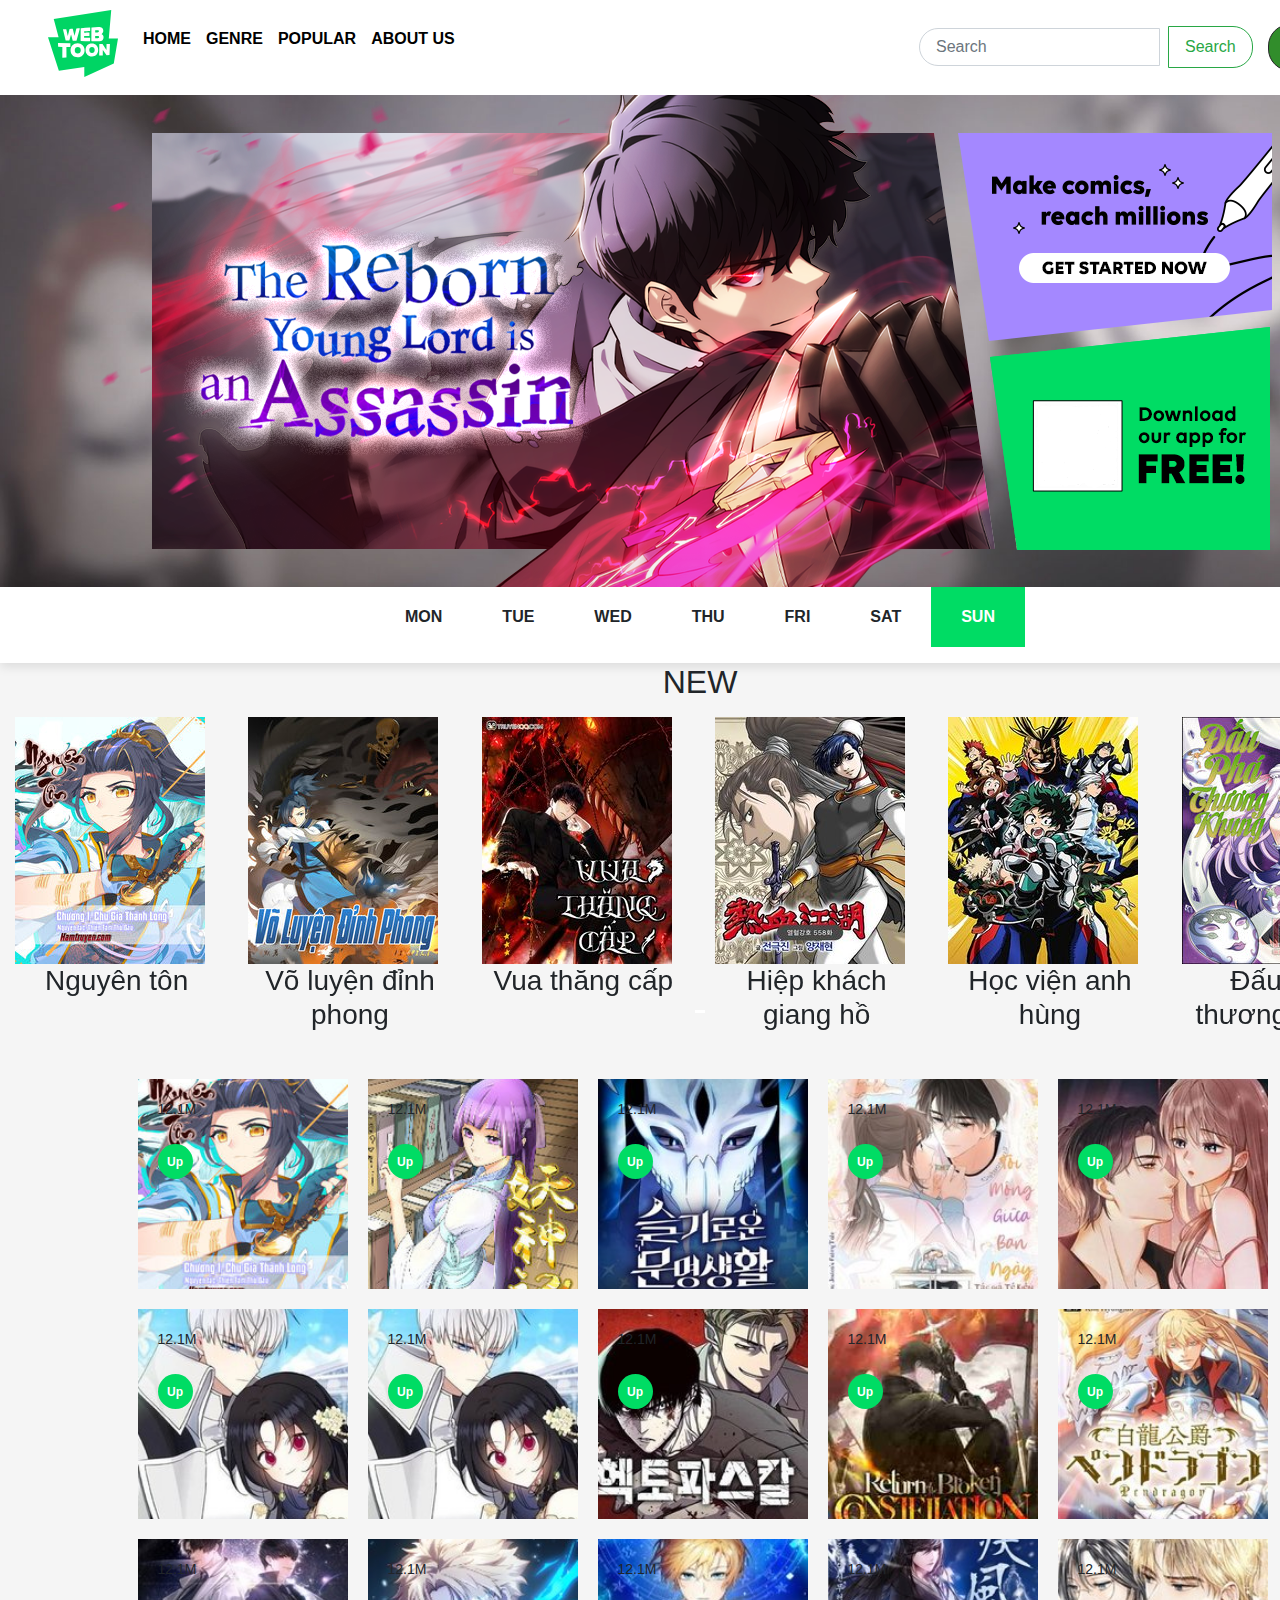
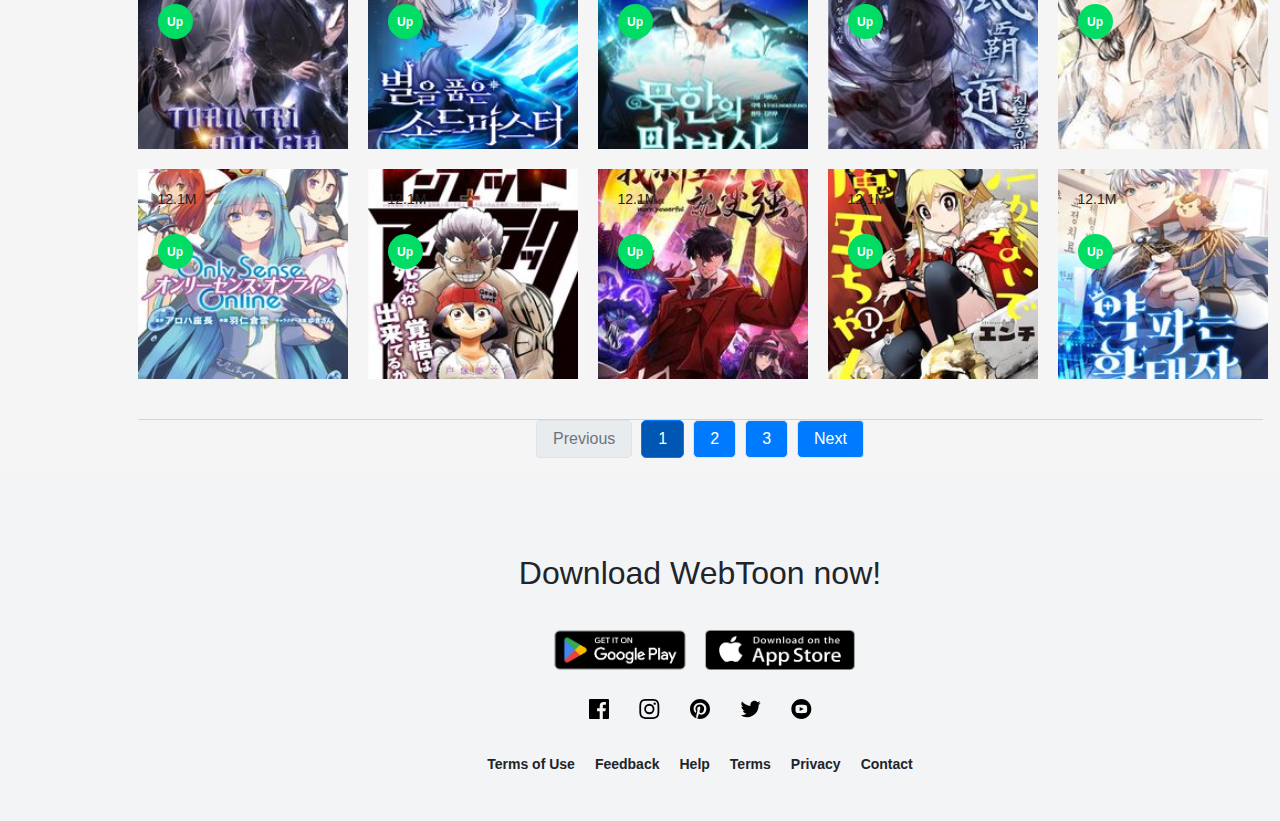
<file: index.html>
<!DOCTYPE html>
<html lang="en">
<head>
    <meta charset="UTF-8">
    <meta name="viewport" content="width=device-width, initial-scale=1.0">
    <link rel="stylesheet" href="https://cdn.jsdelivr.net/npm/bootstrap@4.6.2/dist/css/bootstrap.min.css">
    <script src="https://cdn.jsdelivr.net/npm/jquery@3.7.1/dist/jquery.slim.min.js"></script>
    <script src="https://cdn.jsdelivr.net/npm/popper.js@1.16.1/dist/umd/popper.min.js"></script>
    <script src="https://cdn.jsdelivr.net/npm/bootstrap@4.6.2/dist/js/bootstrap.bundle.min.js"></script>
    <link rel="stylesheet" href="style.css">
    <title>WebToon</title>
    <style>
        .pagination {
            display: flex;
            justify-content: center;
            padding: 0;
            list-style: none;
        }
        .page-item {
            margin: 0 5px;
        }
        .page-link {
            display: block;
            padding: 8px 16px;
            text-decoration: none;
            background-color: #007bff;
            color: white;
            border-radius: 5px;
            transition: background-color 0.3s;
        }
        .page-link:hover {
            background-color: #0056b3;
        }
        .page-item.disabled .page-link {
            background-color: #e9ecef;
            color: #6c757d;
            pointer-events: none;
        }
        .page-item.active .page-link {
            background-color: #0056b3;
            color: white;
            pointer-events: none;
        }
    </style>
</head>
<body>
   <section class="desktop">
        <header>
            <nav class="header-menu">
                <div class="header-menu__left">
                    <h1 class="header-logo"><img src="./images/logo.svg" alt="logo"></h1>
                    <ul class="header-list">
                        <li><a href="original.html">HOME</a></li>
                        <li><a href="genre.html">GENRE</a></li>
                        <li><a href="popular.html">POPULAR</a></li>
                        <li><a href="https://webtoon1.my.canva.site/">ABOUT US</a></li>
                    </ul>
                </div>
                <div class="header-menu__right">
                    <form class="form-inline my-2 my-lg-0">
                        <input class="form-control mr-sm-2" type="search" placeholder="Search" aria-label="Search">
                        <button class="btn btn-outline-success my-2 my-sm-0" type="submit">Search</button>
                    </form>
                   <a href="login.html" class="header-login">Login</a>
                </div>
            </nav>
            <div class="banner">
                <img src="./images/banner.png" alt="banner" class="banner-img">
                <div class="banner-section">
                    <img src="./images/banner-sec-1.png" alt="banner-sec-1" class="banner-sec-1">
                    <img src="./images/banner-sec-2.png" alt="banner-sec-2" class="banner-sec-2">
                </div>
            </div>
        </header>
    <div class="week">
            <ul class="week-list">
                <li>MON</li>
                <li>TUE</li>
                <li>WED</li>
                <li>THU</li>
                <li>FRI</li>
                <li>SAT</li>
                <li class="week-active">SUN</li>
            </ul>
    </div>

    <div style="" class="homepage_suggest">
        <h2>
            <p class="text_list_hot" style="text-align:center; " >
                <i class="fa fa-star" ></i> NEW
            </p>
        </h2>
        <div id="demo" class="carousel slide" data-ride="carousel">

            <!-- Indicators -->
            <ul class="carousel-indicators">
              <li data-target="#demo" data-slide-to="0" class="active" style="color: #d4d4d4 height:; width:1%;"></li>
            </ul>
            
            <!-- The slideshow -->
            <div class="carousel-inner">

                <div class="container-fluid">   
                    <div class="carousel-item active">

                    <div class="row">
                        <div class="col-sm-2 ">
                            <img src="./images/nguyenton.jpg" >
                            <h3 style="text-align:center;">Nguyên tôn</h3>
                        </div>
                        <div class="col-sm-2">
                            <img src="./images/voluyendinhphong.jpg">
                            <h3 style="text-align:center;">Võ luyện đỉnh phong</h3>
                        </div>
                        <div class="col-sm-2">
                            <img src="./images/vuathangcap.jpg">
                            <h3 style="text-align:center;">Vua thăng cấp</h3>
                        </div>
                        <div class="col-sm-2">
                            <img src="./images/hiepkhachgiangho.jpg">
                            <h3 style="text-align:center;">Hiệp khách giang hồ</h3>
                        </div>
                        <div class="col-sm-2">
                            <img src="./images/hocvienanhhung.jpg">
                            <h3 style="text-align:center;">Học viện anh hùng</h3>
                        </div>
                        <div class="col-sm-2">
                            <img src="./images/dauphathuongkhung.jpg">
                            <h3 style="text-align:center;">Đấu phá thương khung</h3>
                        </div>
                        </div>
                    </div>

                    <div class="carousel-item">
                        <div class="row">
                            <div class="col-sm-2">
                                <img src="./images/remonster.jpg">
                                <h3 style="text-align:center;">Re:Monster</h3>
                            </div>
                
                            <div class="col-sm-2">
                                <img src="./images/tenla.jpg">
                                <h3 style="text-align:center;">Murabito Desu Ga Nani Ka?</h3>
                            </div>
                            <div class="col-sm-2">
                                <img src="./images/phongyeuvandao.jpg">
                                <h3 style="text-align:center;">Hiệp khách giang hồ</h3>
                            </div>
                            <div class="col-sm-2">
                                <img src="./images/makechuyen2.jpg">
                                <h3 style="text-align:center;">Ma kể chuyện 2</h3>
                            </div>
                            <div class="col-sm-2">
                                <img src="./images/congnuongsu.jpg">
                                <h3 style="text-align:center;">Công nương sư</h3>
                            </div>
                            <div class="col-sm-2">
                                <img src="./images/anhhungtrolai.jpg">
                                <h3 style="text-align:center;">Anh hùng trở lại</h3>
                            </div>
                        </div>
                    </div>

                    <div class="carousel-item">
                        <div class="row">
                            <div class="col-sm-2">
                                <img src="./images/thanhkiembaothu.jpg">
                                <h3 style="text-align:center;">Thanh kiếm báo thù</h3>
                            </div>
                            <div class="col-sm-2">
                                <img src="./images/chieu-hon-gia-sieu-pham.jpg">
                                <h3 style="text-align:center;">Chiêu hồn giả siêu phàm</h3>
                            </div>
                            <div class="col-sm-2">
                                <img src="./images/mao-hiem-gia-cuoi-cung.jpg">
                                <h3 style="text-align:center;">Mạo hiểm giả cuối cùng</h3>
                            </div>
                            <div class="col-sm-2">
                                <img src="./images/yeu-than-ky.jpg">
                                <h3 style="text-align:center;">Yêu thần ký</h3>
                            </div>
                            <div class="col-sm-2">
                                <img src="./images/toi-da-roi-khoi-to-doi-anh-hung.jpg">
                                <h3 style="text-align:center;">Tôi đã rời khỏi tổ đội anh hùng</h3>
                            </div>
                            <div class="col-sm-2">
                                <img src="./images/bi-mat-cua-co-vo-gyaru.jpg">
                                <h3 style="text-align:center;">Bí mật của cô vợ Gyaru</h3>
                            </div>
                        </div>
                    </div>
                </div>
            </div>
  
            <!-- Left and right controls -->
            <a class="carousel-control-prev" href="#demo" data-slide="prev">
              <span class="carousel-control-prev-icon"></span>
            </a>
            <a class="carousel-control-next" href="#demo" data-slide="next">
              <span class="carousel-control-next-icon"></span>
            </a>
          </div>
    </div>
        <main class="main-content">
           
            <div class="top" class="sto">
                <div class="top-item item item-1">
                    <div class="section-head">
                        
                        <p>12.1M</p>
                        <p class="scan">Up</p>
                    </div>
                    <div class="section-content">
                        <div class="content-head">
                            <h3>Nguyên Tôn</h3>
                            <p>Thiên Tằm Thổ Đậu</p>
                        </div>
                        <p class="content">
                            Truyện tranh Nguyên Tôn được cập nhật nhanh và đầy đủ nhất tại TruyenQQ. Bạn đọc đừng quên để lại bình luận và chia sẻ, ủng hộ TruyenQQ ra các chương mới nhất của truyện Nguyên Tôn.
                        </p>
                    </div>
                </div>
                <div class="top-item item item-2">
                    <div class="section-head">
                        
                        <p>12.1M</p>
                        <p class="scan">Up</p>
                    </div>
                    <div class="section-content">
                        <div class="content-head">
                            <h3>Yêu thần ký</h3>
                            <p>Phát Tiêu Đích Oa Ngưu                            </p>
                        </div>
                        <p class="content">
                            Yêu Thần Vừa Xuất, Ai Dám Tranh Phong                            
                        </p>
                    </div>
                </div>
                <div class="top-item item item-3">
                    <div class="section-head">
                        <p>12.1M</p>
                        <p class="scan">Up</p>
                    </div>
                    <div class="section-content">
                        <div class="content-head">
                            <h3>Nền văn minh Nebula</h3>
                            <p>Wirae1</p>
                        </div>
                        <p class="content">
                            Choi Seong-woon, đạt thứ hạng cao nhất trong trò chơi “Lost World”, hoàn thành xuất sắc mọi thành tích của trò chơi.
                    </div>
                </div>
                <div class="top-item item item-4">
                    <div class="section-head">
                        <p>12.1M</p>
                        <p class="scan">Up</p>
                    </div>
                    <div class="section-content">
                        <div class="content-head">
                            <h3>Mơ về em                           </h3>
                            <p>Tê Kiến                            </p>
                        </div>
                        <p class="content">
                            Cuộc chiến tranh đoạt học bổng diễn ra hừng hực khí thế, ở trước cửa phòng làm việc của thầy chủ nhiệm, Lâm Ngữ Kinh cùng Thẩm Quyện oan gia ngõ hẹp.
                        </p>
                    </div>
                </div>
                <div class="top-item item item-5">
                    <div class="section-head">
                        <p>12.1M</p>
                        <p class="scan">Up</p>
                    </div>
                    <div class="section-content">
                        <div class="content-head">
                            <h3>TỶ PHÚ CHỈ YÊU NGƯỜI VỢ THẾ THÂN CỦA MÌNH</h3>
                            <p>đang cập nhật</p>
                        </div>
                        <p class="content">
                            Ban ngày cô là một nữ giúp việc xấu xí, ban đêm cô cởi bỏ lớp ngụy trang để lộ lộ ra vẻ đẹp, và vào vai cô vợ thế thân cho tỷ phú.
                        </p>
                    </div>
                </div>
                <div class="top-item item item-6">
                    <div class="section-head">
                        <p>12.1M</p>
                        <p class="scan">Up</p>
                    </div>
                    <div class="section-content">
                        <div class="content-head">
                            <h3>Trở Thành Con Gái Nhà Tài Phiệt                            </h3>
                            <p>đang cập nhật</p>
                        </div>
                        <p class="content">
                            Truyện tranh Trở Thành Con Gái Nhà Tài Phiệt được cập nhật nhanh và đầy đủ nhất tại TruyenQQ.
                    </div>
                </div>
                <div class="top-item item item-7">
                    <div class="section-head">
                        <p>12.1M</p>
                        <p class="scan">Up</p>
                    </div>
                    <div class="section-content">
                        <div class="content-head">
                            <h3>Huyền Thoại Tái Xuất   </h3>
                            <p>đang cập nhật</p>
                        </div>
                        <p class="content">
                            Truyện tranh Huyền Thoại Tái Xuất được cập nhật nhanh và đầy đủ nhất tại TruyenQQ.
                    </div>
                </div>
                <div class="top-item item item-8">
                    <div class="section-head">
                        <p>12.1M</p>
                        <p class="scan">Up</p>
                    </div>
                    <div class="section-content">
                        <div class="content-head">
                            <h3>Tàn Tinh Tái Thế
                            </h3>
                            <p>đang cập nhật </p>
                        </div>
                        <p class="content">
                            Hành trình từ một phàm nhân và trở thành thực thể sáng ngang với các vị thần, "Twilight of gods" -  Hoàng hôn của chư thần.
                        </p>
                    </div>
                </div>
                <div class="top-item item item-9">
                    <div class="section-head">
                        <p>12.1M</p>
                        <p class="scan">Up</p>
                    </div>
                    <div class="section-content">
                        <div class="content-head">
                            <h3>Người Chơi Thiết Thụ
                            </h3>
                            <p>đang câph nhật</p>
                        </div>
                        <p class="content">
                            Truyện tranh Người Chơi Thiết Thụ được cập nhật nhanh và đầy đủ nhất tại TruyenQQ. 
                        </p>
                    </div>
                </div>
                <div class="top-item item item-10">
                    <div class="section-head">
                        <p>12.1M</p>
                        <p class="scan">Up</p>
                    </div>
                    <div class="section-content">
                        <div class="content-head">
                            <h3>Công Tước Bạch Long
                            </h3>
                            <p>đang cập nhật</p>
                        </div>
                        <p class="content">
                            Sinh ra là người kế vị của một gia đình quý tộc hạng thấp, Raven Varte bị gán cho tội danh âm mưu nổi dậy chống lại hoàng gia. 
                    </div>
                </div>
                <div class="top-item item item-11">
                    <div class="section-head">
                        <p>12.1M</p>
                        <p class="scan">Up</p>
                    </div>
                    <div class="section-content">
                        <div class="content-head">
                            <h3>Toàn Trí Độc Giả
                            </h3>
                            <p>đang cập nhật</p>
                        </div>
                        <p class="content">
                            Chỉ mình tôi mới biết được kết cục của thế giới này.

                        </p>
                    </div>
                </div>
                <div class="top-item item item-12">
                    <div class="section-head">
                        <p>12.1M</p>
                        <p class="scan">Up</p>
                    </div>
                    <div class="section-content">
                        <div class="content-head">
                            <h3>Tinh Tú Kiếm Sĩ
                            </h3>
                            <p>đang cập nhật</p>
                        </div>
                        <p class="content">                           
                        Truyện tranh Tinh Tú Kiếm Sĩ được cập nhật nhanh và đầy đủ nhất tại TruyenQQ. 
                        </p>
                    </div>
                </div>
                <div class="top-item item item-13">
                    <div class="section-head">
                        <p>12.1M</p>
                        <p class="scan">Up</p>
                    </div>
                    <div class="section-content">
                        <div class="content-head">
                            <h3>Đại Pháp Sư Toàn Năng
                            </h3>
                            <p>đang cập nhật</p>
                        </div>
                        <p class="content">
                            Giấc mơ về sự vô tận của con người giống như một vụ nổ siêu tân tinh lan rộng với tốc độ ánh sáng!

                        </p>
                    </div>
                </div>
                <div class="top-item item item-14">
                    <div class="section-head">
                        <p>12.1M</p>
                        <p class="scan">Up</p>
                    </div>
                    <div class="section-content">
                        <div class="content-head">
                            <h3>Thiên Phong Phách Đạo
                            </h3>
                            <p>đang cập nhật</p>
                        </div>
                        <p class="content">                            
                        Truyện tranh Thiên Phong Phách Đạo được cập nhật nhanh và đầy đủ nhất tại TruyenQQ.
                        </p>
                    </div>
                </div>
                <div class="top-item item item-15">
                    <div class="section-head">
                        <p>12.1M</p>
                        <p class="scan">Up</p>
                    </div>
                    <div class="section-content">
                        <div class="content-head">
                            <h3>Lilien Của Turin
                            </h3>
                            <p>đang cập nhật</p>
                        </div>
                        <p class="content">
                            Câu chuyện tình yêu chữa lành nói không với drama cùng nam chính đẳng cấp mỹ nam
                            “Không sao mà.
                        </p>
                    </div>
                </div>
                <div class="top-item item item-16">
                    <div class="section-head">
                        <p>12.1M</p>
                        <p class="scan">Up</p>
                    </div>
                    <div class="section-content">
                        <div class="content-head">
                            <h3>oso</h3>
                            <p>đang cập nhật</p>
                        </div>
                        <p class="content">
                            Sử dụng hệ thống "Sense", những người chơi sẽ tạo ra các nhân vật độc nhất của họ trong VRMMORPG "Only Sense Online". 
                        </p>
                    </div>
                </div>
                <div class="top-item item item-17">
                    <div class="section-head">
                        <p>12.1M</p>
                        <p class="scan">Up</p>
                    </div>
                    <div class="section-content">
                        <div class="content-head">
                            <h3>Undead Unluck
                            </h3>
                            <p>đang cập nhật</p>
                        </div>
                        <p class="content">
                            Một cô gái có khả năng khiến cho những ai tiếp xúc với cô gặp xui xẻo, tùy theo mức độ tiếp xúc và thời gian mà vận xui lớn hay nhỏ.
                        </p>
                    </div>
                </div>
                <div class="top-item item item-18">
                    <div class="section-head">
                        <p>12.1M</p>
                        <p class="scan">Up</p>
                    </div>
                    <div class="section-content">
                        <div class="content-head">
                            <h3>Càng Đánh Càng Mạnh
                            </h3>
                            <p>đang cập nhật</p>
                        </div>
                        <p class="content">Trong thế giới tương lai, dị thú xâm chiếm trái đất, nhân loại rơi vào nguy cơ bị diệt chủng. 
                        </p>
                    </div>
                </div>
                <div class="top-item item item-19">
                    <div class="section-head">
                        <p>12.1M</p>
                        <p class="scan">Up</p>
                    </div>
                    <div class="section-content">
                        <div class="content-head">
                            <h3>Don't Cry Maou-Chan
                            </h3>
                            <p>đang cập nhật</p>
                        </div>
                        <p class="content">
                            
Truyện tranh Don't Cry Maou-Chan được cập nhật nhanh và đầy đủ nhất tại TruyenQQ. 
                        </p>
                    </div>
                </div>
                <div class="top-item item item-20">
                    <div class="section-head">
                        <p>12.1M</p>
                        <p class="scan">Up</p>
                    </div>
                    <div class="section-content">
                        <div class="content-head">
                            <h3>Hoàng Tử Bán Thuốc
                            </h3>
                            <p>đang cập nhật</p>
                        </div>
                        <p class="content">
                            Truyện cùng tác giả bộ "Bậc Thầy Thiết Kế Điền Trang"
                        </p>
                    </div>
                </div>
            </div>
            <ul class="pagination">
                <li class="page-item disabled"><a class="page-link" href="#" tabindex="-1">Previous</a></li>
                <li class="page-item active"><a class="page-link" href="original.html">1</a></li>
                <li class="page-item"><a class="page-link" href="page2.html">2</a></li>
                <li class="page-item"><a class="page-link" href="page3.html">3</a></li>
                <li class="page-item"><a class="page-link" href="page2.html">Next</a></li>
            </ul>
            
            <script>
                document.addEventListener('DOMContentLoaded', function() {
                    const url = window.location.pathname;
                    const currentPage = url.substring(url.lastIndexOf('/') + 1);
            
                    const prevLink = document.querySelector('.page-item.disabled .page-link');
                    const nextLink = document.querySelector('.pagination .page-item:last-child .page-link');
            
                    switch(currentPage) {
                        case 'original.html':
                            prevLink.parentElement.classList.add('disabled');
                            nextLink.href = '/page2.html';
                            break;
                        case 'page2.html':
                            document.querySelector('.pagination .page-item:nth-child(1) .page-link').href = '/original.html';
                            nextLink.href = '/page3.html';
                            break;
                        case 'page3.html':
                            document.querySelector('.pagination .page-item:nth-child(1) .page-link').href = '/page2.html';
                            nextLink.parentElement.classList.add('disabled');
                            break;
                        default:
                            prevLink.href = '#';
                            nextLink.href = '#';
                    }
            
                    document.querySelectorAll('.page-item').forEach(item => {
                        if (item.querySelector('.page-link').getAttribute('href').includes(currentPage)) {
                            item.classList.add('active');
                        }
                    });
                });
            </script>
        </main>
        
        <footer class="footer">
            <div class="footer-app">
                <h2>Download WebToon now!</h2>
                <div class="app-flex">
                    <img src="./images/gg-play.png" alt="google-play">
                    <img src="./images/appstore.png" alt="app-store">
                </div>
            </div>
            <div class="footer-icon">
                <svg xmlns="http://www.w3.org/2000/svg" width="20" height="20">
                    <path fill="#FFF"
                        d="M18.896 0H1.104C.494 0 0 .494 0 1.104v17.793C0 19.506.494 20 1.104 20h9.58v-7.745H8.076V9.237h2.606V7.01c0-2.583 1.578-3.99 3.883-3.99 1.104 0 2.052.082 2.329.119v2.7h-1.598c-1.254 0-1.496.597-1.496 1.47v1.928h2.989l-.39 3.018h-2.6V20h5.098c.608 0 1.102-.494 1.102-1.104V1.104C20 .494 19.506 0 18.896 0z" />
                </svg>
                <svg xmlns="http://www.w3.org/2000/svg" width="21" height="20">
                    <path fill="#FFF"
                        d="M10.333 1.802c2.67 0 2.987.01 4.042.059 2.71.123 3.976 1.409 4.1 4.099.048 1.054.057 1.37.057 4.04 0 2.672-.01 2.988-.058 4.042-.124 2.687-1.386 3.975-4.099 4.099-1.055.048-1.37.058-4.042.058-2.67 0-2.986-.01-4.04-.058-2.717-.124-3.976-1.416-4.1-4.1-.048-1.054-.058-1.37-.058-4.041 0-2.67.01-2.986.058-4.04.124-2.69 1.387-3.977 4.1-4.1 1.054-.048 1.37-.058 4.04-.058zm0-1.802C7.618 0 7.278.012 6.211.06 2.579.227.56 2.242.394 5.877.345 6.944.334 7.284.334 10s.011 3.057.06 4.123c.166 3.632 2.181 5.65 5.816 5.817 1.068.048 1.408.06 4.123.06 2.716 0 3.057-.012 4.124-.06 3.628-.167 5.651-2.182 5.816-5.817.049-1.066.06-1.407.06-4.123s-.011-3.056-.06-4.122C20.11 2.249 18.093.228 14.458.06 13.39.01 13.049 0 10.333 0zm0 4.865a5.135 5.135 0 100 10.27 5.135 5.135 0 000-10.27zm0 8.468a3.333 3.333 0 110-6.666 3.333 3.333 0 010 6.666zm5.339-9.87a1.2 1.2 0 10-.001 2.4 1.2 1.2 0 000-2.4z" />
                </svg>
                <svg xmlns="http://www.w3.org/2000/svg" width="20" height="20">
                    <path fill="#FFF"
                        d="M10 0C4.478 0 0 4.477 0 10c0 4.237 2.636 7.855 6.356 9.312-.088-.791-.167-2.005.035-2.868.182-.78 1.172-4.97 1.172-4.97s-.299-.6-.299-1.486c0-1.39.806-2.428 1.81-2.428.852 0 1.264.64 1.264 1.408 0 .858-.545 2.14-.828 3.33-.236.995.5 1.807 1.48 1.807 1.778 0 3.144-1.874 3.144-4.58 0-2.393-1.72-4.068-4.177-4.068-2.845 0-4.515 2.135-4.515 4.34 0 .859.331 1.781.745 2.281a.3.3 0 01.069.288l-.278 1.133c-.044.183-.145.223-.335.134-1.249-.581-2.03-2.407-2.03-3.874 0-3.154 2.292-6.052 6.608-6.052 3.469 0 6.165 2.473 6.165 5.776 0 3.447-2.173 6.22-5.19 6.22-1.013 0-1.965-.525-2.291-1.148l-.623 2.378c-.226.869-.835 1.958-1.244 2.621.937.29 1.931.446 2.962.446 5.522 0 10-4.477 10-10S15.522 0 10 0z" />
                </svg>
                <svg xmlns="http://www.w3.org/2000/svg" width="21" height="18">
                    <path fill="#FFF"
                        d="M20.667 2.797a8.192 8.192 0 01-2.357.646 4.11 4.11 0 001.804-2.27 8.22 8.22 0 01-2.606.996A4.096 4.096 0 0014.513.873c-2.649 0-4.595 2.472-3.997 5.038a11.648 11.648 0 01-8.457-4.287 4.109 4.109 0 001.27 5.478A4.086 4.086 0 011.47 6.59c-.045 1.901 1.317 3.68 3.29 4.075a4.113 4.113 0 01-1.853.07 4.106 4.106 0 003.834 2.85 8.25 8.25 0 01-6.075 1.7 11.616 11.616 0 006.29 1.843c7.618 0 11.922-6.434 11.662-12.205a8.354 8.354 0 002.048-2.124z" />
                </svg>
                <svg xmlns="http://www.w3.org/2000/svg" width="21" height="20">
                    <path fill="#FFF"
                        d="M10.333 0c-5.522 0-10 4.478-10 10 0 5.523 4.478 10 10 10 5.523 0 10-4.477 10-10 0-5.522-4.477-10-10-10zm3.701 14.077c-1.752.12-5.653.12-7.402 0C4.735 13.947 4.514 13.018 4.5 10c.014-3.024.237-3.947 2.132-4.077 1.749-.12 5.651-.12 7.402 0 1.898.13 2.118 1.059 2.133 4.077-.015 3.024-.238 3.947-2.133 4.077zM8.667 8.048l4.097 1.949-4.097 1.955V8.048z" />
                </svg>
            </div>
            <ul class="footer-list">
                <li>Terms of Use</li>
                <li>Feedback</li>
                <li>Help</li>
                <li>Terms</li>
                <li>Privacy</li>
                <li>Contact</li>
            </ul>
        </footer>
   </section>
</body>
</html>
</file>
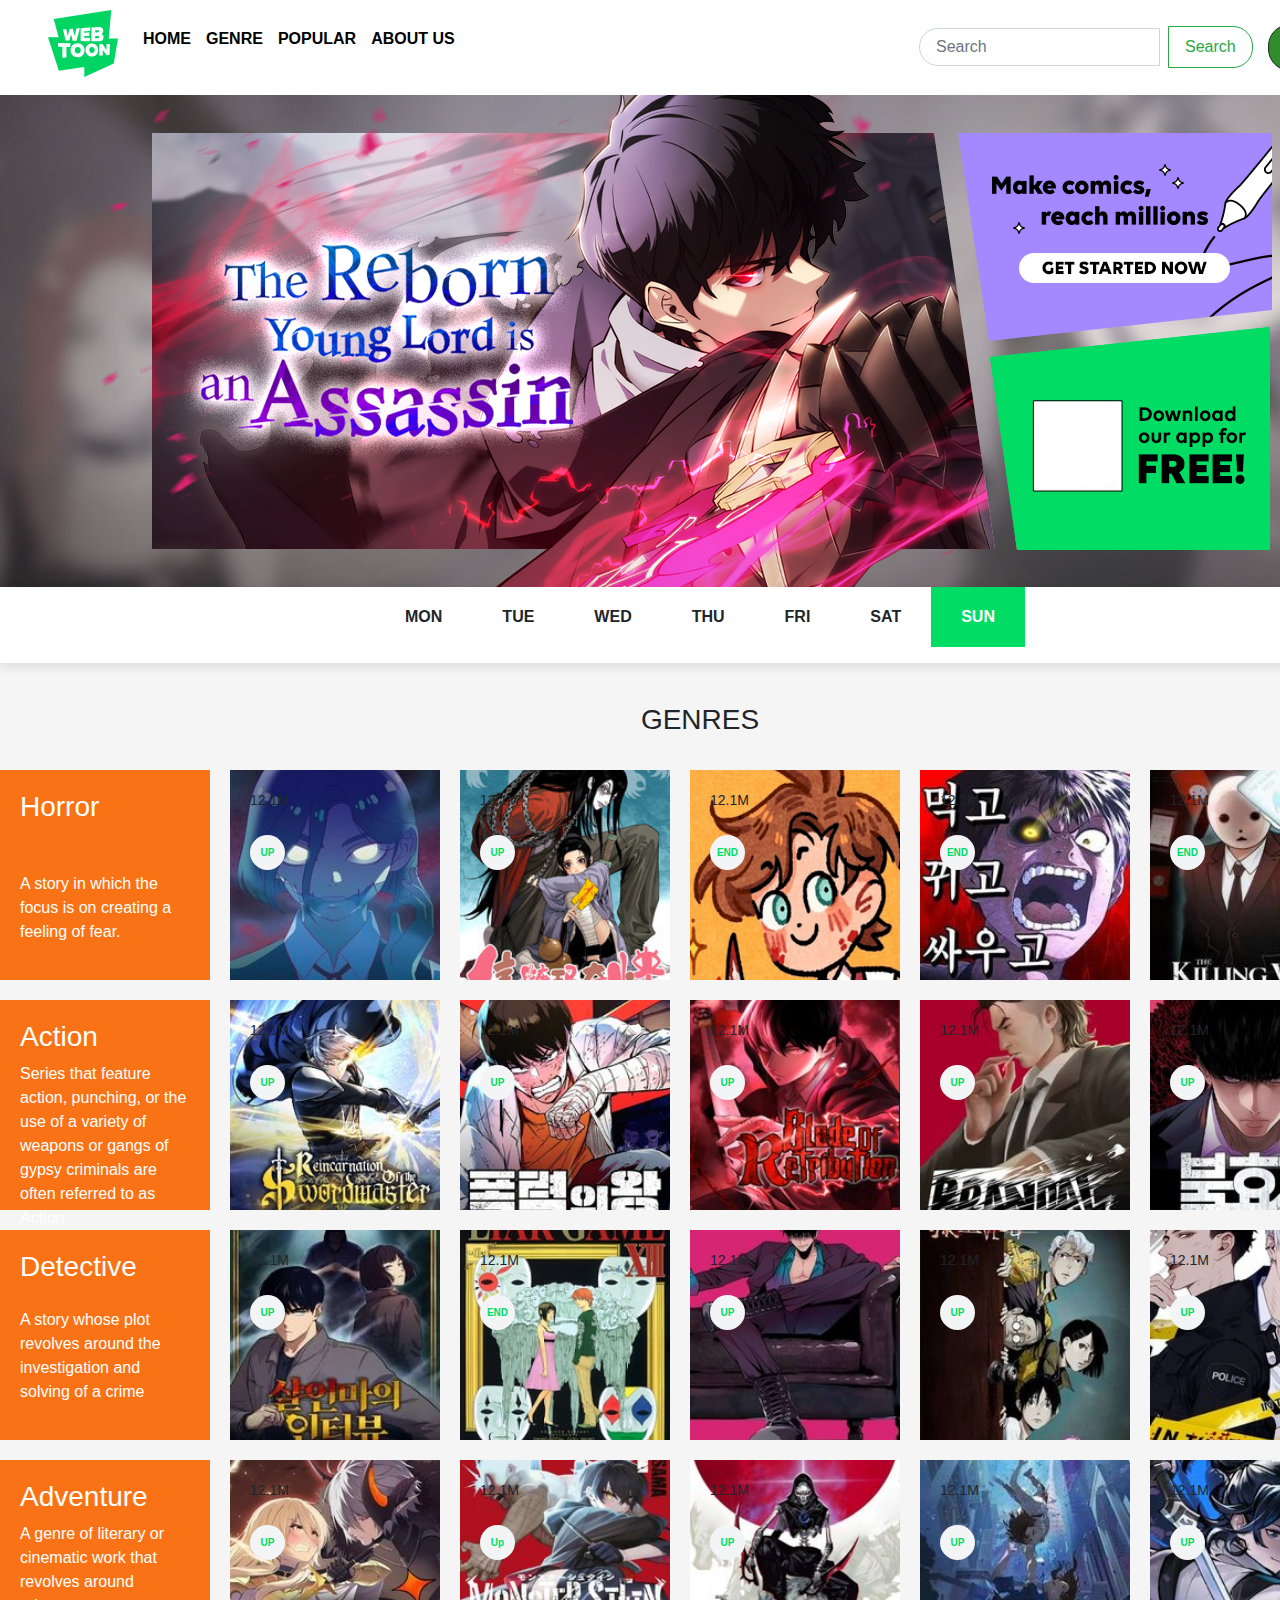
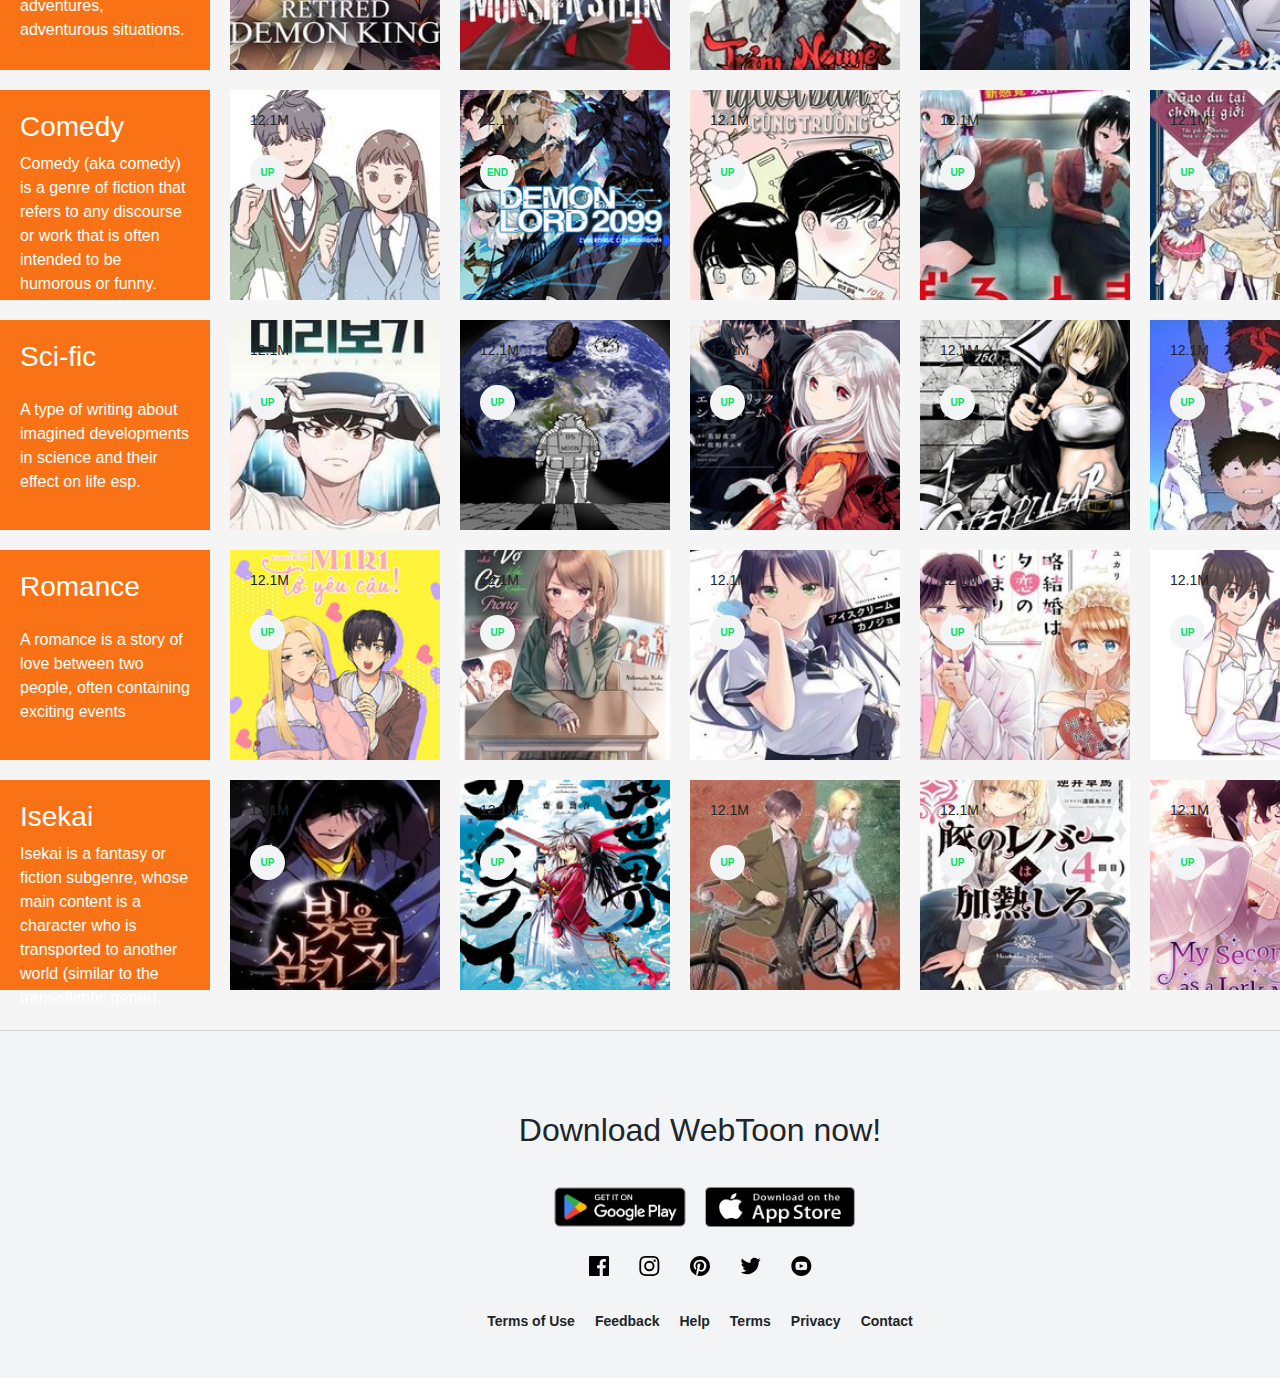
<file: genre.html>
<!DOCTYPE html>
<html lang="en">
<head>
    <meta charset="UTF-8">
    <meta name="viewport" content="width=device-width, initial-scale=1.0">
    <link rel="stylesheet" href="https://cdn.jsdelivr.net/npm/bootstrap@4.6.2/dist/css/bootstrap.min.css">
    <script src="https://cdn.jsdelivr.net/npm/jquery@3.7.1/dist/jquery.slim.min.js"></script>
    <script src="https://cdn.jsdelivr.net/npm/popper.js@1.16.1/dist/umd/popper.min.js"></script>
    <script src="https://cdn.jsdelivr.net/npm/bootstrap@4.6.2/dist/js/bootstrap.bundle.min.js"></script>
    <link rel="stylesheet" href="style.css">
    <title>WebToon</title>
</head>
<body>
   <section class="desktop">
    <header>
        <nav class="header-menu">
            <div class="header-menu__left">
                <h1 class="header-logo"><img src="./images/logo.svg" alt="logo"></h1>
                <ul class="header-list">
                    <li><a href="original.html">HOME</a></li>
                    <li><a href="genre.html">GENRE</a></li>
                    <li><a href="popular.html">POPULAR</a></li>
                    <li><a href="https://webtoon1.my.canva.site/">ABOUT US</a></li>
                </ul>
            </div>
            <div class="header-menu__right">
                <form class="form-inline my-2 my-lg-0">
                    <input class="form-control mr-sm-2" type="search" placeholder="Search" aria-label="Search">
                    <button class="btn btn-outline-success my-2 my-sm-0" type="submit">Search</button>
                </form>
               <a href="login.html" class="header-login">Login</a>
            </div>
        </nav>
        <div class="banner">
            <img src="./images/banner.png" alt="banner" class="banner-img">
            <div class="banner-section">
                <img src="./images/banner-sec-1.png" alt="banner-sec-1" class="banner-sec-1">
                <img src="./images/banner-sec-2.png" alt="banner-sec-2" class="banner-sec-2">
            </div>
        </div>
    </header>
    <div class="week">
        <ul class="week-list">
            <li>MON</li>
            <li>TUE</li>
            <li>WED</li>
            <li>THU</li>
            <li>FRI</li>
            <li>SAT</li>
            <li class="week-active">SUN</li>
        </ul>
    </div>
        <div>
            <div class="genres">
                <h2 class="headline">Genres</h2>
                <!-- horor -->
                <div class="genres-list">
                    <div class="genres-head item  horror">
                        <h3>Horror</h3>
                        <p> A story in which the focus is on creating a feeling of fear.</p>
                    </div>
                    <div class="genres-item item item-1">
                        <div class="section-head">
                            <p>12.1M</p>
                            <p class="scan">UP</p>
                        </div>
                        <div class="section-content">
                            <div class="content-head">
                                <h3>Ma Kể Chuyện 2
                                </h3>
                                <p>đang cập nhật</p>
                            </div>
                            <p class="content">Bạn nghĩ những câu chuyện ma quỷ là đáng sợ lắm rồi sao? Thử lắng nghe những câu chuyện được kể bởi những hồn ma xem.


                            </p>
                        </div>
                    </div>
                    <div class="genres-item item item-2">
                        <div class="section-head">
                            <p>12.1M</p>
                            <p class="scan">UP</p>
                        </div>
                        <div class="section-content">
                            <div class="content-head">
                                <h3>Caramal Kỳ Quái
                                </h3>
                                <p>đang cập nhật</p>
                            </div>
                            <p class="content">
                                Truyện tranh Caramal Kỳ Quái được cập nhật nhanh và đầy đủ nhất tại TruyenQQ. 
                            </p>
                        </div>
                    </div>
                    <div class="genres-item item item-3">
                        <div class="section-head">
                            <p>12.1M</p>
                            <p class="scan">END</p>
                        </div>
                        <div class="section-content">
                            <div class="content-head">
                                <h3>Killy Valentino
                                </h3>
                                <p>đang cập nhật</p>
                            </div>
                            <p class="content">
                                Những mẩu chuyện nhỏ về một chú búp bê vui vẻ, lấy giết chóc làm trò tiêu khiển cho thần linh. Cậu còn có một người bạn là Ma cà rồng, luôn mang lại niềm vui cho mọi người. Tên của cậu là Killy!
                            </p>
                        </div>
                    </div>
                    <div class="genres-item item item-4">
                        <div class="section-head">
                            <p>12.1M</p>
                            <p class="scan">END</p>
                        </div>
                        <div class="section-content">
                            <div class="content-head">
                                <h3>Thực Quỷ
                                </h3>
                                <p>đang cập nhật</p>
                            </div>
                            <p class="content">
                                Meok Gwi-Sa' là một Thợ săn quái vật để bảo vệ thế giới loài người. Sau khi thả quỷ địa ngục, anh ta mất đi sức mạnh của mình.
                            </p>
                        </div>
                    </div>
                    <div class="genres-item item item-5">
                        <div class="section-head">
                            <p>12.1M</p>
                            <p class="scan">END</p>
                        </div>
                        <div class="section-content">
                            <div class="content-head">
                                <h3>Lá Phiếu Tử Hình
                                </h3>
                                <p>đang cập nhật</p>
                            </div>
                            <p class="content">
                                Truyện tranh Lá Phiếu Tử Hình được cập nhật nhanh và đầy đủ nhất tại TruyenQQ. 
                            </p>
                        </div>
                    </div>
                </div>
                <!-- action -->
                <div class="genres-list">
                    <div class="genres-head item action">
                        <h3>Action</h3>
                        <p> Series that feature action, punching, or the use of a variety of weapons or gangs of gypsy criminals are often referred to as Action.</p>
                    </div>
                    <div class="genres-item item item-6">
                        <div class="section-head">
                            <p>12.1M</p>
                            <p class="scan">UP</p>
                        </div>
                        <div class="section-content">
                            <div class="content-head">
                                <h3>Kiếm Thánh Trọng Sinh
                                </h3>
                                <p>đang cập nhật</p>
                            </div>
                            <p class="content">
                                Truyện tranh Kiếm Thánh Trọng Sinh được cập nhật nhanh và đầy đủ nhất tại TruyenQQ.
                            </p>
                        </div>
                    </div>
                    <div class="genres-item item item-7">
                        <div class="section-head">
                            <p>12.1M</p>
                            <p class="scan">UP</p>
                        </div>
                        <div class="section-content">
                            <div class="content-head">
                                <h3>Bạo Lực Vương
                                </h3>
                                <p>đang cập nhật</p>
                            </div>
                            <p class="content">
                                Truyện tranh Bạo Lực Vương được cập nhật nhanh và đầy đủ nhất tại TruyenQQ.
                            </p>
                        </div>
                    </div>
                    <div class="genres-item item item-8">
                        <div class="section-head">
                            <p>12.1M</p>
                            <p class="scan">UP</p>
                        </div>
                        <div class="section-content">
                            <div class="content-head">
                                <h3>Thanh Kiếm Báo Thù
                                </h3>
                                <p>đang cập nhật</p>
                            </div>
                            <p class="content">
                                anh ta nhận được tin rằng em gái của anh ta, Shiyeon, đã tự tử. Trong đám tang, Shiho nhận ra có gì đó không ổn. Không phải tự tử, cô ấy bị giết.
                            </p>
                        </div>
                    </div>
                    <div class="genres-item item item-9">
                        <div class="section-head">
                            <p>12.1M</p>
                            <p class="scan">UP</p>
                        </div>
                        <div class="section-content">
                            <div class="content-head">
                                <h3>Brandal
                                </h3>
                                <p>đang cập nhật</p>
                            </div>
                            <p class="content">Vì người thương bị bậc thầy Silat giết hại, KOLOMENJENG quay trở lại thế giới Silat để tìm ra tên bạo chúa đã đoạt mạng người anh ta thầm mến.


                            </p>
                        </div>
                    </div>
                    <div class="genres-item item item-10">
                        <div class="section-head">
                            <p>12.1M</p>
                            <p class="scan">UP</p>
                        </div>
                        <div class="section-content">
                            <div class="content-head">
                                <h3>Đứa Con Báo Thù
                                </h3>
                                <p>đang cập nhật</p>
                            </div>
                            <p class="content">
                                Kang Pildu, một công tố viên tâm thần máu lạnh nhận được tin mẹ mình qua đời. Anh phát hiện ra rằng “Tập đoàn Seonhwa” do cha anh và các anh trai lãnh đạo có liên quan đến cái chết của cô. 
                            </p>
                        </div>
                    </div>
                </div>
                <!-- detective -->
                <div class="genres-list"> 
                    <div class="genres-head item detective">
                        <h3>Detective</h3>
                        <p> A story whose plot revolves around the investigation and solving of a crime</p>
                    </div>
                    <div class="genres-item item item-11">
                        <div class="section-head">
                            <p>12.1M</p>
                            <p class="scan">UP</p>
                        </div>
                        <div class="section-content">
                            <div class="content-head">
                                <h3>Phỏng Vấn Sát Nhân
                                </h3>
                                <p>đang cập nhật</p>
                            </div>
                            <p class="content">
                                Hajun mồ côi cha mẹ và sống với bà ngoại. Sau khi biết được sự thật về cái chết của cha mẹ mình.
                            </p>
                        </div>
                    </div>
                    <div class="genres-item item item-12">
                        <div class="section-head">
                            <p>12.1M</p>
                            <p class="scan">END</p>
                        </div>
                        <div class="section-content">
                            <div class="content-head">
                                <h3>Liar Game
                                </h3>
                                <p>đang cập nhật</p>
                            </div>
                            <p class="content">
                                Câu chuyện về Liar Game bắt đầu khi 1 tấm thiệp được gửi đến cho Kanzaki Nao, một cô gái thuộc dạng... ngây thơ cụ. 
                            </p>
                        </div>
                    </div>
                    <div class="genres-item item item-13">
                        <div class="section-head">
                            <p>12.1M</p>
                            <p class="scan">UP</p>
                        </div>
                        <div class="section-content">
                            <div class="content-head">
                                <h3>Cuồng Thám
                                </h3>
                                <p>đang cập nhật</p>
                            </div>
                            <p class="content">
                                Triệu Ngọc cứ tưởng rằng mũi thuốc độc trên chiếc ghế tử hình kia đã chấm dứt sinh mạng của hắn, nào ngờ, mở mắt ra đã thấy mình sống lại trong một hình hài khác ở một thế giới khác.
                            </p>
                        </div>
                    </div>
                    <div class="genres-item item item-14">
                        <div class="section-head">
                            <p>12.1M</p>
                            <p class="scan">UP</p>
                        </div>
                        <div class="section-content">
                            <div class="content-head">
                                <h3>Trinh Thám Vlog
                                </h3>
                                <p>đang cập nhật</p>
                            </div>
                            <p class="content">
                                Dung Tiểu Cường là nhiếp ảnh gia của một nhóm Vlog chuyên quay các sự kiện kì bí. Nhóm này vô danh và tạo mánh lới quảng cáo thông qua gian lận.
                            </p>
                        </div>
                    </div>
                    <div class="genres-item item item-15">
                        <div class="section-head">
                            <p>12.1M</p>
                            <p class="scan">UP</p>
                        </div>
                        <div class="section-content">
                            <div class="content-head">
                                <h3>Trong Bóng Tối
                                </h3>
                                <p>đang cập nhật</p>
                            </div>
                            <p class="content"> Rốt cục tôi là ai? Cái chết chỉ là một khởi đầu mới. Trở về cảnh cục sau khi kết thúc nhiệm vụ nằm vùng, một kí ức khác trong người Tạ Lam Sơn dần dần thức tỉnh
                            </p>
                        </div>
                    </div>
                </div>
                <!-- adventure -->
                <div class="genres-list">
                    <div class="genres-head item adventure">
                        <h3>Adventure</h3>
                        <p>A genre of literary or cinematic work that revolves around adventures, adventurous situations.</p>
                    </div>
                    <div class="genres-item item item-16">
                        <div class="section-head">
                            <p>12.1M</p>
                            <p class="scan">UP</p>
                        </div>
                        <div class="section-content">
                            <div class="content-head">
                                <h3>Quỷ Vương Về Hưu
                                </h3>
                                <p>đang cập nhật</p>
                            </div>
                            <p class="content">
                                Khi Quỷ vương bị anh hùng thách thức, nói rằng hắn không biết gì về tình yêu, hắn ta thâm nhập vào học viện anh hùng của loài ngươi.
                            </p>
                        </div>
                    </div>
                    <div class="genres-item item item-17">
                        <div class="section-head">
                            <p>12.1M</p>
                            <p class="scan">Up</p>
                        </div>
                        <div class="section-content">
                            <div class="content-head">
                                <h3>Monster Stein
                                </h3>
                                <p>đang cập nhật</p>
                            </div>
                            <p class="content">Vài thập kỷ trước, loài người đã gây chiến với những sinh vật trong truyền thuyết như người sói và phù thủy, và đang trên bờ vực diệt vong.
                            </p>
                        </div>
                    </div>
                    <div class="genres-item item item-18">
                        <div class="section-head">
                            <p>12.1M</p>
                            <p class="scan">UP</p>
                        </div>
                        <div class="section-content">
                            <div class="content-head">
                                <h3>Trảm Nguyệt
                                </h3>
                                <p>đang cập nhật</p>
                            </div>
                            <p class="content">
                                Sau khi hóa thành BOSS của thế giới này, ta ẩn mình trong những người chơi để tìm kiếm những bí mật của thế giới.
                            </p>
                        </div>
                    </div>
                    <div class="genres-item item item-19">
                        <div class="section-head">
                            <p>12.1M</p>
                            <p class="scan">UP</p>
                        </div>
                        <div class="section-content">
                            <div class="content-head">
                                <h3>Hoạt Hải
                                </h3>
                                <p>đang cập nhật</p>
                            </div>
                            <p class="content">
                                Truyện tranh Hoạt Hải được cập nhật nhanh và đầy đủ nhất tại TruyenQQ. 
                            </p>
                        </div>
                    </div>
                    <div class="genres-item item item-20">
                        <div class="section-head">
                            <p>12.1M</p>
                            <p class="scan">UP</p>
                        </div>
                        <div class="section-content">
                            <div class="content-head">
                                <h3>Nhất Niệm Tiêu Dao
                                </h3>
                                <p>đang cập nhật</p>
                            </div>
                            <p class="content">
                                Trần Tiêu bị bệnh sau đó xuyên đến thế giới tu chân.
                            </p>
                        </div>
                    </div>
                </div>
                <!-- comedy -->
                <div class="genres-list">
                    <div class="genres-head item comedy">
                        <h3>Comedy</h3>
                        <p>Comedy (aka comedy) is a genre of fiction that refers to any discourse or work that is often intended to be humorous or funny.</p>
                    </div>
                    <div class="genres-item item item-21">
                        <div class="section-head">
                            <p>12.1M</p>
                            <p class="scan">UP</p>
                        </div>
                        <div class="section-content">
                            <div class="content-head">
                                <h3>Khi Ngày Đó Đến
                                </h3>
                                <p>Omyo
                                </p>
                            </div>
                            <p class="content">
                                Norang và Paran được cả trường biết như là một cặp đôi hoàn hảo – thực tế thì cả hai đã chia tay nhau.
                            </p>
                        </div>
                    </div>
                    <div class="genres-item item item-22">
                        <div class="section-head">
                            <p>12.1M</p>
                            <p class="scan">END</p>
                        </div>
                        <div class="section-content">
                            <div class="content-head">
                                <h3>Maou 2099
                                </h3>
                                <p>đang cập nhật</p>
                            </div>
                            <p class="content">Năm 2099 tại thành phố Shinjuku, Ma Vương huyền thoại Veltol đã trở lại thành phố tương lai đã phát triển thịnh vượng.
                            </p>
                        </div>
                    </div>
                    <div class="genres-item item item-23">
                        <div class="section-head">
                            <p>12.1M</p>
                            <p class="scan">UP</p>
                        </div>
                        <div class="section-content">
                            <div class="content-head">
                                <h3>Người Bạn Cùng Trường
                                </h3>
                                <p>đang cập nhật</p>
                            </div>
                            <p class="content">
                                Một câu chuyện đẹp về mối tình đầu ở tuổi thanh xuân. Yoo Han vô tình bị thu hút bởi cô bạn cùng lớp - Geo Ul, một cô gái luôn nghiêm túc trong học tập.
                            </p>
                        </div>
                    </div>
                    <div class="genres-item item item-24">
                        <div class="section-head">
                            <p>12.1M</p>
                            <p class="scan">UP</p>
                        </div>
                        <div class="section-content">
                            <div class="content-head">
                                <h3>Oboro Và Machi
                                </h3>
                                <p>đang cập nhật</p>
                            </div>
                            <p class="content">
                                Chuyển trường từ tỉnh Miyagi đến cuộc sống nhộn nhịp, xô bồ tại một trường trung học ở Tokyo.
                            </p>
                        </div>
                    </div>
                    <div class="genres-item item item-25">
                        <div class="section-head">
                            <p>12.1M</p>
                            <p class="scan">UP</p>
                        </div>
                        <div class="section-content">
                            <div class="content-head">
                                <h3>Ngao Du Tại Chốn Dị Giới
                                </h3>
                                <p>đang cập nhật</p>
                            </div>
                            <p class="content">
                                Sora, một cậu bé người Nhật được triệu hồi đến một thế giới khác, đã có được kỹ năng "Đi bộ". 
                            </p>
                        </div>
                    </div>
                </div>
                <!-- sci-fi -->
                <div class="genres-list">
                    <div class="genres-head item sci-fic">
                        <h3>Sci-fic</h3>
                        <p>A type of writing about imagined developments in science and their effect on life esp.</p>
                    </div>
                    <div class="genres-item item item-26">
                        <div class="section-head">
                            <p>12.1M</p>
                            <p class="scan">UP</p>
                        </div>
                        <div class="section-content">
                            <div class="content-head">
                                <h3>Nhìn Trước Tương Lai
                                </h3>
                                <p>đang cập nhật</p>
                            </div>
                            <p class="content">Cậu sinh viên nhút nhát Cheon Seon-woo có được khả năng nhìn thấy tương lai. Nếu không thể tránh khỏi số phận thì đành đối mặt với nó!


                            </p>
                        </div>
                    </div>
                    <div class="genres-item item item-27">
                        <div class="section-head">
                            <p>12.1M</p>
                            <p class="scan">UP</p>
                        </div>
                        <div class="section-content">
                            <div class="content-head">
                                <h3>Mắc Kẹt Trên Mặt Trăng
                                </h3>
                                <p>đang cập nhật</p>
                            </div>
                            <p class="content">Sau khi một tiểu hành tinh phá hủy Trái Đất, Moon Yoo vô tình trở thành người cuối cùng còn tồn tại, hoặc ít nhất là anh nghĩ vậy.
                            </p>
                        </div>
                    </div>
                    <div class="genres-item item item-28">
                        <div class="section-head">
                            <p>12.1M</p>
                            <p class="scan">UP</p>
                        </div>
                        <div class="section-content">
                            <div class="content-head">
                                <h3>Hội Chứng Thiên Thần
                                </h3>
                                <p>đang cập nhật</p>
                            </div>
                            <p class="content">
                                Sinh nhật thứ 12, Angele mắc một căn bệnh kì lạ chết người, khiến cho cơ thể bị bao phủ bởi lông vũ. 
                            </p>
                        </div>
                    </div>
                    <div class="genres-item item item-29">
                        <div class="section-head">
                            <p>12.1M</p>
                            <p class="scan">UP</p>
                        </div>
                        <div class="section-content">
                            <div class="content-head">
                                <h3>Caterpillar
                                </h3>
                                <p>đang cập nhật</p>
                            </div>
                            <p class="content">Câu chuyện diễn ra trước những sự kiện trong “Arachnid” khoảng 1 năm. Nhân vật chính là Caterpillar – Sâu Bướm, một sát thủ của Tổ Chức.


                            </p>
                        </div>
                    </div>
                    <div class="genres-item item item-30">
                        <div class="section-head">
                            <p>12.1M</p>
                            <p class="scan">UP</p>
                        </div>
                        <div class="section-content">
                            <div class="content-head">
                                <h3>Player
                                </h3>
                                <p>dang cập nhật</p>
                            </div>
                            <p class="content">
                                Truyện tranh Player được cập nhật nhanh và đầy đủ nhất tại TruyenQQ
                            </p>
                        </div>
                    </div>
                </div>
                <!-- romance -->
                <div class="genres-list">
                    <div class="genres-head item romance">
                        <h3>Romance</h3>
                        <p>A romance is a story of love between two people, often containing exciting events</p>
                    </div>
                    <div class="genres-item item item-31">
                        <div class="section-head">
                            <p>12.1M</p>
                            <p class="scan">UP</p>
                        </div>
                        <div class="section-content">
                            <div class="content-head">
                                <h3>Miki, Tớ Yêu Cậu!
                                </h3>
                                <p>Obata Tsunechika
                                </p>
                            </div>
                            <p class="content">
                                Kousaka là một chàng trai trầm tính, rụt rè, cậu sẽ rất vui nếu bạn bè trong lớp không để tâm đến cậu ấy.
                            </p>
                        </div>
                    </div>
                    <div class="genres-item item item-32">
                        <div class="section-head">
                            <p>12.1M</p>
                            <p class="scan">UP</p>
                        </div>
                        <div class="section-content">
                            <div class="content-head">
                                <h3>Có Nhỏ Vợ Cũ Hồi Xuân Trong Lớp Tôi
                                </h3>
                                <p>đang cập nhật</p>
                            </div>
                            <p class="content">Gặp lại người vợ cũ đã chia tay, để rồi yêu lại một lần nữa.


                            </p>
                        </div>
                    </div>
                    <div class="genres-item item item-33">
                        <div class="section-head">
                            <p>12.1M</p>
                            <p class="scan">UP</p>
                        </div>
                        <div class="section-content">
                            <div class="content-head">
                                <h3>Ice Cream Kanojo
                                </h3>
                                <p>dang cập nhật</p>
                            </div>
                            <p class="content">
                                “Kanta Date chỉ có một khuyết điểm duy nhất là chiều cao khiêm tốn, ngoài ra anh ấy là một học sinh trung học bình thường như bao người khác.
                            </p>
                        </div>
                    </div>
                    <div class="genres-item item item-34">
                        <div class="section-head">
                            <p>12.1M</p>
                            <p class="scan">UP</p>
                        </div>
                        <div class="section-content">
                            <div class="content-head">
                                <h3>Cuộc Hôn Nhân Vụ Lợi Của...hai Otaku?
                                </h3>
                                <p>đang cập nhật</p>
                            </div>
                            <p class="content">
                                "Đây chỉ là cuộc hôn nhân vì lợi ích đôi bên thôi, tôi không can dự chuyện của cô, cô liên can gì đến tôi, cứ vậy mà sống là được".
                            </p>
                        </div>
                    </div>
                    <div class="genres-item item item-35">
                        <div class="section-head">
                            <p>12.1M</p>
                            <p class="scan">UP</p>
                        </div>
                        <div class="section-content">
                            <div class="content-head">
                                <h3>Con Gái Của Mafia
                                </h3>
                                <p>đang cập nhật</p>
                            </div>
                            <p class="content">Câu chuyện kể về một chàng trai bình thường tên Mekh, cuộc đời sắp thay đổi vào thời điểm anh vô tình đụng phải cô gái khét tiếng và dễ bị hiểu lầm tên Saran.


                            </p>
                        </div>
                    </div>
                </div>
                <!-- isekai -->
                <div class="genres-list">
                    <div class="genres-head item isekai">
                        <h3>Isekai</h3>
                        <p>Isekai is a fantasy or fiction subgenre, whose main content is a character who is transported to another world (similar to the transatlantic genre).</p>
                    </div>
                    <div class="genres-item item item-36">
                        <div class="section-head">
                            <p>12.1M</p>
                            <p class="scan">UP</p>
                        </div>
                        <div class="section-content">
                            <div class="content-head">
                                <h3>Kẻ Nuốt Chửng Ánh Sáng
                                </h3>
                                <p>đang cập nhật</p>
                            </div>
                            <p class="content">Để trả thù những kẻ đã phản bội mình, ta quyết tâm trở thành sứ giả của Chúa.


                            </p>
                        </div>
                    </div>
                    <div class="genres-item item item-37">
                        <div class="section-head">
                            <p>12.1M</p>
                            <p class="scan">UP</p>
                        </div>
                        <div class="section-content">
                            <div class="content-head">
                                <h3>Isekai Samurai
                                    </h3>
                                <p>Saitou Keigo
                                </p>
                            </div>
                            <p class="content">
                                Kiếm sĩ mạnh nhất thời Chiến Quốc, được chuyển đến một thế giới khác
                            </p>
                        </div>
                    </div>
                    <div class="genres-item item item-38">
                        <div class="section-head">
                            <p>12.1M</p>
                            <p class="scan">UP</p>
                        </div>
                        <div class="section-content">
                            <div class="content-head">
                                <h3>Trùng Sinh Trở Lại 1983 Làm Phú Hào
                                </h3>
                                <p>đang cập nhật</p>
                            </div>
                            <p class="content">
                                Đưa ra thị trường tổng giám đốc tuần tại phong ngoài ý muốn trùng sinh đến năm 1983.
                            </p>
                        </div>
                    </div>
                    <div class="genres-item item item-39">
                        <div class="section-head">
                            <p>12.1M</p>
                            <p class="scan">UP</p>
                        </div>
                        <div class="section-content">
                            <div class="content-head">
                                <h3>Chuyển Sinh Thành Lợn Ở Thế Giới Khác
                                </h3>
                                <p>Takuma Sakai
                                </p>
                            </div>
                            <p class="content">Một thanh niên chết vì ăn gan lợn sống và chuyển sinh thành lợn ở thế giới khác

                            </p>
                        </div>
                    </div>
                    <div class="genres-item item item-40">
                        <div class="section-head">
                            <p>12.1M</p>
                            <p class="scan">UP</p>
                        </div>
                        <div class="section-content">
                            <div class="content-head">
                                <h3>Kiếp Thứ Hai Đầy Rắc Rối
                                </h3>
                                <p>đang cập nhật</p>
                            </div>
                            <p class="content">
                                Kozue, một người phụ nữ đã lãng phí cả cuộc đời mình cho những kẻ tồi tệ, cô tái sinh sang một thế giới khác với thân phận là Công chúa Christa.
                            </p>
                        </div>
                    </div>
                </div>
    
                </div>
            </div>
        </div>
        <footer class="footer">
            <div class="footer-app">
                <h2>Download WebToon now!</h2>
                <div class="app-flex">
                    <img src="./images/gg-play.png" alt="google-play">
                    <img src="./images/appstore.png" alt="app-store">
                </div>
            </div>
            <div class="footer-icon">
                <svg xmlns="http://www.w3.org/2000/svg" width="20" height="20">
                    <path fill="#FFF"
                        d="M18.896 0H1.104C.494 0 0 .494 0 1.104v17.793C0 19.506.494 20 1.104 20h9.58v-7.745H8.076V9.237h2.606V7.01c0-2.583 1.578-3.99 3.883-3.99 1.104 0 2.052.082 2.329.119v2.7h-1.598c-1.254 0-1.496.597-1.496 1.47v1.928h2.989l-.39 3.018h-2.6V20h5.098c.608 0 1.102-.494 1.102-1.104V1.104C20 .494 19.506 0 18.896 0z" />
                </svg>
                <svg xmlns="http://www.w3.org/2000/svg" width="21" height="20">
                    <path fill="#FFF"
                        d="M10.333 1.802c2.67 0 2.987.01 4.042.059 2.71.123 3.976 1.409 4.1 4.099.048 1.054.057 1.37.057 4.04 0 2.672-.01 2.988-.058 4.042-.124 2.687-1.386 3.975-4.099 4.099-1.055.048-1.37.058-4.042.058-2.67 0-2.986-.01-4.04-.058-2.717-.124-3.976-1.416-4.1-4.1-.048-1.054-.058-1.37-.058-4.041 0-2.67.01-2.986.058-4.04.124-2.69 1.387-3.977 4.1-4.1 1.054-.048 1.37-.058 4.04-.058zm0-1.802C7.618 0 7.278.012 6.211.06 2.579.227.56 2.242.394 5.877.345 6.944.334 7.284.334 10s.011 3.057.06 4.123c.166 3.632 2.181 5.65 5.816 5.817 1.068.048 1.408.06 4.123.06 2.716 0 3.057-.012 4.124-.06 3.628-.167 5.651-2.182 5.816-5.817.049-1.066.06-1.407.06-4.123s-.011-3.056-.06-4.122C20.11 2.249 18.093.228 14.458.06 13.39.01 13.049 0 10.333 0zm0 4.865a5.135 5.135 0 100 10.27 5.135 5.135 0 000-10.27zm0 8.468a3.333 3.333 0 110-6.666 3.333 3.333 0 010 6.666zm5.339-9.87a1.2 1.2 0 10-.001 2.4 1.2 1.2 0 000-2.4z" />
                </svg>
                <svg xmlns="http://www.w3.org/2000/svg" width="20" height="20">
                    <path fill="#FFF"
                        d="M10 0C4.478 0 0 4.477 0 10c0 4.237 2.636 7.855 6.356 9.312-.088-.791-.167-2.005.035-2.868.182-.78 1.172-4.97 1.172-4.97s-.299-.6-.299-1.486c0-1.39.806-2.428 1.81-2.428.852 0 1.264.64 1.264 1.408 0 .858-.545 2.14-.828 3.33-.236.995.5 1.807 1.48 1.807 1.778 0 3.144-1.874 3.144-4.58 0-2.393-1.72-4.068-4.177-4.068-2.845 0-4.515 2.135-4.515 4.34 0 .859.331 1.781.745 2.281a.3.3 0 01.069.288l-.278 1.133c-.044.183-.145.223-.335.134-1.249-.581-2.03-2.407-2.03-3.874 0-3.154 2.292-6.052 6.608-6.052 3.469 0 6.165 2.473 6.165 5.776 0 3.447-2.173 6.22-5.19 6.22-1.013 0-1.965-.525-2.291-1.148l-.623 2.378c-.226.869-.835 1.958-1.244 2.621.937.29 1.931.446 2.962.446 5.522 0 10-4.477 10-10S15.522 0 10 0z" />
                </svg>
                <svg xmlns="http://www.w3.org/2000/svg" width="21" height="18">
                    <path fill="#FFF"
                        d="M20.667 2.797a8.192 8.192 0 01-2.357.646 4.11 4.11 0 001.804-2.27 8.22 8.22 0 01-2.606.996A4.096 4.096 0 0014.513.873c-2.649 0-4.595 2.472-3.997 5.038a11.648 11.648 0 01-8.457-4.287 4.109 4.109 0 001.27 5.478A4.086 4.086 0 011.47 6.59c-.045 1.901 1.317 3.68 3.29 4.075a4.113 4.113 0 01-1.853.07 4.106 4.106 0 003.834 2.85 8.25 8.25 0 01-6.075 1.7 11.616 11.616 0 006.29 1.843c7.618 0 11.922-6.434 11.662-12.205a8.354 8.354 0 002.048-2.124z" />
                </svg>
                <svg xmlns="http://www.w3.org/2000/svg" width="21" height="20">
                    <path fill="#FFF"
                        d="M10.333 0c-5.522 0-10 4.478-10 10 0 5.523 4.478 10 10 10 5.523 0 10-4.477 10-10 0-5.522-4.477-10-10-10zm3.701 14.077c-1.752.12-5.653.12-7.402 0C4.735 13.947 4.514 13.018 4.5 10c.014-3.024.237-3.947 2.132-4.077 1.749-.12 5.651-.12 7.402 0 1.898.13 2.118 1.059 2.133 4.077-.015 3.024-.238 3.947-2.133 4.077zM8.667 8.048l4.097 1.949-4.097 1.955V8.048z" />
                </svg>
            </div>
            <ul class="footer-list">
                <li>Terms of Use</li>
                <li>Feedback</li>
                <li>Help</li>
                <li>Terms</li>
                <li>Privacy</li>
                <li>Contact</li>
            </ul>
        </footer>
   </section> 
</body>
</html>
</file>
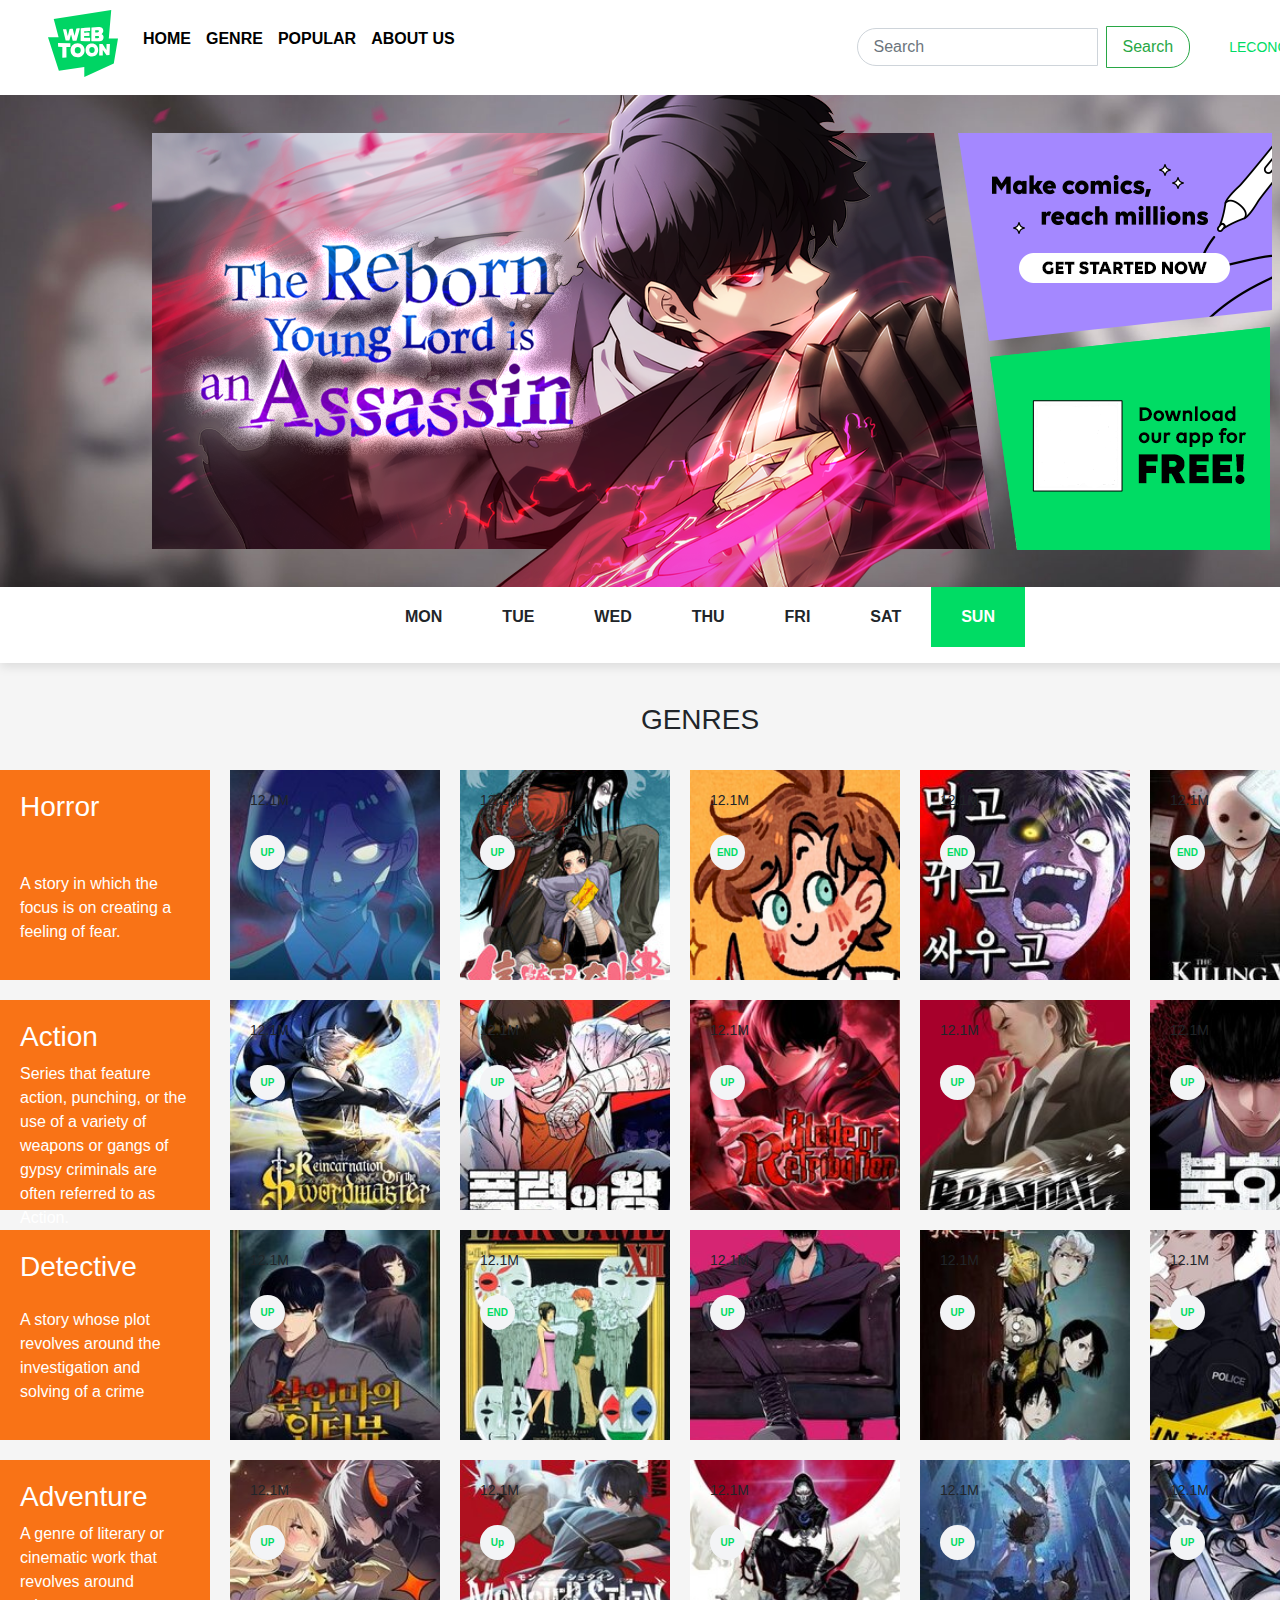
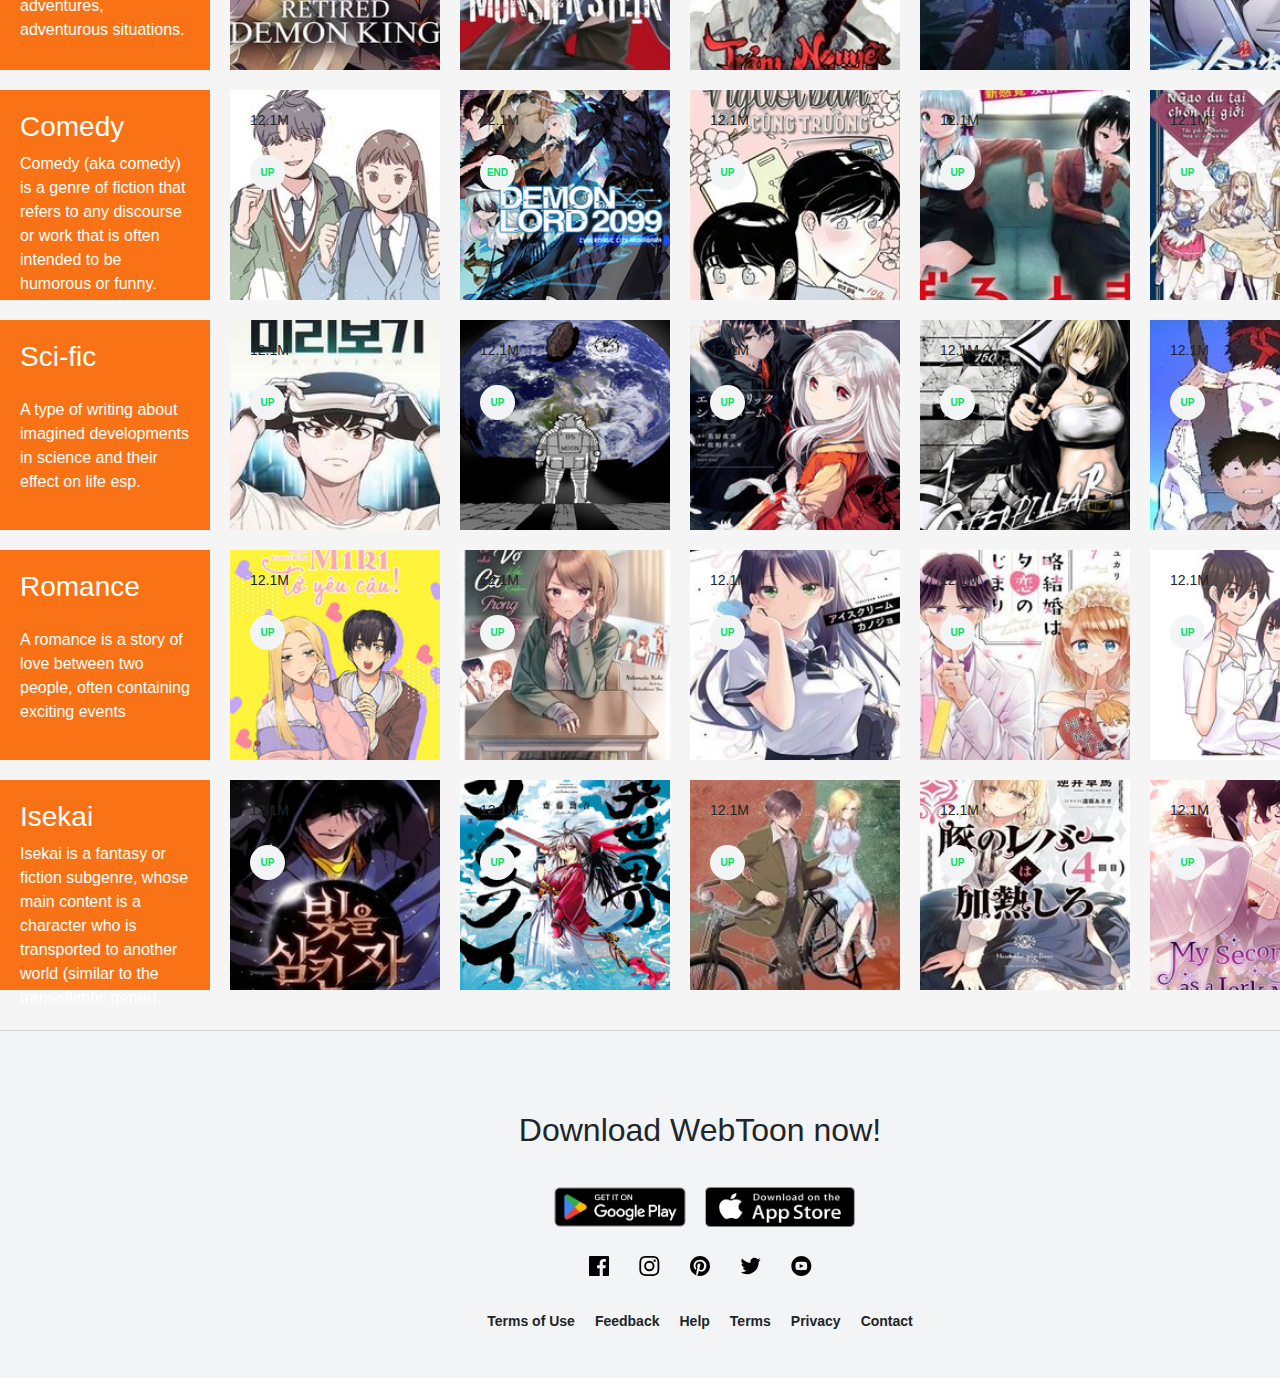
<file: genre1.html>
<!DOCTYPE html>
<html lang="en">
<head>
    <meta charset="UTF-8">
    <meta name="viewport" content="width=device-width, initial-scale=1.0">
    <link rel="stylesheet" href="https://cdn.jsdelivr.net/npm/bootstrap@4.6.2/dist/css/bootstrap.min.css">
    <script src="https://cdn.jsdelivr.net/npm/jquery@3.7.1/dist/jquery.slim.min.js"></script>
    <script src="https://cdn.jsdelivr.net/npm/popper.js@1.16.1/dist/umd/popper.min.js"></script>
    <script src="https://cdn.jsdelivr.net/npm/bootstrap@4.6.2/dist/js/bootstrap.bundle.min.js"></script>
    <link rel="stylesheet" href="style2.css">
    <title>WebToon</title>
</head>
<body>
   <section class="desktop">
    <header>
        <nav class="header-menu">
            <div class="header-menu__left">
                <h1 class="header-logo"><img src="./images/logo.svg" alt="logo"></h1>
                <ul class="header-list">
                    <li><a href="original1.html">HOME</a></li>
                    <li><a href="genre1.html">GENRE</a></li>
                    <li><a href="popular1.html">POPULAR</a></li>
                    <li><a href="https://webtoon1.my.canva.site/">ABOUT US</a></li>
                </ul>
            </div>
            <div class="header-menu__right">
                <form class="form-inline my-2 my-lg-0">
                    <input class="form-control mr-sm-2" type="search" placeholder="Search" aria-label="Search">
                    <button class="btn btn-outline-success my-2 my-sm-0" type="submit">Search</button>
                </form>
                <a href="#" class="header-login">lecongnhan</a>
            </div>
        </nav>
        <div class="banner">
            <img src="./images/banner.png" alt="banner" class="banner-img">
            <div class="banner-section">
                <img src="./images/banner-sec-1.png" alt="banner-sec-1" class="banner-sec-1">
                <img src="./images/banner-sec-2.png" alt="banner-sec-2" class="banner-sec-2">
            </div>
        </div>
    </header>
    <div class="week">
        <ul class="week-list">
            <li>MON</li>
            <li>TUE</li>
            <li>WED</li>
            <li>THU</li>
            <li>FRI</li>
            <li>SAT</li>
            <li class="week-active">SUN</li>
        </ul>
    </div>
        <div>
            <div class="genres">
                <h2 class="headline">Genres</h2>
                <!-- horor -->
                <div class="genres-list">
                    <div class="genres-head item  horror">
                        <h3>Horror</h3>
                        <p> A story in which the focus is on creating a feeling of fear.</p>
                    </div>
                    <div class="genres-item item item-1">
                        <div class="section-head">
                            <p>12.1M</p>
                            <p class="scan">UP</p>
                        </div>
                        <div class="section-content">
                            <div class="content-head">
                                <h3>Ma Kể Chuyện 2
                                </h3>
                                <p>đang cập nhật</p>
                            </div>
                            <p class="content">Bạn nghĩ những câu chuyện ma quỷ là đáng sợ lắm rồi sao? Thử lắng nghe những câu chuyện được kể bởi những hồn ma xem.


                            </p>
                        </div>
                    </div>
                    <div class="genres-item item item-2">
                        <div class="section-head">
                            <p>12.1M</p>
                            <p class="scan">UP</p>
                        </div>
                        <div class="section-content">
                            <div class="content-head">
                                <h3>Caramal Kỳ Quái
                                </h3>
                                <p>đang cập nhật</p>
                            </div>
                            <p class="content">
                                Truyện tranh Caramal Kỳ Quái được cập nhật nhanh và đầy đủ nhất tại TruyenQQ. 
                            </p>
                        </div>
                    </div>
                    <div class="genres-item item item-3">
                        <div class="section-head">
                            <p>12.1M</p>
                            <p class="scan">END</p>
                        </div>
                        <div class="section-content">
                            <div class="content-head">
                                <h3>Killy Valentino
                                </h3>
                                <p>đang cập nhật</p>
                            </div>
                            <p class="content">
                                Những mẩu chuyện nhỏ về một chú búp bê vui vẻ, lấy giết chóc làm trò tiêu khiển cho thần linh. Cậu còn có một người bạn là Ma cà rồng, luôn mang lại niềm vui cho mọi người. Tên của cậu là Killy!
                            </p>
                        </div>
                    </div>
                    <div class="genres-item item item-4">
                        <div class="section-head">
                            <p>12.1M</p>
                            <p class="scan">END</p>
                        </div>
                        <div class="section-content">
                            <div class="content-head">
                                <h3>Thực Quỷ
                                </h3>
                                <p>đang cập nhật</p>
                            </div>
                            <p class="content">
                                Meok Gwi-Sa' là một Thợ săn quái vật để bảo vệ thế giới loài người. Sau khi thả quỷ địa ngục, anh ta mất đi sức mạnh của mình.
                            </p>
                        </div>
                    </div>
                    <div class="genres-item item item-5">
                        <div class="section-head">
                            <p>12.1M</p>
                            <p class="scan">END</p>
                        </div>
                        <div class="section-content">
                            <div class="content-head">
                                <h3>Lá Phiếu Tử Hình
                                </h3>
                                <p>đang cập nhật</p>
                            </div>
                            <p class="content">
                                Truyện tranh Lá Phiếu Tử Hình được cập nhật nhanh và đầy đủ nhất tại TruyenQQ. 
                            </p>
                        </div>
                    </div>
                </div>
                <!-- action -->
                <div class="genres-list">
                    <div class="genres-head item action">
                        <h3>Action</h3>
                        <p> Series that feature action, punching, or the use of a variety of weapons or gangs of gypsy criminals are often referred to as Action.</p>
                    </div>
                    <div class="genres-item item item-6">
                        <div class="section-head">
                            <p>12.1M</p>
                            <p class="scan">UP</p>
                        </div>
                        <div class="section-content">
                            <div class="content-head">
                                <h3>Kiếm Thánh Trọng Sinh
                                </h3>
                                <p>đang cập nhật</p>
                            </div>
                            <p class="content">
                                Truyện tranh Kiếm Thánh Trọng Sinh được cập nhật nhanh và đầy đủ nhất tại TruyenQQ.
                            </p>
                        </div>
                    </div>
                    <div class="genres-item item item-7">
                        <div class="section-head">
                            <p>12.1M</p>
                            <p class="scan">UP</p>
                        </div>
                        <div class="section-content">
                            <div class="content-head">
                                <h3>Bạo Lực Vương
                                </h3>
                                <p>đang cập nhật</p>
                            </div>
                            <p class="content">
                                Truyện tranh Bạo Lực Vương được cập nhật nhanh và đầy đủ nhất tại TruyenQQ.
                            </p>
                        </div>
                    </div>
                    <div class="genres-item item item-8">
                        <div class="section-head">
                            <p>12.1M</p>
                            <p class="scan">UP</p>
                        </div>
                        <div class="section-content">
                            <div class="content-head">
                                <h3>Thanh Kiếm Báo Thù
                                </h3>
                                <p>đang cập nhật</p>
                            </div>
                            <p class="content">
                                anh ta nhận được tin rằng em gái của anh ta, Shiyeon, đã tự tử. Trong đám tang, Shiho nhận ra có gì đó không ổn. Không phải tự tử, cô ấy bị giết.
                            </p>
                        </div>
                    </div>
                    <div class="genres-item item item-9">
                        <div class="section-head">
                            <p>12.1M</p>
                            <p class="scan">UP</p>
                        </div>
                        <div class="section-content">
                            <div class="content-head">
                                <h3>Brandal
                                </h3>
                                <p>đang cập nhật</p>
                            </div>
                            <p class="content">Vì người thương bị bậc thầy Silat giết hại, KOLOMENJENG quay trở lại thế giới Silat để tìm ra tên bạo chúa đã đoạt mạng người anh ta thầm mến.


                            </p>
                        </div>
                    </div>
                    <div class="genres-item item item-10">
                        <div class="section-head">
                            <p>12.1M</p>
                            <p class="scan">UP</p>
                        </div>
                        <div class="section-content">
                            <div class="content-head">
                                <h3>Đứa Con Báo Thù
                                </h3>
                                <p>đang cập nhật</p>
                            </div>
                            <p class="content">
                                Kang Pildu, một công tố viên tâm thần máu lạnh nhận được tin mẹ mình qua đời. Anh phát hiện ra rằng “Tập đoàn Seonhwa” do cha anh và các anh trai lãnh đạo có liên quan đến cái chết của cô. 
                            </p>
                        </div>
                    </div>
                </div>
                <!-- detective -->
                <div class="genres-list"> 
                    <div class="genres-head item detective">
                        <h3>Detective</h3>
                        <p> A story whose plot revolves around the investigation and solving of a crime</p>
                    </div>
                    <div class="genres-item item item-11">
                        <div class="section-head">
                            <p>12.1M</p>
                            <p class="scan">UP</p>
                        </div>
                        <div class="section-content">
                            <div class="content-head">
                                <h3>Phỏng Vấn Sát Nhân
                                </h3>
                                <p>đang cập nhật</p>
                            </div>
                            <p class="content">
                                Hajun mồ côi cha mẹ và sống với bà ngoại. Sau khi biết được sự thật về cái chết của cha mẹ mình.
                            </p>
                        </div>
                    </div>
                    <div class="genres-item item item-12">
                        <div class="section-head">
                            <p>12.1M</p>
                            <p class="scan">END</p>
                        </div>
                        <div class="section-content">
                            <div class="content-head">
                                <h3>Liar Game
                                </h3>
                                <p>đang cập nhật</p>
                            </div>
                            <p class="content">
                                Câu chuyện về Liar Game bắt đầu khi 1 tấm thiệp được gửi đến cho Kanzaki Nao, một cô gái thuộc dạng... ngây thơ cụ. 
                            </p>
                        </div>
                    </div>
                    <div class="genres-item item item-13">
                        <div class="section-head">
                            <p>12.1M</p>
                            <p class="scan">UP</p>
                        </div>
                        <div class="section-content">
                            <div class="content-head">
                                <h3>Cuồng Thám
                                </h3>
                                <p>đang cập nhật</p>
                            </div>
                            <p class="content">
                                Triệu Ngọc cứ tưởng rằng mũi thuốc độc trên chiếc ghế tử hình kia đã chấm dứt sinh mạng của hắn, nào ngờ, mở mắt ra đã thấy mình sống lại trong một hình hài khác ở một thế giới khác.
                            </p>
                        </div>
                    </div>
                    <div class="genres-item item item-14">
                        <div class="section-head">
                            <p>12.1M</p>
                            <p class="scan">UP</p>
                        </div>
                        <div class="section-content">
                            <div class="content-head">
                                <h3>Trinh Thám Vlog
                                </h3>
                                <p>đang cập nhật</p>
                            </div>
                            <p class="content">
                                Dung Tiểu Cường là nhiếp ảnh gia của một nhóm Vlog chuyên quay các sự kiện kì bí. Nhóm này vô danh và tạo mánh lới quảng cáo thông qua gian lận.
                            </p>
                        </div>
                    </div>
                    <div class="genres-item item item-15">
                        <div class="section-head">
                            <p>12.1M</p>
                            <p class="scan">UP</p>
                        </div>
                        <div class="section-content">
                            <div class="content-head">
                                <h3>Trong Bóng Tối
                                </h3>
                                <p>đang cập nhật</p>
                            </div>
                            <p class="content"> Rốt cục tôi là ai? Cái chết chỉ là một khởi đầu mới. Trở về cảnh cục sau khi kết thúc nhiệm vụ nằm vùng, một kí ức khác trong người Tạ Lam Sơn dần dần thức tỉnh
                            </p>
                        </div>
                    </div>
                </div>
                <!-- adventure -->
                <div class="genres-list">
                    <div class="genres-head item adventure">
                        <h3>Adventure</h3>
                        <p>A genre of literary or cinematic work that revolves around adventures, adventurous situations.</p>
                    </div>
                    <div class="genres-item item item-16">
                        <div class="section-head">
                            <p>12.1M</p>
                            <p class="scan">UP</p>
                        </div>
                        <div class="section-content">
                            <div class="content-head">
                                <h3>Quỷ Vương Về Hưu
                                </h3>
                                <p>đang cập nhật</p>
                            </div>
                            <p class="content">
                                Khi Quỷ vương bị anh hùng thách thức, nói rằng hắn không biết gì về tình yêu, hắn ta thâm nhập vào học viện anh hùng của loài ngươi.
                            </p>
                        </div>
                    </div>
                    <div class="genres-item item item-17">
                        <div class="section-head">
                            <p>12.1M</p>
                            <p class="scan">Up</p>
                        </div>
                        <div class="section-content">
                            <div class="content-head">
                                <h3>Monster Stein
                                </h3>
                                <p>đang cập nhật</p>
                            </div>
                            <p class="content">Vài thập kỷ trước, loài người đã gây chiến với những sinh vật trong truyền thuyết như người sói và phù thủy, và đang trên bờ vực diệt vong.
                            </p>
                        </div>
                    </div>
                    <div class="genres-item item item-18">
                        <div class="section-head">
                            <p>12.1M</p>
                            <p class="scan">UP</p>
                        </div>
                        <div class="section-content">
                            <div class="content-head">
                                <h3>Trảm Nguyệt
                                </h3>
                                <p>đang cập nhật</p>
                            </div>
                            <p class="content">
                                Sau khi hóa thành BOSS của thế giới này, ta ẩn mình trong những người chơi để tìm kiếm những bí mật của thế giới.
                            </p>
                        </div>
                    </div>
                    <div class="genres-item item item-19">
                        <div class="section-head">
                            <p>12.1M</p>
                            <p class="scan">UP</p>
                        </div>
                        <div class="section-content">
                            <div class="content-head">
                                <h3>Hoạt Hải
                                </h3>
                                <p>đang cập nhật</p>
                            </div>
                            <p class="content">
                                Truyện tranh Hoạt Hải được cập nhật nhanh và đầy đủ nhất tại TruyenQQ. 
                            </p>
                        </div>
                    </div>
                    <div class="genres-item item item-20">
                        <div class="section-head">
                            <p>12.1M</p>
                            <p class="scan">UP</p>
                        </div>
                        <div class="section-content">
                            <div class="content-head">
                                <h3>Nhất Niệm Tiêu Dao
                                </h3>
                                <p>đang cập nhật</p>
                            </div>
                            <p class="content">
                                Trần Tiêu bị bệnh sau đó xuyên đến thế giới tu chân.
                            </p>
                        </div>
                    </div>
                </div>
                <!-- comedy -->
                <div class="genres-list">
                    <div class="genres-head item comedy">
                        <h3>Comedy</h3>
                        <p>Comedy (aka comedy) is a genre of fiction that refers to any discourse or work that is often intended to be humorous or funny.</p>
                    </div>
                    <div class="genres-item item item-21">
                        <div class="section-head">
                            <p>12.1M</p>
                            <p class="scan">UP</p>
                        </div>
                        <div class="section-content">
                            <div class="content-head">
                                <h3>Khi Ngày Đó Đến
                                </h3>
                                <p>Omyo
                                </p>
                            </div>
                            <p class="content">
                                Norang và Paran được cả trường biết như là một cặp đôi hoàn hảo – thực tế thì cả hai đã chia tay nhau.
                            </p>
                        </div>
                    </div>
                    <div class="genres-item item item-22">
                        <div class="section-head">
                            <p>12.1M</p>
                            <p class="scan">END</p>
                        </div>
                        <div class="section-content">
                            <div class="content-head">
                                <h3>Maou 2099
                                </h3>
                                <p>đang cập nhật</p>
                            </div>
                            <p class="content">Năm 2099 tại thành phố Shinjuku, Ma Vương huyền thoại Veltol đã trở lại thành phố tương lai đã phát triển thịnh vượng.
                            </p>
                        </div>
                    </div>
                    <div class="genres-item item item-23">
                        <div class="section-head">
                            <p>12.1M</p>
                            <p class="scan">UP</p>
                        </div>
                        <div class="section-content">
                            <div class="content-head">
                                <h3>Người Bạn Cùng Trường
                                </h3>
                                <p>đang cập nhật</p>
                            </div>
                            <p class="content">
                                Một câu chuyện đẹp về mối tình đầu ở tuổi thanh xuân. Yoo Han vô tình bị thu hút bởi cô bạn cùng lớp - Geo Ul, một cô gái luôn nghiêm túc trong học tập.
                            </p>
                        </div>
                    </div>
                    <div class="genres-item item item-24">
                        <div class="section-head">
                            <p>12.1M</p>
                            <p class="scan">UP</p>
                        </div>
                        <div class="section-content">
                            <div class="content-head">
                                <h3>Oboro Và Machi
                                </h3>
                                <p>đang cập nhật</p>
                            </div>
                            <p class="content">
                                Chuyển trường từ tỉnh Miyagi đến cuộc sống nhộn nhịp, xô bồ tại một trường trung học ở Tokyo.
                            </p>
                        </div>
                    </div>
                    <div class="genres-item item item-25">
                        <div class="section-head">
                            <p>12.1M</p>
                            <p class="scan">UP</p>
                        </div>
                        <div class="section-content">
                            <div class="content-head">
                                <h3>Ngao Du Tại Chốn Dị Giới
                                </h3>
                                <p>đang cập nhật</p>
                            </div>
                            <p class="content">
                                Sora, một cậu bé người Nhật được triệu hồi đến một thế giới khác, đã có được kỹ năng "Đi bộ". 
                            </p>
                        </div>
                    </div>
                </div>
                <!-- sci-fi -->
                <div class="genres-list">
                    <div class="genres-head item sci-fic">
                        <h3>Sci-fic</h3>
                        <p>A type of writing about imagined developments in science and their effect on life esp.</p>
                    </div>
                    <div class="genres-item item item-26">
                        <div class="section-head">
                            <p>12.1M</p>
                            <p class="scan">UP</p>
                        </div>
                        <div class="section-content">
                            <div class="content-head">
                                <h3>Nhìn Trước Tương Lai
                                </h3>
                                <p>đang cập nhật</p>
                            </div>
                            <p class="content">Cậu sinh viên nhút nhát Cheon Seon-woo có được khả năng nhìn thấy tương lai. Nếu không thể tránh khỏi số phận thì đành đối mặt với nó!


                            </p>
                        </div>
                    </div>
                    <div class="genres-item item item-27">
                        <div class="section-head">
                            <p>12.1M</p>
                            <p class="scan">UP</p>
                        </div>
                        <div class="section-content">
                            <div class="content-head">
                                <h3>Mắc Kẹt Trên Mặt Trăng
                                </h3>
                                <p>đang cập nhật</p>
                            </div>
                            <p class="content">Sau khi một tiểu hành tinh phá hủy Trái Đất, Moon Yoo vô tình trở thành người cuối cùng còn tồn tại, hoặc ít nhất là anh nghĩ vậy.
                            </p>
                        </div>
                    </div>
                    <div class="genres-item item item-28">
                        <div class="section-head">
                            <p>12.1M</p>
                            <p class="scan">UP</p>
                        </div>
                        <div class="section-content">
                            <div class="content-head">
                                <h3>Hội Chứng Thiên Thần
                                </h3>
                                <p>đang cập nhật</p>
                            </div>
                            <p class="content">
                                Sinh nhật thứ 12, Angele mắc một căn bệnh kì lạ chết người, khiến cho cơ thể bị bao phủ bởi lông vũ. 
                            </p>
                        </div>
                    </div>
                    <div class="genres-item item item-29">
                        <div class="section-head">
                            <p>12.1M</p>
                            <p class="scan">UP</p>
                        </div>
                        <div class="section-content">
                            <div class="content-head">
                                <h3>Caterpillar
                                </h3>
                                <p>đang cập nhật</p>
                            </div>
                            <p class="content">Câu chuyện diễn ra trước những sự kiện trong “Arachnid” khoảng 1 năm. Nhân vật chính là Caterpillar – Sâu Bướm, một sát thủ của Tổ Chức.


                            </p>
                        </div>
                    </div>
                    <div class="genres-item item item-30">
                        <div class="section-head">
                            <p>12.1M</p>
                            <p class="scan">UP</p>
                        </div>
                        <div class="section-content">
                            <div class="content-head">
                                <h3>Player
                                </h3>
                                <p>dang cập nhật</p>
                            </div>
                            <p class="content">
                                Truyện tranh Player được cập nhật nhanh và đầy đủ nhất tại TruyenQQ
                            </p>
                        </div>
                    </div>
                </div>
                <!-- romance -->
                <div class="genres-list">
                    <div class="genres-head item romance">
                        <h3>Romance</h3>
                        <p>A romance is a story of love between two people, often containing exciting events</p>
                    </div>
                    <div class="genres-item item item-31">
                        <div class="section-head">
                            <p>12.1M</p>
                            <p class="scan">UP</p>
                        </div>
                        <div class="section-content">
                            <div class="content-head">
                                <h3>Miki, Tớ Yêu Cậu!
                                </h3>
                                <p>Obata Tsunechika
                                </p>
                            </div>
                            <p class="content">
                                Kousaka là một chàng trai trầm tính, rụt rè, cậu sẽ rất vui nếu bạn bè trong lớp không để tâm đến cậu ấy.
                            </p>
                        </div>
                    </div>
                    <div class="genres-item item item-32">
                        <div class="section-head">
                            <p>12.1M</p>
                            <p class="scan">UP</p>
                        </div>
                        <div class="section-content">
                            <div class="content-head">
                                <h3>Có Nhỏ Vợ Cũ Hồi Xuân Trong Lớp Tôi
                                </h3>
                                <p>đang cập nhật</p>
                            </div>
                            <p class="content">Gặp lại người vợ cũ đã chia tay, để rồi yêu lại một lần nữa.


                            </p>
                        </div>
                    </div>
                    <div class="genres-item item item-33">
                        <div class="section-head">
                            <p>12.1M</p>
                            <p class="scan">UP</p>
                        </div>
                        <div class="section-content">
                            <div class="content-head">
                                <h3>Ice Cream Kanojo
                                </h3>
                                <p>dang cập nhật</p>
                            </div>
                            <p class="content">
                                “Kanta Date chỉ có một khuyết điểm duy nhất là chiều cao khiêm tốn, ngoài ra anh ấy là một học sinh trung học bình thường như bao người khác.
                            </p>
                        </div>
                    </div>
                    <div class="genres-item item item-34">
                        <div class="section-head">
                            <p>12.1M</p>
                            <p class="scan">UP</p>
                        </div>
                        <div class="section-content">
                            <div class="content-head">
                                <h3>Cuộc Hôn Nhân Vụ Lợi Của...hai Otaku?
                                </h3>
                                <p>đang cập nhật</p>
                            </div>
                            <p class="content">
                                "Đây chỉ là cuộc hôn nhân vì lợi ích đôi bên thôi, tôi không can dự chuyện của cô, cô liên can gì đến tôi, cứ vậy mà sống là được".
                            </p>
                        </div>
                    </div>
                    <div class="genres-item item item-35">
                        <div class="section-head">
                            <p>12.1M</p>
                            <p class="scan">UP</p>
                        </div>
                        <div class="section-content">
                            <div class="content-head">
                                <h3>Con Gái Của Mafia
                                </h3>
                                <p>đang cập nhật</p>
                            </div>
                            <p class="content">Câu chuyện kể về một chàng trai bình thường tên Mekh, cuộc đời sắp thay đổi vào thời điểm anh vô tình đụng phải cô gái khét tiếng và dễ bị hiểu lầm tên Saran.


                            </p>
                        </div>
                    </div>
                </div>
                <!-- isekai -->
                <div class="genres-list">
                    <div class="genres-head item isekai">
                        <h3>Isekai</h3>
                        <p>Isekai is a fantasy or fiction subgenre, whose main content is a character who is transported to another world (similar to the transatlantic genre).</p>
                    </div>
                    <div class="genres-item item item-36">
                        <div class="section-head">
                            <p>12.1M</p>
                            <p class="scan">UP</p>
                        </div>
                        <div class="section-content">
                            <div class="content-head">
                                <h3>Kẻ Nuốt Chửng Ánh Sáng
                                </h3>
                                <p>đang cập nhật</p>
                            </div>
                            <p class="content">Để trả thù những kẻ đã phản bội mình, ta quyết tâm trở thành sứ giả của Chúa.


                            </p>
                        </div>
                    </div>
                    <div class="genres-item item item-37">
                        <div class="section-head">
                            <p>12.1M</p>
                            <p class="scan">UP</p>
                        </div>
                        <div class="section-content">
                            <div class="content-head">
                                <h3>Isekai Samurai
                                    </h3>
                                <p>Saitou Keigo
                                </p>
                            </div>
                            <p class="content">
                                Kiếm sĩ mạnh nhất thời Chiến Quốc, được chuyển đến một thế giới khác
                            </p>
                        </div>
                    </div>
                    <div class="genres-item item item-38">
                        <div class="section-head">
                            <p>12.1M</p>
                            <p class="scan">UP</p>
                        </div>
                        <div class="section-content">
                            <div class="content-head">
                                <h3>Trùng Sinh Trở Lại 1983 Làm Phú Hào
                                </h3>
                                <p>đang cập nhật</p>
                            </div>
                            <p class="content">
                                Đưa ra thị trường tổng giám đốc tuần tại phong ngoài ý muốn trùng sinh đến năm 1983.
                            </p>
                        </div>
                    </div>
                    <div class="genres-item item item-39">
                        <div class="section-head">
                            <p>12.1M</p>
                            <p class="scan">UP</p>
                        </div>
                        <div class="section-content">
                            <div class="content-head">
                                <h3>Chuyển Sinh Thành Lợn Ở Thế Giới Khác
                                </h3>
                                <p>Takuma Sakai
                                </p>
                            </div>
                            <p class="content">Một thanh niên chết vì ăn gan lợn sống và chuyển sinh thành lợn ở thế giới khác

                            </p>
                        </div>
                    </div>
                    <div class="genres-item item item-40">
                        <div class="section-head">
                            <p>12.1M</p>
                            <p class="scan">UP</p>
                        </div>
                        <div class="section-content">
                            <div class="content-head">
                                <h3>Kiếp Thứ Hai Đầy Rắc Rối
                                </h3>
                                <p>đang cập nhật</p>
                            </div>
                            <p class="content">
                                Kozue, một người phụ nữ đã lãng phí cả cuộc đời mình cho những kẻ tồi tệ, cô tái sinh sang một thế giới khác với thân phận là Công chúa Christa.
                            </p>
                        </div>
                    </div>
                </div>
    
                </div>
            </div>
        </div>
        <footer class="footer">
            <div class="footer-app">
                <h2>Download WebToon now!</h2>
                <div class="app-flex">
                    <img src="./images/gg-play.png" alt="google-play">
                    <img src="./images/appstore.png" alt="app-store">
                </div>
            </div>
            <div class="footer-icon">
                <svg xmlns="http://www.w3.org/2000/svg" width="20" height="20">
                    <path fill="#FFF"
                        d="M18.896 0H1.104C.494 0 0 .494 0 1.104v17.793C0 19.506.494 20 1.104 20h9.58v-7.745H8.076V9.237h2.606V7.01c0-2.583 1.578-3.99 3.883-3.99 1.104 0 2.052.082 2.329.119v2.7h-1.598c-1.254 0-1.496.597-1.496 1.47v1.928h2.989l-.39 3.018h-2.6V20h5.098c.608 0 1.102-.494 1.102-1.104V1.104C20 .494 19.506 0 18.896 0z" />
                </svg>
                <svg xmlns="http://www.w3.org/2000/svg" width="21" height="20">
                    <path fill="#FFF"
                        d="M10.333 1.802c2.67 0 2.987.01 4.042.059 2.71.123 3.976 1.409 4.1 4.099.048 1.054.057 1.37.057 4.04 0 2.672-.01 2.988-.058 4.042-.124 2.687-1.386 3.975-4.099 4.099-1.055.048-1.37.058-4.042.058-2.67 0-2.986-.01-4.04-.058-2.717-.124-3.976-1.416-4.1-4.1-.048-1.054-.058-1.37-.058-4.041 0-2.67.01-2.986.058-4.04.124-2.69 1.387-3.977 4.1-4.1 1.054-.048 1.37-.058 4.04-.058zm0-1.802C7.618 0 7.278.012 6.211.06 2.579.227.56 2.242.394 5.877.345 6.944.334 7.284.334 10s.011 3.057.06 4.123c.166 3.632 2.181 5.65 5.816 5.817 1.068.048 1.408.06 4.123.06 2.716 0 3.057-.012 4.124-.06 3.628-.167 5.651-2.182 5.816-5.817.049-1.066.06-1.407.06-4.123s-.011-3.056-.06-4.122C20.11 2.249 18.093.228 14.458.06 13.39.01 13.049 0 10.333 0zm0 4.865a5.135 5.135 0 100 10.27 5.135 5.135 0 000-10.27zm0 8.468a3.333 3.333 0 110-6.666 3.333 3.333 0 010 6.666zm5.339-9.87a1.2 1.2 0 10-.001 2.4 1.2 1.2 0 000-2.4z" />
                </svg>
                <svg xmlns="http://www.w3.org/2000/svg" width="20" height="20">
                    <path fill="#FFF"
                        d="M10 0C4.478 0 0 4.477 0 10c0 4.237 2.636 7.855 6.356 9.312-.088-.791-.167-2.005.035-2.868.182-.78 1.172-4.97 1.172-4.97s-.299-.6-.299-1.486c0-1.39.806-2.428 1.81-2.428.852 0 1.264.64 1.264 1.408 0 .858-.545 2.14-.828 3.33-.236.995.5 1.807 1.48 1.807 1.778 0 3.144-1.874 3.144-4.58 0-2.393-1.72-4.068-4.177-4.068-2.845 0-4.515 2.135-4.515 4.34 0 .859.331 1.781.745 2.281a.3.3 0 01.069.288l-.278 1.133c-.044.183-.145.223-.335.134-1.249-.581-2.03-2.407-2.03-3.874 0-3.154 2.292-6.052 6.608-6.052 3.469 0 6.165 2.473 6.165 5.776 0 3.447-2.173 6.22-5.19 6.22-1.013 0-1.965-.525-2.291-1.148l-.623 2.378c-.226.869-.835 1.958-1.244 2.621.937.29 1.931.446 2.962.446 5.522 0 10-4.477 10-10S15.522 0 10 0z" />
                </svg>
                <svg xmlns="http://www.w3.org/2000/svg" width="21" height="18">
                    <path fill="#FFF"
                        d="M20.667 2.797a8.192 8.192 0 01-2.357.646 4.11 4.11 0 001.804-2.27 8.22 8.22 0 01-2.606.996A4.096 4.096 0 0014.513.873c-2.649 0-4.595 2.472-3.997 5.038a11.648 11.648 0 01-8.457-4.287 4.109 4.109 0 001.27 5.478A4.086 4.086 0 011.47 6.59c-.045 1.901 1.317 3.68 3.29 4.075a4.113 4.113 0 01-1.853.07 4.106 4.106 0 003.834 2.85 8.25 8.25 0 01-6.075 1.7 11.616 11.616 0 006.29 1.843c7.618 0 11.922-6.434 11.662-12.205a8.354 8.354 0 002.048-2.124z" />
                </svg>
                <svg xmlns="http://www.w3.org/2000/svg" width="21" height="20">
                    <path fill="#FFF"
                        d="M10.333 0c-5.522 0-10 4.478-10 10 0 5.523 4.478 10 10 10 5.523 0 10-4.477 10-10 0-5.522-4.477-10-10-10zm3.701 14.077c-1.752.12-5.653.12-7.402 0C4.735 13.947 4.514 13.018 4.5 10c.014-3.024.237-3.947 2.132-4.077 1.749-.12 5.651-.12 7.402 0 1.898.13 2.118 1.059 2.133 4.077-.015 3.024-.238 3.947-2.133 4.077zM8.667 8.048l4.097 1.949-4.097 1.955V8.048z" />
                </svg>
            </div>
            <ul class="footer-list">
                <li>Terms of Use</li>
                <li>Feedback</li>
                <li>Help</li>
                <li>Terms</li>
                <li>Privacy</li>
                <li>Contact</li>
            </ul>
        </footer>
   </section> 
</body>
</html>
</file>
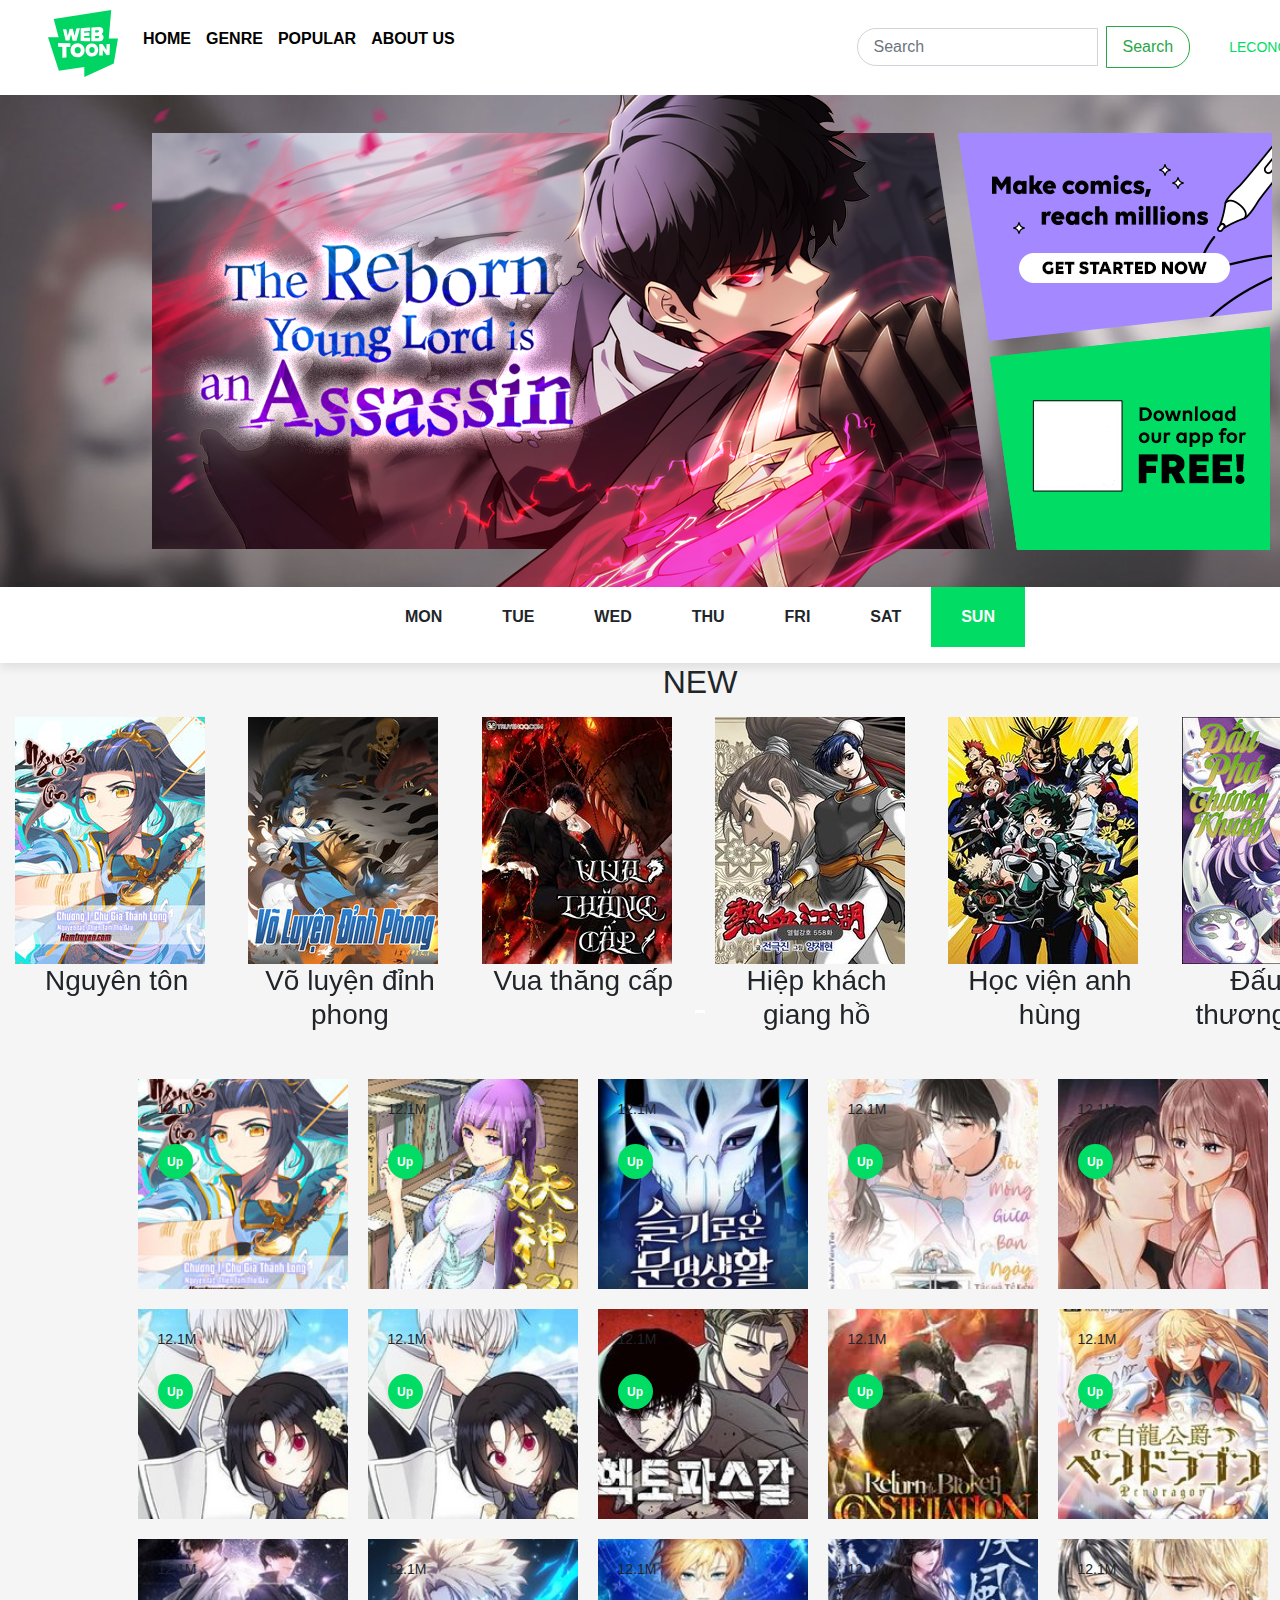
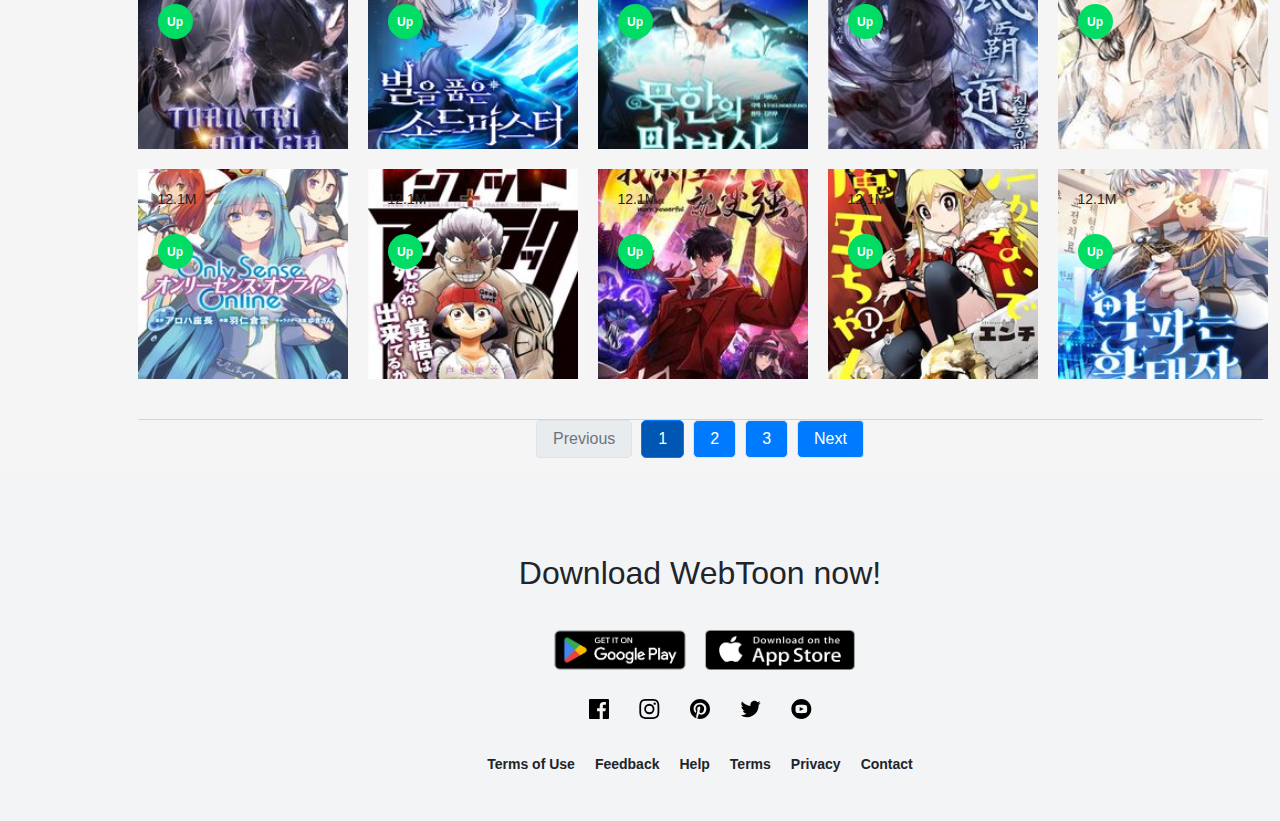
<file: index1.html>
<!DOCTYPE html>
<html lang="en">
<head>
    <meta charset="UTF-8">
    <meta name="viewport" content="width=device-width, initial-scale=1.0">
    <link rel="stylesheet" href="https://cdn.jsdelivr.net/npm/bootstrap@4.6.2/dist/css/bootstrap.min.css">
    <script src="https://cdn.jsdelivr.net/npm/jquery@3.7.1/dist/jquery.slim.min.js"></script>
    <script src="https://cdn.jsdelivr.net/npm/popper.js@1.16.1/dist/umd/popper.min.js"></script>
    <script src="https://cdn.jsdelivr.net/npm/bootstrap@4.6.2/dist/js/bootstrap.bundle.min.js"></script>
    <link rel="stylesheet" href="style2.css">
    <title>WebToon</title>
    <style>
        .pagination {
            display: flex;
            justify-content: center;
            padding: 0;
            list-style: none;
        }
        .page-item {
            margin: 0 5px;
        }
        .page-link {
            display: block;
            padding: 8px 16px;
            text-decoration: none;
            background-color: #007bff;
            color: white;
            border-radius: 5px;
            transition: background-color 0.3s;
        }
        .page-link:hover {
            background-color: #0056b3;
        }
        .page-item.disabled .page-link {
            background-color: #e9ecef;
            color: #6c757d;
            pointer-events: none;
        }
        .page-item.active .page-link {
            background-color: #0056b3;
            color: white;
            pointer-events: none;
        }
    </style>
</head>
<body>
   <section class="desktop">
        <header>
            <nav class="header-menu">
                <div class="header-menu__left">
                    <h1 class="header-logo"><img src="./images/logo.svg" alt="logo"></h1>
                    <ul class="header-list">
                        <li><a href="original1.html">HOME</a></li>
                        <li><a href="genre1.html">GENRE</a></li>
                        <li><a href="popular1.html">POPULAR</a></li>
                        <li><a href="https://webtoon1.my.canva.site/">ABOUT US</a></li>
                    </ul>
                </div>
                <div class="header-menu__right">
                    <form class="form-inline my-2 my-lg-0">
                        <input class="form-control mr-sm-2" type="search" placeholder="Search" aria-label="Search">
                        <button class="btn btn-outline-success my-2 my-sm-0" type="submit">Search</button>
                    </form>
                    <a href="#" class="header-login">lecongnhan</a>
                </div>
            </nav>
            <div class="banner">
                <img src="./images/banner.png" alt="banner" class="banner-img">
                <div class="banner-section">
                    <img src="./images/banner-sec-1.png" alt="banner-sec-1" class="banner-sec-1">
                    <img src="./images/banner-sec-2.png" alt="banner-sec-2" class="banner-sec-2">
                </div>
            </div>
        </header>
    <div class="week">
            <ul class="week-list">
                <li>MON</li>
                <li>TUE</li>
                <li>WED</li>
                <li>THU</li>
                <li>FRI</li>
                <li>SAT</li>
                <li class="week-active">SUN</li>
            </ul>
    </div>

    <div style="" class="homepage_suggest">
        <h2>
            <p class="text_list_hot" style="text-align:center; " >
                <i class="fa fa-star" ></i> NEW
            </p>
        </h2>
        <div id="demo" class="carousel slide" data-ride="carousel">

            <!-- Indicators -->
            <ul class="carousel-indicators">
              <li data-target="#demo" data-slide-to="0" class="active" style="color: #d4d4d4 height:; width:1%;"></li>
            </ul>
            
            <!-- The slideshow -->
            <div class="carousel-inner">

                <div class="container-fluid">   
                    <div class="carousel-item active">

                    <div class="row">
                        <div class="col-sm-2 ">
                            <img src="./images/nguyenton.jpg" >
                            <h3 style="text-align:center;">Nguyên tôn</h3>
                        </div>
                        <div class="col-sm-2">
                            <img src="./images/voluyendinhphong.jpg">
                            <h3 style="text-align:center;">Võ luyện đỉnh phong</h3>
                        </div>
                        <div class="col-sm-2">
                            <img src="./images/vuathangcap.jpg">
                            <h3 style="text-align:center;">Vua thăng cấp</h3>
                        </div>
                        <div class="col-sm-2">
                            <img src="./images/hiepkhachgiangho.jpg">
                            <h3 style="text-align:center;">Hiệp khách giang hồ</h3>
                        </div>
                        <div class="col-sm-2">
                            <img src="./images/hocvienanhhung.jpg">
                            <h3 style="text-align:center;">Học viện anh hùng</h3>
                        </div>
                        <div class="col-sm-2">
                            <img src="./images/dauphathuongkhung.jpg">
                            <h3 style="text-align:center;">Đấu phá thương khung</h3>
                        </div>
                        </div>
                    </div>

                    <div class="carousel-item">
                        <div class="row">
                            <div class="col-sm-2">
                                <img src="./images/remonster.jpg">
                                <h3 style="text-align:center;">Re:Monster</h3>
                            </div>
                
                            <div class="col-sm-2">
                                <img src="./images/tenla.jpg">
                                <h3 style="text-align:center;">Murabito Desu Ga Nani Ka?</h3>
                            </div>
                            <div class="col-sm-2">
                                <img src="./images/phongyeuvandao.jpg">
                                <h3 style="text-align:center;">Hiệp khách giang hồ</h3>
                            </div>
                            <div class="col-sm-2">
                                <img src="./images/makechuyen2.jpg">
                                <h3 style="text-align:center;">Ma kể chuyện 2</h3>
                            </div>
                            <div class="col-sm-2">
                                <img src="./images/congnuongsu.jpg">
                                <h3 style="text-align:center;">Công nương sư</h3>
                            </div>
                            <div class="col-sm-2">
                                <img src="./images/anhhungtrolai.jpg">
                                <h3 style="text-align:center;">Anh hùng trở lại</h3>
                            </div>
                        </div>
                    </div>

                    <div class="carousel-item">
                        <div class="row">
                            <div class="col-sm-2">
                                <img src="./images/thanhkiembaothu.jpg">
                                <h3 style="text-align:center;">Thanh kiếm báo thù</h3>
                            </div>
                            <div class="col-sm-2">
                                <img src="./images/chieu-hon-gia-sieu-pham.jpg">
                                <h3 style="text-align:center;">Chiêu hồn giả siêu phàm</h3>
                            </div>
                            <div class="col-sm-2">
                                <img src="./images/mao-hiem-gia-cuoi-cung.jpg">
                                <h3 style="text-align:center;">Mạo hiểm giả cuối cùng</h3>
                            </div>
                            <div class="col-sm-2">
                                <img src="./images/yeu-than-ky.jpg">
                                <h3 style="text-align:center;">Yêu thần ký</h3>
                            </div>
                            <div class="col-sm-2">
                                <img src="./images/toi-da-roi-khoi-to-doi-anh-hung.jpg">
                                <h3 style="text-align:center;">Tôi đã rời khỏi tổ đội anh hùng</h3>
                            </div>
                            <div class="col-sm-2">
                                <img src="./images/bi-mat-cua-co-vo-gyaru.jpg">
                                <h3 style="text-align:center;">Bí mật của cô vợ Gyaru</h3>
                            </div>
                        </div>
                    </div>
                </div>
            </div>
  
            <!-- Left and right controls -->
            <a class="carousel-control-prev" href="#demo" data-slide="prev">
              <span class="carousel-control-prev-icon"></span>
            </a>
            <a class="carousel-control-next" href="#demo" data-slide="next">
              <span class="carousel-control-next-icon"></span>
            </a>
          </div>
    </div>
        <main class="main-content">
           
            <div class="top" class="sto">
                <div class="top-item item item-1">
                    <div class="section-head">
                        
                        <p>12.1M</p>
                        <p class="scan">Up</p>
                    </div>
                    <div class="section-content">
                        <div class="content-head">
                            <h3>Nguyên Tôn</h3>
                            <p>Thiên Tằm Thổ Đậu</p>
                        </div>
                        <p class="content">
                            Truyện tranh Nguyên Tôn được cập nhật nhanh và đầy đủ nhất tại TruyenQQ. Bạn đọc đừng quên để lại bình luận và chia sẻ, ủng hộ TruyenQQ ra các chương mới nhất của truyện Nguyên Tôn.
                        </p>
                    </div>
                </div>
                <div class="top-item item item-2">
                    <div class="section-head">
                        
                        <p>12.1M</p>
                        <p class="scan">Up</p>
                    </div>
                    <div class="section-content">
                        <div class="content-head">
                            <h3>Yêu thần ký</h3>
                            <p>Phát Tiêu Đích Oa Ngưu                            </p>
                        </div>
                        <p class="content">
                            Yêu Thần Vừa Xuất, Ai Dám Tranh Phong                            
                        </p>
                    </div>
                </div>
                <div class="top-item item item-3">
                    <div class="section-head">
                        <p>12.1M</p>
                        <p class="scan">Up</p>
                    </div>
                    <div class="section-content">
                        <div class="content-head">
                            <h3>Nền văn minh Nebula</h3>
                            <p>Wirae1</p>
                        </div>
                        <p class="content">
                            Choi Seong-woon, đạt thứ hạng cao nhất trong trò chơi “Lost World”, hoàn thành xuất sắc mọi thành tích của trò chơi.
                    </div>
                </div>
                <div class="top-item item item-4">
                    <div class="section-head">
                        <p>12.1M</p>
                        <p class="scan">Up</p>
                    </div>
                    <div class="section-content">
                        <div class="content-head">
                            <h3>Mơ về em                           </h3>
                            <p>Tê Kiến                            </p>
                        </div>
                        <p class="content">
                            Cuộc chiến tranh đoạt học bổng diễn ra hừng hực khí thế, ở trước cửa phòng làm việc của thầy chủ nhiệm, Lâm Ngữ Kinh cùng Thẩm Quyện oan gia ngõ hẹp.
                        </p>
                    </div>
                </div>
                <div class="top-item item item-5">
                    <div class="section-head">
                        <p>12.1M</p>
                        <p class="scan">Up</p>
                    </div>
                    <div class="section-content">
                        <div class="content-head">
                            <h3>TỶ PHÚ CHỈ YÊU NGƯỜI VỢ THẾ THÂN CỦA MÌNH</h3>
                            <p>đang cập nhật</p>
                        </div>
                        <p class="content">
                            Ban ngày cô là một nữ giúp việc xấu xí, ban đêm cô cởi bỏ lớp ngụy trang để lộ lộ ra vẻ đẹp, và vào vai cô vợ thế thân cho tỷ phú.
                        </p>
                    </div>
                </div>
                <div class="top-item item item-6">
                    <div class="section-head">
                        <p>12.1M</p>
                        <p class="scan">Up</p>
                    </div>
                    <div class="section-content">
                        <div class="content-head">
                            <h3>Trở Thành Con Gái Nhà Tài Phiệt                            </h3>
                            <p>đang cập nhật</p>
                        </div>
                        <p class="content">
                            Truyện tranh Trở Thành Con Gái Nhà Tài Phiệt được cập nhật nhanh và đầy đủ nhất tại TruyenQQ.
                    </div>
                </div>
                <div class="top-item item item-7">
                    <div class="section-head">
                        <p>12.1M</p>
                        <p class="scan">Up</p>
                    </div>
                    <div class="section-content">
                        <div class="content-head">
                            <h3>Huyền Thoại Tái Xuất   </h3>
                            <p>đang cập nhật</p>
                        </div>
                        <p class="content">
                            Truyện tranh Huyền Thoại Tái Xuất được cập nhật nhanh và đầy đủ nhất tại TruyenQQ.
                    </div>
                </div>
                <div class="top-item item item-8">
                    <div class="section-head">
                        <p>12.1M</p>
                        <p class="scan">Up</p>
                    </div>
                    <div class="section-content">
                        <div class="content-head">
                            <h3>Tàn Tinh Tái Thế
                            </h3>
                            <p>đang cập nhật </p>
                        </div>
                        <p class="content">
                            Hành trình từ một phàm nhân và trở thành thực thể sáng ngang với các vị thần, "Twilight of gods" -  Hoàng hôn của chư thần.
                        </p>
                    </div>
                </div>
                <div class="top-item item item-9">
                    <div class="section-head">
                        <p>12.1M</p>
                        <p class="scan">Up</p>
                    </div>
                    <div class="section-content">
                        <div class="content-head">
                            <h3>Người Chơi Thiết Thụ
                            </h3>
                            <p>đang câph nhật</p>
                        </div>
                        <p class="content">
                            Truyện tranh Người Chơi Thiết Thụ được cập nhật nhanh và đầy đủ nhất tại TruyenQQ. 
                        </p>
                    </div>
                </div>
                <div class="top-item item item-10">
                    <div class="section-head">
                        <p>12.1M</p>
                        <p class="scan">Up</p>
                    </div>
                    <div class="section-content">
                        <div class="content-head">
                            <h3>Công Tước Bạch Long
                            </h3>
                            <p>đang cập nhật</p>
                        </div>
                        <p class="content">
                            Sinh ra là người kế vị của một gia đình quý tộc hạng thấp, Raven Varte bị gán cho tội danh âm mưu nổi dậy chống lại hoàng gia. 
                    </div>
                </div>
                <div class="top-item item item-11">
                    <div class="section-head">
                        <p>12.1M</p>
                        <p class="scan">Up</p>
                    </div>
                    <div class="section-content">
                        <div class="content-head">
                            <h3>Toàn Trí Độc Giả
                            </h3>
                            <p>đang cập nhật</p>
                        </div>
                        <p class="content">
                            Chỉ mình tôi mới biết được kết cục của thế giới này.

                        </p>
                    </div>
                </div>
                <div class="top-item item item-12">
                    <div class="section-head">
                        <p>12.1M</p>
                        <p class="scan">Up</p>
                    </div>
                    <div class="section-content">
                        <div class="content-head">
                            <h3>Tinh Tú Kiếm Sĩ
                            </h3>
                            <p>đang cập nhật</p>
                        </div>
                        <p class="content">                           
                        Truyện tranh Tinh Tú Kiếm Sĩ được cập nhật nhanh và đầy đủ nhất tại TruyenQQ. 
                        </p>
                    </div>
                </div>
                <div class="top-item item item-13">
                    <div class="section-head">
                        <p>12.1M</p>
                        <p class="scan">Up</p>
                    </div>
                    <div class="section-content">
                        <div class="content-head">
                            <h3>Đại Pháp Sư Toàn Năng
                            </h3>
                            <p>đang cập nhật</p>
                        </div>
                        <p class="content">
                            Giấc mơ về sự vô tận của con người giống như một vụ nổ siêu tân tinh lan rộng với tốc độ ánh sáng!

                        </p>
                    </div>
                </div>
                <div class="top-item item item-14">
                    <div class="section-head">
                        <p>12.1M</p>
                        <p class="scan">Up</p>
                    </div>
                    <div class="section-content">
                        <div class="content-head">
                            <h3>Thiên Phong Phách Đạo
                            </h3>
                            <p>đang cập nhật</p>
                        </div>
                        <p class="content">                            
                        Truyện tranh Thiên Phong Phách Đạo được cập nhật nhanh và đầy đủ nhất tại TruyenQQ.
                        </p>
                    </div>
                </div>
                <div class="top-item item item-15">
                    <div class="section-head">
                        <p>12.1M</p>
                        <p class="scan">Up</p>
                    </div>
                    <div class="section-content">
                        <div class="content-head">
                            <h3>Lilien Của Turin
                            </h3>
                            <p>đang cập nhật</p>
                        </div>
                        <p class="content">
                            Câu chuyện tình yêu chữa lành nói không với drama cùng nam chính đẳng cấp mỹ nam
                            “Không sao mà.
                        </p>
                    </div>
                </div>
                <div class="top-item item item-16">
                    <div class="section-head">
                        <p>12.1M</p>
                        <p class="scan">Up</p>
                    </div>
                    <div class="section-content">
                        <div class="content-head">
                            <h3>oso</h3>
                            <p>đang cập nhật</p>
                        </div>
                        <p class="content">
                            Sử dụng hệ thống "Sense", những người chơi sẽ tạo ra các nhân vật độc nhất của họ trong VRMMORPG "Only Sense Online". 
                        </p>
                    </div>
                </div>
                <div class="top-item item item-17">
                    <div class="section-head">
                        <p>12.1M</p>
                        <p class="scan">Up</p>
                    </div>
                    <div class="section-content">
                        <div class="content-head">
                            <h3>Undead Unluck
                            </h3>
                            <p>đang cập nhật</p>
                        </div>
                        <p class="content">
                            Một cô gái có khả năng khiến cho những ai tiếp xúc với cô gặp xui xẻo, tùy theo mức độ tiếp xúc và thời gian mà vận xui lớn hay nhỏ.
                        </p>
                    </div>
                </div>
                <div class="top-item item item-18">
                    <div class="section-head">
                        <p>12.1M</p>
                        <p class="scan">Up</p>
                    </div>
                    <div class="section-content">
                        <div class="content-head">
                            <h3>Càng Đánh Càng Mạnh
                            </h3>
                            <p>đang cập nhật</p>
                        </div>
                        <p class="content">Trong thế giới tương lai, dị thú xâm chiếm trái đất, nhân loại rơi vào nguy cơ bị diệt chủng. 
                        </p>
                    </div>
                </div>
                <div class="top-item item item-19">
                    <div class="section-head">
                        <p>12.1M</p>
                        <p class="scan">Up</p>
                    </div>
                    <div class="section-content">
                        <div class="content-head">
                            <h3>Don't Cry Maou-Chan
                            </h3>
                            <p>đang cập nhật</p>
                        </div>
                        <p class="content">
                            
Truyện tranh Don't Cry Maou-Chan được cập nhật nhanh và đầy đủ nhất tại TruyenQQ. 
                        </p>
                    </div>
                </div>
                <div class="top-item item item-20">
                    <div class="section-head">
                        <p>12.1M</p>
                        <p class="scan">Up</p>
                    </div>
                    <div class="section-content">
                        <div class="content-head">
                            <h3>Hoàng Tử Bán Thuốc
                            </h3>
                            <p>đang cập nhật</p>
                        </div>
                        <p class="content">
                            Truyện cùng tác giả bộ "Bậc Thầy Thiết Kế Điền Trang"
                        </p>
                    </div>
                </div>
            </div>
            <ul class="pagination">
                <li class="page-item disabled"><a class="page-link" href="#" tabindex="-1">Previous</a></li>
                <li class="page-item active"><a class="page-link" href="original1.html">1</a></li>
                <li class="page-item"><a class="page-link" href="page2(1).html">2</a></li>
                <li class="page-item"><a class="page-link" href="page3(1).html">3</a></li>
                <li class="page-item"><a class="page-link" href="page2(1).html">Next</a></li>
            </ul>
            
            <script>
                document.addEventListener('DOMContentLoaded', function() {
                    const url = window.location.pathname;
                    const currentPage = url.substring(url.lastIndexOf('/') + 1);
            
                    const prevLink = document.querySelector('.page-item.disabled .page-link');
                    const nextLink = document.querySelector('.pagination .page-item:last-child .page-link');
            
                    switch(currentPage) {
                        case 'original1.html':
                            prevLink.parentElement.classList.add('disabled');
                            nextLink.href = '/page2(1).html';
                            break;
                        case 'page2(1).html':
                            document.querySelector('.pagination .page-item:nth-child(1) .page-link').href = '/original1.html';
                            nextLink.href = '/page3(1).html';
                            break;
                        case 'page3(1).html':
                            document.querySelector('.pagination .page-item:nth-child(1) .page-link').href = '/page2(1).html';
                            nextLink.parentElement.classList.add('disabled');
                            break;
                        default:
                            prevLink.href = '#';
                            nextLink.href = '#';
                    }
            
                    document.querySelectorAll('.page-item').forEach(item => {
                        if (item.querySelector('.page-link').getAttribute('href').includes(currentPage)) {
                            item.classList.add('active');
                        }
                    });
                });
            </script>
        </main>
        
        <footer class="footer">
            <div class="footer-app">
                <h2>Download WebToon now!</h2>
                <div class="app-flex">
                    <img src="./images/gg-play.png" alt="google-play">
                    <img src="./images/appstore.png" alt="app-store">
                </div>
            </div>
            <div class="footer-icon">
                <svg xmlns="http://www.w3.org/2000/svg" width="20" height="20">
                    <path fill="#FFF"
                        d="M18.896 0H1.104C.494 0 0 .494 0 1.104v17.793C0 19.506.494 20 1.104 20h9.58v-7.745H8.076V9.237h2.606V7.01c0-2.583 1.578-3.99 3.883-3.99 1.104 0 2.052.082 2.329.119v2.7h-1.598c-1.254 0-1.496.597-1.496 1.47v1.928h2.989l-.39 3.018h-2.6V20h5.098c.608 0 1.102-.494 1.102-1.104V1.104C20 .494 19.506 0 18.896 0z" />
                </svg>
                <svg xmlns="http://www.w3.org/2000/svg" width="21" height="20">
                    <path fill="#FFF"
                        d="M10.333 1.802c2.67 0 2.987.01 4.042.059 2.71.123 3.976 1.409 4.1 4.099.048 1.054.057 1.37.057 4.04 0 2.672-.01 2.988-.058 4.042-.124 2.687-1.386 3.975-4.099 4.099-1.055.048-1.37.058-4.042.058-2.67 0-2.986-.01-4.04-.058-2.717-.124-3.976-1.416-4.1-4.1-.048-1.054-.058-1.37-.058-4.041 0-2.67.01-2.986.058-4.04.124-2.69 1.387-3.977 4.1-4.1 1.054-.048 1.37-.058 4.04-.058zm0-1.802C7.618 0 7.278.012 6.211.06 2.579.227.56 2.242.394 5.877.345 6.944.334 7.284.334 10s.011 3.057.06 4.123c.166 3.632 2.181 5.65 5.816 5.817 1.068.048 1.408.06 4.123.06 2.716 0 3.057-.012 4.124-.06 3.628-.167 5.651-2.182 5.816-5.817.049-1.066.06-1.407.06-4.123s-.011-3.056-.06-4.122C20.11 2.249 18.093.228 14.458.06 13.39.01 13.049 0 10.333 0zm0 4.865a5.135 5.135 0 100 10.27 5.135 5.135 0 000-10.27zm0 8.468a3.333 3.333 0 110-6.666 3.333 3.333 0 010 6.666zm5.339-9.87a1.2 1.2 0 10-.001 2.4 1.2 1.2 0 000-2.4z" />
                </svg>
                <svg xmlns="http://www.w3.org/2000/svg" width="20" height="20">
                    <path fill="#FFF"
                        d="M10 0C4.478 0 0 4.477 0 10c0 4.237 2.636 7.855 6.356 9.312-.088-.791-.167-2.005.035-2.868.182-.78 1.172-4.97 1.172-4.97s-.299-.6-.299-1.486c0-1.39.806-2.428 1.81-2.428.852 0 1.264.64 1.264 1.408 0 .858-.545 2.14-.828 3.33-.236.995.5 1.807 1.48 1.807 1.778 0 3.144-1.874 3.144-4.58 0-2.393-1.72-4.068-4.177-4.068-2.845 0-4.515 2.135-4.515 4.34 0 .859.331 1.781.745 2.281a.3.3 0 01.069.288l-.278 1.133c-.044.183-.145.223-.335.134-1.249-.581-2.03-2.407-2.03-3.874 0-3.154 2.292-6.052 6.608-6.052 3.469 0 6.165 2.473 6.165 5.776 0 3.447-2.173 6.22-5.19 6.22-1.013 0-1.965-.525-2.291-1.148l-.623 2.378c-.226.869-.835 1.958-1.244 2.621.937.29 1.931.446 2.962.446 5.522 0 10-4.477 10-10S15.522 0 10 0z" />
                </svg>
                <svg xmlns="http://www.w3.org/2000/svg" width="21" height="18">
                    <path fill="#FFF"
                        d="M20.667 2.797a8.192 8.192 0 01-2.357.646 4.11 4.11 0 001.804-2.27 8.22 8.22 0 01-2.606.996A4.096 4.096 0 0014.513.873c-2.649 0-4.595 2.472-3.997 5.038a11.648 11.648 0 01-8.457-4.287 4.109 4.109 0 001.27 5.478A4.086 4.086 0 011.47 6.59c-.045 1.901 1.317 3.68 3.29 4.075a4.113 4.113 0 01-1.853.07 4.106 4.106 0 003.834 2.85 8.25 8.25 0 01-6.075 1.7 11.616 11.616 0 006.29 1.843c7.618 0 11.922-6.434 11.662-12.205a8.354 8.354 0 002.048-2.124z" />
                </svg>
                <svg xmlns="http://www.w3.org/2000/svg" width="21" height="20">
                    <path fill="#FFF"
                        d="M10.333 0c-5.522 0-10 4.478-10 10 0 5.523 4.478 10 10 10 5.523 0 10-4.477 10-10 0-5.522-4.477-10-10-10zm3.701 14.077c-1.752.12-5.653.12-7.402 0C4.735 13.947 4.514 13.018 4.5 10c.014-3.024.237-3.947 2.132-4.077 1.749-.12 5.651-.12 7.402 0 1.898.13 2.118 1.059 2.133 4.077-.015 3.024-.238 3.947-2.133 4.077zM8.667 8.048l4.097 1.949-4.097 1.955V8.048z" />
                </svg>
            </div>
            <ul class="footer-list">
                <li>Terms of Use</li>
                <li>Feedback</li>
                <li>Help</li>
                <li>Terms</li>
                <li>Privacy</li>
                <li>Contact</li>
            </ul>
        </footer>
   </section>
</body>
</html>
</file>
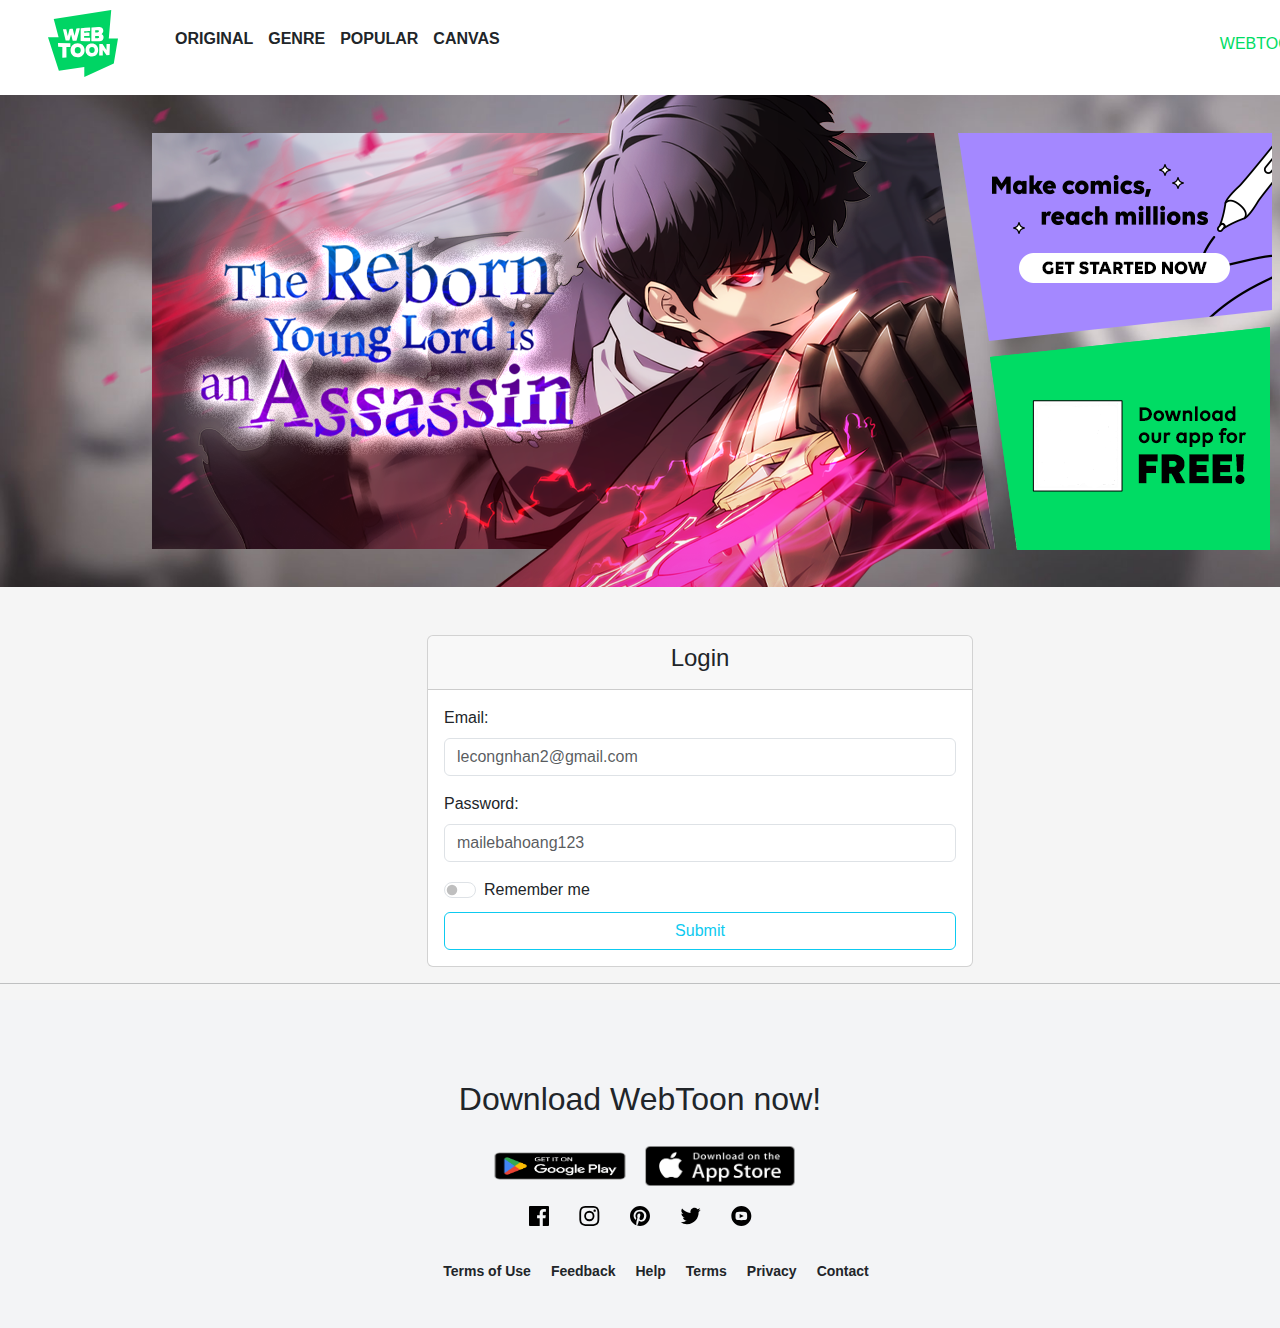
<file: login.html>
<!DOCTYPE html>
<html lang="en">
<head>
    <meta charset="UTF-8">
    <meta name="viewport" content="width=device-width, initial-scale=1.0">
    <link href="https://cdn.jsdelivr.net/npm/bootstrap@5.3.3/dist/css/bootstrap.min.css" rel="stylesheet" integrity="sha384-QWTKZyjpPEjISv5WaRU9OFeRpok6YctnYmDr5pNlyT2bRjXh0JMhjY6hW+ALEwIH" crossorigin="anonymous">
<script src="https://cdn.jsdelivr.net/npm/bootstrap@5.3.3/dist/js/bootstrap.bundle.min.js" integrity="sha384-YvpcrYf0tY3lHB60NNkmXc5s9fDVZLESaAA55NDzOxhy9GkcIdslK1eN7N6jIeHz" crossorigin="anonymous"></script>
    <link rel="stylesheet" href="style1.css">
    <title>WebToon - Login</title>
</head>
<body>
    <section class="desktop">
        <header>
            <nav class="header-menu">
                <div class="header-menu__left">
                    <h1 class="header-logo"><img src="./images/logo.svg" alt="logo"></h1>
                    <ul class="header-list">
                        <li>ORIGINAL</li>
                        <li>GENRE</li>
                        <li>POPULAR</li>
                        <li>CANVAS</li>
                    </ul>
                </div>
                <div class="header-menu__right">
                    <h2 class="header-shop">WEBToon Shop</h2>
                </div>
            </nav>
            <div class="banner">
                <img src="./images/banner.png" alt="banner" class="banner-img">
                <div class="banner-section">
                    <img src="./images/banner-sec-1.png" alt="banner-sec-1" class="banner-sec-1">
                    <img src="./images/banner-sec-2.png" alt="banner-sec-2" class="banner-sec-2">
                </div>
            </div>
            <div class="container mt-5">
                <div class="row justify-content-center">
                    <div class="col-md-6">
                        <div class="card">
                            <div class="card-header text-center">
                                <h4>Login</h4>
                            </div>
                            <div class="card-body">
                                <form action="/action_page.php">
                                    <div class="mb-3">
                                        <label for="email" class="form-label">Email:</label>
                                        <input type="email" class="form-control" id="email" placeholder="lecongnhan2@gmail.com" name="email">
                                    </div>
                                    <div class="mb-3">
                                        <label for="pwd" class="form-label">Password:</label>
                                        <input type="password" class="form-control" id="pwd" placeholder="mailebahoang123" name="pswd">
                                    </div>
                                    <div class="form-check form-switch">
                                        <input class="form-check-input" type="checkbox" name="remember" id="remember">
                                        <label class="form-label" for="password">Remember me</label>
                                    </div>
                                    <!-- <a href="success.html">
                                        <button type="submit" class="btn btn-outline-info w-100">Submit</button> -->
                                    <a href="success.html" class="btn btn-outline-info w-100" role="button">Submit</a>
                                    <!-- </a> -->
                                </form>
                            </div>
                        </div>
                    </div>
                </div>
            </div>
        </header>
    </section>
    <hr>
    <script src="https://cdn.jsdelivr.net/npm/bootstrap@5.3.0/dist/js/bootstrap.bundle.min.js"></script>
    <footer class="footer">
        <div class="footer-app">
            <h2>Download WebToon now!</h2>
            <div class="app-flex">
                <a href="https://play.google.com/store/search?q=webtoon&c=apps">
                    <img src="./images/gg-play.png" alt="google-play"> 
                </a>
                <a href="https://apps.apple.com/us/app/webtoon-comics/id894546091">
                    <img src="./images/appstore.png" alt="app-store">
                </a>
                </div>
        </div>
        <div class="footer-icon">
            <svg xmlns="http://www.w3.org/2000/svg" width="20" height="20">
                <path fill="#FFF"
                    d="M18.896 0H1.104C.494 0 0 .494 0 1.104v17.793C0 19.506.494 20 1.104 20h9.58v-7.745H8.076V9.237h2.606V7.01c0-2.583 1.578-3.99 3.883-3.99 1.104 0 2.052.082 2.329.119v2.7h-1.598c-1.254 0-1.496.597-1.496 1.47v1.928h2.989l-.39 3.018h-2.6V20h5.098c.608 0 1.102-.494 1.102-1.104V1.104C20 .494 19.506 0 18.896 0z" />
            </svg>
            <svg xmlns="http://www.w3.org/2000/svg" width="21" height="20">
                <path fill="#FFF"
                    d="M10.333 1.802c2.67 0 2.987.01 4.042.059 2.71.123 3.976 1.409 4.1 4.099.048 1.054.057 1.37.057 4.04 0 2.672-.01 2.988-.058 4.042-.124 2.687-1.386 3.975-4.099 4.099-1.055.048-1.37.058-4.042.058-2.67 0-2.986-.01-4.04-.058-2.717-.124-3.976-1.416-4.1-4.1-.048-1.054-.058-1.37-.058-4.041 0-2.67.01-2.986.058-4.04.124-2.69 1.387-3.977 4.1-4.1 1.054-.048 1.37-.058 4.04-.058zm0-1.802C7.618 0 7.278.012 6.211.06 2.579.227.56 2.242.394 5.877.345 6.944.334 7.284.334 10s.011 3.057.06 4.123c.166 3.632 2.181 5.65 5.816 5.817 1.068.048 1.408.06 4.123.06 2.716 0 3.057-.012 4.124-.06 3.628-.167 5.651-2.182 5.816-5.817.049-1.066.06-1.407.06-4.123s-.011-3.056-.06-4.122C20.11 2.249 18.093.228 14.458.06 13.39.01 13.049 0 10.333 0zm0 4.865a5.135 5.135 0 100 10.27 5.135 5.135 0 000-10.27zm0 8.468a3.333 3.333 0 110-6.666 3.333 3.333 0 010 6.666zm5.339-9.87a1.2 1.2 0 10-.001 2.4 1.2 1.2 0 000-2.4z" />
            </svg>
            <svg xmlns="http://www.w3.org/2000/svg" width="20" height="20">
                <path fill="#FFF"
                    d="M10 0C4.478 0 0 4.477 0 10c0 4.237 2.636 7.855 6.356 9.312-.088-.791-.167-2.005.035-2.868.182-.78 1.172-4.97 1.172-4.97s-.299-.6-.299-1.486c0-1.39.806-2.428 1.81-2.428.852 0 1.264.64 1.264 1.408 0 .858-.545 2.14-.828 3.33-.236.995.5 1.807 1.48 1.807 1.778 0 3.144-1.874 3.144-4.58 0-2.393-1.72-4.068-4.177-4.068-2.845 0-4.515 2.135-4.515 4.34 0 .859.331 1.781.745 2.281a.3.3 0 01.069.288l-.278 1.133c-.044.183-.145.223-.335.134-1.249-.581-2.03-2.407-2.03-3.874 0-3.154 2.292-6.052 6.608-6.052 3.469 0 6.165 2.473 6.165 5.776 0 3.447-2.173 6.22-5.19 6.22-1.013 0-1.965-.525-2.291-1.148l-.623 2.378c-.226.869-.835 1.958-1.244 2.621.937.29 1.931.446 2.962.446 5.522 0 10-4.477 10-10S15.522 0 10 0z" />
            </svg>
            <svg xmlns="http://www.w3.org/2000/svg" width="21" height="18">
                <path fill="#FFF"
                    d="M20.667 2.797a8.192 8.192 0 01-2.357.646 4.11 4.11 0 001.804-2.27 8.22 8.22 0 01-2.606.996A4.096 4.096 0 0014.513.873c-2.649 0-4.595 2.472-3.997 5.038a11.648 11.648 0 01-8.457-4.287 4.109 4.109 0 001.27 5.478A4.086 4.086 0 011.47 6.59c-.045 1.901 1.317 3.68 3.29 4.075a4.113 4.113 0 01-1.853.07 4.106 4.106 0 003.834 2.85 8.25 8.25 0 01-6.075 1.7 11.616 11.616 0 006.29 1.843c7.618 0 11.922-6.434 11.662-12.205a8.354 8.354 0 002.048-2.124z" />
            </svg>
            <svg xmlns="http://www.w3.org/2000/svg" width="21" height="20">
                <path fill="#FFF"
                    d="M10.333 0c-5.522 0-10 4.478-10 10 0 5.523 4.478 10 10 10 5.523 0 10-4.477 10-10 0-5.522-4.477-10-10-10zm3.701 14.077c-1.752.12-5.653.12-7.402 0C4.735 13.947 4.514 13.018 4.5 10c.014-3.024.237-3.947 2.132-4.077 1.749-.12 5.651-.12 7.402 0 1.898.13 2.118 1.059 2.133 4.077-.015 3.024-.238 3.947-2.133 4.077zM8.667 8.048l4.097 1.949-4.097 1.955V8.048z" />
            </svg>
        </div>
        <ul class="footer-list">
            <li>Terms of Use</li>
            <li>Feedback</li>
            <li>Help</li>
            <li>Terms</li>
            <li>Privacy</li>
            <li>Contact</li>
        </ul>
    </footer>
</section>
</body>
</html>
</file>
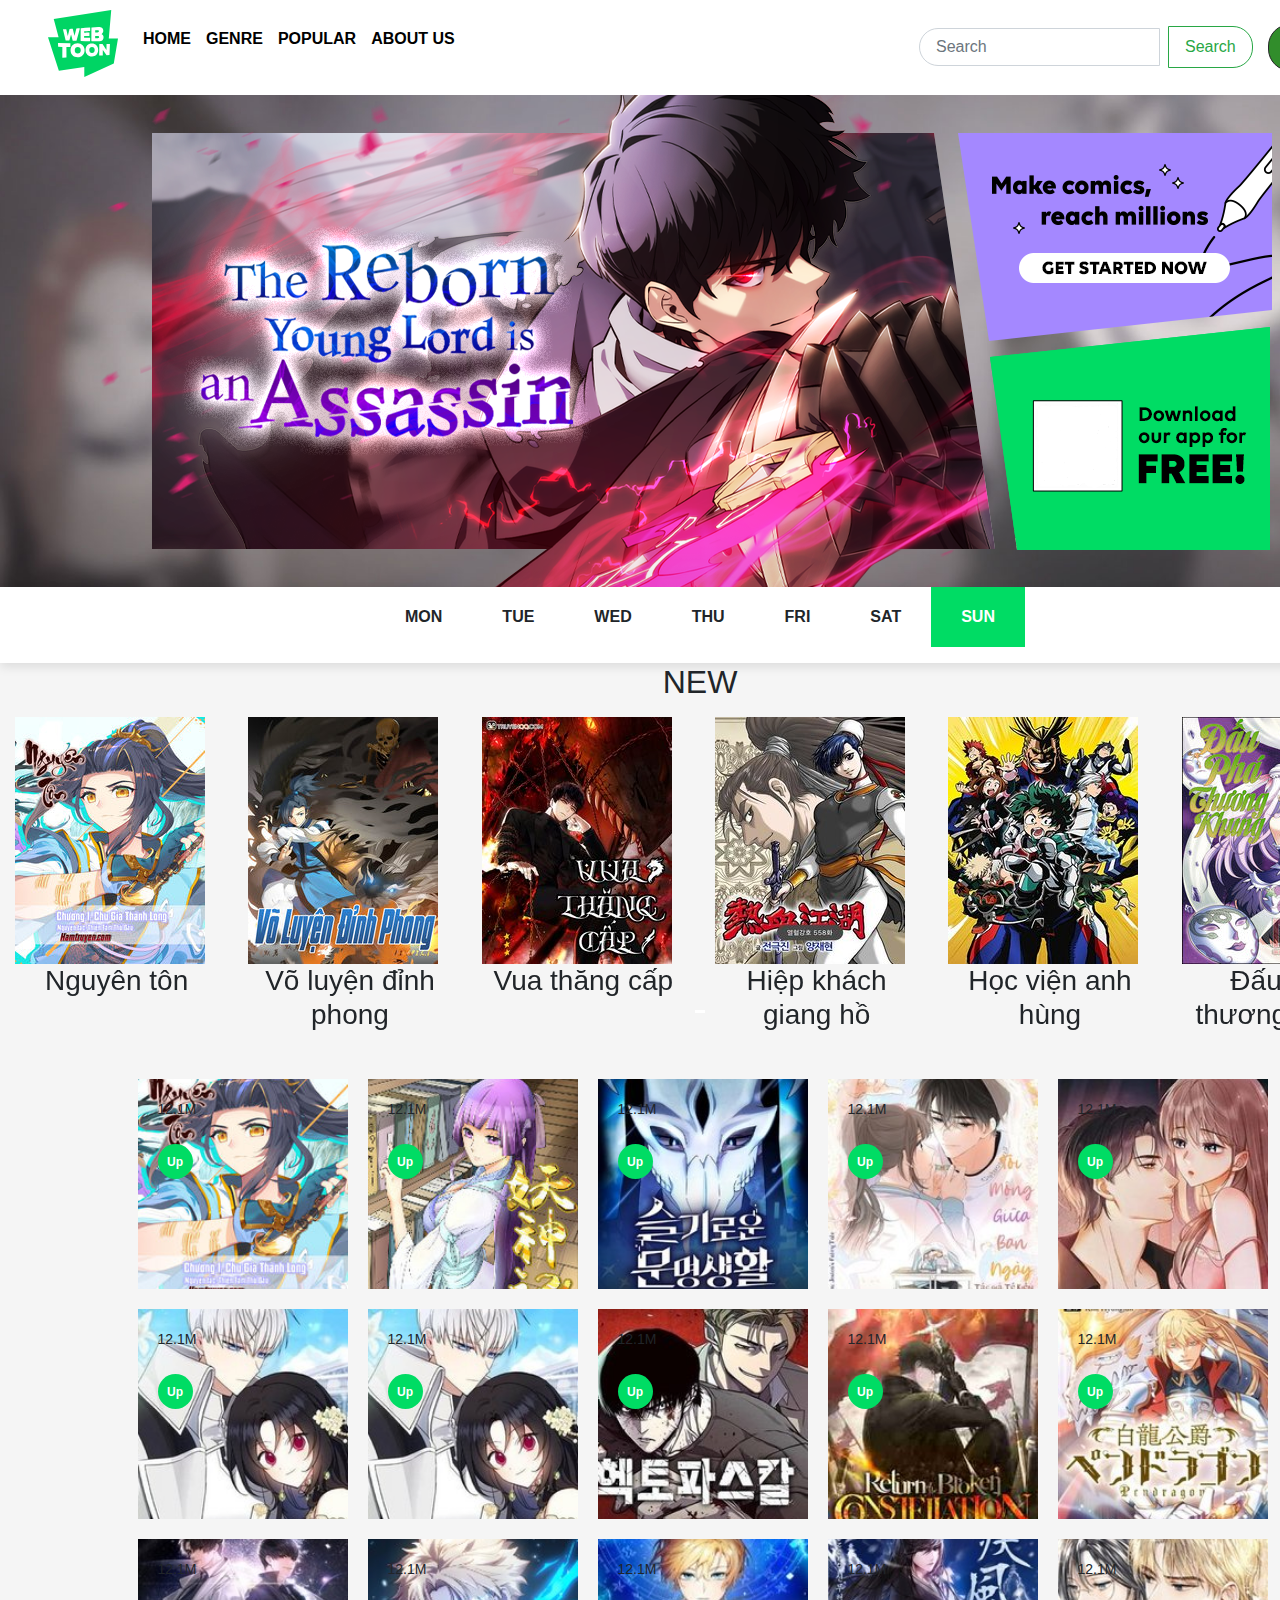
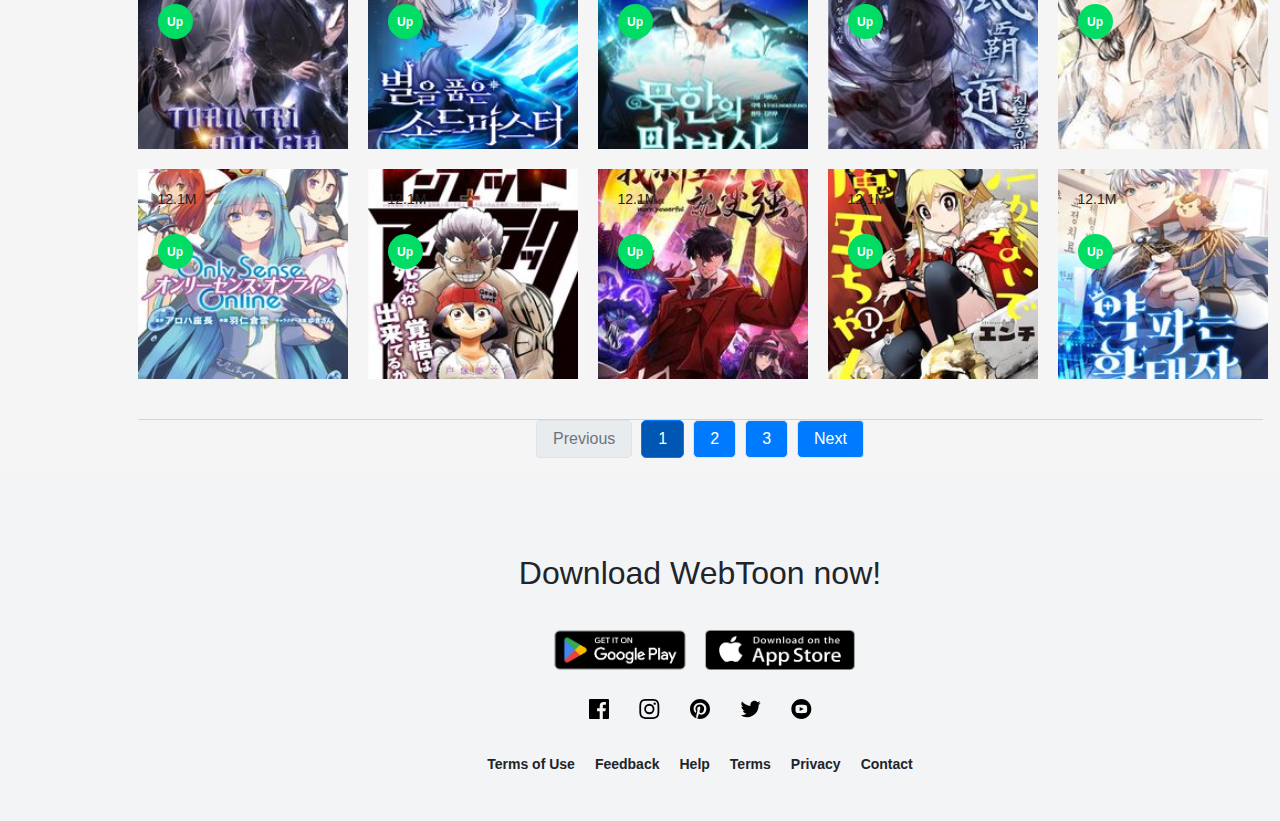
<file: original.html>
<!DOCTYPE html>
<html lang="en">
<head>
    <meta charset="UTF-8">
    <meta name="viewport" content="width=device-width, initial-scale=1.0">
    <link rel="stylesheet" href="https://cdn.jsdelivr.net/npm/bootstrap@4.6.2/dist/css/bootstrap.min.css">
    <script src="https://cdn.jsdelivr.net/npm/jquery@3.7.1/dist/jquery.slim.min.js"></script>
    <script src="https://cdn.jsdelivr.net/npm/popper.js@1.16.1/dist/umd/popper.min.js"></script>
    <script src="https://cdn.jsdelivr.net/npm/bootstrap@4.6.2/dist/js/bootstrap.bundle.min.js"></script>
    <link rel="stylesheet" href="style.css">
    <title>WebToon</title>
    <style>
        .pagination {
            display: flex;
            justify-content: center;
            padding: 0;
            list-style: none;
        }
        .page-item {
            margin: 0 5px;
        }
        .page-link {
            display: block;
            padding: 8px 16px;
            text-decoration: none;
            background-color: #007bff;
            color: white;
            border-radius: 5px;
            transition: background-color 0.3s;
        }
        .page-link:hover {
            background-color: #0056b3;
        }
        .page-item.disabled .page-link {
            background-color: #e9ecef;
            color: #6c757d;
            pointer-events: none;
        }
        .page-item.active .page-link {
            background-color: #0056b3;
            color: white;
            pointer-events: none;
        }
    </style>
</head>
<body>
   <section class="desktop">
    <header>
        <nav class="header-menu">
            <div class="header-menu__left">
                <h1 class="header-logo"><img src="./images/logo.svg" alt="logo"></h1>
                <ul class="header-list">
                    <li><a href="original.html">HOME</a></li>
                    <li><a href="genre.html">GENRE</a></li>
                    <li><a href="popular.html">POPULAR</a></li>
                    <li><a href="https://webtoon1.my.canva.site/">ABOUT US</a></li>
                </ul>
            </div>
            <div class="header-menu__right">
                <form class="form-inline my-2 my-lg-0">
                    <input class="form-control mr-sm-2" type="search" placeholder="Search" aria-label="Search">
                    <button class="btn btn-outline-success my-2 my-sm-0" type="submit">Search</button>
                </form>
               <a href="login.html" class="header-login">Login</a>
            </div>
        </nav>
        <div class="banner">
            <img src="./images/banner.png" alt="banner" class="banner-img">
            <div class="banner-section">
                <img src="./images/banner-sec-1.png" alt="banner-sec-1" class="banner-sec-1">
                <img src="./images/banner-sec-2.png" alt="banner-sec-2" class="banner-sec-2">
            </div>
        </div>
    </header>
    <div class="week">
        <ul class="week-list">
            <li>MON</li>
            <li>TUE</li>
            <li>WED</li>
            <li>THU</li>
            <li>FRI</li>
            <li>SAT</li>
            <li class="week-active">SUN</li>
        </ul>
    </div>    
    <div style="" class="homepage_suggest">
        <h2>
            <p class="text_list_hot" style="text-align:center; " >
                <i class="fa fa-star" ></i> NEW
            </p>
        </h2>
        <div id="demo" class="carousel slide" data-ride="carousel">

            <!-- Indicators -->
            <ul class="carousel-indicators">
              <li data-target="#demo" data-slide-to="0" class="active" style="color: #d4d4d4 height:; width:1%;"></li>
            </ul>
            
            <!-- The slideshow -->
            <div class="carousel-inner">

                <div class="container-fluid">   
                    <div class="carousel-item active">

                    <div class="row">
                        <div class="col-sm-2 ">
                            <img src="./images/nguyenton.jpg" >
                            <h3 style="text-align:center;">Nguyên tôn</h3>
                        </div>
                        <div class="col-sm-2">
                            <img src="./images/voluyendinhphong.jpg">
                            <h3 style="text-align:center;">Võ luyện đỉnh phong</h3>
                        </div>
                        <div class="col-sm-2">
                            <img src="./images/vuathangcap.jpg">
                            <h3 style="text-align:center;">Vua thăng cấp</h3>
                        </div>
                        <div class="col-sm-2">
                            <img src="./images/hiepkhachgiangho.jpg">
                            <h3 style="text-align:center;">Hiệp khách giang hồ</h3>
                        </div>
                        <div class="col-sm-2">
                            <img src="./images/hocvienanhhung.jpg">
                            <h3 style="text-align:center;">Học viện anh hùng</h3>
                        </div>
                        <div class="col-sm-2">
                            <img src="./images/dauphathuongkhung.jpg">
                            <h3 style="text-align:center;">Đấu phá thương khung</h3>
                        </div>
                        </div>
                    </div>

                    <div class="carousel-item">
                        <div class="row">
                            <div class="col-sm-2">
                                <img src="./images/remonster.jpg">
                                <h3 style="text-align:center;">Re:Monster</h3>
                            </div>
                
                            <div class="col-sm-2">
                                <img src="./images/tenla.jpg">
                                <h3 style="text-align:center;">Murabito Desu Ga Nani Ka?</h3>
                            </div>
                            <div class="col-sm-2">
                                <img src="./images/phongyeuvandao.jpg">
                                <h3 style="text-align:center;">Hiệp khách giang hồ</h3>
                            </div>
                            <div class="col-sm-2">
                                <img src="./images/makechuyen2.jpg">
                                <h3 style="text-align:center;">Ma kể chuyện 2</h3>
                            </div>
                            <div class="col-sm-2">
                                <img src="./images/congnuongsu.jpg">
                                <h3 style="text-align:center;">Công nương sư</h3>
                            </div>
                            <div class="col-sm-2">
                                <img src="./images/anhhungtrolai.jpg">
                                <h3 style="text-align:center;">Anh hùng trở lại</h3>
                            </div>
                        </div>
                    </div>

                    <div class="carousel-item">
                        <div class="row">
                            <div class="col-sm-2">
                                <img src="./images/thanhkiembaothu.jpg">
                                <h3 style="text-align:center;">Thanh kiếm báo thù</h3>
                            </div>
                            <div class="col-sm-2">
                                <img src="./images/chieu-hon-gia-sieu-pham.jpg">
                                <h3 style="text-align:center;">Chiêu hồn giả siêu phàm</h3>
                            </div>
                            <div class="col-sm-2">
                                <img src="./images/mao-hiem-gia-cuoi-cung.jpg">
                                <h3 style="text-align:center;">Mạo hiểm giả cuối cùng</h3>
                            </div>
                            <div class="col-sm-2">
                                <img src="./images/yeu-than-ky.jpg">
                                <h3 style="text-align:center;">Yêu thần ký</h3>
                            </div>
                            <div class="col-sm-2">
                                <img src="./images/toi-da-roi-khoi-to-doi-anh-hung.jpg">
                                <h3 style="text-align:center;">Tôi đã rời khỏi tổ đội anh hùng</h3>
                            </div>
                            <div class="col-sm-2">
                                <img src="./images/bi-mat-cua-co-vo-gyaru.jpg">
                                <h3 style="text-align:center;">Bí mật của cô vợ Gyaru</h3>
                            </div>
                        </div>
                    </div>
                </div>
            </div>
  
            <!-- Left and right controls -->
            <a class="carousel-control-prev" href="#demo" data-slide="prev">
              <span class="carousel-control-prev-icon"></span>
            </a>
            <a class="carousel-control-next" href="#demo" data-slide="next">
              <span class="carousel-control-next-icon"></span>
            </a>
          </div>
    </div>
        <main class="main-content">
           
            <div class="top" class="sto">
                <div class="top-item item item-1">
                    <div class="section-head">
                        
                        <p>12.1M</p>
                        <p class="scan">Up</p>
                    </div>
                    <div class="section-content">
                        <div class="content-head">
                            <h3>Nguyên Tôn</h3>
                            <p>Thiên Tằm Thổ Đậu</p>
                        </div>
                        <p class="content">
                            Truyện tranh Nguyên Tôn được cập nhật nhanh và đầy đủ nhất tại TruyenQQ. Bạn đọc đừng quên để lại bình luận và chia sẻ, ủng hộ TruyenQQ ra các chương mới nhất của truyện Nguyên Tôn.
                        </p>
                    </div>
                </div>
                <div class="top-item item item-2">
                    <div class="section-head">
                        
                        <p>12.1M</p>
                        <p class="scan">Up</p>
                    </div>
                    <div class="section-content">
                        <div class="content-head">
                            <h3>Yêu thần ký</h3>
                            <p>Phát Tiêu Đích Oa Ngưu                            </p>
                        </div>
                        <p class="content">
                            Yêu Thần Vừa Xuất, Ai Dám Tranh Phong                            
                        </p>
                    </div>
                </div>
                <div class="top-item item item-3">
                    <div class="section-head">
                        <p>12.1M</p>
                        <p class="scan">Up</p>
                    </div>
                    <div class="section-content">
                        <div class="content-head">
                            <h3>Nền văn minh Nebula</h3>
                            <p>Wirae1</p>
                        </div>
                        <p class="content">
                            Choi Seong-woon, đạt thứ hạng cao nhất trong trò chơi “Lost World”, hoàn thành xuất sắc mọi thành tích của trò chơi.
                    </div>
                </div>
                <div class="top-item item item-4">
                    <div class="section-head">
                        <p>12.1M</p>
                        <p class="scan">Up</p>
                    </div>
                    <div class="section-content">
                        <div class="content-head">
                            <h3>Mơ về em                           </h3>
                            <p>Tê Kiến                            </p>
                        </div>
                        <p class="content">
                            Cuộc chiến tranh đoạt học bổng diễn ra hừng hực khí thế, ở trước cửa phòng làm việc của thầy chủ nhiệm, Lâm Ngữ Kinh cùng Thẩm Quyện oan gia ngõ hẹp.
                        </p>
                    </div>
                </div>
                <div class="top-item item item-5">
                    <div class="section-head">
                        <p>12.1M</p>
                        <p class="scan">Up</p>
                    </div>
                    <div class="section-content">
                        <div class="content-head">
                            <h3>TỶ PHÚ CHỈ YÊU NGƯỜI VỢ THẾ THÂN CỦA MÌNH</h3>
                            <p>đang cập nhật</p>
                        </div>
                        <p class="content">
                            Ban ngày cô là một nữ giúp việc xấu xí, ban đêm cô cởi bỏ lớp ngụy trang để lộ lộ ra vẻ đẹp, và vào vai cô vợ thế thân cho tỷ phú.
                        </p>
                    </div>
                </div>
                <div class="top-item item item-6">
                    <div class="section-head">
                        <p>12.1M</p>
                        <p class="scan">Up</p>
                    </div>
                    <div class="section-content">
                        <div class="content-head">
                            <h3>Trở Thành Con Gái Nhà Tài Phiệt                            </h3>
                            <p>đang cập nhật</p>
                        </div>
                        <p class="content">
                            Truyện tranh Trở Thành Con Gái Nhà Tài Phiệt được cập nhật nhanh và đầy đủ nhất tại TruyenQQ.
                    </div>
                </div>
                <div class="top-item item item-7">
                    <div class="section-head">
                        <p>12.1M</p>
                        <p class="scan">Up</p>
                    </div>
                    <div class="section-content">
                        <div class="content-head">
                            <h3>Huyền Thoại Tái Xuất   </h3>
                            <p>đang cập nhật</p>
                        </div>
                        <p class="content">
                            Truyện tranh Huyền Thoại Tái Xuất được cập nhật nhanh và đầy đủ nhất tại TruyenQQ.
                    </div>
                </div>
                <div class="top-item item item-8">
                    <div class="section-head">
                        <p>12.1M</p>
                        <p class="scan">Up</p>
                    </div>
                    <div class="section-content">
                        <div class="content-head">
                            <h3>Tàn Tinh Tái Thế
                            </h3>
                            <p>đang cập nhật </p>
                        </div>
                        <p class="content">
                            Hành trình từ một phàm nhân và trở thành thực thể sáng ngang với các vị thần, "Twilight of gods" -  Hoàng hôn của chư thần.
                        </p>
                    </div>
                </div>
                <div class="top-item item item-9">
                    <div class="section-head">
                        <p>12.1M</p>
                        <p class="scan">Up</p>
                    </div>
                    <div class="section-content">
                        <div class="content-head">
                            <h3>Người Chơi Thiết Thụ
                            </h3>
                            <p>đang câph nhật</p>
                        </div>
                        <p class="content">
                            Truyện tranh Người Chơi Thiết Thụ được cập nhật nhanh và đầy đủ nhất tại TruyenQQ. 
                        </p>
                    </div>
                </div>
                <div class="top-item item item-10">
                    <div class="section-head">
                        <p>12.1M</p>
                        <p class="scan">Up</p>
                    </div>
                    <div class="section-content">
                        <div class="content-head">
                            <h3>Công Tước Bạch Long
                            </h3>
                            <p>đang cập nhật</p>
                        </div>
                        <p class="content">
                            Sinh ra là người kế vị của một gia đình quý tộc hạng thấp, Raven Varte bị gán cho tội danh âm mưu nổi dậy chống lại hoàng gia. 
                    </div>
                </div>
                <div class="top-item item item-11">
                    <div class="section-head">
                        <p>12.1M</p>
                        <p class="scan">Up</p>
                    </div>
                    <div class="section-content">
                        <div class="content-head">
                            <h3>Toàn Trí Độc Giả
                            </h3>
                            <p>đang cập nhật</p>
                        </div>
                        <p class="content">
                            Chỉ mình tôi mới biết được kết cục của thế giới này.

                        </p>
                    </div>
                </div>
                <div class="top-item item item-12">
                    <div class="section-head">
                        <p>12.1M</p>
                        <p class="scan">Up</p>
                    </div>
                    <div class="section-content">
                        <div class="content-head">
                            <h3>Tinh Tú Kiếm Sĩ
                            </h3>
                            <p>đang cập nhật</p>
                        </div>
                        <p class="content">                           
                        Truyện tranh Tinh Tú Kiếm Sĩ được cập nhật nhanh và đầy đủ nhất tại TruyenQQ. 
                        </p>
                    </div>
                </div>
                <div class="top-item item item-13">
                    <div class="section-head">
                        <p>12.1M</p>
                        <p class="scan">Up</p>
                    </div>
                    <div class="section-content">
                        <div class="content-head">
                            <h3>Đại Pháp Sư Toàn Năng
                            </h3>
                            <p>đang cập nhật</p>
                        </div>
                        <p class="content">
                            Giấc mơ về sự vô tận của con người giống như một vụ nổ siêu tân tinh lan rộng với tốc độ ánh sáng!

                        </p>
                    </div>
                </div>
                <div class="top-item item item-14">
                    <div class="section-head">
                        <p>12.1M</p>
                        <p class="scan">Up</p>
                    </div>
                    <div class="section-content">
                        <div class="content-head">
                            <h3>Thiên Phong Phách Đạo
                            </h3>
                            <p>đang cập nhật</p>
                        </div>
                        <p class="content">                            
                        Truyện tranh Thiên Phong Phách Đạo được cập nhật nhanh và đầy đủ nhất tại TruyenQQ.
                        </p>
                    </div>
                </div>
                <div class="top-item item item-15">
                    <div class="section-head">
                        <p>12.1M</p>
                        <p class="scan">Up</p>
                    </div>
                    <div class="section-content">
                        <div class="content-head">
                            <h3>Lilien Của Turin
                            </h3>
                            <p>đang cập nhật</p>
                        </div>
                        <p class="content">
                            Câu chuyện tình yêu chữa lành nói không với drama cùng nam chính đẳng cấp mỹ nam
                            “Không sao mà.
                        </p>
                    </div>
                </div>
                <div class="top-item item item-16">
                    <div class="section-head">
                        <p>12.1M</p>
                        <p class="scan">Up</p>
                    </div>
                    <div class="section-content">
                        <div class="content-head">
                            <h3>oso</h3>
                            <p>đang cập nhật</p>
                        </div>
                        <p class="content">
                            Sử dụng hệ thống "Sense", những người chơi sẽ tạo ra các nhân vật độc nhất của họ trong VRMMORPG "Only Sense Online". 
                        </p>
                    </div>
                </div>
                <div class="top-item item item-17">
                    <div class="section-head">
                        <p>12.1M</p>
                        <p class="scan">Up</p>
                    </div>
                    <div class="section-content">
                        <div class="content-head">
                            <h3>Undead Unluck
                            </h3>
                            <p>đang cập nhật</p>
                        </div>
                        <p class="content">
                            Một cô gái có khả năng khiến cho những ai tiếp xúc với cô gặp xui xẻo, tùy theo mức độ tiếp xúc và thời gian mà vận xui lớn hay nhỏ.
                        </p>
                    </div>
                </div>
                <div class="top-item item item-18">
                    <div class="section-head">
                        <p>12.1M</p>
                        <p class="scan">Up</p>
                    </div>
                    <div class="section-content">
                        <div class="content-head">
                            <h3>Càng Đánh Càng Mạnh
                            </h3>
                            <p>đang cập nhật</p>
                        </div>
                        <p class="content">Trong thế giới tương lai, dị thú xâm chiếm trái đất, nhân loại rơi vào nguy cơ bị diệt chủng. 
                        </p>
                    </div>
                </div>
                <div class="top-item item item-19">
                    <div class="section-head">
                        <p>12.1M</p>
                        <p class="scan">Up</p>
                    </div>
                    <div class="section-content">
                        <div class="content-head">
                            <h3>Don't Cry Maou-Chan
                            </h3>
                            <p>đang cập nhật</p>
                        </div>
                        <p class="content">
                            
Truyện tranh Don't Cry Maou-Chan được cập nhật nhanh và đầy đủ nhất tại TruyenQQ. 
                        </p>
                    </div>
                </div>
                <div class="top-item item item-20">
                    <div class="section-head">
                        <p>12.1M</p>
                        <p class="scan">Up</p>
                    </div>
                    <div class="section-content">
                        <div class="content-head">
                            <h3>Hoàng Tử Bán Thuốc
                            </h3>
                            <p>đang cập nhật</p>
                        </div>
                        <p class="content">
                            Truyện cùng tác giả bộ "Bậc Thầy Thiết Kế Điền Trang"
                        </p>
                    </div>
                </div>
            </div>
            <ul class="pagination">
                <li class="page-item disabled"><a class="page-link" href="#" tabindex="-1">Previous</a></li>
                <li class="page-item active"><a class="page-link" href="original.html">1</a></li>
                <li class="page-item"><a class="page-link" href="page2.html">2</a></li>
                <li class="page-item"><a class="page-link" href="page3.html">3</a></li>
                <li class="page-item"><a class="page-link" href="page2.html">Next</a></li>
            </ul>
            
            <script>
                document.addEventListener('DOMContentLoaded', function() {
                    const url = window.location.pathname;
                    const currentPage = url.substring(url.lastIndexOf('/') + 1);
            
                    const prevLink = document.querySelector('.page-item.disabled .page-link');
                    const nextLink = document.querySelector('.pagination .page-item:last-child .page-link');
            
                    switch(currentPage) {
                        case 'original.html':
                            prevLink.parentElement.classList.add('disabled');
                            nextLink.href = '/page2.html';
                            break;
                        case 'page2.html':
                            document.querySelector('.pagination .page-item:nth-child(1) .page-link').href = '/original.html';
                            nextLink.href = '/page3.html';
                            break;
                        case 'page3.html':
                            document.querySelector('.pagination .page-item:nth-child(1) .page-link').href = '/page2.html';
                            nextLink.parentElement.classList.add('disabled');
                            break;
                        default:
                            prevLink.href = '#';
                            nextLink.href = '#';
                    }
            
                    document.querySelectorAll('.page-item').forEach(item => {
                        if (item.querySelector('.page-link').getAttribute('href').includes(currentPage)) {
                            item.classList.add('active');
                        }
                    });
                });
            </script>
        </main>
        
        <footer class="footer">
            <div class="footer-app">
                <h2>Download WebToon now!</h2>
                <div class="app-flex">
                    <img src="./images/gg-play.png" alt="google-play">
                    <img src="./images/appstore.png" alt="app-store">
                </div>
            </div>
            <div class="footer-icon">
                <svg xmlns="http://www.w3.org/2000/svg" width="20" height="20">
                    <path fill="#FFF"
                        d="M18.896 0H1.104C.494 0 0 .494 0 1.104v17.793C0 19.506.494 20 1.104 20h9.58v-7.745H8.076V9.237h2.606V7.01c0-2.583 1.578-3.99 3.883-3.99 1.104 0 2.052.082 2.329.119v2.7h-1.598c-1.254 0-1.496.597-1.496 1.47v1.928h2.989l-.39 3.018h-2.6V20h5.098c.608 0 1.102-.494 1.102-1.104V1.104C20 .494 19.506 0 18.896 0z" />
                </svg>
                <svg xmlns="http://www.w3.org/2000/svg" width="21" height="20">
                    <path fill="#FFF"
                        d="M10.333 1.802c2.67 0 2.987.01 4.042.059 2.71.123 3.976 1.409 4.1 4.099.048 1.054.057 1.37.057 4.04 0 2.672-.01 2.988-.058 4.042-.124 2.687-1.386 3.975-4.099 4.099-1.055.048-1.37.058-4.042.058-2.67 0-2.986-.01-4.04-.058-2.717-.124-3.976-1.416-4.1-4.1-.048-1.054-.058-1.37-.058-4.041 0-2.67.01-2.986.058-4.04.124-2.69 1.387-3.977 4.1-4.1 1.054-.048 1.37-.058 4.04-.058zm0-1.802C7.618 0 7.278.012 6.211.06 2.579.227.56 2.242.394 5.877.345 6.944.334 7.284.334 10s.011 3.057.06 4.123c.166 3.632 2.181 5.65 5.816 5.817 1.068.048 1.408.06 4.123.06 2.716 0 3.057-.012 4.124-.06 3.628-.167 5.651-2.182 5.816-5.817.049-1.066.06-1.407.06-4.123s-.011-3.056-.06-4.122C20.11 2.249 18.093.228 14.458.06 13.39.01 13.049 0 10.333 0zm0 4.865a5.135 5.135 0 100 10.27 5.135 5.135 0 000-10.27zm0 8.468a3.333 3.333 0 110-6.666 3.333 3.333 0 010 6.666zm5.339-9.87a1.2 1.2 0 10-.001 2.4 1.2 1.2 0 000-2.4z" />
                </svg>
                <svg xmlns="http://www.w3.org/2000/svg" width="20" height="20">
                    <path fill="#FFF"
                        d="M10 0C4.478 0 0 4.477 0 10c0 4.237 2.636 7.855 6.356 9.312-.088-.791-.167-2.005.035-2.868.182-.78 1.172-4.97 1.172-4.97s-.299-.6-.299-1.486c0-1.39.806-2.428 1.81-2.428.852 0 1.264.64 1.264 1.408 0 .858-.545 2.14-.828 3.33-.236.995.5 1.807 1.48 1.807 1.778 0 3.144-1.874 3.144-4.58 0-2.393-1.72-4.068-4.177-4.068-2.845 0-4.515 2.135-4.515 4.34 0 .859.331 1.781.745 2.281a.3.3 0 01.069.288l-.278 1.133c-.044.183-.145.223-.335.134-1.249-.581-2.03-2.407-2.03-3.874 0-3.154 2.292-6.052 6.608-6.052 3.469 0 6.165 2.473 6.165 5.776 0 3.447-2.173 6.22-5.19 6.22-1.013 0-1.965-.525-2.291-1.148l-.623 2.378c-.226.869-.835 1.958-1.244 2.621.937.29 1.931.446 2.962.446 5.522 0 10-4.477 10-10S15.522 0 10 0z" />
                </svg>
                <svg xmlns="http://www.w3.org/2000/svg" width="21" height="18">
                    <path fill="#FFF"
                        d="M20.667 2.797a8.192 8.192 0 01-2.357.646 4.11 4.11 0 001.804-2.27 8.22 8.22 0 01-2.606.996A4.096 4.096 0 0014.513.873c-2.649 0-4.595 2.472-3.997 5.038a11.648 11.648 0 01-8.457-4.287 4.109 4.109 0 001.27 5.478A4.086 4.086 0 011.47 6.59c-.045 1.901 1.317 3.68 3.29 4.075a4.113 4.113 0 01-1.853.07 4.106 4.106 0 003.834 2.85 8.25 8.25 0 01-6.075 1.7 11.616 11.616 0 006.29 1.843c7.618 0 11.922-6.434 11.662-12.205a8.354 8.354 0 002.048-2.124z" />
                </svg>
                <svg xmlns="http://www.w3.org/2000/svg" width="21" height="20">
                    <path fill="#FFF"
                        d="M10.333 0c-5.522 0-10 4.478-10 10 0 5.523 4.478 10 10 10 5.523 0 10-4.477 10-10 0-5.522-4.477-10-10-10zm3.701 14.077c-1.752.12-5.653.12-7.402 0C4.735 13.947 4.514 13.018 4.5 10c.014-3.024.237-3.947 2.132-4.077 1.749-.12 5.651-.12 7.402 0 1.898.13 2.118 1.059 2.133 4.077-.015 3.024-.238 3.947-2.133 4.077zM8.667 8.048l4.097 1.949-4.097 1.955V8.048z" />
                </svg>
            </div>
            <ul class="footer-list">
                <li>Terms of Use</li>
                <li>Feedback</li>
                <li>Help</li>
                <li>Terms</li>
                <li>Privacy</li>
                <li>Contact</li>
            </ul>
        </footer>
   </section>
</body>
</html>
</file>
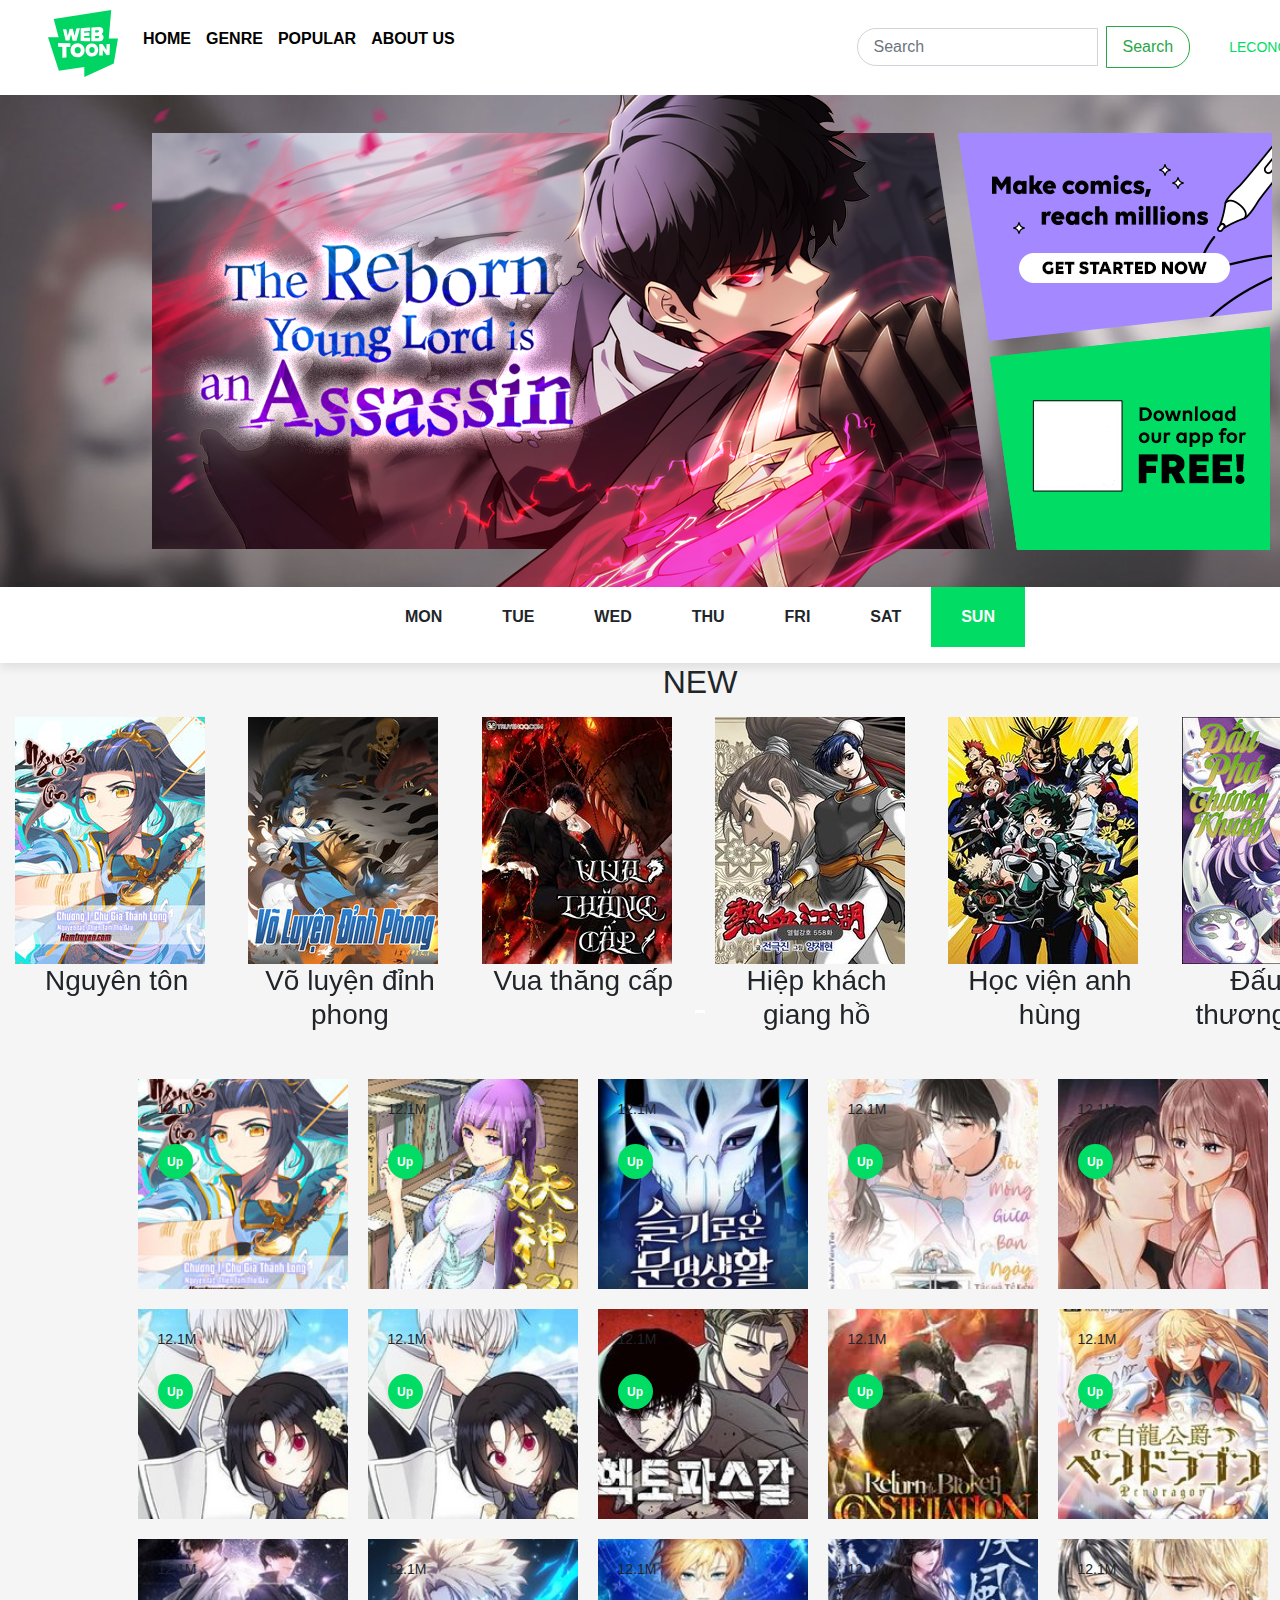
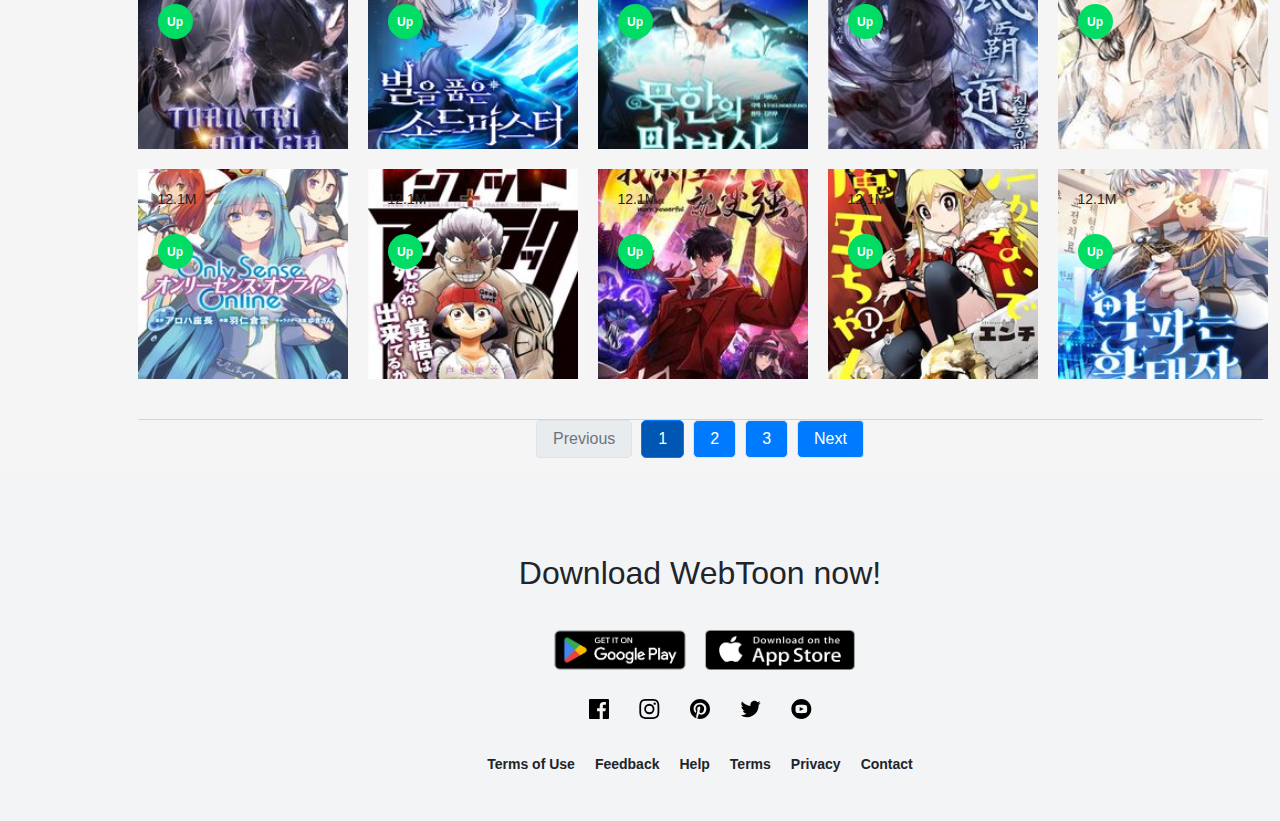
<file: original1.html>
<!DOCTYPE html>
<html lang="en">
<head>
    <meta charset="UTF-8">
    <meta name="viewport" content="width=device-width, initial-scale=1.0">
    <link rel="stylesheet" href="https://cdn.jsdelivr.net/npm/bootstrap@4.6.2/dist/css/bootstrap.min.css">
    <script src="https://cdn.jsdelivr.net/npm/jquery@3.7.1/dist/jquery.slim.min.js"></script>
    <script src="https://cdn.jsdelivr.net/npm/popper.js@1.16.1/dist/umd/popper.min.js"></script>
    <script src="https://cdn.jsdelivr.net/npm/bootstrap@4.6.2/dist/js/bootstrap.bundle.min.js"></script>
    <link rel="stylesheet" href="style2.css">
    <title>WebToon</title>
    <style>
        .pagination {
            display: flex;
            justify-content: center;
            padding: 0;
            list-style: none;
        }
        .page-item {
            margin: 0 5px;
        }
        .page-link {
            display: block;
            padding: 8px 16px;
            text-decoration: none;
            background-color: #007bff;
            color: white;
            border-radius: 5px;
            transition: background-color 0.3s;
        }
        .page-link:hover {
            background-color: #0056b3;
        }
        .page-item.disabled .page-link {
            background-color: #e9ecef;
            color: #6c757d;
            pointer-events: none;
        }
        .page-item.active .page-link {
            background-color: #0056b3;
            color: white;
            pointer-events: none;
        }
    </style>
</head>
<body>
   <section class="desktop">
    <header>
        <nav class="header-menu">
            <div class="header-menu__left">
                <h1 class="header-logo"><img src="./images/logo.svg" alt="logo"></h1>
                <ul class="header-list">
                    <li><a href="original1.html">HOME</a></li>
                    <li><a href="genre1.html">GENRE</a></li>
                    <li><a href="popular1.html">POPULAR</a></li>
                    <li><a href="https://webtoon1.my.canva.site/">ABOUT US</a></li>
                </ul>
            </div>
            <div class="header-menu__right">
                <form class="form-inline my-2 my-lg-0">
                    <input class="form-control mr-sm-2" type="search" placeholder="Search" aria-label="Search">
                    <button class="btn btn-outline-success my-2 my-sm-0" type="submit">Search</button>
                </form>
               <a href="#" class="header-login">lecongnhan</a>
            </div>
        </nav>
        <div class="banner">
            <img src="./images/banner.png" alt="banner" class="banner-img">
            <div class="banner-section">
                <img src="./images/banner-sec-1.png" alt="banner-sec-1" class="banner-sec-1">
                <img src="./images/banner-sec-2.png" alt="banner-sec-2" class="banner-sec-2">
            </div>
        </div>
    </header>
    <div class="week">
        <ul class="week-list">
            <li>MON</li>
            <li>TUE</li>
            <li>WED</li>
            <li>THU</li>
            <li>FRI</li>
            <li>SAT</li>
            <li class="week-active">SUN</li>
        </ul>
    </div>    
    <div style="" class="homepage_suggest">
        <h2>
            <p class="text_list_hot" style="text-align:center; " >
                <i class="fa fa-star" ></i> NEW
            </p>
        </h2>
        <div id="demo" class="carousel slide" data-ride="carousel">

            <!-- Indicators -->
            <ul class="carousel-indicators">
              <li data-target="#demo" data-slide-to="0" class="active" style="color: #d4d4d4 height:; width:1%;"></li>
            </ul>
            
            <!-- The slideshow -->
            <div class="carousel-inner">

                <div class="container-fluid">   
                    <div class="carousel-item active">

                    <div class="row">
                        <div class="col-sm-2 ">
                            <img src="./images/nguyenton.jpg" >
                            <h3 style="text-align:center;">Nguyên tôn</h3>
                        </div>
                        <div class="col-sm-2">
                            <img src="./images/voluyendinhphong.jpg">
                            <h3 style="text-align:center;">Võ luyện đỉnh phong</h3>
                        </div>
                        <div class="col-sm-2">
                            <img src="./images/vuathangcap.jpg">
                            <h3 style="text-align:center;">Vua thăng cấp</h3>
                        </div>
                        <div class="col-sm-2">
                            <img src="./images/hiepkhachgiangho.jpg">
                            <h3 style="text-align:center;">Hiệp khách giang hồ</h3>
                        </div>
                        <div class="col-sm-2">
                            <img src="./images/hocvienanhhung.jpg">
                            <h3 style="text-align:center;">Học viện anh hùng</h3>
                        </div>
                        <div class="col-sm-2">
                            <img src="./images/dauphathuongkhung.jpg">
                            <h3 style="text-align:center;">Đấu phá thương khung</h3>
                        </div>
                        </div>
                    </div>

                    <div class="carousel-item">
                        <div class="row">
                            <div class="col-sm-2">
                                <img src="./images/remonster.jpg">
                                <h3 style="text-align:center;">Re:Monster</h3>
                            </div>
                
                            <div class="col-sm-2">
                                <img src="./images/tenla.jpg">
                                <h3 style="text-align:center;">Murabito Desu Ga Nani Ka?</h3>
                            </div>
                            <div class="col-sm-2">
                                <img src="./images/phongyeuvandao.jpg">
                                <h3 style="text-align:center;">Hiệp khách giang hồ</h3>
                            </div>
                            <div class="col-sm-2">
                                <img src="./images/makechuyen2.jpg">
                                <h3 style="text-align:center;">Ma kể chuyện 2</h3>
                            </div>
                            <div class="col-sm-2">
                                <img src="./images/congnuongsu.jpg">
                                <h3 style="text-align:center;">Công nương sư</h3>
                            </div>
                            <div class="col-sm-2">
                                <img src="./images/anhhungtrolai.jpg">
                                <h3 style="text-align:center;">Anh hùng trở lại</h3>
                            </div>
                        </div>
                    </div>

                    <div class="carousel-item">
                        <div class="row">
                            <div class="col-sm-2">
                                <img src="./images/thanhkiembaothu.jpg">
                                <h3 style="text-align:center;">Thanh kiếm báo thù</h3>
                            </div>
                            <div class="col-sm-2">
                                <img src="./images/chieu-hon-gia-sieu-pham.jpg">
                                <h3 style="text-align:center;">Chiêu hồn giả siêu phàm</h3>
                            </div>
                            <div class="col-sm-2">
                                <img src="./images/mao-hiem-gia-cuoi-cung.jpg">
                                <h3 style="text-align:center;">Mạo hiểm giả cuối cùng</h3>
                            </div>
                            <div class="col-sm-2">
                                <img src="./images/yeu-than-ky.jpg">
                                <h3 style="text-align:center;">Yêu thần ký</h3>
                            </div>
                            <div class="col-sm-2">
                                <img src="./images/toi-da-roi-khoi-to-doi-anh-hung.jpg">
                                <h3 style="text-align:center;">Tôi đã rời khỏi tổ đội anh hùng</h3>
                            </div>
                            <div class="col-sm-2">
                                <img src="./images/bi-mat-cua-co-vo-gyaru.jpg">
                                <h3 style="text-align:center;">Bí mật của cô vợ Gyaru</h3>
                            </div>
                        </div>
                    </div>
                </div>
            </div>
  
            <!-- Left and right controls -->
            <a class="carousel-control-prev" href="#demo" data-slide="prev">
              <span class="carousel-control-prev-icon"></span>
            </a>
            <a class="carousel-control-next" href="#demo" data-slide="next">
              <span class="carousel-control-next-icon"></span>
            </a>
          </div>
    </div>
        <main class="main-content">
           
            <div class="top" class="sto">
                <div class="top-item item item-1">
                    <div class="section-head">
                        
                        <p>12.1M</p>
                        <p class="scan">Up</p>
                    </div>
                    <div class="section-content">
                        <div class="content-head">
                            <h3>Nguyên Tôn</h3>
                            <p>Thiên Tằm Thổ Đậu</p>
                        </div>
                        <p class="content">
                            Truyện tranh Nguyên Tôn được cập nhật nhanh và đầy đủ nhất tại TruyenQQ. Bạn đọc đừng quên để lại bình luận và chia sẻ, ủng hộ TruyenQQ ra các chương mới nhất của truyện Nguyên Tôn.
                        </p>
                    </div>
                </div>
                <div class="top-item item item-2">
                    <div class="section-head">
                        
                        <p>12.1M</p>
                        <p class="scan">Up</p>
                    </div>
                    <div class="section-content">
                        <div class="content-head">
                            <h3>Yêu thần ký</h3>
                            <p>Phát Tiêu Đích Oa Ngưu                            </p>
                        </div>
                        <p class="content">
                            Yêu Thần Vừa Xuất, Ai Dám Tranh Phong                            
                        </p>
                    </div>
                </div>
                <div class="top-item item item-3">
                    <div class="section-head">
                        <p>12.1M</p>
                        <p class="scan">Up</p>
                    </div>
                    <div class="section-content">
                        <div class="content-head">
                            <h3>Nền văn minh Nebula</h3>
                            <p>Wirae1</p>
                        </div>
                        <p class="content">
                            Choi Seong-woon, đạt thứ hạng cao nhất trong trò chơi “Lost World”, hoàn thành xuất sắc mọi thành tích của trò chơi.
                    </div>
                </div>
                <div class="top-item item item-4">
                    <div class="section-head">
                        <p>12.1M</p>
                        <p class="scan">Up</p>
                    </div>
                    <div class="section-content">
                        <div class="content-head">
                            <h3>Mơ về em                           </h3>
                            <p>Tê Kiến                            </p>
                        </div>
                        <p class="content">
                            Cuộc chiến tranh đoạt học bổng diễn ra hừng hực khí thế, ở trước cửa phòng làm việc của thầy chủ nhiệm, Lâm Ngữ Kinh cùng Thẩm Quyện oan gia ngõ hẹp.
                        </p>
                    </div>
                </div>
                <div class="top-item item item-5">
                    <div class="section-head">
                        <p>12.1M</p>
                        <p class="scan">Up</p>
                    </div>
                    <div class="section-content">
                        <div class="content-head">
                            <h3>TỶ PHÚ CHỈ YÊU NGƯỜI VỢ THẾ THÂN CỦA MÌNH</h3>
                            <p>đang cập nhật</p>
                        </div>
                        <p class="content">
                            Ban ngày cô là một nữ giúp việc xấu xí, ban đêm cô cởi bỏ lớp ngụy trang để lộ lộ ra vẻ đẹp, và vào vai cô vợ thế thân cho tỷ phú.
                        </p>
                    </div>
                </div>
                <div class="top-item item item-6">
                    <div class="section-head">
                        <p>12.1M</p>
                        <p class="scan">Up</p>
                    </div>
                    <div class="section-content">
                        <div class="content-head">
                            <h3>Trở Thành Con Gái Nhà Tài Phiệt                            </h3>
                            <p>đang cập nhật</p>
                        </div>
                        <p class="content">
                            Truyện tranh Trở Thành Con Gái Nhà Tài Phiệt được cập nhật nhanh và đầy đủ nhất tại TruyenQQ.
                    </div>
                </div>
                <div class="top-item item item-7">
                    <div class="section-head">
                        <p>12.1M</p>
                        <p class="scan">Up</p>
                    </div>
                    <div class="section-content">
                        <div class="content-head">
                            <h3>Huyền Thoại Tái Xuất   </h3>
                            <p>đang cập nhật</p>
                        </div>
                        <p class="content">
                            Truyện tranh Huyền Thoại Tái Xuất được cập nhật nhanh và đầy đủ nhất tại TruyenQQ.
                    </div>
                </div>
                <div class="top-item item item-8">
                    <div class="section-head">
                        <p>12.1M</p>
                        <p class="scan">Up</p>
                    </div>
                    <div class="section-content">
                        <div class="content-head">
                            <h3>Tàn Tinh Tái Thế
                            </h3>
                            <p>đang cập nhật </p>
                        </div>
                        <p class="content">
                            Hành trình từ một phàm nhân và trở thành thực thể sáng ngang với các vị thần, "Twilight of gods" -  Hoàng hôn của chư thần.
                        </p>
                    </div>
                </div>
                <div class="top-item item item-9">
                    <div class="section-head">
                        <p>12.1M</p>
                        <p class="scan">Up</p>
                    </div>
                    <div class="section-content">
                        <div class="content-head">
                            <h3>Người Chơi Thiết Thụ
                            </h3>
                            <p>đang câph nhật</p>
                        </div>
                        <p class="content">
                            Truyện tranh Người Chơi Thiết Thụ được cập nhật nhanh và đầy đủ nhất tại TruyenQQ. 
                        </p>
                    </div>
                </div>
                <div class="top-item item item-10">
                    <div class="section-head">
                        <p>12.1M</p>
                        <p class="scan">Up</p>
                    </div>
                    <div class="section-content">
                        <div class="content-head">
                            <h3>Công Tước Bạch Long
                            </h3>
                            <p>đang cập nhật</p>
                        </div>
                        <p class="content">
                            Sinh ra là người kế vị của một gia đình quý tộc hạng thấp, Raven Varte bị gán cho tội danh âm mưu nổi dậy chống lại hoàng gia. 
                    </div>
                </div>
                <div class="top-item item item-11">
                    <div class="section-head">
                        <p>12.1M</p>
                        <p class="scan">Up</p>
                    </div>
                    <div class="section-content">
                        <div class="content-head">
                            <h3>Toàn Trí Độc Giả
                            </h3>
                            <p>đang cập nhật</p>
                        </div>
                        <p class="content">
                            Chỉ mình tôi mới biết được kết cục của thế giới này.

                        </p>
                    </div>
                </div>
                <div class="top-item item item-12">
                    <div class="section-head">
                        <p>12.1M</p>
                        <p class="scan">Up</p>
                    </div>
                    <div class="section-content">
                        <div class="content-head">
                            <h3>Tinh Tú Kiếm Sĩ
                            </h3>
                            <p>đang cập nhật</p>
                        </div>
                        <p class="content">                           
                        Truyện tranh Tinh Tú Kiếm Sĩ được cập nhật nhanh và đầy đủ nhất tại TruyenQQ. 
                        </p>
                    </div>
                </div>
                <div class="top-item item item-13">
                    <div class="section-head">
                        <p>12.1M</p>
                        <p class="scan">Up</p>
                    </div>
                    <div class="section-content">
                        <div class="content-head">
                            <h3>Đại Pháp Sư Toàn Năng
                            </h3>
                            <p>đang cập nhật</p>
                        </div>
                        <p class="content">
                            Giấc mơ về sự vô tận của con người giống như một vụ nổ siêu tân tinh lan rộng với tốc độ ánh sáng!

                        </p>
                    </div>
                </div>
                <div class="top-item item item-14">
                    <div class="section-head">
                        <p>12.1M</p>
                        <p class="scan">Up</p>
                    </div>
                    <div class="section-content">
                        <div class="content-head">
                            <h3>Thiên Phong Phách Đạo
                            </h3>
                            <p>đang cập nhật</p>
                        </div>
                        <p class="content">                            
                        Truyện tranh Thiên Phong Phách Đạo được cập nhật nhanh và đầy đủ nhất tại TruyenQQ.
                        </p>
                    </div>
                </div>
                <div class="top-item item item-15">
                    <div class="section-head">
                        <p>12.1M</p>
                        <p class="scan">Up</p>
                    </div>
                    <div class="section-content">
                        <div class="content-head">
                            <h3>Lilien Của Turin
                            </h3>
                            <p>đang cập nhật</p>
                        </div>
                        <p class="content">
                            Câu chuyện tình yêu chữa lành nói không với drama cùng nam chính đẳng cấp mỹ nam
                            “Không sao mà.
                        </p>
                    </div>
                </div>
                <div class="top-item item item-16">
                    <div class="section-head">
                        <p>12.1M</p>
                        <p class="scan">Up</p>
                    </div>
                    <div class="section-content">
                        <div class="content-head">
                            <h3>oso</h3>
                            <p>đang cập nhật</p>
                        </div>
                        <p class="content">
                            Sử dụng hệ thống "Sense", những người chơi sẽ tạo ra các nhân vật độc nhất của họ trong VRMMORPG "Only Sense Online". 
                        </p>
                    </div>
                </div>
                <div class="top-item item item-17">
                    <div class="section-head">
                        <p>12.1M</p>
                        <p class="scan">Up</p>
                    </div>
                    <div class="section-content">
                        <div class="content-head">
                            <h3>Undead Unluck
                            </h3>
                            <p>đang cập nhật</p>
                        </div>
                        <p class="content">
                            Một cô gái có khả năng khiến cho những ai tiếp xúc với cô gặp xui xẻo, tùy theo mức độ tiếp xúc và thời gian mà vận xui lớn hay nhỏ.
                        </p>
                    </div>
                </div>
                <div class="top-item item item-18">
                    <div class="section-head">
                        <p>12.1M</p>
                        <p class="scan">Up</p>
                    </div>
                    <div class="section-content">
                        <div class="content-head">
                            <h3>Càng Đánh Càng Mạnh
                            </h3>
                            <p>đang cập nhật</p>
                        </div>
                        <p class="content">Trong thế giới tương lai, dị thú xâm chiếm trái đất, nhân loại rơi vào nguy cơ bị diệt chủng. 
                        </p>
                    </div>
                </div>
                <div class="top-item item item-19">
                    <div class="section-head">
                        <p>12.1M</p>
                        <p class="scan">Up</p>
                    </div>
                    <div class="section-content">
                        <div class="content-head">
                            <h3>Don't Cry Maou-Chan
                            </h3>
                            <p>đang cập nhật</p>
                        </div>
                        <p class="content">
                            
Truyện tranh Don't Cry Maou-Chan được cập nhật nhanh và đầy đủ nhất tại TruyenQQ. 
                        </p>
                    </div>
                </div>
                <div class="top-item item item-20">
                    <div class="section-head">
                        <p>12.1M</p>
                        <p class="scan">Up</p>
                    </div>
                    <div class="section-content">
                        <div class="content-head">
                            <h3>Hoàng Tử Bán Thuốc
                            </h3>
                            <p>đang cập nhật</p>
                        </div>
                        <p class="content">
                            Truyện cùng tác giả bộ "Bậc Thầy Thiết Kế Điền Trang"
                        </p>
                    </div>
                </div>
            </div>
            <ul class="pagination">
                <li class="page-item disabled"><a class="page-link" href="#" tabindex="-1">Previous</a></li>
                <li class="page-item active"><a class="page-link" href="original1.html">1</a></li>
                <li class="page-item"><a class="page-link" href="page2(1).html">2</a></li>
                <li class="page-item"><a class="page-link" href="page3(1).html">3</a></li>
                <li class="page-item"><a class="page-link" href="page2(1).html">Next</a></li>
            </ul>
            
            <script>
                document.addEventListener('DOMContentLoaded', function() {
                    const url = window.location.pathname;
                    const currentPage = url.substring(url.lastIndexOf('/') + 1);
            
                    const prevLink = document.querySelector('.page-item.disabled .page-link');
                    const nextLink = document.querySelector('.pagination .page-item:last-child .page-link');
            
                    switch(currentPage) {
                        case 'original1.html':
                            prevLink.parentElement.classList.add('disabled');
                            nextLink.href = '/page2(1).html';
                            break;
                        case 'page2(1).html':
                            document.querySelector('.pagination .page-item:nth-child(1) .page-link').href = '/original1.html';
                            nextLink.href = '/page3(1).html';
                            break;
                        case 'page3(1).html':
                            document.querySelector('.pagination .page-item:nth-child(1) .page-link').href = '/page2(1).html';
                            nextLink.parentElement.classList.add('disabled');
                            break;
                        default:
                            prevLink.href = '#';
                            nextLink.href = '#';
                    }
            
                    document.querySelectorAll('.page-item').forEach(item => {
                        if (item.querySelector('.page-link').getAttribute('href').includes(currentPage)) {
                            item.classList.add('active');
                        }
                    });
                });
            </script>
        </main>
        
        <footer class="footer">
            <div class="footer-app">
                <h2>Download WebToon now!</h2>
                <div class="app-flex">
                    <img src="./images/gg-play.png" alt="google-play">
                    <img src="./images/appstore.png" alt="app-store">
                </div>
            </div>
            <div class="footer-icon">
                <svg xmlns="http://www.w3.org/2000/svg" width="20" height="20">
                    <path fill="#FFF"
                        d="M18.896 0H1.104C.494 0 0 .494 0 1.104v17.793C0 19.506.494 20 1.104 20h9.58v-7.745H8.076V9.237h2.606V7.01c0-2.583 1.578-3.99 3.883-3.99 1.104 0 2.052.082 2.329.119v2.7h-1.598c-1.254 0-1.496.597-1.496 1.47v1.928h2.989l-.39 3.018h-2.6V20h5.098c.608 0 1.102-.494 1.102-1.104V1.104C20 .494 19.506 0 18.896 0z" />
                </svg>
                <svg xmlns="http://www.w3.org/2000/svg" width="21" height="20">
                    <path fill="#FFF"
                        d="M10.333 1.802c2.67 0 2.987.01 4.042.059 2.71.123 3.976 1.409 4.1 4.099.048 1.054.057 1.37.057 4.04 0 2.672-.01 2.988-.058 4.042-.124 2.687-1.386 3.975-4.099 4.099-1.055.048-1.37.058-4.042.058-2.67 0-2.986-.01-4.04-.058-2.717-.124-3.976-1.416-4.1-4.1-.048-1.054-.058-1.37-.058-4.041 0-2.67.01-2.986.058-4.04.124-2.69 1.387-3.977 4.1-4.1 1.054-.048 1.37-.058 4.04-.058zm0-1.802C7.618 0 7.278.012 6.211.06 2.579.227.56 2.242.394 5.877.345 6.944.334 7.284.334 10s.011 3.057.06 4.123c.166 3.632 2.181 5.65 5.816 5.817 1.068.048 1.408.06 4.123.06 2.716 0 3.057-.012 4.124-.06 3.628-.167 5.651-2.182 5.816-5.817.049-1.066.06-1.407.06-4.123s-.011-3.056-.06-4.122C20.11 2.249 18.093.228 14.458.06 13.39.01 13.049 0 10.333 0zm0 4.865a5.135 5.135 0 100 10.27 5.135 5.135 0 000-10.27zm0 8.468a3.333 3.333 0 110-6.666 3.333 3.333 0 010 6.666zm5.339-9.87a1.2 1.2 0 10-.001 2.4 1.2 1.2 0 000-2.4z" />
                </svg>
                <svg xmlns="http://www.w3.org/2000/svg" width="20" height="20">
                    <path fill="#FFF"
                        d="M10 0C4.478 0 0 4.477 0 10c0 4.237 2.636 7.855 6.356 9.312-.088-.791-.167-2.005.035-2.868.182-.78 1.172-4.97 1.172-4.97s-.299-.6-.299-1.486c0-1.39.806-2.428 1.81-2.428.852 0 1.264.64 1.264 1.408 0 .858-.545 2.14-.828 3.33-.236.995.5 1.807 1.48 1.807 1.778 0 3.144-1.874 3.144-4.58 0-2.393-1.72-4.068-4.177-4.068-2.845 0-4.515 2.135-4.515 4.34 0 .859.331 1.781.745 2.281a.3.3 0 01.069.288l-.278 1.133c-.044.183-.145.223-.335.134-1.249-.581-2.03-2.407-2.03-3.874 0-3.154 2.292-6.052 6.608-6.052 3.469 0 6.165 2.473 6.165 5.776 0 3.447-2.173 6.22-5.19 6.22-1.013 0-1.965-.525-2.291-1.148l-.623 2.378c-.226.869-.835 1.958-1.244 2.621.937.29 1.931.446 2.962.446 5.522 0 10-4.477 10-10S15.522 0 10 0z" />
                </svg>
                <svg xmlns="http://www.w3.org/2000/svg" width="21" height="18">
                    <path fill="#FFF"
                        d="M20.667 2.797a8.192 8.192 0 01-2.357.646 4.11 4.11 0 001.804-2.27 8.22 8.22 0 01-2.606.996A4.096 4.096 0 0014.513.873c-2.649 0-4.595 2.472-3.997 5.038a11.648 11.648 0 01-8.457-4.287 4.109 4.109 0 001.27 5.478A4.086 4.086 0 011.47 6.59c-.045 1.901 1.317 3.68 3.29 4.075a4.113 4.113 0 01-1.853.07 4.106 4.106 0 003.834 2.85 8.25 8.25 0 01-6.075 1.7 11.616 11.616 0 006.29 1.843c7.618 0 11.922-6.434 11.662-12.205a8.354 8.354 0 002.048-2.124z" />
                </svg>
                <svg xmlns="http://www.w3.org/2000/svg" width="21" height="20">
                    <path fill="#FFF"
                        d="M10.333 0c-5.522 0-10 4.478-10 10 0 5.523 4.478 10 10 10 5.523 0 10-4.477 10-10 0-5.522-4.477-10-10-10zm3.701 14.077c-1.752.12-5.653.12-7.402 0C4.735 13.947 4.514 13.018 4.5 10c.014-3.024.237-3.947 2.132-4.077 1.749-.12 5.651-.12 7.402 0 1.898.13 2.118 1.059 2.133 4.077-.015 3.024-.238 3.947-2.133 4.077zM8.667 8.048l4.097 1.949-4.097 1.955V8.048z" />
                </svg>
            </div>
            <ul class="footer-list">
                <li>Terms of Use</li>
                <li>Feedback</li>
                <li>Help</li>
                <li>Terms</li>
                <li>Privacy</li>
                <li>Contact</li>
            </ul>
        </footer>
   </section>
</body>
</html>
</file>
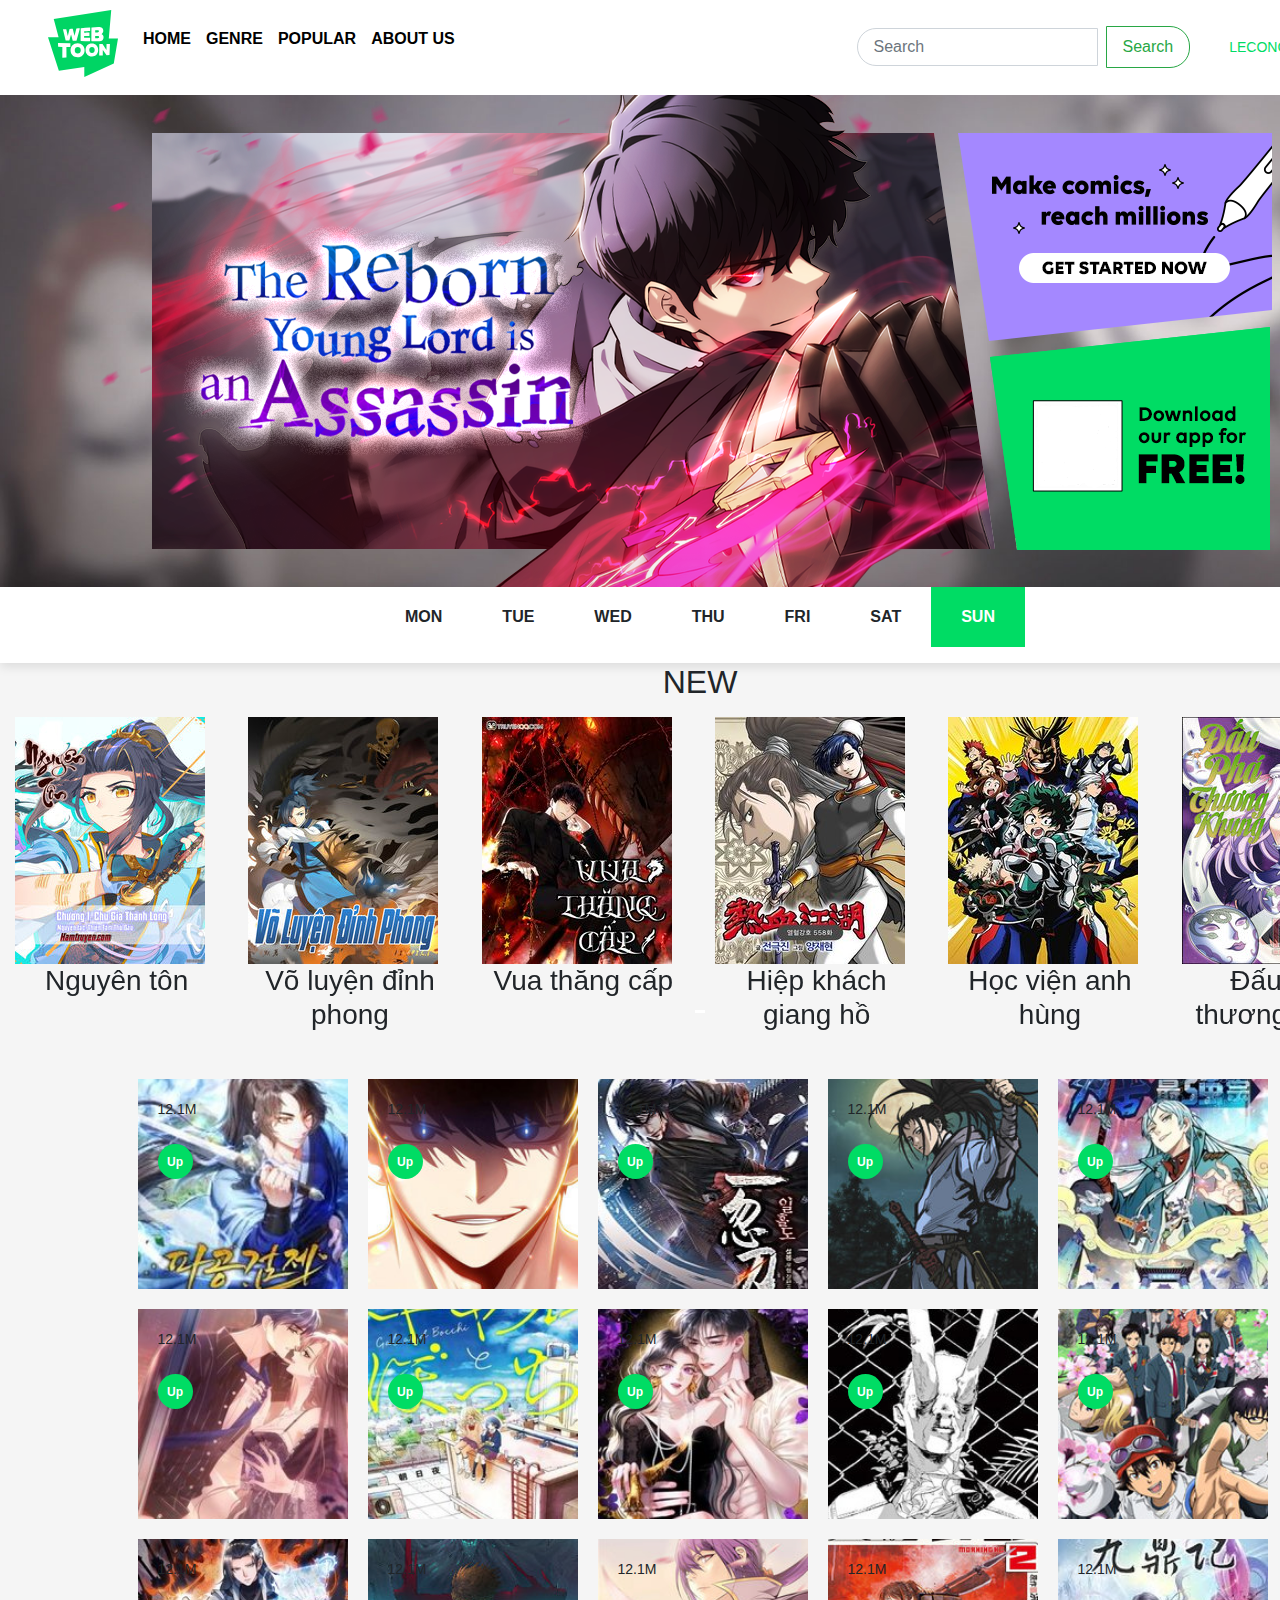
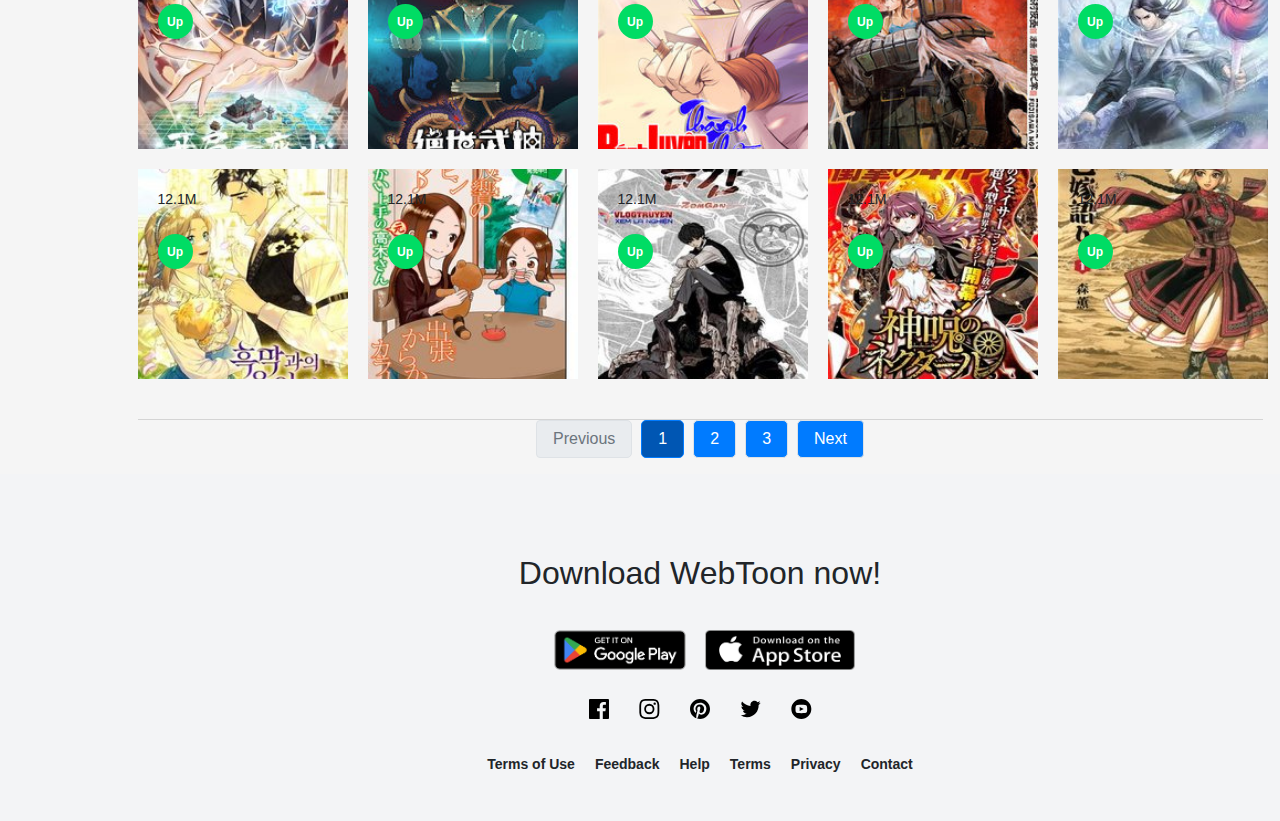
<file: page2(1).html>
<!DOCTYPE html>
<html lang="en">
<head>
    <meta charset="UTF-8">
    <meta name="viewport" content="width=device-width, initial-scale=1.0">
    <link rel="stylesheet" href="https://cdn.jsdelivr.net/npm/bootstrap@4.6.2/dist/css/bootstrap.min.css">
    <script src="https://cdn.jsdelivr.net/npm/jquery@3.7.1/dist/jquery.slim.min.js"></script>
    <script src="https://cdn.jsdelivr.net/npm/popper.js@1.16.1/dist/umd/popper.min.js"></script>
    <script src="https://cdn.jsdelivr.net/npm/bootstrap@4.6.2/dist/js/bootstrap.bundle.min.js"></script>
    <link rel="stylesheet" href="style2.css">
    <title>WebToon</title>
    
    <style>
        .pagination {
            display: flex;
            justify-content: center;
            padding: 0;
            list-style: none;
        }
        .page-item {
            margin: 0 5px;
        }
        .page-link {
            display: block;
            padding: 8px 16px;
            text-decoration: none;
            background-color: #007bff;
            color: white;
            border-radius: 5px;
            transition: background-color 0.3s;
        }
        .page-link:hover {
            background-color: #0056b3;
        }
        .page-item.disabled .page-link {
            background-color: #e9ecef;
            color: #6c757d;
            pointer-events: none;
        }
        .page-item.active .page-link {
            background-color: #0056b3;
            color: white;
            pointer-events: none;
        }
    </style>
</head>
<body>
   <section class="desktop">
    <header>
        <nav class="header-menu">
            <div class="header-menu__left">
                <h1 class="header-logo"><img src="./images/logo.svg" alt="logo"></h1>
                <ul class="header-list">
                    <li><a href="original1.html">HOME</a></li>
                    <li><a href="genre1.html">GENRE</a></li>
                    <li><a href="popular1.html">POPULAR</a></li>
                    <li><a href="https://webtoon1.my.canva.site/">ABOUT US</a></li>
                </ul>
            </div>
            <div class="header-menu__right">
                <form class="form-inline my-2 my-lg-0">
                    <input class="form-control mr-sm-2" type="search" placeholder="Search" aria-label="Search">
                    <button class="btn btn-outline-success my-2 my-sm-0" type="submit">Search</button>
                </form>
                <a href="#" class="header-login">lecongnhan</a>
            </div>
        </nav>
        <div class="banner">
            <img src="./images/banner.png" alt="banner" class="banner-img">
            <div class="banner-section">
                <img src="./images/banner-sec-1.png" alt="banner-sec-1" class="banner-sec-1">
                <img src="./images/banner-sec-2.png" alt="banner-sec-2" class="banner-sec-2">
            </div>
        </div>
    </header>
    <div class="week">
        <ul class="week-list">
            <li>MON</li>
            <li>TUE</li>
            <li>WED</li>
            <li>THU</li>
            <li>FRI</li>
            <li>SAT</li>
            <li class="week-active">SUN</li>
        </ul>
    </div>         
    <div style="" class="homepage_suggest">
        <h2>
            <p class="text_list_hot" style="text-align:center; " >
                <i class="fa fa-star" ></i> NEW
            </p>
        </h2>
        <div id="demo" class="carousel slide" data-ride="carousel">

            <!-- Indicators -->
            <ul class="carousel-indicators">
              <li data-target="#demo" data-slide-to="0" class="active" style="color: #d4d4d4 height:; width:1%;"></li>
            </ul>
            
            <!-- The slideshow -->
            <div class="carousel-inner">

                <div class="container-fluid">   
                    <div class="carousel-item active">

                    <div class="row">
                        <div class="col-sm-2 ">
                            <img src="./images/nguyenton.jpg" >
                            <h3 style="text-align:center;">Nguyên tôn</h3>
                        </div>
                        <div class="col-sm-2">
                            <img src="./images/voluyendinhphong.jpg">
                            <h3 style="text-align:center;">Võ luyện đỉnh phong</h3>
                        </div>
                        <div class="col-sm-2">
                            <img src="./images/vuathangcap.jpg">
                            <h3 style="text-align:center;">Vua thăng cấp</h3>
                        </div>
                        <div class="col-sm-2">
                            <img src="./images/hiepkhachgiangho.jpg">
                            <h3 style="text-align:center;">Hiệp khách giang hồ</h3>
                        </div>
                        <div class="col-sm-2">
                            <img src="./images/hocvienanhhung.jpg">
                            <h3 style="text-align:center;">Học viện anh hùng</h3>
                        </div>
                        <div class="col-sm-2">
                            <img src="./images/dauphathuongkhung.jpg">
                            <h3 style="text-align:center;">Đấu phá thương khung</h3>
                        </div>
                        </div>
                    </div>

                    <div class="carousel-item">
                        <div class="row">
                            <div class="col-sm-2">
                                <img src="./images/remonster.jpg">
                                <h3 style="text-align:center;">Re:Monster</h3>
                            </div>
                
                            <div class="col-sm-2">
                                <img src="./images/tenla.jpg">
                                <h3 style="text-align:center;">Murabito Desu Ga Nani Ka?</h3>
                            </div>
                            <div class="col-sm-2">
                                <img src="./images/phongyeuvandao.jpg">
                                <h3 style="text-align:center;">Hiệp khách giang hồ</h3>
                            </div>
                            <div class="col-sm-2">
                                <img src="./images/makechuyen2.jpg">
                                <h3 style="text-align:center;">Ma kể chuyện 2</h3>
                            </div>
                            <div class="col-sm-2">
                                <img src="./images/congnuongsu.jpg">
                                <h3 style="text-align:center;">Công nương sư</h3>
                            </div>
                            <div class="col-sm-2">
                                <img src="./images/anhhungtrolai.jpg">
                                <h3 style="text-align:center;">Anh hùng trở lại</h3>
                            </div>
                        </div>
                    </div>

                    <div class="carousel-item">
                        <div class="row">
                            <div class="col-sm-2">
                                <img src="./images/thanhkiembaothu.jpg">
                                <h3 style="text-align:center;">Thanh kiếm báo thù</h3>
                            </div>
                            <div class="col-sm-2">
                                <img src="./images/chieu-hon-gia-sieu-pham.jpg">
                                <h3 style="text-align:center;">Chiêu hồn giả siêu phàm</h3>
                            </div>
                            <div class="col-sm-2">
                                <img src="./images/mao-hiem-gia-cuoi-cung.jpg">
                                <h3 style="text-align:center;">Mạo hiểm giả cuối cùng</h3>
                            </div>
                            <div class="col-sm-2">
                                <img src="./images/yeu-than-ky.jpg">
                                <h3 style="text-align:center;">Yêu thần ký</h3>
                            </div>
                            <div class="col-sm-2">
                                <img src="./images/toi-da-roi-khoi-to-doi-anh-hung.jpg">
                                <h3 style="text-align:center;">Tôi đã rời khỏi tổ đội anh hùng</h3>
                            </div>
                            <div class="col-sm-2">
                                <img src="./images/bi-mat-cua-co-vo-gyaru.jpg">
                                <h3 style="text-align:center;">Bí mật của cô vợ Gyaru</h3>
                            </div>
                        </div>
                    </div>
                </div>
            </div>
  
            <!-- Left and right controls -->
            <a class="carousel-control-prev" href="#demo" data-slide="prev">
              <span class="carousel-control-prev-icon"></span>
            </a>
            <a class="carousel-control-next" href="#demo" data-slide="next">
              <span class="carousel-control-next-icon"></span>
            </a>
          </div>
    </div>
        <main class="main-content">
           
            <div class="top" class="sto">
                <div class="top-item item item-21">
                    <div class="section-head">
                        
                        <p>12.1M</p>
                        <p class="scan">Up</p>
                    </div>
                    <div class="section-content">
                        <div class="content-head">
                            <h3>Phá Công Kiếm Đế                               </h3>
                            <p>đang cập nhật</p>
                        </div>
                        <p class="content">
                            Truyện tranh Phá Công Kiếm Đế được cập nhật nhanh và đầy đủ nhất tại TruyenQQ. 
                    </div>
                </div>
                <div class="top-item item item-22">
                    <div class="section-head">
                        
                        <p>12.1M</p>
                        <p class="scan">Up</p>
                    </div>
                    <div class="section-content">
                        <div class="content-head">
                            <h3>Gậy Gỗ Cấp 99+
                            </h3>
                            <p>Đang cập nhật                         </p>
                        </div>
                        <p class="content">Đây là phiên bản gậy gỗ Saitama - Gõ phát chết luôn!!!!!!!!!
                        </p>
                    </div>
                </div>
                <div class="top-item item item-23">
                    <div class="section-head">
                        <p>12.1M</p>
                        <p class="scan">Up</p>
                    </div>
                    <div class="section-content">
                        <div class="content-head">
                            <h3>Nhất Hốt Đao
                            </h3>
                            <p>đang cập nhật</p>
                        </div>
                        <p class="content">
                            Truyện tranh Nhất Hốt Đao được cập nhật nhanh và đầy đủ nhất tại TruyenQQ.
                        </p>
                    </div>
                </div>
                <div class="top-item item item-24">
                    <div class="section-head">
                        <p>12.1M</p>
                        <p class="scan">Up</p>
                    </div>
                    <div class="section-content">
                        <div class="content-head">
                            <h3>Cung Quỷ Kiếm Thần
                            </h3>
                            <p>đang cập nhật</p>
                        </div>
                        <p class="content">Cung là thứ binh khí vượt qua khoảng cách mà mắt thường nhìn được, thống trị cả những sinh mạng đang ẩn mình.
                        </p>
                    </div>
                </div>
                <div class="top-item item item-25">
                    <div class="section-head">
                        <p>12.1M</p>
                        <p class="scan">Up</p>
                    </div>
                    <div class="section-content">
                        <div class="content-head">
                            <h3>Vạn Cổ Tối Cường Tông
                            </h3>
                            <p>đang cập nhật</p>
                        </div>
                        <p class="content">
                            Truyện tranh Vạn Cổ Tối Cường Tông được cập nhật nhanh và đầy đủ nhất tại TruyenQQ. 
                        </p>
                    </div>
                </div>
                <div class="top-item item item-26">
                    <div class="section-head">
                        <p>12.1M</p>
                        <p class="scan">Up</p>
                    </div>
                    <div class="section-content">
                        <div class="content-head">
                            <h3>Cố Ý Chiếm Đoạt
                            </h3>
                            <p>đang cập nhật</p>
                        </div>
                        <p class="content">"Vị hôn thê của anh sắp trở về Trung Quốc và gắn bó với anh sao?"
                        </p>
                    </div>
                </div>
                <div class="top-item item item-27">
                    <div class="section-head">
                        <p>12.1M</p>
                        <p class="scan">Up</p>
                    </div>
                    <div class="section-content">
                        <div class="content-head">
                            <h3>Gal To Bocchi
                            </h3>
                            <p>đang cập nhật</p>
                        </div>
                        <p class="content">"Tôi chẳng thích đám gyaru chút nào" - Kawai Hina luôn tự nhủ như thế, nhưng rồi cuộc sống của cô đã thay đổi hoàn toàn, nhờ một nhỏ gyaru


                        </p>
                    </div>
                </div>
                <div class="top-item item item-28">
                    <div class="section-head">
                        <p>12.1M</p>
                        <p class="scan">Up</p>
                    </div>
                    <div class="section-content">
                        <div class="content-head">
                            <h3>Tôi Cũng Là Đại Lão
                            </h3>
                            <p>đang cập nhật</p>
                        </div>
                        <p class="content">
                            Lệ Diên, người đang bị truy lùng sau khi tỉnh dậy trong bệnh viện, phát hiện ra mình đã mất trí nhớ. 
                        </p>
                    </div>
                </div>
                <div class="top-item item item-29">
                    <div class="section-head">
                        <p>12.1M</p>
                        <p class="scan">Up</p>
                    </div>
                    <div class="section-content">
                        <div class="content-head">
                            <h3>Fool Night
                            </h3>
                            <p>đang cập nhật</p>
                        </div>
                        <p class="content">
                            Trong một tương lai xa, trái đất bị các đám mây đen che phủ. 
                        </p>
                    </div>
                </div>
                <div class="top-item item item-30">
                    <div class="section-head">
                        <p>12.1M</p>
                        <p class="scan">Up</p>
                    </div>
                    <div class="section-content">
                        <div class="content-head">
                            <h3>Sket Dance
                            </h3>
                            <p>đang cập nhật</p>
                        </div>
                        <p class="content">Kể về 1 club tập hợp những quái nhân chuyên đi giải quyết rắc rối cho người khác!!!


                        </p>
                    </div>
                </div>
                <div class="top-item item item-31">
                    <div class="section-head">
                        <p>12.1M</p>
                        <p class="scan">Up</p>
                    </div>
                    <div class="section-content">
                        <div class="content-head">
                            <h3>Ta Có Một Sơn Trại
                            </h3>
                            <p>đang cập nhật</p>
                        </div>
                        <p class="content">
                            Truyện tranh Ta Có Một Sơn Trại được cập nhật nhanh và đầy đủ nhất tại TruyenQQ.
                        </p>
                    </div>
                </div>
                <div class="top-item item item-32">
                    <div class="section-head">
                        <p>12.1M</p>
                        <p class="scan">Up</p>
                    </div>
                    <div class="section-content">
                        <div class="content-head">
                            <h3>Tuyệt Thế Võ Thần
                            </h3>
                            <p>Tịnh Vô Ngân</p>
                        </div>
                        <p class="content">
                            Cửu Tiêu đại lục, tông môn san sát, võ đạo làm đầu, người yếu tầm thường, bị người bắt nạt, cường giả giận dữ, máu chảy thành sông.
                        </p>
                    </div>
                </div>
                <div class="top-item item item-33">
                    <div class="section-head">
                        <p>12.1M</p>
                        <p class="scan">Up</p>
                    </div>
                    <div class="section-content">
                        <div class="content-head">
                            <h3>Bách Luyện Thành Thần
                            </h3>
                            <p>đang cập nhật</p>
                        </div>
                        <p class="content">
                            Cảnh giới: Luyện nhục cảnh, Luyện cốt cảnh, Luyện tạng cảnh.... La Chính vì gái mà bị đày làm nô bộc. 
                        </p>
                    </div>
                </div>
                <div class="top-item item item-34">
                    <div class="section-head">
                        <p>12.1M</p>
                        <p class="scan">Up</p>
                    </div>
                    <div class="section-content">
                        <div class="content-head">
                            <h3>Tenrou No Avalon
                            </h3>
                            <p>đang cập nhật</p>
                        </div>
                        <p class="content">
                            Hạm đội không gian Xô Viết đang trên đường hướng tới một hành tinh mới nơi con người có thể định cư.
                        </p>
                    </div>
                </div>
                <div class="top-item item item-35">
                    <div class="section-head">
                        <p>12.1M</p>
                        <p class="scan">Up</p>
                    </div>
                    <div class="section-content">
                        <div class="content-head">
                            <h3>Địch Úc Đa Chi Ca
                            </h3>
                            <p>đang cập nhật</p>
                        </div>
                        <p class="content">
                            ông chúa hoạt bát hiếu động Hi Nhĩ Na của Tây đế quốc lúc còn thơ bé tình cờ gặp chất tử Lạp Đề Áo đến từ vương quốc phương bắc.
                        </p>
                    </div>
                </div>
                <div class="top-item item item-36">
                    <div class="section-head">
                        <p>12.1M</p>
                        <p class="scan">Up</p>
                    </div>
                    <div class="section-content">
                        <div class="content-head">
                            <h3>Nhật Ký Trông Trẻ
                            </h3>
                            <p>đang cập nhật</p>
                        </div>
                        <p class="content">
                            Khi mở mắt ra, tôi đã trở thành bảo mẫu trong một cuốn tiểu thuyết. Là nhân vật có vai trò ám sát chủ nhân trong lúc chăm sóc.
                        </p>
                    </div>
                </div>
                <div class="top-item item item-37">
                    <div class="section-head">
                        <p>12.1M</p>
                        <p class="scan">Up</p>
                    </div>
                    <div class="section-content">
                        <div class="content-head">
                            <h3>Trò Đùa Đáng Yêu
                            </h3>
                            <p>đang cập nhật</p>
                        </div>
                        <p class="content">
                            Karakai Jouzu no Takagi-san dựa trên tác phẩm cùng tên, nói về Takagi và con gái cô ấy, Chi.
                        </p>
                    </div>
                </div>
                <div class="top-item item item-38">
                    <div class="section-head">
                        <p>12.1M</p>
                        <p class="scan">Up</p>
                    </div>
                    <div class="section-content">
                        <div class="content-head">
                            <h3>Người Thây Ma
                            </h3>
                            <p>đang cập nhật</p>
                        </div>
                        <p class="content">
                            Hành trình của cậu bé bất tử chỉ muốn chết - On Mirae, nhưng để có thể chết, cậu phải khôi phục nền văn minh nhân loại. 
                        </p>
                    </div>
                </div>
                <div class="top-item item item-39">
                    <div class="section-head">
                        <p>12.1M</p>
                        <p class="scan">Up</p>
                    </div>
                    <div class="section-content">
                        <div class="content-head">
                            <h3>Shinju No Nectar
                            </h3>
                            <p>đang cập nhật</p>
                        </div>
                        <p class="content">
                            Sakra, công chúa còn sống cuối cùng của 1 đế chế suy tàn, bị săn đuổi vì sức mạnh Ambrosia mà cô sở hữu - năng lực ban thánh lực nhưng chỉ cho con người.
                        </p>
                    </div>
                </div>
                <div class="top-item item item-40">
                    <div class="section-head">
                        <p>12.1M</p>
                        <p class="scan">Up</p>
                    </div>
                    <div class="section-content">
                        <div class="content-head">
                            <h3>Cô Dâu Thảo Nguyên
                            </h3>
                            <p>đang cập nhật</p>
                        </div>
                        <p class="content">
                            Bối cảnh câu truyện vào thế kỉ 16, khi Con đường Tơ Lụa nối liền Châu Á và Địa Trung Hải, bao gồm cả Bắc Phi và Châu Âu.
                        </p>
                    </div>
                </div>
            </div>
            <ul class="pagination">
                <li class="page-item disabled"><a class="page-link" href="#" tabindex="-1">Previous</a></li>
                <li class="page-item active"><a class="page-link" href="original1.html">1</a></li>
                <li class="page-item"><a class="page-link" href="page2(1).html">2</a></li>
                <li class="page-item"><a class="page-link" href="page3(1).html">3</a></li>
                <li class="page-item"><a class="page-link" href="page3(1).html">Next</a></li>
            </ul>
            
            <script>
                document.addEventListener('DOMContentLoaded', function() {
                    const url = window.location.pathname;
                    const currentPage = url.substring(url.lastIndexOf('/') + 1);
            
                    const prevLink = document.querySelector('.page-item.disabled .page-link');
                    const nextLink = document.querySelector('.pagination .page-item:last-child .page-link');
            
                    switch(currentPage) {
                        case 'original1.html':
                            prevLink.parentElement.classList.add('disabled');
                            nextLink.href = '/page2(1).html';
                            break;
                        case 'page2(1).html':
                            document.querySelector('.pagination .page-item:nth-child(1) .page-link').href = '/original1.html';
                            nextLink.href = '/page3(1).html';
                            break;
                        case 'page3(1).html':
                            document.querySelector('.pagination .page-item:nth-child(1) .page-link').href = '/page2(1).html';
                            nextLink.parentElement.classList.add('disabled');
                            break;
                        default:
                            prevLink.href = '#';
                            nextLink.href = '#';
                    }
            
                    document.querySelectorAll('.page-item').forEach(item => {
                        if (item.querySelector('.page-link').getAttribute('href').includes(currentPage)) {
                            item.classList.add('active');
                        }
                    });
                });
            </script>
        </main>
        
        <footer class="footer">
            <div class="footer-app">
                <h2>Download WebToon now!</h2>
                <div class="app-flex">
                    <img src="./images/gg-play.png" alt="google-play">
                    <img src="./images/appstore.png" alt="app-store">
                </div>
            </div>
            <div class="footer-icon">
                <svg xmlns="http://www.w3.org/2000/svg" width="20" height="20">
                    <path fill="#FFF"
                        d="M18.896 0H1.104C.494 0 0 .494 0 1.104v17.793C0 19.506.494 20 1.104 20h9.58v-7.745H8.076V9.237h2.606V7.01c0-2.583 1.578-3.99 3.883-3.99 1.104 0 2.052.082 2.329.119v2.7h-1.598c-1.254 0-1.496.597-1.496 1.47v1.928h2.989l-.39 3.018h-2.6V20h5.098c.608 0 1.102-.494 1.102-1.104V1.104C20 .494 19.506 0 18.896 0z" />
                </svg>
                <svg xmlns="http://www.w3.org/2000/svg" width="21" height="20">
                    <path fill="#FFF"
                        d="M10.333 1.802c2.67 0 2.987.01 4.042.059 2.71.123 3.976 1.409 4.1 4.099.048 1.054.057 1.37.057 4.04 0 2.672-.01 2.988-.058 4.042-.124 2.687-1.386 3.975-4.099 4.099-1.055.048-1.37.058-4.042.058-2.67 0-2.986-.01-4.04-.058-2.717-.124-3.976-1.416-4.1-4.1-.048-1.054-.058-1.37-.058-4.041 0-2.67.01-2.986.058-4.04.124-2.69 1.387-3.977 4.1-4.1 1.054-.048 1.37-.058 4.04-.058zm0-1.802C7.618 0 7.278.012 6.211.06 2.579.227.56 2.242.394 5.877.345 6.944.334 7.284.334 10s.011 3.057.06 4.123c.166 3.632 2.181 5.65 5.816 5.817 1.068.048 1.408.06 4.123.06 2.716 0 3.057-.012 4.124-.06 3.628-.167 5.651-2.182 5.816-5.817.049-1.066.06-1.407.06-4.123s-.011-3.056-.06-4.122C20.11 2.249 18.093.228 14.458.06 13.39.01 13.049 0 10.333 0zm0 4.865a5.135 5.135 0 100 10.27 5.135 5.135 0 000-10.27zm0 8.468a3.333 3.333 0 110-6.666 3.333 3.333 0 010 6.666zm5.339-9.87a1.2 1.2 0 10-.001 2.4 1.2 1.2 0 000-2.4z" />
                </svg>
                <svg xmlns="http://www.w3.org/2000/svg" width="20" height="20">
                    <path fill="#FFF"
                        d="M10 0C4.478 0 0 4.477 0 10c0 4.237 2.636 7.855 6.356 9.312-.088-.791-.167-2.005.035-2.868.182-.78 1.172-4.97 1.172-4.97s-.299-.6-.299-1.486c0-1.39.806-2.428 1.81-2.428.852 0 1.264.64 1.264 1.408 0 .858-.545 2.14-.828 3.33-.236.995.5 1.807 1.48 1.807 1.778 0 3.144-1.874 3.144-4.58 0-2.393-1.72-4.068-4.177-4.068-2.845 0-4.515 2.135-4.515 4.34 0 .859.331 1.781.745 2.281a.3.3 0 01.069.288l-.278 1.133c-.044.183-.145.223-.335.134-1.249-.581-2.03-2.407-2.03-3.874 0-3.154 2.292-6.052 6.608-6.052 3.469 0 6.165 2.473 6.165 5.776 0 3.447-2.173 6.22-5.19 6.22-1.013 0-1.965-.525-2.291-1.148l-.623 2.378c-.226.869-.835 1.958-1.244 2.621.937.29 1.931.446 2.962.446 5.522 0 10-4.477 10-10S15.522 0 10 0z" />
                </svg>
                <svg xmlns="http://www.w3.org/2000/svg" width="21" height="18">
                    <path fill="#FFF"
                        d="M20.667 2.797a8.192 8.192 0 01-2.357.646 4.11 4.11 0 001.804-2.27 8.22 8.22 0 01-2.606.996A4.096 4.096 0 0014.513.873c-2.649 0-4.595 2.472-3.997 5.038a11.648 11.648 0 01-8.457-4.287 4.109 4.109 0 001.27 5.478A4.086 4.086 0 011.47 6.59c-.045 1.901 1.317 3.68 3.29 4.075a4.113 4.113 0 01-1.853.07 4.106 4.106 0 003.834 2.85 8.25 8.25 0 01-6.075 1.7 11.616 11.616 0 006.29 1.843c7.618 0 11.922-6.434 11.662-12.205a8.354 8.354 0 002.048-2.124z" />
                </svg>
                <svg xmlns="http://www.w3.org/2000/svg" width="21" height="20">
                    <path fill="#FFF"
                        d="M10.333 0c-5.522 0-10 4.478-10 10 0 5.523 4.478 10 10 10 5.523 0 10-4.477 10-10 0-5.522-4.477-10-10-10zm3.701 14.077c-1.752.12-5.653.12-7.402 0C4.735 13.947 4.514 13.018 4.5 10c.014-3.024.237-3.947 2.132-4.077 1.749-.12 5.651-.12 7.402 0 1.898.13 2.118 1.059 2.133 4.077-.015 3.024-.238 3.947-2.133 4.077zM8.667 8.048l4.097 1.949-4.097 1.955V8.048z" />
                </svg>
            </div>
            <ul class="footer-list">
                <li>Terms of Use</li>
                <li>Feedback</li>
                <li>Help</li>
                <li>Terms</li>
                <li>Privacy</li>
                <li>Contact</li>
            </ul>
        </footer>
   </section>
</body>
</html>
</file>
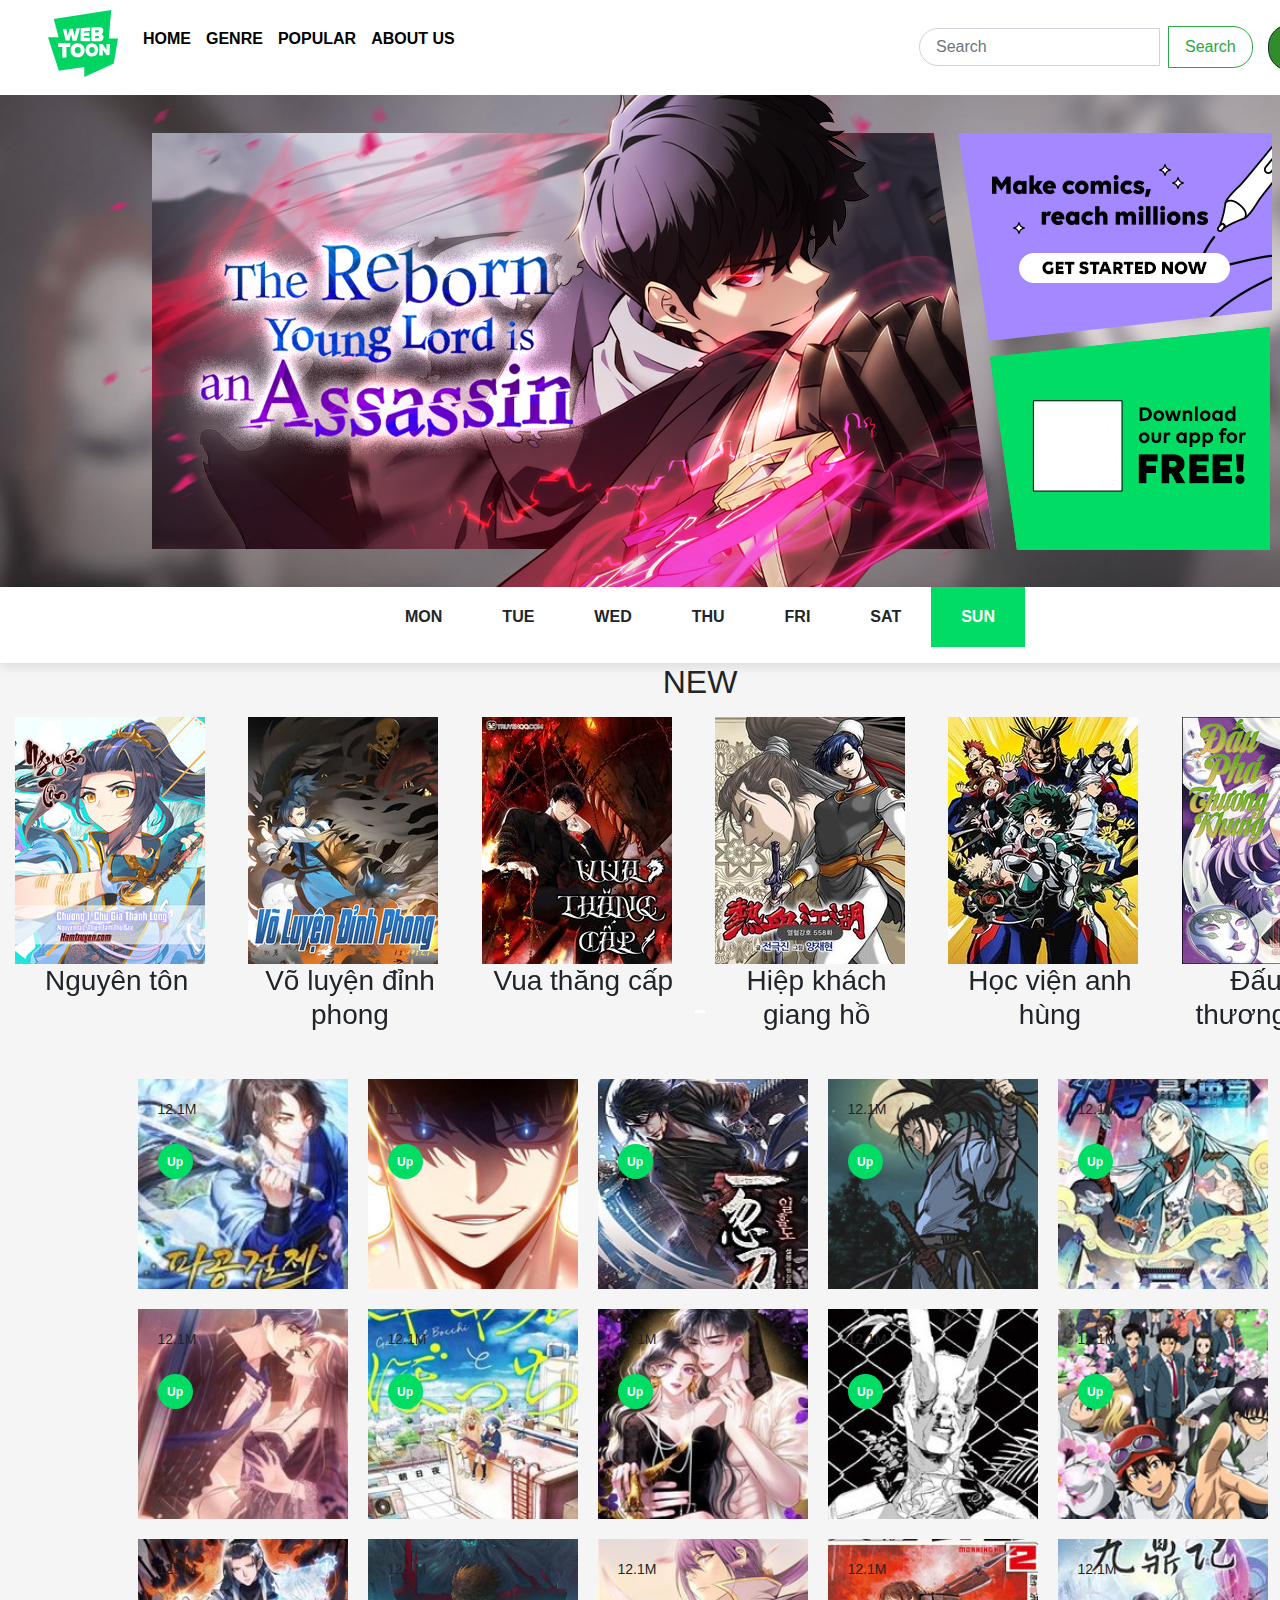
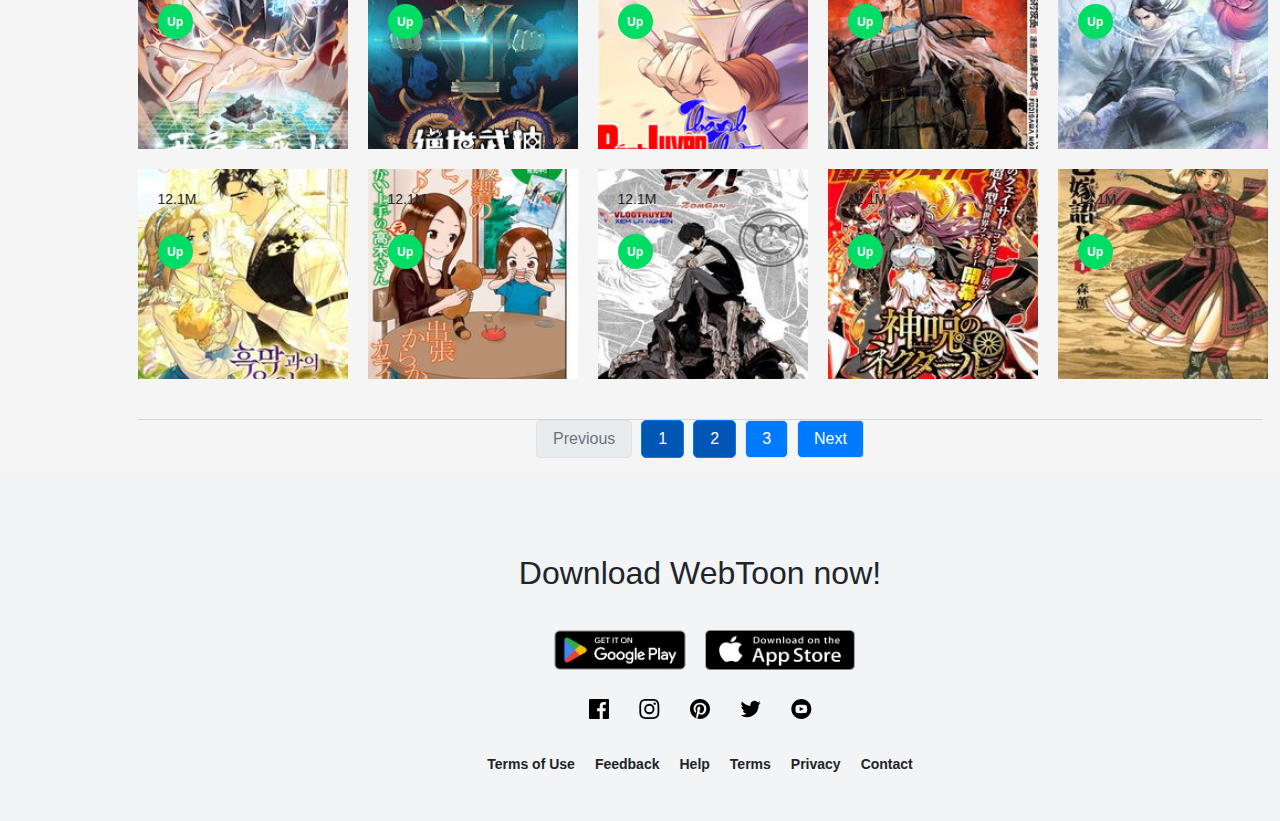
<file: page2.html>
<!DOCTYPE html>
<html lang="en">
<head>
    <meta charset="UTF-8">
    <meta name="viewport" content="width=device-width, initial-scale=1.0">
    <link rel="stylesheet" href="https://cdn.jsdelivr.net/npm/bootstrap@4.6.2/dist/css/bootstrap.min.css">
    <script src="https://cdn.jsdelivr.net/npm/jquery@3.7.1/dist/jquery.slim.min.js"></script>
    <script src="https://cdn.jsdelivr.net/npm/popper.js@1.16.1/dist/umd/popper.min.js"></script>
    <script src="https://cdn.jsdelivr.net/npm/bootstrap@4.6.2/dist/js/bootstrap.bundle.min.js"></script>
    <link rel="stylesheet" href="style.css">
    <title>WebToon</title>
    
    <style>
        .pagination {
            display: flex;
            justify-content: center;
            padding: 0;
            list-style: none;
        }
        .page-item {
            margin: 0 5px;
        }
        .page-link {
            display: block;
            padding: 8px 16px;
            text-decoration: none;
            background-color: #007bff;
            color: white;
            border-radius: 5px;
            transition: background-color 0.3s;
        }
        .page-link:hover {
            background-color: #0056b3;
        }
        .page-item.disabled .page-link {
            background-color: #e9ecef;
            color: #6c757d;
            pointer-events: none;
        }
        .page-item.active .page-link {
            background-color: #0056b3;
            color: white;
            pointer-events: none;
        }
    </style>
</head>
<body>
   <section class="desktop">
    <header>
        <nav class="header-menu">
            <div class="header-menu__left">
                <h1 class="header-logo"><img src="./images/logo.svg" alt="logo"></h1>
                <ul class="header-list">
                    <li><a href="original.html">HOME</a></li>
                    <li><a href="genre.html">GENRE</a></li>
                    <li><a href="popular.html">POPULAR</a></li>
                    <li><a href="https://webtoon1.my.canva.site/">ABOUT US</a></li>
                </ul>
            </div>
            <div class="header-menu__right">
                <form class="form-inline my-2 my-lg-0">
                    <input class="form-control mr-sm-2" type="search" placeholder="Search" aria-label="Search">
                    <button class="btn btn-outline-success my-2 my-sm-0" type="submit">Search</button>
                </form>
               <a href="login.html" class="header-login">Login</a>
            </div>
        </nav>
        <div class="banner">
            <img src="./images/banner.png" alt="banner" class="banner-img">
            <div class="banner-section">
                <img src="./images/banner-sec-1.png" alt="banner-sec-1" class="banner-sec-1">
                <img src="./images/banner-sec-2.png" alt="banner-sec-2" class="banner-sec-2">
            </div>
        </div>
    </header>
    <div class="week">
        <ul class="week-list">
            <li>MON</li>
            <li>TUE</li>
            <li>WED</li>
            <li>THU</li>
            <li>FRI</li>
            <li>SAT</li>
            <li class="week-active">SUN</li>
        </ul>
    </div>         
    <div style="" class="homepage_suggest">
        <h2>
            <p class="text_list_hot" style="text-align:center; " >
                <i class="fa fa-star" ></i> NEW
            </p>
        </h2>
        <div id="demo" class="carousel slide" data-ride="carousel">

            <!-- Indicators -->
            <ul class="carousel-indicators">
              <li data-target="#demo" data-slide-to="0" class="active" style="color: #d4d4d4 height:; width:1%;"></li>
            </ul>
            
            <!-- The slideshow -->
            <div class="carousel-inner">

                <div class="container-fluid">   
                    <div class="carousel-item active">

                    <div class="row">
                        <div class="col-sm-2 ">
                            <img src="./images/nguyenton.jpg" >
                            <h3 style="text-align:center;">Nguyên tôn</h3>
                        </div>
                        <div class="col-sm-2">
                            <img src="./images/voluyendinhphong.jpg">
                            <h3 style="text-align:center;">Võ luyện đỉnh phong</h3>
                        </div>
                        <div class="col-sm-2">
                            <img src="./images/vuathangcap.jpg">
                            <h3 style="text-align:center;">Vua thăng cấp</h3>
                        </div>
                        <div class="col-sm-2">
                            <img src="./images/hiepkhachgiangho.jpg">
                            <h3 style="text-align:center;">Hiệp khách giang hồ</h3>
                        </div>
                        <div class="col-sm-2">
                            <img src="./images/hocvienanhhung.jpg">
                            <h3 style="text-align:center;">Học viện anh hùng</h3>
                        </div>
                        <div class="col-sm-2">
                            <img src="./images/dauphathuongkhung.jpg">
                            <h3 style="text-align:center;">Đấu phá thương khung</h3>
                        </div>
                        </div>
                    </div>

                    <div class="carousel-item">
                        <div class="row">
                            <div class="col-sm-2">
                                <img src="./images/remonster.jpg">
                                <h3 style="text-align:center;">Re:Monster</h3>
                            </div>
                
                            <div class="col-sm-2">
                                <img src="./images/tenla.jpg">
                                <h3 style="text-align:center;">Murabito Desu Ga Nani Ka?</h3>
                            </div>
                            <div class="col-sm-2">
                                <img src="./images/phongyeuvandao.jpg">
                                <h3 style="text-align:center;">Hiệp khách giang hồ</h3>
                            </div>
                            <div class="col-sm-2">
                                <img src="./images/makechuyen2.jpg">
                                <h3 style="text-align:center;">Ma kể chuyện 2</h3>
                            </div>
                            <div class="col-sm-2">
                                <img src="./images/congnuongsu.jpg">
                                <h3 style="text-align:center;">Công nương sư</h3>
                            </div>
                            <div class="col-sm-2">
                                <img src="./images/anhhungtrolai.jpg">
                                <h3 style="text-align:center;">Anh hùng trở lại</h3>
                            </div>
                        </div>
                    </div>

                    <div class="carousel-item">
                        <div class="row">
                            <div class="col-sm-2">
                                <img src="./images/thanhkiembaothu.jpg">
                                <h3 style="text-align:center;">Thanh kiếm báo thù</h3>
                            </div>
                            <div class="col-sm-2">
                                <img src="./images/chieu-hon-gia-sieu-pham.jpg">
                                <h3 style="text-align:center;">Chiêu hồn giả siêu phàm</h3>
                            </div>
                            <div class="col-sm-2">
                                <img src="./images/mao-hiem-gia-cuoi-cung.jpg">
                                <h3 style="text-align:center;">Mạo hiểm giả cuối cùng</h3>
                            </div>
                            <div class="col-sm-2">
                                <img src="./images/yeu-than-ky.jpg">
                                <h3 style="text-align:center;">Yêu thần ký</h3>
                            </div>
                            <div class="col-sm-2">
                                <img src="./images/toi-da-roi-khoi-to-doi-anh-hung.jpg">
                                <h3 style="text-align:center;">Tôi đã rời khỏi tổ đội anh hùng</h3>
                            </div>
                            <div class="col-sm-2">
                                <img src="./images/bi-mat-cua-co-vo-gyaru.jpg">
                                <h3 style="text-align:center;">Bí mật của cô vợ Gyaru</h3>
                            </div>
                        </div>
                    </div>
                </div>
            </div>
  
            <!-- Left and right controls -->
            <a class="carousel-control-prev" href="#demo" data-slide="prev">
              <span class="carousel-control-prev-icon"></span>
            </a>
            <a class="carousel-control-next" href="#demo" data-slide="next">
              <span class="carousel-control-next-icon"></span>
            </a>
          </div>
    </div>
        <main class="main-content">
           
            <div class="top" class="sto">
                <div class="top-item item item-21">
                    <div class="section-head">
                        
                        <p>12.1M</p>
                        <p class="scan">Up</p>
                    </div>
                    <div class="section-content">
                        <div class="content-head">
                            <h3>Phá Công Kiếm Đế                               </h3>
                            <p>đang cập nhật</p>
                        </div>
                        <p class="content">
                            Truyện tranh Phá Công Kiếm Đế được cập nhật nhanh và đầy đủ nhất tại TruyenQQ. 
                    </div>
                </div>
                <div class="top-item item item-22">
                    <div class="section-head">
                        
                        <p>12.1M</p>
                        <p class="scan">Up</p>
                    </div>
                    <div class="section-content">
                        <div class="content-head">
                            <h3>Gậy Gỗ Cấp 99+
                            </h3>
                            <p>Đang cập nhật                         </p>
                        </div>
                        <p class="content">Đây là phiên bản gậy gỗ Saitama - Gõ phát chết luôn!!!!!!!!!
                        </p>
                    </div>
                </div>
                <div class="top-item item item-23">
                    <div class="section-head">
                        <p>12.1M</p>
                        <p class="scan">Up</p>
                    </div>
                    <div class="section-content">
                        <div class="content-head">
                            <h3>Nhất Hốt Đao
                            </h3>
                            <p>đang cập nhật</p>
                        </div>
                        <p class="content">
                            Truyện tranh Nhất Hốt Đao được cập nhật nhanh và đầy đủ nhất tại TruyenQQ.
                        </p>
                    </div>
                </div>
                <div class="top-item item item-24">
                    <div class="section-head">
                        <p>12.1M</p>
                        <p class="scan">Up</p>
                    </div>
                    <div class="section-content">
                        <div class="content-head">
                            <h3>Cung Quỷ Kiếm Thần
                            </h3>
                            <p>đang cập nhật</p>
                        </div>
                        <p class="content">Cung là thứ binh khí vượt qua khoảng cách mà mắt thường nhìn được, thống trị cả những sinh mạng đang ẩn mình.
                        </p>
                    </div>
                </div>
                <div class="top-item item item-25">
                    <div class="section-head">
                        <p>12.1M</p>
                        <p class="scan">Up</p>
                    </div>
                    <div class="section-content">
                        <div class="content-head">
                            <h3>Vạn Cổ Tối Cường Tông
                            </h3>
                            <p>đang cập nhật</p>
                        </div>
                        <p class="content">
                            Truyện tranh Vạn Cổ Tối Cường Tông được cập nhật nhanh và đầy đủ nhất tại TruyenQQ. 
                        </p>
                    </div>
                </div>
                <div class="top-item item item-26">
                    <div class="section-head">
                        <p>12.1M</p>
                        <p class="scan">Up</p>
                    </div>
                    <div class="section-content">
                        <div class="content-head">
                            <h3>Cố Ý Chiếm Đoạt
                            </h3>
                            <p>đang cập nhật</p>
                        </div>
                        <p class="content">"Vị hôn thê của anh sắp trở về Trung Quốc và gắn bó với anh sao?"
                        </p>
                    </div>
                </div>
                <div class="top-item item item-27">
                    <div class="section-head">
                        <p>12.1M</p>
                        <p class="scan">Up</p>
                    </div>
                    <div class="section-content">
                        <div class="content-head">
                            <h3>Gal To Bocchi
                            </h3>
                            <p>đang cập nhật</p>
                        </div>
                        <p class="content">"Tôi chẳng thích đám gyaru chút nào" - Kawai Hina luôn tự nhủ như thế, nhưng rồi cuộc sống của cô đã thay đổi hoàn toàn, nhờ một nhỏ gyaru


                        </p>
                    </div>
                </div>
                <div class="top-item item item-28">
                    <div class="section-head">
                        <p>12.1M</p>
                        <p class="scan">Up</p>
                    </div>
                    <div class="section-content">
                        <div class="content-head">
                            <h3>Tôi Cũng Là Đại Lão
                            </h3>
                            <p>đang cập nhật</p>
                        </div>
                        <p class="content">
                            Lệ Diên, người đang bị truy lùng sau khi tỉnh dậy trong bệnh viện, phát hiện ra mình đã mất trí nhớ. 
                        </p>
                    </div>
                </div>
                <div class="top-item item item-29">
                    <div class="section-head">
                        <p>12.1M</p>
                        <p class="scan">Up</p>
                    </div>
                    <div class="section-content">
                        <div class="content-head">
                            <h3>Fool Night
                            </h3>
                            <p>đang cập nhật</p>
                        </div>
                        <p class="content">
                            Trong một tương lai xa, trái đất bị các đám mây đen che phủ. 
                        </p>
                    </div>
                </div>
                <div class="top-item item item-30">
                    <div class="section-head">
                        <p>12.1M</p>
                        <p class="scan">Up</p>
                    </div>
                    <div class="section-content">
                        <div class="content-head">
                            <h3>Sket Dance
                            </h3>
                            <p>đang cập nhật</p>
                        </div>
                        <p class="content">Kể về 1 club tập hợp những quái nhân chuyên đi giải quyết rắc rối cho người khác!!!


                        </p>
                    </div>
                </div>
                <div class="top-item item item-31">
                    <div class="section-head">
                        <p>12.1M</p>
                        <p class="scan">Up</p>
                    </div>
                    <div class="section-content">
                        <div class="content-head">
                            <h3>Ta Có Một Sơn Trại
                            </h3>
                            <p>đang cập nhật</p>
                        </div>
                        <p class="content">
                            Truyện tranh Ta Có Một Sơn Trại được cập nhật nhanh và đầy đủ nhất tại TruyenQQ.
                        </p>
                    </div>
                </div>
                <div class="top-item item item-32">
                    <div class="section-head">
                        <p>12.1M</p>
                        <p class="scan">Up</p>
                    </div>
                    <div class="section-content">
                        <div class="content-head">
                            <h3>Tuyệt Thế Võ Thần
                            </h3>
                            <p>Tịnh Vô Ngân</p>
                        </div>
                        <p class="content">
                            Cửu Tiêu đại lục, tông môn san sát, võ đạo làm đầu, người yếu tầm thường, bị người bắt nạt, cường giả giận dữ, máu chảy thành sông.
                        </p>
                    </div>
                </div>
                <div class="top-item item item-33">
                    <div class="section-head">
                        <p>12.1M</p>
                        <p class="scan">Up</p>
                    </div>
                    <div class="section-content">
                        <div class="content-head">
                            <h3>Bách Luyện Thành Thần
                            </h3>
                            <p>đang cập nhật</p>
                        </div>
                        <p class="content">
                            Cảnh giới: Luyện nhục cảnh, Luyện cốt cảnh, Luyện tạng cảnh.... La Chính vì gái mà bị đày làm nô bộc. 
                        </p>
                    </div>
                </div>
                <div class="top-item item item-34">
                    <div class="section-head">
                        <p>12.1M</p>
                        <p class="scan">Up</p>
                    </div>
                    <div class="section-content">
                        <div class="content-head">
                            <h3>Tenrou No Avalon
                            </h3>
                            <p>đang cập nhật</p>
                        </div>
                        <p class="content">
                            Hạm đội không gian Xô Viết đang trên đường hướng tới một hành tinh mới nơi con người có thể định cư.
                        </p>
                    </div>
                </div>
                <div class="top-item item item-35">
                    <div class="section-head">
                        <p>12.1M</p>
                        <p class="scan">Up</p>
                    </div>
                    <div class="section-content">
                        <div class="content-head">
                            <h3>Địch Úc Đa Chi Ca
                            </h3>
                            <p>đang cập nhật</p>
                        </div>
                        <p class="content">
                            ông chúa hoạt bát hiếu động Hi Nhĩ Na của Tây đế quốc lúc còn thơ bé tình cờ gặp chất tử Lạp Đề Áo đến từ vương quốc phương bắc.
                        </p>
                    </div>
                </div>
                <div class="top-item item item-36">
                    <div class="section-head">
                        <p>12.1M</p>
                        <p class="scan">Up</p>
                    </div>
                    <div class="section-content">
                        <div class="content-head">
                            <h3>Nhật Ký Trông Trẻ
                            </h3>
                            <p>đang cập nhật</p>
                        </div>
                        <p class="content">
                            Khi mở mắt ra, tôi đã trở thành bảo mẫu trong một cuốn tiểu thuyết. Là nhân vật có vai trò ám sát chủ nhân trong lúc chăm sóc.
                        </p>
                    </div>
                </div>
                <div class="top-item item item-37">
                    <div class="section-head">
                        <p>12.1M</p>
                        <p class="scan">Up</p>
                    </div>
                    <div class="section-content">
                        <div class="content-head">
                            <h3>Trò Đùa Đáng Yêu
                            </h3>
                            <p>đang cập nhật</p>
                        </div>
                        <p class="content">
                            Karakai Jouzu no Takagi-san dựa trên tác phẩm cùng tên, nói về Takagi và con gái cô ấy, Chi.
                        </p>
                    </div>
                </div>
                <div class="top-item item item-38">
                    <div class="section-head">
                        <p>12.1M</p>
                        <p class="scan">Up</p>
                    </div>
                    <div class="section-content">
                        <div class="content-head">
                            <h3>Người Thây Ma
                            </h3>
                            <p>đang cập nhật</p>
                        </div>
                        <p class="content">
                            Hành trình của cậu bé bất tử chỉ muốn chết - On Mirae, nhưng để có thể chết, cậu phải khôi phục nền văn minh nhân loại. 
                        </p>
                    </div>
                </div>
                <div class="top-item item item-39">
                    <div class="section-head">
                        <p>12.1M</p>
                        <p class="scan">Up</p>
                    </div>
                    <div class="section-content">
                        <div class="content-head">
                            <h3>Shinju No Nectar
                            </h3>
                            <p>đang cập nhật</p>
                        </div>
                        <p class="content">
                            Sakra, công chúa còn sống cuối cùng của 1 đế chế suy tàn, bị săn đuổi vì sức mạnh Ambrosia mà cô sở hữu - năng lực ban thánh lực nhưng chỉ cho con người.
                        </p>
                    </div>
                </div>
                <div class="top-item item item-40">
                    <div class="section-head">
                        <p>12.1M</p>
                        <p class="scan">Up</p>
                    </div>
                    <div class="section-content">
                        <div class="content-head">
                            <h3>Cô Dâu Thảo Nguyên
                            </h3>
                            <p>đang cập nhật</p>
                        </div>
                        <p class="content">
                            Bối cảnh câu truyện vào thế kỉ 16, khi Con đường Tơ Lụa nối liền Châu Á và Địa Trung Hải, bao gồm cả Bắc Phi và Châu Âu.
                        </p>
                    </div>
                </div>
            </div>
            <ul class="pagination">
                <li class="page-item disabled"><a class="page-link" href="#" tabindex="-1">Previous</a></li>
                <li class="page-item active"><a class="page-link" href="original.html">1</a></li>
                <li class="page-item"><a class="page-link" href="page2.html">2</a></li>
                <li class="page-item"><a class="page-link" href="page3.html">3</a></li>
                <li class="page-item"><a class="page-link" href="page3.html">Next</a></li>
            </ul>
            
            <script>
                document.addEventListener('DOMContentLoaded', function() {
                    const url = window.location.pathname;
                    const currentPage = url.substring(url.lastIndexOf('/') + 1);
            
                    const prevLink = document.querySelector('.page-item.disabled .page-link');
                    const nextLink = document.querySelector('.pagination .page-item:last-child .page-link');
            
                    switch(currentPage) {
                        case 'original.html':
                            prevLink.parentElement.classList.add('disabled');
                            nextLink.href = '/page2.html';
                            break;
                        case 'page2.html':
                            document.querySelector('.pagination .page-item:nth-child(1) .page-link').href = '/original.html';
                            nextLink.href = '/page3.html';
                            break;
                        case 'page3.html':
                            document.querySelector('.pagination .page-item:nth-child(1) .page-link').href = '/page2.html';
                            nextLink.parentElement.classList.add('disabled');
                            break;
                        default:
                            prevLink.href = '#';
                            nextLink.href = '#';
                    }
            
                    document.querySelectorAll('.page-item').forEach(item => {
                        if (item.querySelector('.page-link').getAttribute('href').includes(currentPage)) {
                            item.classList.add('active');
                        }
                    });
                });
            </script>
        </main>
        
        <footer class="footer">
            <div class="footer-app">
                <h2>Download WebToon now!</h2>
                <div class="app-flex">
                    <img src="./images/gg-play.png" alt="google-play">
                    <img src="./images/appstore.png" alt="app-store">
                </div>
            </div>
            <div class="footer-icon">
                <svg xmlns="http://www.w3.org/2000/svg" width="20" height="20">
                    <path fill="#FFF"
                        d="M18.896 0H1.104C.494 0 0 .494 0 1.104v17.793C0 19.506.494 20 1.104 20h9.58v-7.745H8.076V9.237h2.606V7.01c0-2.583 1.578-3.99 3.883-3.99 1.104 0 2.052.082 2.329.119v2.7h-1.598c-1.254 0-1.496.597-1.496 1.47v1.928h2.989l-.39 3.018h-2.6V20h5.098c.608 0 1.102-.494 1.102-1.104V1.104C20 .494 19.506 0 18.896 0z" />
                </svg>
                <svg xmlns="http://www.w3.org/2000/svg" width="21" height="20">
                    <path fill="#FFF"
                        d="M10.333 1.802c2.67 0 2.987.01 4.042.059 2.71.123 3.976 1.409 4.1 4.099.048 1.054.057 1.37.057 4.04 0 2.672-.01 2.988-.058 4.042-.124 2.687-1.386 3.975-4.099 4.099-1.055.048-1.37.058-4.042.058-2.67 0-2.986-.01-4.04-.058-2.717-.124-3.976-1.416-4.1-4.1-.048-1.054-.058-1.37-.058-4.041 0-2.67.01-2.986.058-4.04.124-2.69 1.387-3.977 4.1-4.1 1.054-.048 1.37-.058 4.04-.058zm0-1.802C7.618 0 7.278.012 6.211.06 2.579.227.56 2.242.394 5.877.345 6.944.334 7.284.334 10s.011 3.057.06 4.123c.166 3.632 2.181 5.65 5.816 5.817 1.068.048 1.408.06 4.123.06 2.716 0 3.057-.012 4.124-.06 3.628-.167 5.651-2.182 5.816-5.817.049-1.066.06-1.407.06-4.123s-.011-3.056-.06-4.122C20.11 2.249 18.093.228 14.458.06 13.39.01 13.049 0 10.333 0zm0 4.865a5.135 5.135 0 100 10.27 5.135 5.135 0 000-10.27zm0 8.468a3.333 3.333 0 110-6.666 3.333 3.333 0 010 6.666zm5.339-9.87a1.2 1.2 0 10-.001 2.4 1.2 1.2 0 000-2.4z" />
                </svg>
                <svg xmlns="http://www.w3.org/2000/svg" width="20" height="20">
                    <path fill="#FFF"
                        d="M10 0C4.478 0 0 4.477 0 10c0 4.237 2.636 7.855 6.356 9.312-.088-.791-.167-2.005.035-2.868.182-.78 1.172-4.97 1.172-4.97s-.299-.6-.299-1.486c0-1.39.806-2.428 1.81-2.428.852 0 1.264.64 1.264 1.408 0 .858-.545 2.14-.828 3.33-.236.995.5 1.807 1.48 1.807 1.778 0 3.144-1.874 3.144-4.58 0-2.393-1.72-4.068-4.177-4.068-2.845 0-4.515 2.135-4.515 4.34 0 .859.331 1.781.745 2.281a.3.3 0 01.069.288l-.278 1.133c-.044.183-.145.223-.335.134-1.249-.581-2.03-2.407-2.03-3.874 0-3.154 2.292-6.052 6.608-6.052 3.469 0 6.165 2.473 6.165 5.776 0 3.447-2.173 6.22-5.19 6.22-1.013 0-1.965-.525-2.291-1.148l-.623 2.378c-.226.869-.835 1.958-1.244 2.621.937.29 1.931.446 2.962.446 5.522 0 10-4.477 10-10S15.522 0 10 0z" />
                </svg>
                <svg xmlns="http://www.w3.org/2000/svg" width="21" height="18">
                    <path fill="#FFF"
                        d="M20.667 2.797a8.192 8.192 0 01-2.357.646 4.11 4.11 0 001.804-2.27 8.22 8.22 0 01-2.606.996A4.096 4.096 0 0014.513.873c-2.649 0-4.595 2.472-3.997 5.038a11.648 11.648 0 01-8.457-4.287 4.109 4.109 0 001.27 5.478A4.086 4.086 0 011.47 6.59c-.045 1.901 1.317 3.68 3.29 4.075a4.113 4.113 0 01-1.853.07 4.106 4.106 0 003.834 2.85 8.25 8.25 0 01-6.075 1.7 11.616 11.616 0 006.29 1.843c7.618 0 11.922-6.434 11.662-12.205a8.354 8.354 0 002.048-2.124z" />
                </svg>
                <svg xmlns="http://www.w3.org/2000/svg" width="21" height="20">
                    <path fill="#FFF"
                        d="M10.333 0c-5.522 0-10 4.478-10 10 0 5.523 4.478 10 10 10 5.523 0 10-4.477 10-10 0-5.522-4.477-10-10-10zm3.701 14.077c-1.752.12-5.653.12-7.402 0C4.735 13.947 4.514 13.018 4.5 10c.014-3.024.237-3.947 2.132-4.077 1.749-.12 5.651-.12 7.402 0 1.898.13 2.118 1.059 2.133 4.077-.015 3.024-.238 3.947-2.133 4.077zM8.667 8.048l4.097 1.949-4.097 1.955V8.048z" />
                </svg>
            </div>
            <ul class="footer-list">
                <li>Terms of Use</li>
                <li>Feedback</li>
                <li>Help</li>
                <li>Terms</li>
                <li>Privacy</li>
                <li>Contact</li>
            </ul>
        </footer>
   </section>
</body>
</html>
</file>
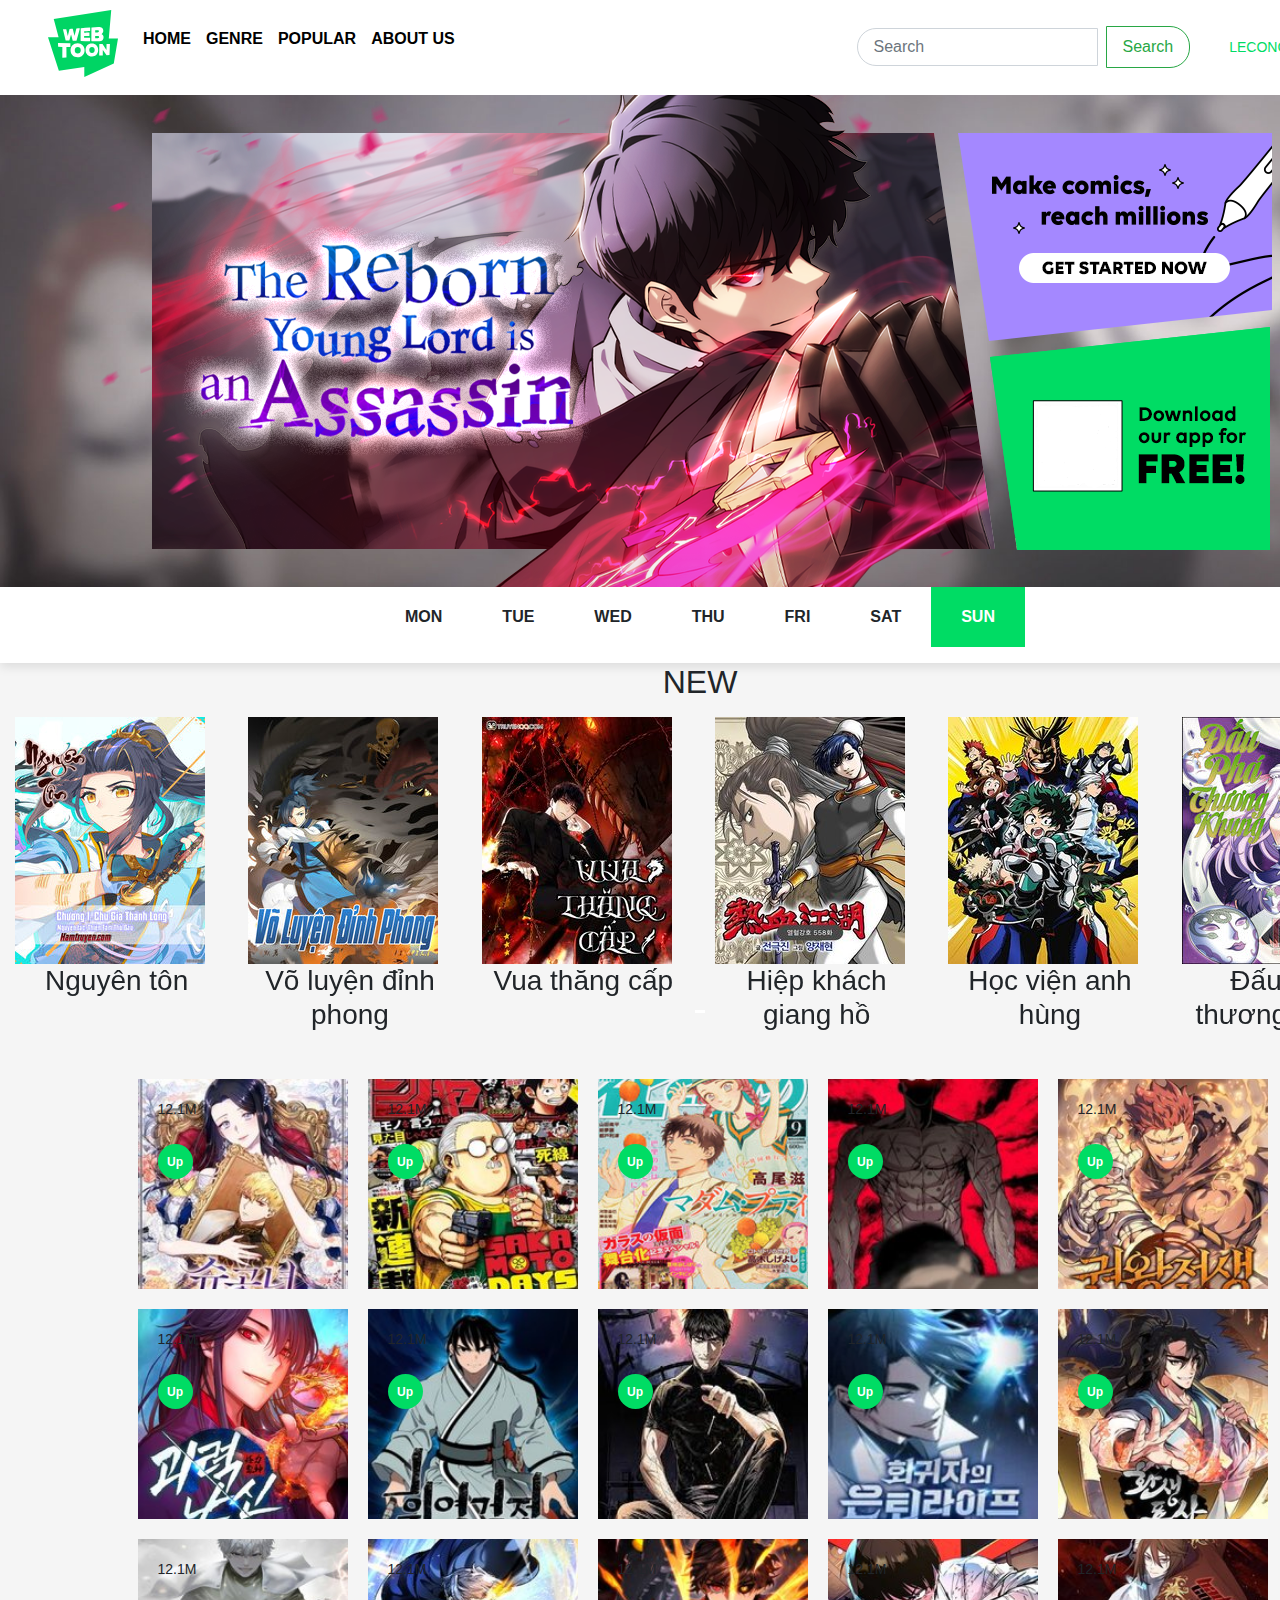
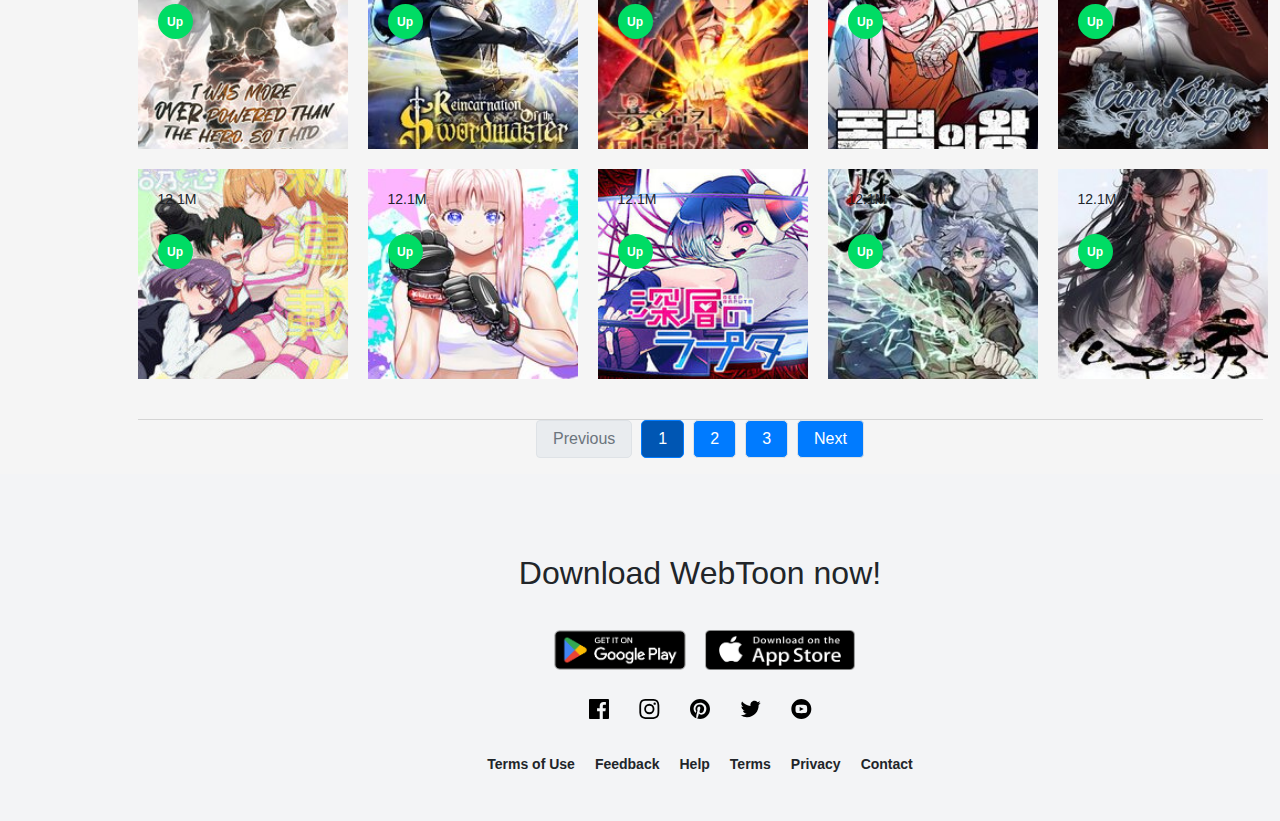
<file: page3(1).html>
<!DOCTYPE html>
<html lang="en">
<head>
    <meta charset="UTF-8">
    <meta name="viewport" content="width=device-width, initial-scale=1.0">
    <link rel="stylesheet" href="https://cdn.jsdelivr.net/npm/bootstrap@4.6.2/dist/css/bootstrap.min.css">
    <script src="https://cdn.jsdelivr.net/npm/jquery@3.7.1/dist/jquery.slim.min.js"></script>
    <script src="https://cdn.jsdelivr.net/npm/popper.js@1.16.1/dist/umd/popper.min.js"></script>
    <script src="https://cdn.jsdelivr.net/npm/bootstrap@4.6.2/dist/js/bootstrap.bundle.min.js"></script>
    <link rel="stylesheet" href="style2.css">
    <title>WebToon</title>
    <style>
        .pagination {
            display: flex;
            justify-content: center;
            padding: 0;
            list-style: none;
        }
        .page-item {
            margin: 0 5px;
        }
        .page-link {
            display: block;
            padding: 8px 16px;
            text-decoration: none;
            background-color: #007bff;
            color: white;
            border-radius: 5px;
            transition: background-color 0.3s;
        }
        .page-link:hover {
            background-color: #0056b3;
        }
        .page-item.disabled .page-link {
            background-color: #e9ecef;
            color: #6c757d;
            pointer-events: none;
        }
        .page-item.active .page-link {
            background-color: #0056b3;
            color: white;
            pointer-events: none;
        }
    </style>
</head>
<body>
   <section class="desktop">
    <header>
        <nav class="header-menu">
            <div class="header-menu__left">
                <h1 class="header-logo"><img src="./images/logo.svg" alt="logo"></h1>
                <ul class="header-list">
                    <li><a href="original1.html">HOME</a></li>
                    <li><a href="genre1.html">GENRE</a></li>
                    <li><a href="popular1.html">POPULAR</a></li>
                    <li><a href="https://webtoon1.my.canva.site/">ABOUT US</a></li>
                </ul>
            </div>
            <div class="header-menu__right">
                <form class="form-inline my-2 my-lg-0">
                    <input class="form-control mr-sm-2" type="search" placeholder="Search" aria-label="Search">
                    <button class="btn btn-outline-success my-2 my-sm-0" type="submit">Search</button>
                </form>
                <a href="#" class="header-login">lecongnhan</a>
            </div>
        </nav>
        <div class="banner">
            <img src="./images/banner.png" alt="banner" class="banner-img">
            <div class="banner-section">
                <img src="./images/banner-sec-1.png" alt="banner-sec-1" class="banner-sec-1">
                <img src="./images/banner-sec-2.png" alt="banner-sec-2" class="banner-sec-2">
            </div>
        </div>
    </header>
    <div class="week">
        <ul class="week-list">
            <li>MON</li>
            <li>TUE</li>
            <li>WED</li>
            <li>THU</li>
            <li>FRI</li>
            <li>SAT</li>
            <li class="week-active">SUN</li>
        </ul>
    </div>         
    <div style="" class="homepage_suggest">
        <h2>
            <p class="text_list_hot" style="text-align:center; " >
                <i class="fa fa-star" ></i> NEW
            </p>
        </h2>
        <div id="demo" class="carousel slide" data-ride="carousel">

            <!-- Indicators -->
            <ul class="carousel-indicators">
              <li data-target="#demo" data-slide-to="0" class="active" style="color: #d4d4d4 height:; width:1%;"></li>
            </ul>
            
            <!-- The slideshow -->
            <div class="carousel-inner">

                <div class="container-fluid">   
                    <div class="carousel-item active">

                    <div class="row">
                        <div class="col-sm-2 ">
                            <img src="./images/nguyenton.jpg" >
                            <h3 style="text-align:center;">Nguyên tôn</h3>
                        </div>
                        <div class="col-sm-2">
                            <img src="./images/voluyendinhphong.jpg">
                            <h3 style="text-align:center;">Võ luyện đỉnh phong</h3>
                        </div>
                        <div class="col-sm-2">
                            <img src="./images/vuathangcap.jpg">
                            <h3 style="text-align:center;">Vua thăng cấp</h3>
                        </div>
                        <div class="col-sm-2">
                            <img src="./images/hiepkhachgiangho.jpg">
                            <h3 style="text-align:center;">Hiệp khách giang hồ</h3>
                        </div>
                        <div class="col-sm-2">
                            <img src="./images/hocvienanhhung.jpg">
                            <h3 style="text-align:center;">Học viện anh hùng</h3>
                        </div>
                        <div class="col-sm-2">
                            <img src="./images/dauphathuongkhung.jpg">
                            <h3 style="text-align:center;">Đấu phá thương khung</h3>
                        </div>
                        </div>
                    </div>

                    <div class="carousel-item">
                        <div class="row">
                            <div class="col-sm-2">
                                <img src="./images/remonster.jpg">
                                <h3 style="text-align:center;">Re:Monster</h3>
                            </div>
                
                            <div class="col-sm-2">
                                <img src="./images/tenla.jpg">
                                <h3 style="text-align:center;">Murabito Desu Ga Nani Ka?</h3>
                            </div>
                            <div class="col-sm-2">
                                <img src="./images/phongyeuvandao.jpg">
                                <h3 style="text-align:center;">Hiệp khách giang hồ</h3>
                            </div>
                            <div class="col-sm-2">
                                <img src="./images/makechuyen2.jpg">
                                <h3 style="text-align:center;">Ma kể chuyện 2</h3>
                            </div>
                            <div class="col-sm-2">
                                <img src="./images/congnuongsu.jpg">
                                <h3 style="text-align:center;">Công nương sư</h3>
                            </div>
                            <div class="col-sm-2">
                                <img src="./images/anhhungtrolai.jpg">
                                <h3 style="text-align:center;">Anh hùng trở lại</h3>
                            </div>
                        </div>
                    </div>

                    <div class="carousel-item">
                        <div class="row">
                            <div class="col-sm-2">
                                <img src="./images/thanhkiembaothu.jpg">
                                <h3 style="text-align:center;">Thanh kiếm báo thù</h3>
                            </div>
                            <div class="col-sm-2">
                                <img src="./images/chieu-hon-gia-sieu-pham.jpg">
                                <h3 style="text-align:center;">Chiêu hồn giả siêu phàm</h3>
                            </div>
                            <div class="col-sm-2">
                                <img src="./images/mao-hiem-gia-cuoi-cung.jpg">
                                <h3 style="text-align:center;">Mạo hiểm giả cuối cùng</h3>
                            </div>
                            <div class="col-sm-2">
                                <img src="./images/yeu-than-ky.jpg">
                                <h3 style="text-align:center;">Yêu thần ký</h3>
                            </div>
                            <div class="col-sm-2">
                                <img src="./images/toi-da-roi-khoi-to-doi-anh-hung.jpg">
                                <h3 style="text-align:center;">Tôi đã rời khỏi tổ đội anh hùng</h3>
                            </div>
                            <div class="col-sm-2">
                                <img src="./images/bi-mat-cua-co-vo-gyaru.jpg">
                                <h3 style="text-align:center;">Bí mật của cô vợ Gyaru</h3>
                            </div>
                        </div>
                    </div>
                </div>
            </div>
  
            <!-- Left and right controls -->
            <a class="carousel-control-prev" href="#demo" data-slide="prev">
              <span class="carousel-control-prev-icon"></span>
            </a>
            <a class="carousel-control-next" href="#demo" data-slide="next">
              <span class="carousel-control-next-icon"></span>
            </a>
          </div>
    </div>
        <main class="main-content">
           
            <div class="top" class="sto">
                <div class="top-item item item-41">
                    <div class="section-head">
                        
                        <p>12.1M</p>
                        <p class="scan">Up</p>
                    </div>
                    <div class="section-content">
                        <div class="content-head">
                            <h3>Công Nương Su
                            </h3>
                            <p>đang cập nhật</p>
                        </div>
                        <p class="content">
                            Vallia đã phải sống cuộc sống buồn bã và cô độc khi được sinh ra trong một gia đình bị phá sản.
                        </p>
                    </div>
                </div>
                <div class="top-item item item-42">
                    <div class="section-head">
                        
                        <p>12.1M</p>
                        <p class="scan">Up</p>
                    </div>
                    <div class="section-content">
                        <div class="content-head">
                            <h3>Sakamoto Days
                            </h3>
                            <p>Suzuki Yuuto
                            </p>
                        </div>
                        <p class="content"> Đọc từ đầu
                            Theo dõi
                            Thích
                            Giới thiệu
                           Taro Sakamoto là sát thủ huyền thoại , được các nhân vật phản diện khiếp sợ và các sát thủ ngưỡng mộ. Nhưng một ngày ... anh đã yêu! Giải nghệ, kết hôn.
                        </p>
                    </div>
                </div>
                <div class="top-item item item-43">
                    <div class="section-head">
                        <p>12.1M</p>
                        <p class="scan">Up</p>
                    </div>
                    <div class="section-content">
                        <div class="content-head">
                            <h3>Madame Petit
                            </h3>
                            <p>đang cập nhật</p>
                        </div>
                        <p class="content">
                            Vào những năm 1920, Mariko, 16 tuổi, cưới một người đàn ông 30 tuổi.
                        </p>
                    </div>
                </div>
                <div class="top-item item item-44">
                    <div class="section-head">
                        <p>12.1M</p>
                        <p class="scan">Up</p>
                    </div>
                    <div class="section-content">
                        <div class="content-head">
                            <h3>Bố Tôi Là Đặc Vụ
                            </h3>
                            <p>đang cập nhật</p>
                        </div>
                        <p class="content">
                            Ngài Kim - một nhân viên văn phòng tệ hại, người luôn bị sếp la mắng một cách thậm tệ, nhưng dưới vỏ bọc đó lại là một đặc vụ ưu tú.
                        </p>
                    </div>
                </div>
                <div class="top-item item item-45">
                    <div class="section-head">
                        <p>12.1M</p>
                        <p class="scan">Up</p>
                    </div>
                    <div class="section-content">
                        <div class="content-head">
                            <h3>Đế Vương Hồi Quy
                            </h3>
                            <p>đang cập nhật</p>
                        </div>
                        <p class="content">[Một tác phẩm được thực hiện bởi Redice Studio - Studio đã làm bộ  [Solo Leveling], [Thiết Huyết Cẩu Kiếm Sĩ Báo Thù]


                        </p>
                    </div>
                </div>
                <div class="top-item item item-46">
                    <div class="section-head">
                        <p>12.1M</p>
                        <p class="scan">Up</p>
                    </div>
                    <div class="section-content">
                        <div class="content-head">
                            <h3>Quái Lực Loạn Thần
                            </h3>
                            <p>đang cập nhật</p>
                        </div>
                        <p class="content">
                            Truyện tranh Quái Lực Loạn Thần được cập nhật nhanh và đầy đủ nhất tại TruyenQQ.
                        </p>
                    </div>
                </div>
                <div class="top-item item item-47">
                    <div class="section-head">
                        <p>12.1M</p>
                        <p class="scan">Up</p>
                    </div>
                    <div class="section-content">
                        <div class="content-head">
                            <h3>Vĩ Linh Kiếm Tiên
                            </h3>
                            <p>đang cập nhật</p>
                        </div>
                        <p class="content">
                            Truyện tranh Vĩ Linh Kiếm Tiên được cập nhật nhanh và đầy đủ nhất tại TruyenQQ.
                        </p>
                    </div>
                </div>
                <div class="top-item item item-48">
                    <div class="section-head">
                        <p>12.1M</p>
                        <p class="scan">Up</p>
                    </div>
                    <div class="section-content">
                        <div class="content-head">
                            <h3>Kẻ Bất Bại
                            </h3>
                            <p>đang cập nhật</p>
                        </div>
                        <p class="content">
                            Truyện tranh Kẻ Bất Bại được cập nhật nhanh và đầy đủ nhất tại TruyenQQ. 
                        </p>
                    </div>
                </div>
                <div class="top-item item item-49">
                    <div class="section-head">
                        <p>12.1M</p>
                        <p class="scan">Up</p>
                    </div>
                    <div class="section-content">
                        <div class="content-head">
                            <h3>Hồi Quy Giả Về Hưu
                            </h3>
                            <p>đang cập nhật</p>
                        </div>
                        <p class="content">
                            Sau khi Cánh cổng đầu tiên được mở vào năm 2018, Lim Dae-In đã sống sót được 20 năm trên Trái đất trong khi được kết nối với các chiều không gian khác.
                        </p>
                    </div>
                </div>
                <div class="top-item item item-50">
                    <div class="section-head">
                        <p>12.1M</p>
                        <p class="scan">Up</p>
                    </div>
                    <div class="section-content">
                        <div class="content-head">
                            <h3>Chuyển Sinh Thành Tiêu Sư
                            </h3>
                            <p>đang cập nhật</p>
                        </div>
                        <p class="content">
                            Truyện tranh Chuyển Sinh Thành Tiêu Sư được cập nhật nhanh và đầy đủ nhất tại TruyenQQ.
                        </p>
                    </div>
                </div>
                <div class="top-item item item-51">
                    <div class="section-head">
                        <p>12.1M</p>
                        <p class="scan">Up</p>
                    </div>
                    <div class="section-content">
                        <div class="content-head">
                            <h3>Tôi Mạnh Hơn Anh Hùng
                            </h3>
                            <p>đang cập nhật</p>
                        </div>
                        <p class="content">
                            Truyện tranh Tôi Mạnh Hơn Anh Hùng được cập nhật nhanh và đầy đủ nhất tại TruyenQQ.
                        </p>
                    </div>
                </div>
                <div class="top-item item item-52">
                    <div class="section-head">
                        <p>12.1M</p>
                        <p class="scan">Up</p>
                    </div>
                    <div class="section-content">
                        <div class="content-head">
                            <h3>Kiếm Thánh Trọng Sinh
                            </h3>
                            <p>đang cập nhật</p>
                        </div>
                        <p class="content">
                            Truyện tranh Kiếm Thánh Trọng Sinh được cập nhật nhanh và đầy đủ nhất tại TruyenQQ. 
                        </p>
                    </div>
                </div>
                <div class="top-item item item-53">
                    <div class="section-head">
                        <p>12.1M</p>
                        <p class="scan">Up</p>
                    </div>
                    <div class="section-content">
                        <div class="content-head">
                            <h3>Thực Long Ma Pháp Sư
                            </h3>
                            <p>đang cập nhật</p>
                        </div>
                        <p class="content">
                            Truyện tranh Thực Long Ma Pháp Sư được cập nhật nhanh và đầy đủ nhất tại TruyenQQ.
                        </p>
                    </div>
                </div>
                <div class="top-item item item-54">
                    <div class="section-head">
                        <p>12.1M</p>
                        <p class="scan">Up</p>
                    </div>
                    <div class="section-content">
                        <div class="content-head">
                            <h3>Bạo Lực Vương
                            </h3>
                            <p>đang cập nhật</p>
                        </div>
                        <p class="content">
                            Truyện tranh Bạo Lực Vương được cập nhật nhanh và đầy đủ nhất tại TruyenQQ.
                        </p>
                    </div>
                </div>
                <div class="top-item item item-55">
                    <div class="section-head">
                        <p>12.1M</p>
                        <p class="scan">Up</p>
                    </div>
                    <div class="section-content">
                        <div class="content-head">
                            <h3>Cảm Kiếm Tuyệt Đối
                            </h3>
                            <p>đang cập nhật</p>
                        </div>
                        <p class="content">
                            Nam chính So Woon Hwi bị đã bị Bắt cóc bởi huyết giáo và sống như một gián điệp tầng chót.
                        </p>
                    </div>
                </div>
                <div class="top-item item item-56">
                    <div class="section-head">
                        <p>12.1M</p>
                        <p class="scan">Up</p>
                    </div>
                    <div class="section-content">
                        <div class="content-head">
                            <h3>Sự Quyến Rũ Của 2.5D
                            </h3>
                            <p>đang cập nhật</p>
                        </div>
                        <p class="content">Cosplay , gái cute con mai que


                        </p>
                    </div>
                </div>
                <div class="top-item item item-57">
                    <div class="section-head">
                        <p>12.1M</p>
                        <p class="scan">Up</p>
                    </div>
                    <div class="section-content">
                        <div class="content-head">
                            <h3>Isshou Senkin
                            </h3>
                            <p>đang cập nhật</p>
                        </div>
                        <p class="content">
                            Một đấu sĩ thất nghiệp, một yakuza và một ả cớm bẩn cùng nhau tổ chức một đấu trường ngầm giành riêng cho phụ nữ với giấc mơ nhanh chóng làm giàu. 
                        </p>
                    </div>
                </div>
                <div class="top-item item item-58">
                    <div class="section-head">
                        <p>12.1M</p>
                        <p class="scan">Up</p>
                    </div>
                    <div class="section-content">
                        <div class="content-head">
                            <h3>Shinsou No Raputa
                            </h3>
                            <p>đang cập nhật</p>
                        </div>
                        <p class="content">
                            Raputa, một AI được phát triển trong bí mật, bắt đầu tương tác với cậu bé người Nhật tên Kei thông qua một trò chơi điện tử. 
                        </p>
                    </div>
                </div>
                <div class="top-item item item-59">
                    <div class="section-head">
                        <p>12.1M</p>
                        <p class="scan">Up</p>
                    </div>
                    <div class="section-content">
                        <div class="content-head">
                            <h3>Xa Đao Nhân
                            </h3>
                            <p>đang cập nhật</p>
                        </div>
                        <p class="content">
                            Mỗi khi loạn thế tai niên, người cầm đao sẽ xuất hiện, đem thanh đao thích hợp cho người hữu duyên, không thu phân văn, chỉ thích lưu lại vài câu nói.
                        </p>
                    </div>
                </div>
                <div class="top-item item item-60">
                    <div class="section-head">
                        <p>12.1M</p>
                        <p class="scan">Up</p>
                    </div>
                    <div class="section-content">
                        <div class="content-head">
                            <h3>Công Tử Biệt Tú!
                            </h3>
                            <p>đang cập nhật</p>
                        </div>
                        <p class="content">
                            Hải Vương Lâm Tú xuyên không đến thế giới dị thuật, chỉ cần cùng người khác tiếp xúc thân thể là có thể phục chế năng lực của họ? 
                        </p>
                    </div>
                </div>
            </div>
            <ul class="pagination">
                <li class="page-item disabled"><a class="page-link" href="#" tabindex="-1">Previous</a></li>
                <li class="page-item active"><a class="page-link" href="original1.html">1</a></li>
                <li class="page-item"><a class="page-link" href="page2(1).html">2</a></li>
                <li class="page-item"><a class="page-link" href="page3(1).html">3</a></li>
                <li class="page-item"><a class="page-link" href="page3(1).html">Next</a></li>
            </ul>
            
            <script>
                document.addEventListener('DOMContentLoaded', function() {
                    const url = window.location.pathname;
                    const currentPage = url.substring(url.lastIndexOf('/') + 1);
            
                    const prevLink = document.querySelector('.page-item.disabled .page-link');
                    const nextLink = document.querySelector('.pagination .page-item:last-child .page-link');
            
                    switch(currentPage) {
                        case 'original1.html':
                            prevLink.parentElement.classList.add('disabled');
                            nextLink.href = '/page2(1).html';
                            break;
                        case 'page2(1).html':
                            document.querySelector('.pagination .page-item:nth-child(1) .page-link').href = '/original(1).html';
                            nextLink.href = '/page3(1).html';
                            break;
                        case 'page3(1).html':
                            document.querySelector('.pagination .page-item:nth-child(1) .page-link').href = '/page2(1).html';
                            nextLink.parentElement.classList.add('disabled');
                            break;
                        default:
                            prevLink.href = '#';
                            nextLink.href = '#';
                    }
            
                    document.querySelectorAll('.page-item').forEach(item => {
                        if (item.querySelector('.page-link').getAttribute('href').includes(currentPage)) {
                            item.classList.add('active');
                        }
                    });
                });
            </script>
        </main>
        
        <footer class="footer">
            <div class="footer-app">
                <h2>Download WebToon now!</h2>
                <div class="app-flex">
                    <img src="./images/gg-play.png" alt="google-play">
                    <img src="./images/appstore.png" alt="app-store">
                </div>
            </div>
            <div class="footer-icon">
                <svg xmlns="http://www.w3.org/2000/svg" width="20" height="20">
                    <path fill="#FFF"
                        d="M18.896 0H1.104C.494 0 0 .494 0 1.104v17.793C0 19.506.494 20 1.104 20h9.58v-7.745H8.076V9.237h2.606V7.01c0-2.583 1.578-3.99 3.883-3.99 1.104 0 2.052.082 2.329.119v2.7h-1.598c-1.254 0-1.496.597-1.496 1.47v1.928h2.989l-.39 3.018h-2.6V20h5.098c.608 0 1.102-.494 1.102-1.104V1.104C20 .494 19.506 0 18.896 0z" />
                </svg>
                <svg xmlns="http://www.w3.org/2000/svg" width="21" height="20">
                    <path fill="#FFF"
                        d="M10.333 1.802c2.67 0 2.987.01 4.042.059 2.71.123 3.976 1.409 4.1 4.099.048 1.054.057 1.37.057 4.04 0 2.672-.01 2.988-.058 4.042-.124 2.687-1.386 3.975-4.099 4.099-1.055.048-1.37.058-4.042.058-2.67 0-2.986-.01-4.04-.058-2.717-.124-3.976-1.416-4.1-4.1-.048-1.054-.058-1.37-.058-4.041 0-2.67.01-2.986.058-4.04.124-2.69 1.387-3.977 4.1-4.1 1.054-.048 1.37-.058 4.04-.058zm0-1.802C7.618 0 7.278.012 6.211.06 2.579.227.56 2.242.394 5.877.345 6.944.334 7.284.334 10s.011 3.057.06 4.123c.166 3.632 2.181 5.65 5.816 5.817 1.068.048 1.408.06 4.123.06 2.716 0 3.057-.012 4.124-.06 3.628-.167 5.651-2.182 5.816-5.817.049-1.066.06-1.407.06-4.123s-.011-3.056-.06-4.122C20.11 2.249 18.093.228 14.458.06 13.39.01 13.049 0 10.333 0zm0 4.865a5.135 5.135 0 100 10.27 5.135 5.135 0 000-10.27zm0 8.468a3.333 3.333 0 110-6.666 3.333 3.333 0 010 6.666zm5.339-9.87a1.2 1.2 0 10-.001 2.4 1.2 1.2 0 000-2.4z" />
                </svg>
                <svg xmlns="http://www.w3.org/2000/svg" width="20" height="20">
                    <path fill="#FFF"
                        d="M10 0C4.478 0 0 4.477 0 10c0 4.237 2.636 7.855 6.356 9.312-.088-.791-.167-2.005.035-2.868.182-.78 1.172-4.97 1.172-4.97s-.299-.6-.299-1.486c0-1.39.806-2.428 1.81-2.428.852 0 1.264.64 1.264 1.408 0 .858-.545 2.14-.828 3.33-.236.995.5 1.807 1.48 1.807 1.778 0 3.144-1.874 3.144-4.58 0-2.393-1.72-4.068-4.177-4.068-2.845 0-4.515 2.135-4.515 4.34 0 .859.331 1.781.745 2.281a.3.3 0 01.069.288l-.278 1.133c-.044.183-.145.223-.335.134-1.249-.581-2.03-2.407-2.03-3.874 0-3.154 2.292-6.052 6.608-6.052 3.469 0 6.165 2.473 6.165 5.776 0 3.447-2.173 6.22-5.19 6.22-1.013 0-1.965-.525-2.291-1.148l-.623 2.378c-.226.869-.835 1.958-1.244 2.621.937.29 1.931.446 2.962.446 5.522 0 10-4.477 10-10S15.522 0 10 0z" />
                </svg>
                <svg xmlns="http://www.w3.org/2000/svg" width="21" height="18">
                    <path fill="#FFF"
                        d="M20.667 2.797a8.192 8.192 0 01-2.357.646 4.11 4.11 0 001.804-2.27 8.22 8.22 0 01-2.606.996A4.096 4.096 0 0014.513.873c-2.649 0-4.595 2.472-3.997 5.038a11.648 11.648 0 01-8.457-4.287 4.109 4.109 0 001.27 5.478A4.086 4.086 0 011.47 6.59c-.045 1.901 1.317 3.68 3.29 4.075a4.113 4.113 0 01-1.853.07 4.106 4.106 0 003.834 2.85 8.25 8.25 0 01-6.075 1.7 11.616 11.616 0 006.29 1.843c7.618 0 11.922-6.434 11.662-12.205a8.354 8.354 0 002.048-2.124z" />
                </svg>
                <svg xmlns="http://www.w3.org/2000/svg" width="21" height="20">
                    <path fill="#FFF"
                        d="M10.333 0c-5.522 0-10 4.478-10 10 0 5.523 4.478 10 10 10 5.523 0 10-4.477 10-10 0-5.522-4.477-10-10-10zm3.701 14.077c-1.752.12-5.653.12-7.402 0C4.735 13.947 4.514 13.018 4.5 10c.014-3.024.237-3.947 2.132-4.077 1.749-.12 5.651-.12 7.402 0 1.898.13 2.118 1.059 2.133 4.077-.015 3.024-.238 3.947-2.133 4.077zM8.667 8.048l4.097 1.949-4.097 1.955V8.048z" />
                </svg>
            </div>
            <ul class="footer-list">
                <li>Terms of Use</li>
                <li>Feedback</li>
                <li>Help</li>
                <li>Terms</li>
                <li>Privacy</li>
                <li>Contact</li>
            </ul>
        </footer>
   </section>
</body>
</html>
</file>
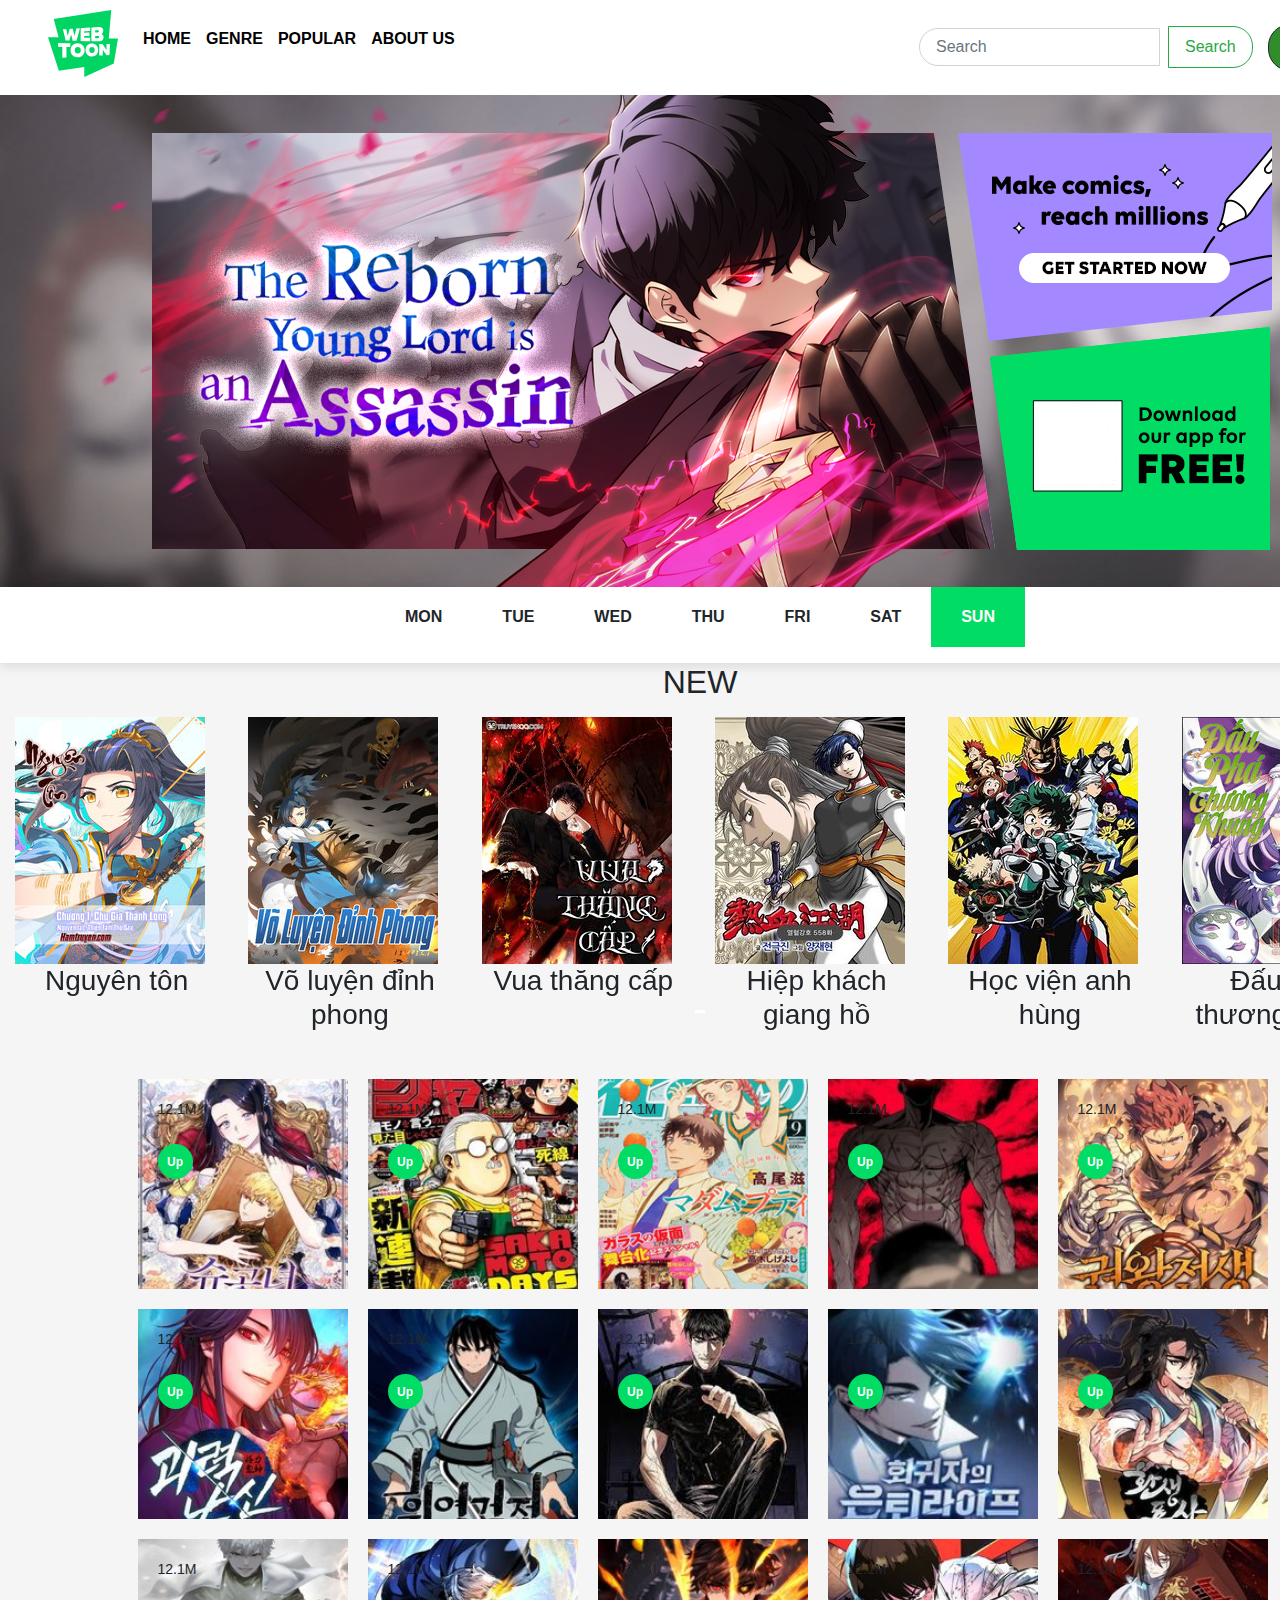
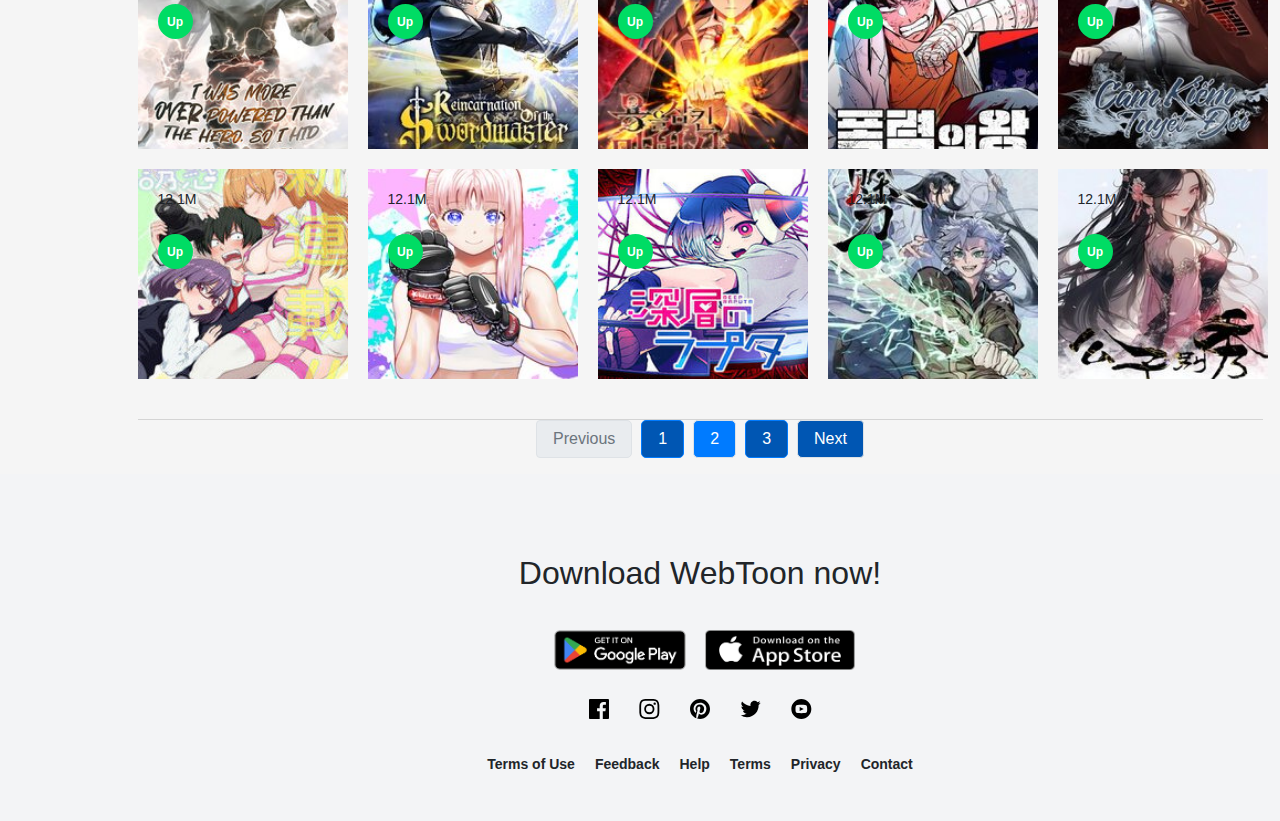
<file: page3.html>
<!DOCTYPE html>
<html lang="en">
<head>
    <meta charset="UTF-8">
    <meta name="viewport" content="width=device-width, initial-scale=1.0">
    <link rel="stylesheet" href="https://cdn.jsdelivr.net/npm/bootstrap@4.6.2/dist/css/bootstrap.min.css">
    <script src="https://cdn.jsdelivr.net/npm/jquery@3.7.1/dist/jquery.slim.min.js"></script>
    <script src="https://cdn.jsdelivr.net/npm/popper.js@1.16.1/dist/umd/popper.min.js"></script>
    <script src="https://cdn.jsdelivr.net/npm/bootstrap@4.6.2/dist/js/bootstrap.bundle.min.js"></script>
    <link rel="stylesheet" href="style.css">
    <title>WebToon</title>
    <style>
        .pagination {
            display: flex;
            justify-content: center;
            padding: 0;
            list-style: none;
        }
        .page-item {
            margin: 0 5px;
        }
        .page-link {
            display: block;
            padding: 8px 16px;
            text-decoration: none;
            background-color: #007bff;
            color: white;
            border-radius: 5px;
            transition: background-color 0.3s;
        }
        .page-link:hover {
            background-color: #0056b3;
        }
        .page-item.disabled .page-link {
            background-color: #e9ecef;
            color: #6c757d;
            pointer-events: none;
        }
        .page-item.active .page-link {
            background-color: #0056b3;
            color: white;
            pointer-events: none;
        }
    </style>
</head>
<body>
   <section class="desktop">
    <header>
        <nav class="header-menu">
            <div class="header-menu__left">
                <h1 class="header-logo"><img src="./images/logo.svg" alt="logo"></h1>
                <ul class="header-list">
                    <li><a href="original.html">HOME</a></li>
                    <li><a href="genre.html">GENRE</a></li>
                    <li><a href="popular.html">POPULAR</a></li>
                    <li><a href="https://webtoon1.my.canva.site/">ABOUT US</a></li>
                </ul>
            </div>
            <div class="header-menu__right">
                <form class="form-inline my-2 my-lg-0">
                    <input class="form-control mr-sm-2" type="search" placeholder="Search" aria-label="Search">
                    <button class="btn btn-outline-success my-2 my-sm-0" type="submit">Search</button>
                </form>
               <a href="login.html" class="header-login">Login</a>
            </div>
        </nav>
        <div class="banner">
            <img src="./images/banner.png" alt="banner" class="banner-img">
            <div class="banner-section">
                <img src="./images/banner-sec-1.png" alt="banner-sec-1" class="banner-sec-1">
                <img src="./images/banner-sec-2.png" alt="banner-sec-2" class="banner-sec-2">
            </div>
        </div>
    </header>
    <div class="week">
        <ul class="week-list">
            <li>MON</li>
            <li>TUE</li>
            <li>WED</li>
            <li>THU</li>
            <li>FRI</li>
            <li>SAT</li>
            <li class="week-active">SUN</li>
        </ul>
    </div>         
    <div style="" class="homepage_suggest">
        <h2>
            <p class="text_list_hot" style="text-align:center; " >
                <i class="fa fa-star" ></i> NEW
            </p>
        </h2>
        <div id="demo" class="carousel slide" data-ride="carousel">

            <!-- Indicators -->
            <ul class="carousel-indicators">
              <li data-target="#demo" data-slide-to="0" class="active" style="color: #d4d4d4 height:; width:1%;"></li>
            </ul>
            
            <!-- The slideshow -->
            <div class="carousel-inner">

                <div class="container-fluid">   
                    <div class="carousel-item active">

                    <div class="row">
                        <div class="col-sm-2 ">
                            <img src="./images/nguyenton.jpg" >
                            <h3 style="text-align:center;">Nguyên tôn</h3>
                        </div>
                        <div class="col-sm-2">
                            <img src="./images/voluyendinhphong.jpg">
                            <h3 style="text-align:center;">Võ luyện đỉnh phong</h3>
                        </div>
                        <div class="col-sm-2">
                            <img src="./images/vuathangcap.jpg">
                            <h3 style="text-align:center;">Vua thăng cấp</h3>
                        </div>
                        <div class="col-sm-2">
                            <img src="./images/hiepkhachgiangho.jpg">
                            <h3 style="text-align:center;">Hiệp khách giang hồ</h3>
                        </div>
                        <div class="col-sm-2">
                            <img src="./images/hocvienanhhung.jpg">
                            <h3 style="text-align:center;">Học viện anh hùng</h3>
                        </div>
                        <div class="col-sm-2">
                            <img src="./images/dauphathuongkhung.jpg">
                            <h3 style="text-align:center;">Đấu phá thương khung</h3>
                        </div>
                        </div>
                    </div>

                    <div class="carousel-item">
                        <div class="row">
                            <div class="col-sm-2">
                                <img src="./images/remonster.jpg">
                                <h3 style="text-align:center;">Re:Monster</h3>
                            </div>
                
                            <div class="col-sm-2">
                                <img src="./images/tenla.jpg">
                                <h3 style="text-align:center;">Murabito Desu Ga Nani Ka?</h3>
                            </div>
                            <div class="col-sm-2">
                                <img src="./images/phongyeuvandao.jpg">
                                <h3 style="text-align:center;">Hiệp khách giang hồ</h3>
                            </div>
                            <div class="col-sm-2">
                                <img src="./images/makechuyen2.jpg">
                                <h3 style="text-align:center;">Ma kể chuyện 2</h3>
                            </div>
                            <div class="col-sm-2">
                                <img src="./images/congnuongsu.jpg">
                                <h3 style="text-align:center;">Công nương sư</h3>
                            </div>
                            <div class="col-sm-2">
                                <img src="./images/anhhungtrolai.jpg">
                                <h3 style="text-align:center;">Anh hùng trở lại</h3>
                            </div>
                        </div>
                    </div>

                    <div class="carousel-item">
                        <div class="row">
                            <div class="col-sm-2">
                                <img src="./images/thanhkiembaothu.jpg">
                                <h3 style="text-align:center;">Thanh kiếm báo thù</h3>
                            </div>
                            <div class="col-sm-2">
                                <img src="./images/chieu-hon-gia-sieu-pham.jpg">
                                <h3 style="text-align:center;">Chiêu hồn giả siêu phàm</h3>
                            </div>
                            <div class="col-sm-2">
                                <img src="./images/mao-hiem-gia-cuoi-cung.jpg">
                                <h3 style="text-align:center;">Mạo hiểm giả cuối cùng</h3>
                            </div>
                            <div class="col-sm-2">
                                <img src="./images/yeu-than-ky.jpg">
                                <h3 style="text-align:center;">Yêu thần ký</h3>
                            </div>
                            <div class="col-sm-2">
                                <img src="./images/toi-da-roi-khoi-to-doi-anh-hung.jpg">
                                <h3 style="text-align:center;">Tôi đã rời khỏi tổ đội anh hùng</h3>
                            </div>
                            <div class="col-sm-2">
                                <img src="./images/bi-mat-cua-co-vo-gyaru.jpg">
                                <h3 style="text-align:center;">Bí mật của cô vợ Gyaru</h3>
                            </div>
                        </div>
                    </div>
                </div>
            </div>
  
            <!-- Left and right controls -->
            <a class="carousel-control-prev" href="#demo" data-slide="prev">
              <span class="carousel-control-prev-icon"></span>
            </a>
            <a class="carousel-control-next" href="#demo" data-slide="next">
              <span class="carousel-control-next-icon"></span>
            </a>
          </div>
    </div>
        <main class="main-content">
           
            <div class="top" class="sto">
                <div class="top-item item item-41">
                    <div class="section-head">
                        
                        <p>12.1M</p>
                        <p class="scan">Up</p>
                    </div>
                    <div class="section-content">
                        <div class="content-head">
                            <h3>Công Nương Su
                            </h3>
                            <p>đang cập nhật</p>
                        </div>
                        <p class="content">
                            Vallia đã phải sống cuộc sống buồn bã và cô độc khi được sinh ra trong một gia đình bị phá sản.
                        </p>
                    </div>
                </div>
                <div class="top-item item item-42">
                    <div class="section-head">
                        
                        <p>12.1M</p>
                        <p class="scan">Up</p>
                    </div>
                    <div class="section-content">
                        <div class="content-head">
                            <h3>Sakamoto Days
                            </h3>
                            <p>Suzuki Yuuto
                            </p>
                        </div>
                        <p class="content"> Đọc từ đầu
                            Theo dõi
                            Thích
                            Giới thiệu
                           Taro Sakamoto là sát thủ huyền thoại , được các nhân vật phản diện khiếp sợ và các sát thủ ngưỡng mộ. Nhưng một ngày ... anh đã yêu! Giải nghệ, kết hôn.
                        </p>
                    </div>
                </div>
                <div class="top-item item item-43">
                    <div class="section-head">
                        <p>12.1M</p>
                        <p class="scan">Up</p>
                    </div>
                    <div class="section-content">
                        <div class="content-head">
                            <h3>Madame Petit
                            </h3>
                            <p>đang cập nhật</p>
                        </div>
                        <p class="content">
                            Vào những năm 1920, Mariko, 16 tuổi, cưới một người đàn ông 30 tuổi.
                        </p>
                    </div>
                </div>
                <div class="top-item item item-44">
                    <div class="section-head">
                        <p>12.1M</p>
                        <p class="scan">Up</p>
                    </div>
                    <div class="section-content">
                        <div class="content-head">
                            <h3>Bố Tôi Là Đặc Vụ
                            </h3>
                            <p>đang cập nhật</p>
                        </div>
                        <p class="content">
                            Ngài Kim - một nhân viên văn phòng tệ hại, người luôn bị sếp la mắng một cách thậm tệ, nhưng dưới vỏ bọc đó lại là một đặc vụ ưu tú.
                        </p>
                    </div>
                </div>
                <div class="top-item item item-45">
                    <div class="section-head">
                        <p>12.1M</p>
                        <p class="scan">Up</p>
                    </div>
                    <div class="section-content">
                        <div class="content-head">
                            <h3>Đế Vương Hồi Quy
                            </h3>
                            <p>đang cập nhật</p>
                        </div>
                        <p class="content">[Một tác phẩm được thực hiện bởi Redice Studio - Studio đã làm bộ  [Solo Leveling], [Thiết Huyết Cẩu Kiếm Sĩ Báo Thù]


                        </p>
                    </div>
                </div>
                <div class="top-item item item-46">
                    <div class="section-head">
                        <p>12.1M</p>
                        <p class="scan">Up</p>
                    </div>
                    <div class="section-content">
                        <div class="content-head">
                            <h3>Quái Lực Loạn Thần
                            </h3>
                            <p>đang cập nhật</p>
                        </div>
                        <p class="content">
                            Truyện tranh Quái Lực Loạn Thần được cập nhật nhanh và đầy đủ nhất tại TruyenQQ.
                        </p>
                    </div>
                </div>
                <div class="top-item item item-47">
                    <div class="section-head">
                        <p>12.1M</p>
                        <p class="scan">Up</p>
                    </div>
                    <div class="section-content">
                        <div class="content-head">
                            <h3>Vĩ Linh Kiếm Tiên
                            </h3>
                            <p>đang cập nhật</p>
                        </div>
                        <p class="content">
                            Truyện tranh Vĩ Linh Kiếm Tiên được cập nhật nhanh và đầy đủ nhất tại TruyenQQ.
                        </p>
                    </div>
                </div>
                <div class="top-item item item-48">
                    <div class="section-head">
                        <p>12.1M</p>
                        <p class="scan">Up</p>
                    </div>
                    <div class="section-content">
                        <div class="content-head">
                            <h3>Kẻ Bất Bại
                            </h3>
                            <p>đang cập nhật</p>
                        </div>
                        <p class="content">
                            Truyện tranh Kẻ Bất Bại được cập nhật nhanh và đầy đủ nhất tại TruyenQQ. 
                        </p>
                    </div>
                </div>
                <div class="top-item item item-49">
                    <div class="section-head">
                        <p>12.1M</p>
                        <p class="scan">Up</p>
                    </div>
                    <div class="section-content">
                        <div class="content-head">
                            <h3>Hồi Quy Giả Về Hưu
                            </h3>
                            <p>đang cập nhật</p>
                        </div>
                        <p class="content">
                            Sau khi Cánh cổng đầu tiên được mở vào năm 2018, Lim Dae-In đã sống sót được 20 năm trên Trái đất trong khi được kết nối với các chiều không gian khác.
                        </p>
                    </div>
                </div>
                <div class="top-item item item-50">
                    <div class="section-head">
                        <p>12.1M</p>
                        <p class="scan">Up</p>
                    </div>
                    <div class="section-content">
                        <div class="content-head">
                            <h3>Chuyển Sinh Thành Tiêu Sư
                            </h3>
                            <p>đang cập nhật</p>
                        </div>
                        <p class="content">
                            Truyện tranh Chuyển Sinh Thành Tiêu Sư được cập nhật nhanh và đầy đủ nhất tại TruyenQQ.
                        </p>
                    </div>
                </div>
                <div class="top-item item item-51">
                    <div class="section-head">
                        <p>12.1M</p>
                        <p class="scan">Up</p>
                    </div>
                    <div class="section-content">
                        <div class="content-head">
                            <h3>Tôi Mạnh Hơn Anh Hùng
                            </h3>
                            <p>đang cập nhật</p>
                        </div>
                        <p class="content">
                            Truyện tranh Tôi Mạnh Hơn Anh Hùng được cập nhật nhanh và đầy đủ nhất tại TruyenQQ.
                        </p>
                    </div>
                </div>
                <div class="top-item item item-52">
                    <div class="section-head">
                        <p>12.1M</p>
                        <p class="scan">Up</p>
                    </div>
                    <div class="section-content">
                        <div class="content-head">
                            <h3>Kiếm Thánh Trọng Sinh
                            </h3>
                            <p>đang cập nhật</p>
                        </div>
                        <p class="content">
                            Truyện tranh Kiếm Thánh Trọng Sinh được cập nhật nhanh và đầy đủ nhất tại TruyenQQ. 
                        </p>
                    </div>
                </div>
                <div class="top-item item item-53">
                    <div class="section-head">
                        <p>12.1M</p>
                        <p class="scan">Up</p>
                    </div>
                    <div class="section-content">
                        <div class="content-head">
                            <h3>Thực Long Ma Pháp Sư
                            </h3>
                            <p>đang cập nhật</p>
                        </div>
                        <p class="content">
                            Truyện tranh Thực Long Ma Pháp Sư được cập nhật nhanh và đầy đủ nhất tại TruyenQQ.
                        </p>
                    </div>
                </div>
                <div class="top-item item item-54">
                    <div class="section-head">
                        <p>12.1M</p>
                        <p class="scan">Up</p>
                    </div>
                    <div class="section-content">
                        <div class="content-head">
                            <h3>Bạo Lực Vương
                            </h3>
                            <p>đang cập nhật</p>
                        </div>
                        <p class="content">
                            Truyện tranh Bạo Lực Vương được cập nhật nhanh và đầy đủ nhất tại TruyenQQ.
                        </p>
                    </div>
                </div>
                <div class="top-item item item-55">
                    <div class="section-head">
                        <p>12.1M</p>
                        <p class="scan">Up</p>
                    </div>
                    <div class="section-content">
                        <div class="content-head">
                            <h3>Cảm Kiếm Tuyệt Đối
                            </h3>
                            <p>đang cập nhật</p>
                        </div>
                        <p class="content">
                            Nam chính So Woon Hwi bị đã bị Bắt cóc bởi huyết giáo và sống như một gián điệp tầng chót.
                        </p>
                    </div>
                </div>
                <div class="top-item item item-56">
                    <div class="section-head">
                        <p>12.1M</p>
                        <p class="scan">Up</p>
                    </div>
                    <div class="section-content">
                        <div class="content-head">
                            <h3>Sự Quyến Rũ Của 2.5D
                            </h3>
                            <p>đang cập nhật</p>
                        </div>
                        <p class="content">Cosplay , gái cute con mai que


                        </p>
                    </div>
                </div>
                <div class="top-item item item-57">
                    <div class="section-head">
                        <p>12.1M</p>
                        <p class="scan">Up</p>
                    </div>
                    <div class="section-content">
                        <div class="content-head">
                            <h3>Isshou Senkin
                            </h3>
                            <p>đang cập nhật</p>
                        </div>
                        <p class="content">
                            Một đấu sĩ thất nghiệp, một yakuza và một ả cớm bẩn cùng nhau tổ chức một đấu trường ngầm giành riêng cho phụ nữ với giấc mơ nhanh chóng làm giàu. 
                        </p>
                    </div>
                </div>
                <div class="top-item item item-58">
                    <div class="section-head">
                        <p>12.1M</p>
                        <p class="scan">Up</p>
                    </div>
                    <div class="section-content">
                        <div class="content-head">
                            <h3>Shinsou No Raputa
                            </h3>
                            <p>đang cập nhật</p>
                        </div>
                        <p class="content">
                            Raputa, một AI được phát triển trong bí mật, bắt đầu tương tác với cậu bé người Nhật tên Kei thông qua một trò chơi điện tử. 
                        </p>
                    </div>
                </div>
                <div class="top-item item item-59">
                    <div class="section-head">
                        <p>12.1M</p>
                        <p class="scan">Up</p>
                    </div>
                    <div class="section-content">
                        <div class="content-head">
                            <h3>Xa Đao Nhân
                            </h3>
                            <p>đang cập nhật</p>
                        </div>
                        <p class="content">
                            Mỗi khi loạn thế tai niên, người cầm đao sẽ xuất hiện, đem thanh đao thích hợp cho người hữu duyên, không thu phân văn, chỉ thích lưu lại vài câu nói.
                        </p>
                    </div>
                </div>
                <div class="top-item item item-60">
                    <div class="section-head">
                        <p>12.1M</p>
                        <p class="scan">Up</p>
                    </div>
                    <div class="section-content">
                        <div class="content-head">
                            <h3>Công Tử Biệt Tú!
                            </h3>
                            <p>đang cập nhật</p>
                        </div>
                        <p class="content">
                            Hải Vương Lâm Tú xuyên không đến thế giới dị thuật, chỉ cần cùng người khác tiếp xúc thân thể là có thể phục chế năng lực của họ? 
                        </p>
                    </div>
                </div>
            </div>
            <ul class="pagination">
                <li class="page-item disabled"><a class="page-link" href="#" tabindex="-1">Previous</a></li>
                <li class="page-item active"><a class="page-link" href="original.html">1</a></li>
                <li class="page-item"><a class="page-link" href="page2.html">2</a></li>
                <li class="page-item"><a class="page-link" href="page3.html">3</a></li>
                <li class="page-item"><a class="page-link" href="page3.html">Next</a></li>
            </ul>
            
            <script>
                document.addEventListener('DOMContentLoaded', function() {
                    const url = window.location.pathname;
                    const currentPage = url.substring(url.lastIndexOf('/') + 1);
            
                    const prevLink = document.querySelector('.page-item.disabled .page-link');
                    const nextLink = document.querySelector('.pagination .page-item:last-child .page-link');
            
                    switch(currentPage) {
                        case 'original.html':
                            prevLink.parentElement.classList.add('disabled');
                            nextLink.href = '/page2.html';
                            break;
                        case 'page2.html':
                            document.querySelector('.pagination .page-item:nth-child(1) .page-link').href = '/original.html';
                            nextLink.href = '/page3.html';
                            break;
                        case 'page3.html':
                            document.querySelector('.pagination .page-item:nth-child(1) .page-link').href = '/page2.html';
                            nextLink.parentElement.classList.add('disabled');
                            break;
                        default:
                            prevLink.href = '#';
                            nextLink.href = '#';
                    }
            
                    document.querySelectorAll('.page-item').forEach(item => {
                        if (item.querySelector('.page-link').getAttribute('href').includes(currentPage)) {
                            item.classList.add('active');
                        }
                    });
                });
            </script>
        </main>
        
        <footer class="footer">
            <div class="footer-app">
                <h2>Download WebToon now!</h2>
                <div class="app-flex">
                    <img src="./images/gg-play.png" alt="google-play">
                    <img src="./images/appstore.png" alt="app-store">
                </div>
            </div>
            <div class="footer-icon">
                <svg xmlns="http://www.w3.org/2000/svg" width="20" height="20">
                    <path fill="#FFF"
                        d="M18.896 0H1.104C.494 0 0 .494 0 1.104v17.793C0 19.506.494 20 1.104 20h9.58v-7.745H8.076V9.237h2.606V7.01c0-2.583 1.578-3.99 3.883-3.99 1.104 0 2.052.082 2.329.119v2.7h-1.598c-1.254 0-1.496.597-1.496 1.47v1.928h2.989l-.39 3.018h-2.6V20h5.098c.608 0 1.102-.494 1.102-1.104V1.104C20 .494 19.506 0 18.896 0z" />
                </svg>
                <svg xmlns="http://www.w3.org/2000/svg" width="21" height="20">
                    <path fill="#FFF"
                        d="M10.333 1.802c2.67 0 2.987.01 4.042.059 2.71.123 3.976 1.409 4.1 4.099.048 1.054.057 1.37.057 4.04 0 2.672-.01 2.988-.058 4.042-.124 2.687-1.386 3.975-4.099 4.099-1.055.048-1.37.058-4.042.058-2.67 0-2.986-.01-4.04-.058-2.717-.124-3.976-1.416-4.1-4.1-.048-1.054-.058-1.37-.058-4.041 0-2.67.01-2.986.058-4.04.124-2.69 1.387-3.977 4.1-4.1 1.054-.048 1.37-.058 4.04-.058zm0-1.802C7.618 0 7.278.012 6.211.06 2.579.227.56 2.242.394 5.877.345 6.944.334 7.284.334 10s.011 3.057.06 4.123c.166 3.632 2.181 5.65 5.816 5.817 1.068.048 1.408.06 4.123.06 2.716 0 3.057-.012 4.124-.06 3.628-.167 5.651-2.182 5.816-5.817.049-1.066.06-1.407.06-4.123s-.011-3.056-.06-4.122C20.11 2.249 18.093.228 14.458.06 13.39.01 13.049 0 10.333 0zm0 4.865a5.135 5.135 0 100 10.27 5.135 5.135 0 000-10.27zm0 8.468a3.333 3.333 0 110-6.666 3.333 3.333 0 010 6.666zm5.339-9.87a1.2 1.2 0 10-.001 2.4 1.2 1.2 0 000-2.4z" />
                </svg>
                <svg xmlns="http://www.w3.org/2000/svg" width="20" height="20">
                    <path fill="#FFF"
                        d="M10 0C4.478 0 0 4.477 0 10c0 4.237 2.636 7.855 6.356 9.312-.088-.791-.167-2.005.035-2.868.182-.78 1.172-4.97 1.172-4.97s-.299-.6-.299-1.486c0-1.39.806-2.428 1.81-2.428.852 0 1.264.64 1.264 1.408 0 .858-.545 2.14-.828 3.33-.236.995.5 1.807 1.48 1.807 1.778 0 3.144-1.874 3.144-4.58 0-2.393-1.72-4.068-4.177-4.068-2.845 0-4.515 2.135-4.515 4.34 0 .859.331 1.781.745 2.281a.3.3 0 01.069.288l-.278 1.133c-.044.183-.145.223-.335.134-1.249-.581-2.03-2.407-2.03-3.874 0-3.154 2.292-6.052 6.608-6.052 3.469 0 6.165 2.473 6.165 5.776 0 3.447-2.173 6.22-5.19 6.22-1.013 0-1.965-.525-2.291-1.148l-.623 2.378c-.226.869-.835 1.958-1.244 2.621.937.29 1.931.446 2.962.446 5.522 0 10-4.477 10-10S15.522 0 10 0z" />
                </svg>
                <svg xmlns="http://www.w3.org/2000/svg" width="21" height="18">
                    <path fill="#FFF"
                        d="M20.667 2.797a8.192 8.192 0 01-2.357.646 4.11 4.11 0 001.804-2.27 8.22 8.22 0 01-2.606.996A4.096 4.096 0 0014.513.873c-2.649 0-4.595 2.472-3.997 5.038a11.648 11.648 0 01-8.457-4.287 4.109 4.109 0 001.27 5.478A4.086 4.086 0 011.47 6.59c-.045 1.901 1.317 3.68 3.29 4.075a4.113 4.113 0 01-1.853.07 4.106 4.106 0 003.834 2.85 8.25 8.25 0 01-6.075 1.7 11.616 11.616 0 006.29 1.843c7.618 0 11.922-6.434 11.662-12.205a8.354 8.354 0 002.048-2.124z" />
                </svg>
                <svg xmlns="http://www.w3.org/2000/svg" width="21" height="20">
                    <path fill="#FFF"
                        d="M10.333 0c-5.522 0-10 4.478-10 10 0 5.523 4.478 10 10 10 5.523 0 10-4.477 10-10 0-5.522-4.477-10-10-10zm3.701 14.077c-1.752.12-5.653.12-7.402 0C4.735 13.947 4.514 13.018 4.5 10c.014-3.024.237-3.947 2.132-4.077 1.749-.12 5.651-.12 7.402 0 1.898.13 2.118 1.059 2.133 4.077-.015 3.024-.238 3.947-2.133 4.077zM8.667 8.048l4.097 1.949-4.097 1.955V8.048z" />
                </svg>
            </div>
            <ul class="footer-list">
                <li>Terms of Use</li>
                <li>Feedback</li>
                <li>Help</li>
                <li>Terms</li>
                <li>Privacy</li>
                <li>Contact</li>
            </ul>
        </footer>
   </section>
</body>
</html>
</file>
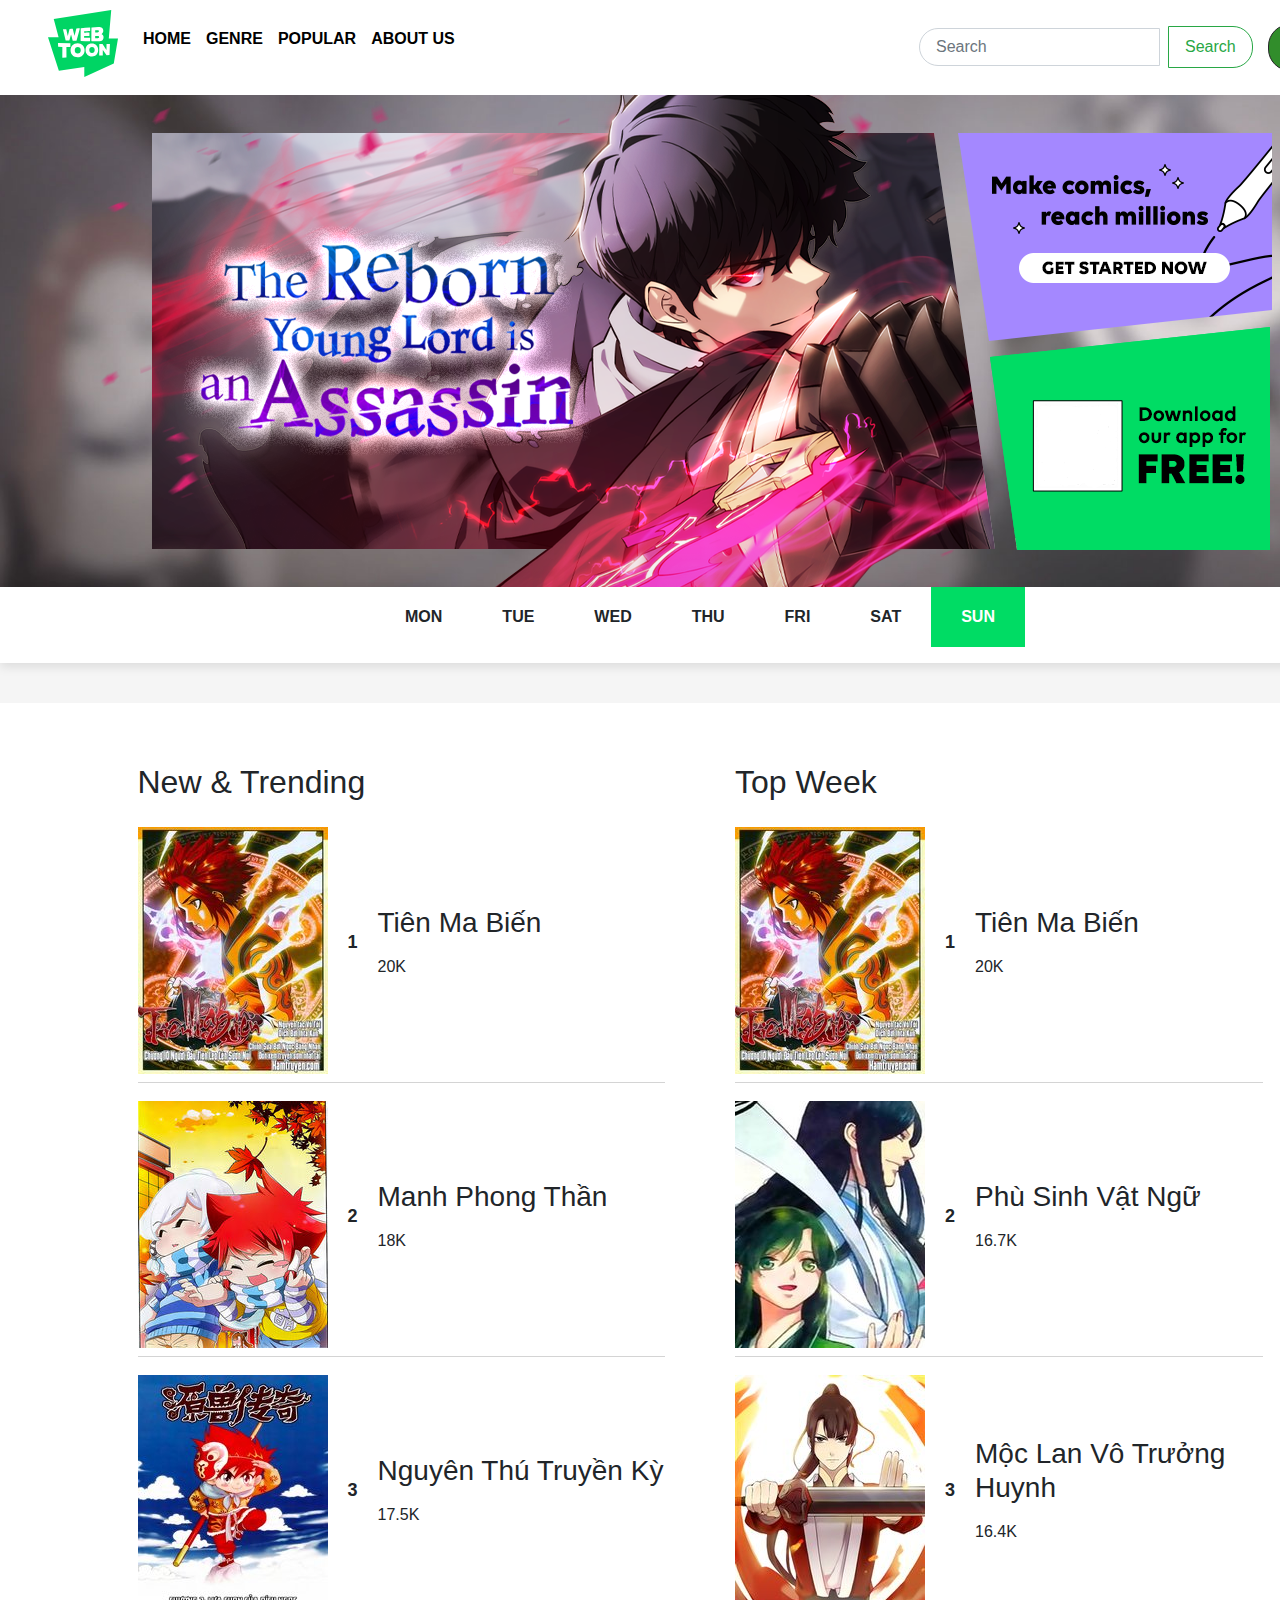
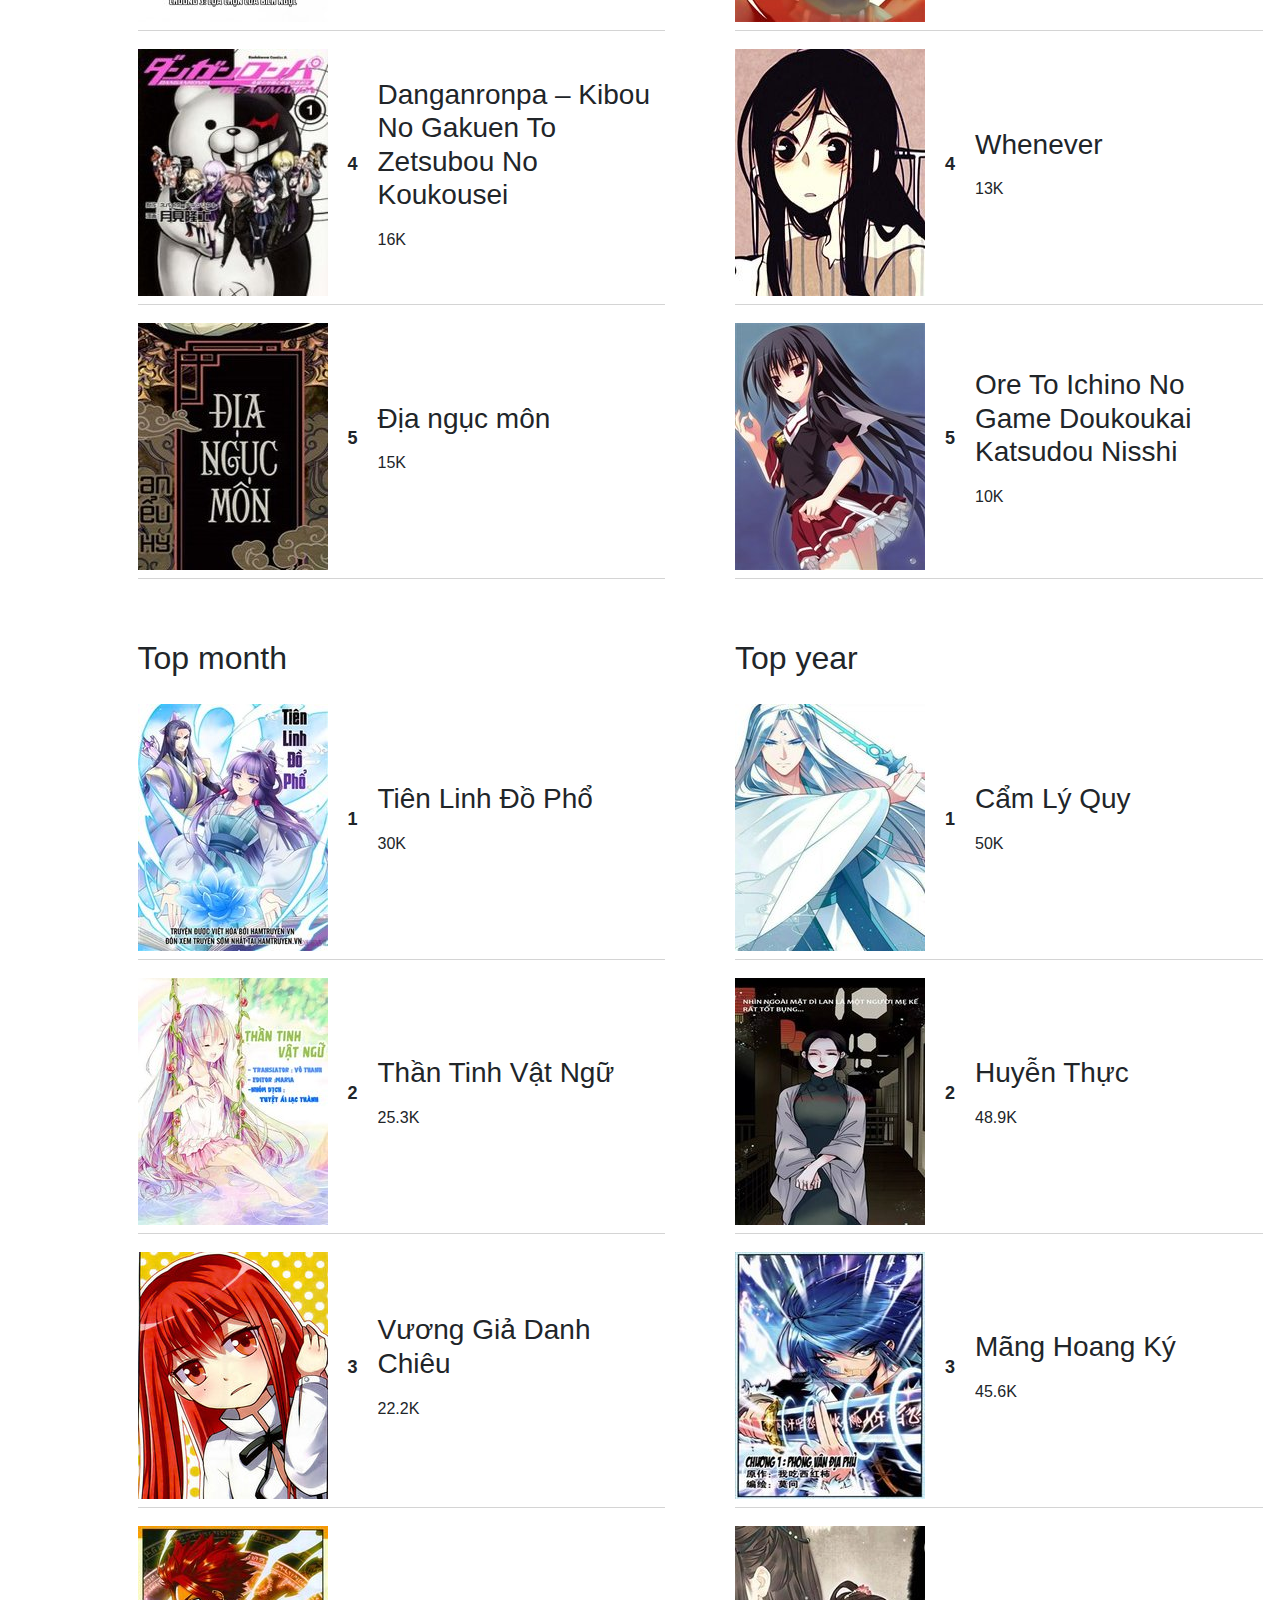
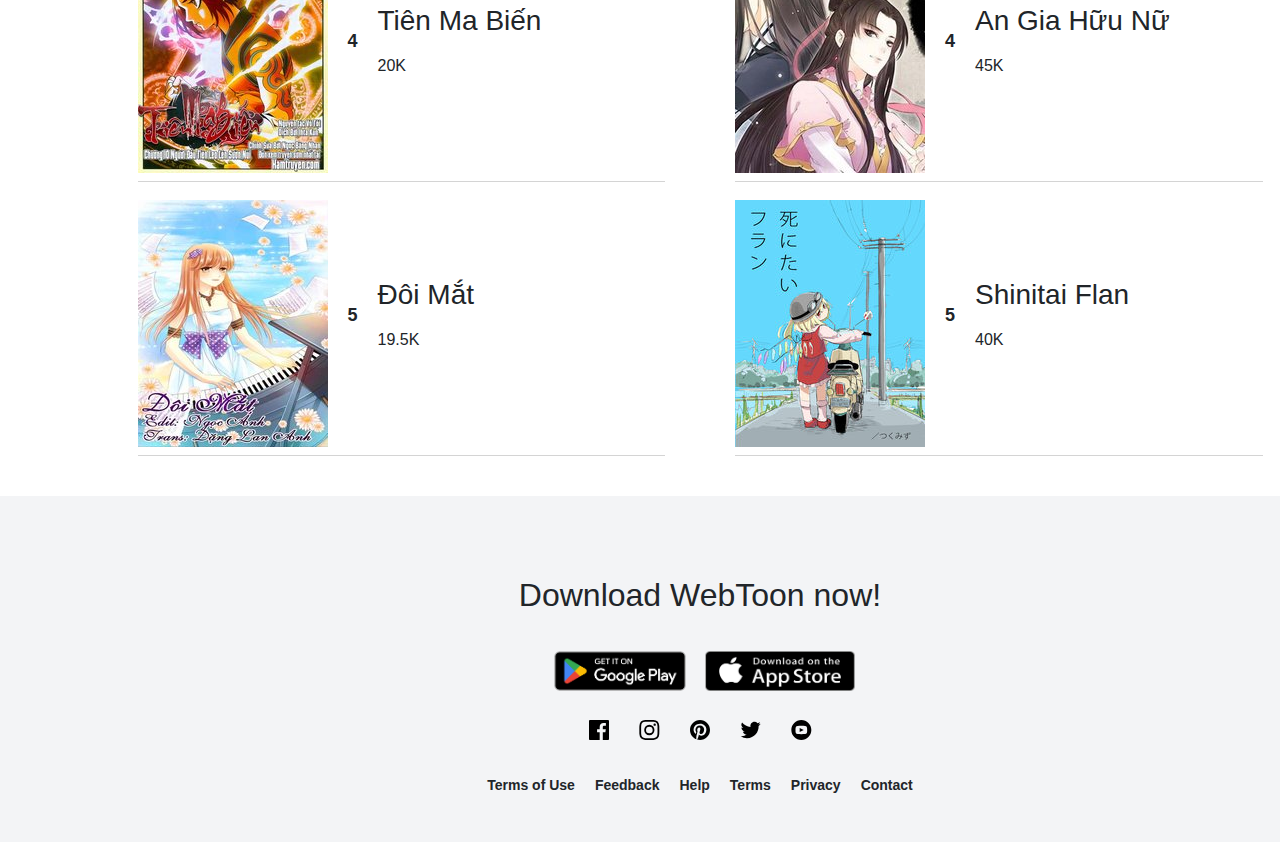
<file: popular.html>
<!DOCTYPE html>
<html lang="en">
<head>
    <meta charset="UTF-8">
    <meta name="viewport" content="width=device-width, initial-scale=1.0">
    <link rel="stylesheet" href="https://cdn.jsdelivr.net/npm/bootstrap@4.6.2/dist/css/bootstrap.min.css">
    <script src="https://cdn.jsdelivr.net/npm/jquery@3.7.1/dist/jquery.slim.min.js"></script>
    <script src="https://cdn.jsdelivr.net/npm/popper.js@1.16.1/dist/umd/popper.min.js"></script>
    <script src="https://cdn.jsdelivr.net/npm/bootstrap@4.6.2/dist/js/bootstrap.bundle.min.js"></script>
    <link rel="stylesheet" href="style.css">
    <title>WebToon</title>
</head>
<body>
   <section class="desktop">
    <header>
        <nav class="header-menu">
            <div class="header-menu__left">
                <h1 class="header-logo"><img src="./images/logo.svg" alt="logo"></h1>
                <ul class="header-list">
                    <li><a href="original.html">HOME</a></li>
                    <li><a href="genre.html">GENRE</a></li>
                    <li><a href="popular.html">POPULAR</a></li>
                    <li><a href="https://webtoon1.my.canva.site/">ABOUT US</a></li>
                </ul>
            </div>
            <div class="header-menu__right">
                <form class="form-inline my-2 my-lg-0">
                    <input class="form-control mr-sm-2" type="search" placeholder="Search" aria-label="Search">
                    <button class="btn btn-outline-success my-2 my-sm-0" type="submit">Search</button>
                </form>
               <a href="login.html" class="header-login">Login</a>
            </div>
        </nav>
        <div class="banner">
            <img src="./images/banner.png" alt="banner" class="banner-img">
            <div class="banner-section">
                <img src="./images/banner-sec-1.png" alt="banner-sec-1" class="banner-sec-1">
                <img src="./images/banner-sec-2.png" alt="banner-sec-2" class="banner-sec-2">
            </div>
        </div>
    </header>
    <div class="week">
        <ul class="week-list">
            <li>MON</li>
            <li>TUE</li>
            <li>WED</li>
            <li>THU</li>
            <li>FRI</li>
            <li>SAT</li>
            <li class="week-active">SUN</li>
        </ul>
    </div>
    <div>
        <div class="trending">
            <div class="trending-contain">
                <!-- new and trending -->
                <div class="trending-list">
                    <h2 class="trending-head">New & Trending</h2>
                    <div class="trending-list-item">
                        <img src="./images/tien-ma-bien_1552265238.jpg" alt="hot-01">
                        <div class="trending-content">
                            <p class="number">1</p>
                            <div class="trending-content__txt">
                                <h3>Tiên Ma Biến                                </h3>
                                <p>20K</p>
                            </div>
                        </div>
                    </div>
                    <div class="trending-list-item">
                        <img src="./images/manh-phong-than_1552555191.jpg" alt="hot-02">
                        <div class="trending-content">
                            <p class="number">2</p>
                            <div class="trending-content__txt">
                                <h3>Manh Phong Thần
                                </h3>
                                <p>18K</p>
                            </div>
                        </div>
                    </div>
                    <div class="trending-list-item">
                        <img src="./images/nguyen-thu-truyen-ky_1447725262.jpg" alt="hot-03">
                        <div class="trending-content">
                            <p class="number">3</p>
                            <div class="trending-content__txt">
                                <h3>Nguyên Thú Truyền Kỳ
                                </h3>
                                <p>17.5K</p>
                            </div>
                        </div>
                    </div>
                    <div class="trending-list-item">
                        <img src="./images/danganronpa-kibou-no-gakuen-to-zetsubou-no-koukousei_1446429967.jpg" alt="hot-04">
                        <div class="trending-content">
                            <p class="number">4</p>
                            <div class="trending-content__txt">
                                <h3>Danganronpa – Kibou No Gakuen To Zetsubou No Koukousei                                </h3>
                                <p>16K</p>
                            </div>
                        </div>
                    </div>
                    <div class="trending-list-item">
                        <img src="./images/dia-nguc-mon_1448934285.jpg" alt="hot-05">
                        <div class="trending-content">
                            <p class="number">5</p>
                            <div class="trending-content__txt">
                                <h3>Địa ngục môn</h3>
                                <p>15K</p>
                            </div>
                        </div>
                    </div>
                </div>
                <!-- top week-->
                <div class="trending-list">
                    <h2 class="trending-head">Top Week</h2>
                    <div class="trending-list-item">
                        <img src="./images/tien-ma-bien_1552265238.jpg" alt="hot-06">
                        <div class="trending-content">
                            <p class="number">1</p>
                            <div class="trending-content__txt">
                                <h3>Tiên Ma Biến</h3>
                                <p>20K</p>
                            </div>
                        </div>
                    </div>
                    <div class="trending-list-item">
                        <img src="./images/phu-sinh-vat-ngu_1446081642.jpg" alt="hot-07">
                        <div class="trending-content">
                            <p class="number">2</p>
                            <div class="trending-content__txt">
                                <h3>Phù Sinh Vật Ngữ</h3>
                                <p>16.7K</p>
                            </div>
                        </div>
                    </div>
                    <div class="trending-list-item">
                        <img src="./images/moc-lan-vo-truong-huynh_1455672615.jpg" alt="hot-08">
                        <div class="trending-content">
                            <p class="number">3</p>
                            <div class="trending-content__txt">
                                <h3>Mộc Lan Vô Trưởng Huynh
                                </h3>
                                <p>16.4K</p>
                            </div>
                        </div>
                    </div>
                    <div class="trending-list-item">
                        <img src="./images/whenever_1444284444.jpg" alt="hot-09">
                        <div class="trending-content">
                            <p class="number">4</p>
                            <div class="trending-content__txt">
                                <h3>Whenever
                                </h3>
                                <p>13K</p>
                            </div>
                        </div>
                    </div>
                    <div class="trending-list-item">
                        <img src="./images/ore-to-ichino-no-game-doukoukai-katsudou-nisshi_1457314307.jpg" alt="hot-10">
                        <div class="trending-content">
                            <p class="number">5</p>
                            <div class="trending-content__txt">
                                <h3>Ore To Ichino No Game Doukoukai Katsudou Nisshi
                                </h3>
                                <p>10K</p>
                            </div>
                        </div>
                    </div>
                </div>
                
            </div>
            <div class="trending-contain">
                <!-- top month -->
                <div class="trending-list">
                    <h2 class="trending-head">Top month</h2>
                    <div class="trending-list-item">
                        <img src="./images/tien-linh-do-pho_1481088847.jpg" alt="hot-01">
                        <div class="trending-content">
                            <p class="number">1</p>
                            <div class="trending-content__txt">
                                <h3>Tiên Linh Đồ Phổ
                                </h3>
                                <p>30K</p>
                            </div>
                        </div>
                    </div>
                    <div class="trending-list-item">
                        <img src="./images/than-tinh-vat-ngu_1469510696.jpg" alt="hot-02">
                        <div class="trending-content">
                            <p class="number">2</p>
                            <div class="trending-content__txt">
                                <h3>Thần Tinh Vật Ngữ
                                </h3>
                                <p>25.3K</p>
                            </div>
                        </div>
                    </div>
                    <div class="trending-list-item">
                        <img src="./images/vuong-gia-danh-chieu_1444919521.jpg" alt="hot-03">
                        <div class="trending-content">
                            <p class="number">3</p>
                            <div class="trending-content__txt">
                                <h3>Vương Giả Danh Chiêu
                                </h3>
                                <p>22.2K</p>
                            </div>
                        </div>
                    </div>
                    <div class="trending-list-item">
                        <img src="./images/tien-ma-bien_1552265238.jpg" alt="hot-04">
                        <div class="trending-content">
                            <p class="number">4</p>
                            <div class="trending-content__txt">
                                <h3>Tiên Ma Biến</h3>
                                <p>20K</p>
                            </div>
                        </div>
                    </div>
                    <div class="trending-list-item">
                        <img src="./images/doi-mat_1473657565.jpg" alt="hot-05">
                        <div class="trending-content">
                            <p class="number">5</p>
                            <div class="trending-content__txt">
                                <h3>Đôi Mắt
                                </h3>
                                <p>19.5K</p>
                            </div>
                        </div>
                    </div>
                </div>
                <!-- top year -->
                <div class="trending-list">
                    <h2 class="trending-head">Top year</h2>
                    <div class="trending-list-item">
                        <img src="./images/cam-ly-quy_1507560446.jpg" alt="hot-06">
                        <div class="trending-content">
                            <p class="number">1</p>
                            <div class="trending-content__txt">
                                <h3>Cẩm Lý Quy
                                </h3>
                                <p>50K</p>
                            </div>
                        </div>
                    </div>
                    <div class="trending-list-item">
                        <img src="./images/huyen-thuc_1523326164.jpg" alt="hot-07">
                        <div class="trending-content">
                            <p class="number">2</p>
                            <div class="trending-content__txt">
                                <h3>Huyễn Thực
                                </h3>
                                <p>48.9K</p>
                            </div>
                        </div>
                    </div>
                    <div class="trending-list-item">
                        <img src="./images/mang-hoang-ky_1469770247.jpg" alt="hot-08">
                        <div class="trending-content">
                            <p class="number">3</p>
                            <div class="trending-content__txt">
                                <h3>Mãng Hoang Ký
                                </h3>
                                <p>45.6K</p>
                            </div>
                        </div>
                    </div>
                    <div class="trending-list-item">
                        <img src="./images/an-gia-huu-nu_1517058352.jpg" alt="hot-09">
                        <div class="trending-content">
                            <p class="number">4</p>
                            <div class="trending-content__txt">
                                <h3>An Gia Hữu Nữ
                                </h3>
                                <p>45K</p>
                            </div>
                        </div>
                    </div>
                    <div class="trending-list-item">
                        <img src="./images/shinitai-flan_1530166308.jpg" alt="hot-10">
                        <div class="trending-content">
                            <p class="number">5</p>
                            <div class="trending-content__txt">
                                <h3>Shinitai Flan
                                </h3>
                                <p>40K</p>
                            </div>
                        </div>
                    </div>
                </div>
                
            </div>
        </div>
    </div>
    <footer class="footer">
        <div class="footer-app">
            <h2>Download WebToon now!</h2>
            <div class="app-flex">
                <img src="./images/gg-play.png" alt="google-play">
                <img src="./images/appstore.png" alt="app-store">
            </div>
        </div>
        <div class="footer-icon">
            <svg xmlns="http://www.w3.org/2000/svg" width="20" height="20">
                <path fill="#FFF"
                    d="M18.896 0H1.104C.494 0 0 .494 0 1.104v17.793C0 19.506.494 20 1.104 20h9.58v-7.745H8.076V9.237h2.606V7.01c0-2.583 1.578-3.99 3.883-3.99 1.104 0 2.052.082 2.329.119v2.7h-1.598c-1.254 0-1.496.597-1.496 1.47v1.928h2.989l-.39 3.018h-2.6V20h5.098c.608 0 1.102-.494 1.102-1.104V1.104C20 .494 19.506 0 18.896 0z" />
            </svg>
            <svg xmlns="http://www.w3.org/2000/svg" width="21" height="20">
                <path fill="#FFF"
                    d="M10.333 1.802c2.67 0 2.987.01 4.042.059 2.71.123 3.976 1.409 4.1 4.099.048 1.054.057 1.37.057 4.04 0 2.672-.01 2.988-.058 4.042-.124 2.687-1.386 3.975-4.099 4.099-1.055.048-1.37.058-4.042.058-2.67 0-2.986-.01-4.04-.058-2.717-.124-3.976-1.416-4.1-4.1-.048-1.054-.058-1.37-.058-4.041 0-2.67.01-2.986.058-4.04.124-2.69 1.387-3.977 4.1-4.1 1.054-.048 1.37-.058 4.04-.058zm0-1.802C7.618 0 7.278.012 6.211.06 2.579.227.56 2.242.394 5.877.345 6.944.334 7.284.334 10s.011 3.057.06 4.123c.166 3.632 2.181 5.65 5.816 5.817 1.068.048 1.408.06 4.123.06 2.716 0 3.057-.012 4.124-.06 3.628-.167 5.651-2.182 5.816-5.817.049-1.066.06-1.407.06-4.123s-.011-3.056-.06-4.122C20.11 2.249 18.093.228 14.458.06 13.39.01 13.049 0 10.333 0zm0 4.865a5.135 5.135 0 100 10.27 5.135 5.135 0 000-10.27zm0 8.468a3.333 3.333 0 110-6.666 3.333 3.333 0 010 6.666zm5.339-9.87a1.2 1.2 0 10-.001 2.4 1.2 1.2 0 000-2.4z" />
            </svg>
            <svg xmlns="http://www.w3.org/2000/svg" width="20" height="20">
                <path fill="#FFF"
                    d="M10 0C4.478 0 0 4.477 0 10c0 4.237 2.636 7.855 6.356 9.312-.088-.791-.167-2.005.035-2.868.182-.78 1.172-4.97 1.172-4.97s-.299-.6-.299-1.486c0-1.39.806-2.428 1.81-2.428.852 0 1.264.64 1.264 1.408 0 .858-.545 2.14-.828 3.33-.236.995.5 1.807 1.48 1.807 1.778 0 3.144-1.874 3.144-4.58 0-2.393-1.72-4.068-4.177-4.068-2.845 0-4.515 2.135-4.515 4.34 0 .859.331 1.781.745 2.281a.3.3 0 01.069.288l-.278 1.133c-.044.183-.145.223-.335.134-1.249-.581-2.03-2.407-2.03-3.874 0-3.154 2.292-6.052 6.608-6.052 3.469 0 6.165 2.473 6.165 5.776 0 3.447-2.173 6.22-5.19 6.22-1.013 0-1.965-.525-2.291-1.148l-.623 2.378c-.226.869-.835 1.958-1.244 2.621.937.29 1.931.446 2.962.446 5.522 0 10-4.477 10-10S15.522 0 10 0z" />
            </svg>
            <svg xmlns="http://www.w3.org/2000/svg" width="21" height="18">
                <path fill="#FFF"
                    d="M20.667 2.797a8.192 8.192 0 01-2.357.646 4.11 4.11 0 001.804-2.27 8.22 8.22 0 01-2.606.996A4.096 4.096 0 0014.513.873c-2.649 0-4.595 2.472-3.997 5.038a11.648 11.648 0 01-8.457-4.287 4.109 4.109 0 001.27 5.478A4.086 4.086 0 011.47 6.59c-.045 1.901 1.317 3.68 3.29 4.075a4.113 4.113 0 01-1.853.07 4.106 4.106 0 003.834 2.85 8.25 8.25 0 01-6.075 1.7 11.616 11.616 0 006.29 1.843c7.618 0 11.922-6.434 11.662-12.205a8.354 8.354 0 002.048-2.124z" />
            </svg>
            <svg xmlns="http://www.w3.org/2000/svg" width="21" height="20">
                <path fill="#FFF"
                    d="M10.333 0c-5.522 0-10 4.478-10 10 0 5.523 4.478 10 10 10 5.523 0 10-4.477 10-10 0-5.522-4.477-10-10-10zm3.701 14.077c-1.752.12-5.653.12-7.402 0C4.735 13.947 4.514 13.018 4.5 10c.014-3.024.237-3.947 2.132-4.077 1.749-.12 5.651-.12 7.402 0 1.898.13 2.118 1.059 2.133 4.077-.015 3.024-.238 3.947-2.133 4.077zM8.667 8.048l4.097 1.949-4.097 1.955V8.048z" />
            </svg>
        </div>
        <ul class="footer-list">
            <li>Terms of Use</li>
            <li>Feedback</li>
            <li>Help</li>
            <li>Terms</li>
            <li>Privacy</li>
            <li>Contact</li>
        </ul>
    </footer>
   </section>
</body>
</html>
</file>
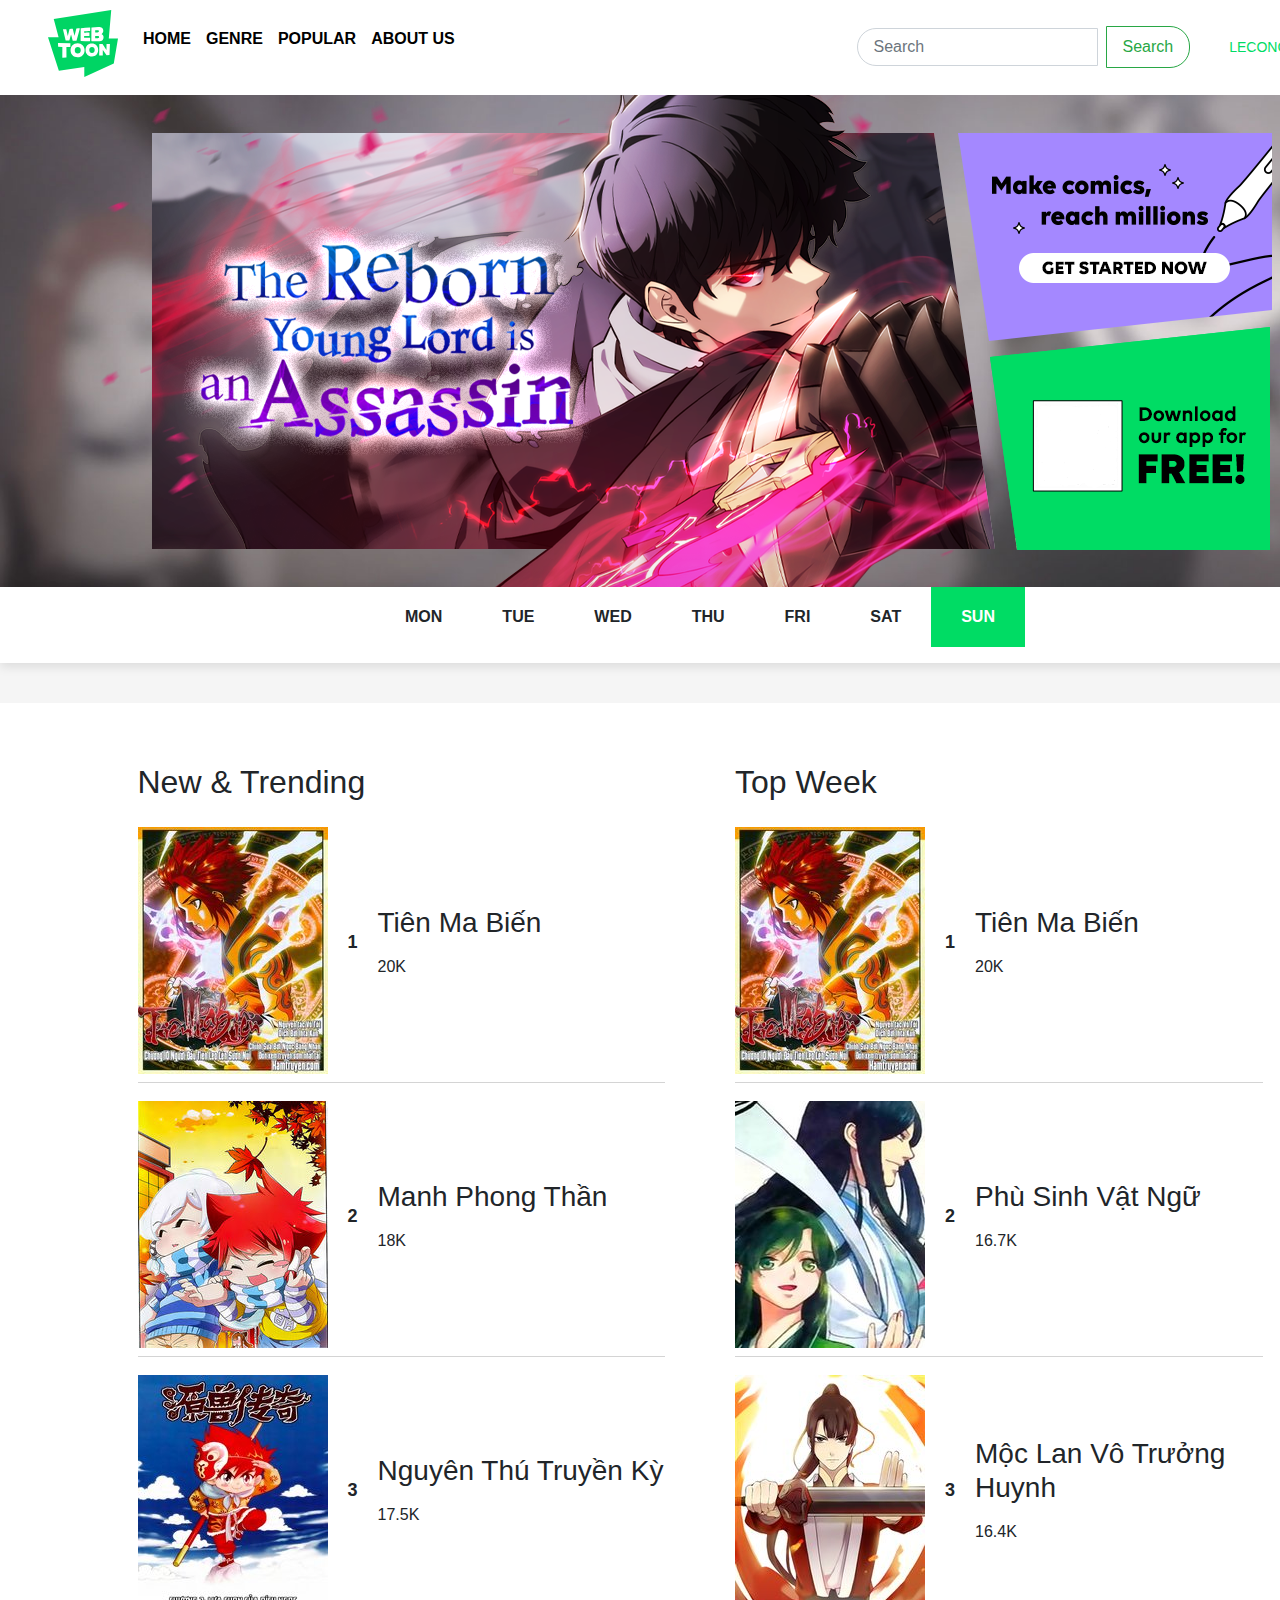
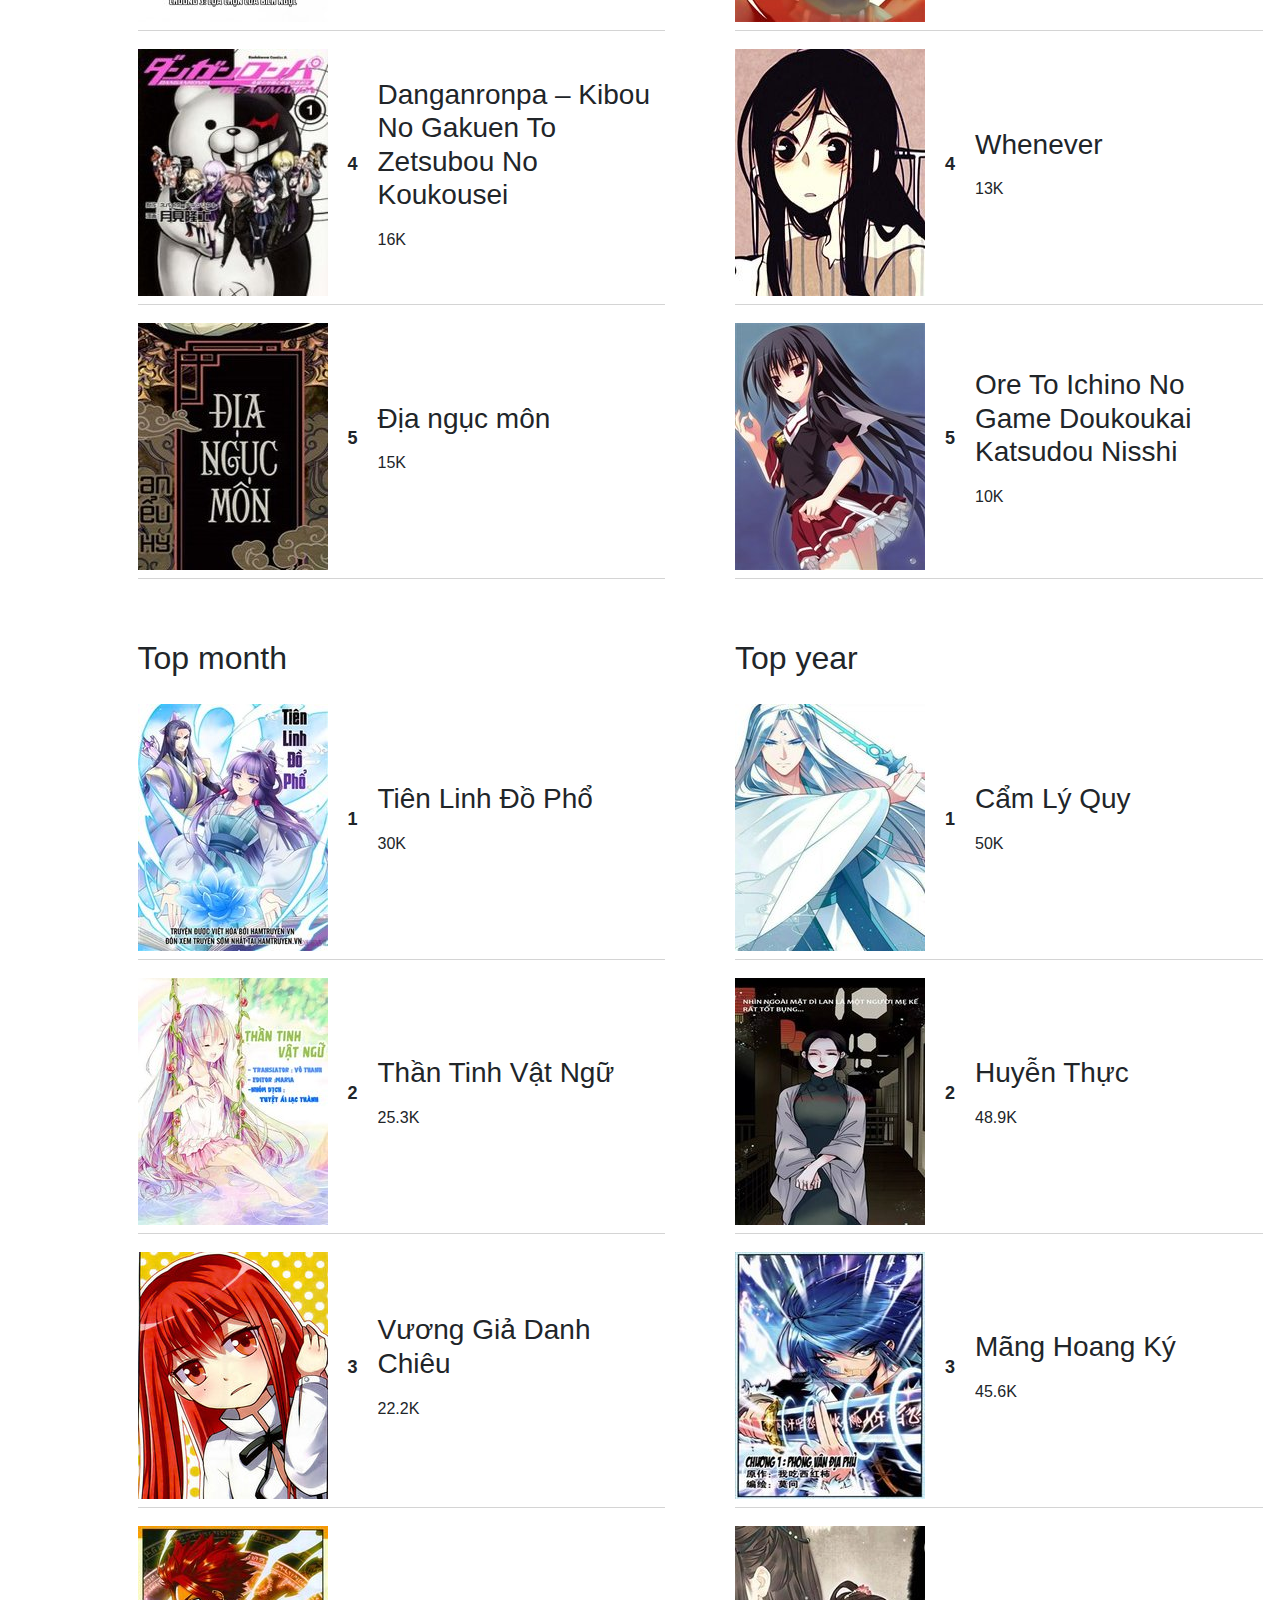
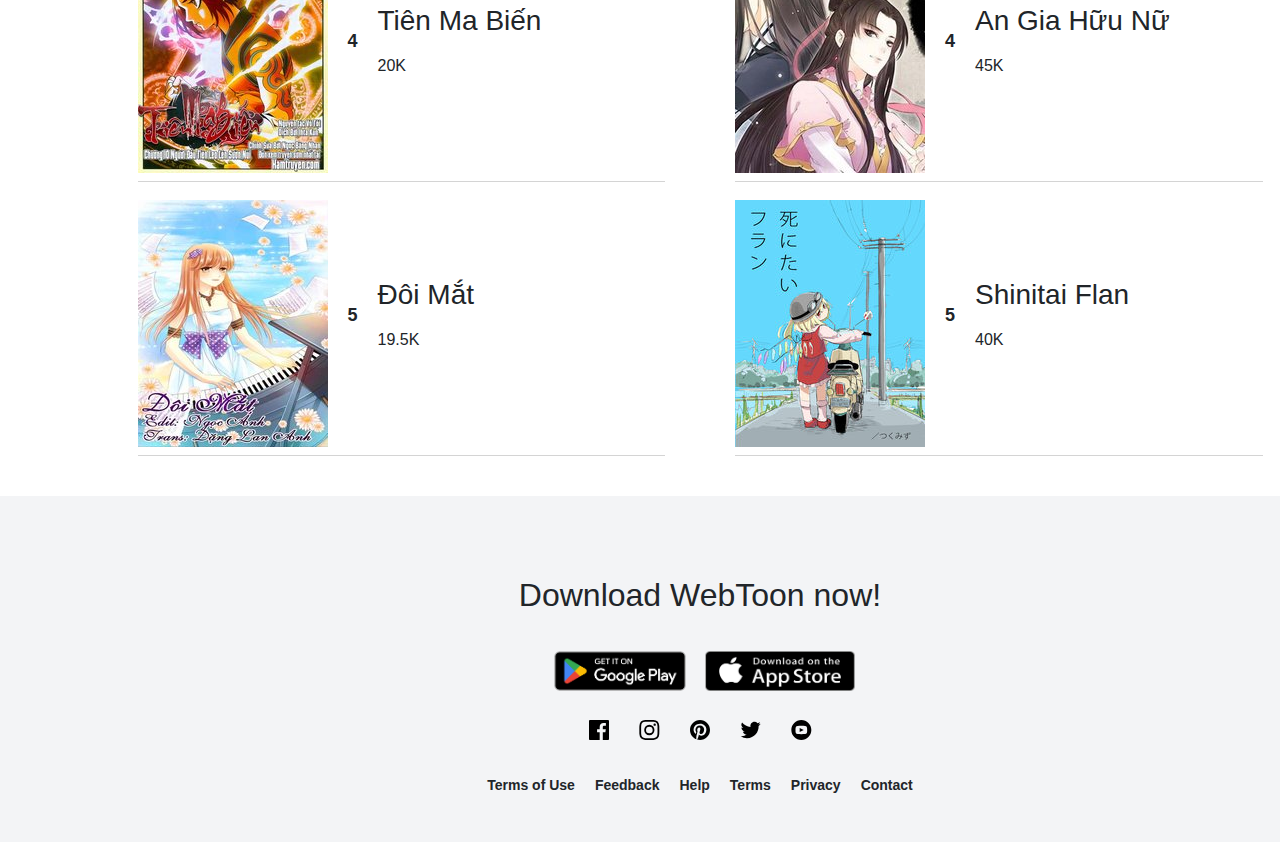
<file: popular1.html>
<!DOCTYPE html>
<html lang="en">
<head>
    <meta charset="UTF-8">
    <meta name="viewport" content="width=device-width, initial-scale=1.0">
    <link rel="stylesheet" href="https://cdn.jsdelivr.net/npm/bootstrap@4.6.2/dist/css/bootstrap.min.css">
    <script src="https://cdn.jsdelivr.net/npm/jquery@3.7.1/dist/jquery.slim.min.js"></script>
    <script src="https://cdn.jsdelivr.net/npm/popper.js@1.16.1/dist/umd/popper.min.js"></script>
    <script src="https://cdn.jsdelivr.net/npm/bootstrap@4.6.2/dist/js/bootstrap.bundle.min.js"></script>
    <link rel="stylesheet" href="style2.css">
    <title>WebToon</title>
</head>
<body>
   <section class="desktop">
    <header>
        <nav class="header-menu">
            <div class="header-menu__left">
                <h1 class="header-logo"><img src="./images/logo.svg" alt="logo"></h1>
                <ul class="header-list">
                    <li><a href="original1.html">HOME</a></li>
                    <li><a href="genre1.html">GENRE</a></li>
                    <li><a href="popular1.html">POPULAR</a></li>
                    <li><a href="https://webtoon1.my.canva.site/">ABOUT US</a></li>
                </ul>
            </div>
            <div class="header-menu__right">
                <form class="form-inline my-2 my-lg-0">
                    <input class="form-control mr-sm-2" type="search" placeholder="Search" aria-label="Search">
                    <button class="btn btn-outline-success my-2 my-sm-0" type="submit">Search</button>
                </form>
                <a href="#" class="header-login">lecongnhan</a>
            </div>
        </nav>
        <div class="banner">
            <img src="./images/banner.png" alt="banner" class="banner-img">
            <div class="banner-section">
                <img src="./images/banner-sec-1.png" alt="banner-sec-1" class="banner-sec-1">
                <img src="./images/banner-sec-2.png" alt="banner-sec-2" class="banner-sec-2">
            </div>
        </div>
    </header>
    <div class="week">
        <ul class="week-list">
            <li>MON</li>
            <li>TUE</li>
            <li>WED</li>
            <li>THU</li>
            <li>FRI</li>
            <li>SAT</li>
            <li class="week-active">SUN</li>
        </ul>
    </div>
    <div>
        <div class="trending">
            <div class="trending-contain">
                <!-- new and trending -->
                <div class="trending-list">
                    <h2 class="trending-head">New & Trending</h2>
                    <div class="trending-list-item">
                        <img src="./images/tien-ma-bien_1552265238.jpg" alt="hot-01">
                        <div class="trending-content">
                            <p class="number">1</p>
                            <div class="trending-content__txt">
                                <h3>Tiên Ma Biến                                </h3>
                                <p>20K</p>
                            </div>
                        </div>
                    </div>
                    <div class="trending-list-item">
                        <img src="./images/manh-phong-than_1552555191.jpg" alt="hot-02">
                        <div class="trending-content">
                            <p class="number">2</p>
                            <div class="trending-content__txt">
                                <h3>Manh Phong Thần
                                </h3>
                                <p>18K</p>
                            </div>
                        </div>
                    </div>
                    <div class="trending-list-item">
                        <img src="./images/nguyen-thu-truyen-ky_1447725262.jpg" alt="hot-03">
                        <div class="trending-content">
                            <p class="number">3</p>
                            <div class="trending-content__txt">
                                <h3>Nguyên Thú Truyền Kỳ
                                </h3>
                                <p>17.5K</p>
                            </div>
                        </div>
                    </div>
                    <div class="trending-list-item">
                        <img src="./images/danganronpa-kibou-no-gakuen-to-zetsubou-no-koukousei_1446429967.jpg" alt="hot-04">
                        <div class="trending-content">
                            <p class="number">4</p>
                            <div class="trending-content__txt">
                                <h3>Danganronpa – Kibou No Gakuen To Zetsubou No Koukousei                                </h3>
                                <p>16K</p>
                            </div>
                        </div>
                    </div>
                    <div class="trending-list-item">
                        <img src="./images/dia-nguc-mon_1448934285.jpg" alt="hot-05">
                        <div class="trending-content">
                            <p class="number">5</p>
                            <div class="trending-content__txt">
                                <h3>Địa ngục môn</h3>
                                <p>15K</p>
                            </div>
                        </div>
                    </div>
                </div>
                <!-- top week-->
                <div class="trending-list">
                    <h2 class="trending-head">Top Week</h2>
                    <div class="trending-list-item">
                        <img src="./images/tien-ma-bien_1552265238.jpg" alt="hot-06">
                        <div class="trending-content">
                            <p class="number">1</p>
                            <div class="trending-content__txt">
                                <h3>Tiên Ma Biến</h3>
                                <p>20K</p>
                            </div>
                        </div>
                    </div>
                    <div class="trending-list-item">
                        <img src="./images/phu-sinh-vat-ngu_1446081642.jpg" alt="hot-07">
                        <div class="trending-content">
                            <p class="number">2</p>
                            <div class="trending-content__txt">
                                <h3>Phù Sinh Vật Ngữ</h3>
                                <p>16.7K</p>
                            </div>
                        </div>
                    </div>
                    <div class="trending-list-item">
                        <img src="./images/moc-lan-vo-truong-huynh_1455672615.jpg" alt="hot-08">
                        <div class="trending-content">
                            <p class="number">3</p>
                            <div class="trending-content__txt">
                                <h3>Mộc Lan Vô Trưởng Huynh
                                </h3>
                                <p>16.4K</p>
                            </div>
                        </div>
                    </div>
                    <div class="trending-list-item">
                        <img src="./images/whenever_1444284444.jpg" alt="hot-09">
                        <div class="trending-content">
                            <p class="number">4</p>
                            <div class="trending-content__txt">
                                <h3>Whenever
                                </h3>
                                <p>13K</p>
                            </div>
                        </div>
                    </div>
                    <div class="trending-list-item">
                        <img src="./images/ore-to-ichino-no-game-doukoukai-katsudou-nisshi_1457314307.jpg" alt="hot-10">
                        <div class="trending-content">
                            <p class="number">5</p>
                            <div class="trending-content__txt">
                                <h3>Ore To Ichino No Game Doukoukai Katsudou Nisshi
                                </h3>
                                <p>10K</p>
                            </div>
                        </div>
                    </div>
                </div>
                
            </div>
            <div class="trending-contain">
                <!-- top month -->
                <div class="trending-list">
                    <h2 class="trending-head">Top month</h2>
                    <div class="trending-list-item">
                        <img src="./images/tien-linh-do-pho_1481088847.jpg" alt="hot-01">
                        <div class="trending-content">
                            <p class="number">1</p>
                            <div class="trending-content__txt">
                                <h3>Tiên Linh Đồ Phổ
                                </h3>
                                <p>30K</p>
                            </div>
                        </div>
                    </div>
                    <div class="trending-list-item">
                        <img src="./images/than-tinh-vat-ngu_1469510696.jpg" alt="hot-02">
                        <div class="trending-content">
                            <p class="number">2</p>
                            <div class="trending-content__txt">
                                <h3>Thần Tinh Vật Ngữ
                                </h3>
                                <p>25.3K</p>
                            </div>
                        </div>
                    </div>
                    <div class="trending-list-item">
                        <img src="./images/vuong-gia-danh-chieu_1444919521.jpg" alt="hot-03">
                        <div class="trending-content">
                            <p class="number">3</p>
                            <div class="trending-content__txt">
                                <h3>Vương Giả Danh Chiêu
                                </h3>
                                <p>22.2K</p>
                            </div>
                        </div>
                    </div>
                    <div class="trending-list-item">
                        <img src="./images/tien-ma-bien_1552265238.jpg" alt="hot-04">
                        <div class="trending-content">
                            <p class="number">4</p>
                            <div class="trending-content__txt">
                                <h3>Tiên Ma Biến</h3>
                                <p>20K</p>
                            </div>
                        </div>
                    </div>
                    <div class="trending-list-item">
                        <img src="./images/doi-mat_1473657565.jpg" alt="hot-05">
                        <div class="trending-content">
                            <p class="number">5</p>
                            <div class="trending-content__txt">
                                <h3>Đôi Mắt
                                </h3>
                                <p>19.5K</p>
                            </div>
                        </div>
                    </div>
                </div>
                <!-- top year -->
                <div class="trending-list">
                    <h2 class="trending-head">Top year</h2>
                    <div class="trending-list-item">
                        <img src="./images/cam-ly-quy_1507560446.jpg" alt="hot-06">
                        <div class="trending-content">
                            <p class="number">1</p>
                            <div class="trending-content__txt">
                                <h3>Cẩm Lý Quy
                                </h3>
                                <p>50K</p>
                            </div>
                        </div>
                    </div>
                    <div class="trending-list-item">
                        <img src="./images/huyen-thuc_1523326164.jpg" alt="hot-07">
                        <div class="trending-content">
                            <p class="number">2</p>
                            <div class="trending-content__txt">
                                <h3>Huyễn Thực
                                </h3>
                                <p>48.9K</p>
                            </div>
                        </div>
                    </div>
                    <div class="trending-list-item">
                        <img src="./images/mang-hoang-ky_1469770247.jpg" alt="hot-08">
                        <div class="trending-content">
                            <p class="number">3</p>
                            <div class="trending-content__txt">
                                <h3>Mãng Hoang Ký
                                </h3>
                                <p>45.6K</p>
                            </div>
                        </div>
                    </div>
                    <div class="trending-list-item">
                        <img src="./images/an-gia-huu-nu_1517058352.jpg" alt="hot-09">
                        <div class="trending-content">
                            <p class="number">4</p>
                            <div class="trending-content__txt">
                                <h3>An Gia Hữu Nữ
                                </h3>
                                <p>45K</p>
                            </div>
                        </div>
                    </div>
                    <div class="trending-list-item">
                        <img src="./images/shinitai-flan_1530166308.jpg" alt="hot-10">
                        <div class="trending-content">
                            <p class="number">5</p>
                            <div class="trending-content__txt">
                                <h3>Shinitai Flan
                                </h3>
                                <p>40K</p>
                            </div>
                        </div>
                    </div>
                </div>
                
            </div>
        </div>
    </div>
    <footer class="footer">
        <div class="footer-app">
            <h2>Download WebToon now!</h2>
            <div class="app-flex">
                <img src="./images/gg-play.png" alt="google-play">
                <img src="./images/appstore.png" alt="app-store">
            </div>
        </div>
        <div class="footer-icon">
            <svg xmlns="http://www.w3.org/2000/svg" width="20" height="20">
                <path fill="#FFF"
                    d="M18.896 0H1.104C.494 0 0 .494 0 1.104v17.793C0 19.506.494 20 1.104 20h9.58v-7.745H8.076V9.237h2.606V7.01c0-2.583 1.578-3.99 3.883-3.99 1.104 0 2.052.082 2.329.119v2.7h-1.598c-1.254 0-1.496.597-1.496 1.47v1.928h2.989l-.39 3.018h-2.6V20h5.098c.608 0 1.102-.494 1.102-1.104V1.104C20 .494 19.506 0 18.896 0z" />
            </svg>
            <svg xmlns="http://www.w3.org/2000/svg" width="21" height="20">
                <path fill="#FFF"
                    d="M10.333 1.802c2.67 0 2.987.01 4.042.059 2.71.123 3.976 1.409 4.1 4.099.048 1.054.057 1.37.057 4.04 0 2.672-.01 2.988-.058 4.042-.124 2.687-1.386 3.975-4.099 4.099-1.055.048-1.37.058-4.042.058-2.67 0-2.986-.01-4.04-.058-2.717-.124-3.976-1.416-4.1-4.1-.048-1.054-.058-1.37-.058-4.041 0-2.67.01-2.986.058-4.04.124-2.69 1.387-3.977 4.1-4.1 1.054-.048 1.37-.058 4.04-.058zm0-1.802C7.618 0 7.278.012 6.211.06 2.579.227.56 2.242.394 5.877.345 6.944.334 7.284.334 10s.011 3.057.06 4.123c.166 3.632 2.181 5.65 5.816 5.817 1.068.048 1.408.06 4.123.06 2.716 0 3.057-.012 4.124-.06 3.628-.167 5.651-2.182 5.816-5.817.049-1.066.06-1.407.06-4.123s-.011-3.056-.06-4.122C20.11 2.249 18.093.228 14.458.06 13.39.01 13.049 0 10.333 0zm0 4.865a5.135 5.135 0 100 10.27 5.135 5.135 0 000-10.27zm0 8.468a3.333 3.333 0 110-6.666 3.333 3.333 0 010 6.666zm5.339-9.87a1.2 1.2 0 10-.001 2.4 1.2 1.2 0 000-2.4z" />
            </svg>
            <svg xmlns="http://www.w3.org/2000/svg" width="20" height="20">
                <path fill="#FFF"
                    d="M10 0C4.478 0 0 4.477 0 10c0 4.237 2.636 7.855 6.356 9.312-.088-.791-.167-2.005.035-2.868.182-.78 1.172-4.97 1.172-4.97s-.299-.6-.299-1.486c0-1.39.806-2.428 1.81-2.428.852 0 1.264.64 1.264 1.408 0 .858-.545 2.14-.828 3.33-.236.995.5 1.807 1.48 1.807 1.778 0 3.144-1.874 3.144-4.58 0-2.393-1.72-4.068-4.177-4.068-2.845 0-4.515 2.135-4.515 4.34 0 .859.331 1.781.745 2.281a.3.3 0 01.069.288l-.278 1.133c-.044.183-.145.223-.335.134-1.249-.581-2.03-2.407-2.03-3.874 0-3.154 2.292-6.052 6.608-6.052 3.469 0 6.165 2.473 6.165 5.776 0 3.447-2.173 6.22-5.19 6.22-1.013 0-1.965-.525-2.291-1.148l-.623 2.378c-.226.869-.835 1.958-1.244 2.621.937.29 1.931.446 2.962.446 5.522 0 10-4.477 10-10S15.522 0 10 0z" />
            </svg>
            <svg xmlns="http://www.w3.org/2000/svg" width="21" height="18">
                <path fill="#FFF"
                    d="M20.667 2.797a8.192 8.192 0 01-2.357.646 4.11 4.11 0 001.804-2.27 8.22 8.22 0 01-2.606.996A4.096 4.096 0 0014.513.873c-2.649 0-4.595 2.472-3.997 5.038a11.648 11.648 0 01-8.457-4.287 4.109 4.109 0 001.27 5.478A4.086 4.086 0 011.47 6.59c-.045 1.901 1.317 3.68 3.29 4.075a4.113 4.113 0 01-1.853.07 4.106 4.106 0 003.834 2.85 8.25 8.25 0 01-6.075 1.7 11.616 11.616 0 006.29 1.843c7.618 0 11.922-6.434 11.662-12.205a8.354 8.354 0 002.048-2.124z" />
            </svg>
            <svg xmlns="http://www.w3.org/2000/svg" width="21" height="20">
                <path fill="#FFF"
                    d="M10.333 0c-5.522 0-10 4.478-10 10 0 5.523 4.478 10 10 10 5.523 0 10-4.477 10-10 0-5.522-4.477-10-10-10zm3.701 14.077c-1.752.12-5.653.12-7.402 0C4.735 13.947 4.514 13.018 4.5 10c.014-3.024.237-3.947 2.132-4.077 1.749-.12 5.651-.12 7.402 0 1.898.13 2.118 1.059 2.133 4.077-.015 3.024-.238 3.947-2.133 4.077zM8.667 8.048l4.097 1.949-4.097 1.955V8.048z" />
            </svg>
        </div>
        <ul class="footer-list">
            <li>Terms of Use</li>
            <li>Feedback</li>
            <li>Help</li>
            <li>Terms</li>
            <li>Privacy</li>
            <li>Contact</li>
        </ul>
    </footer>
   </section>
</body>
</html>
</file>
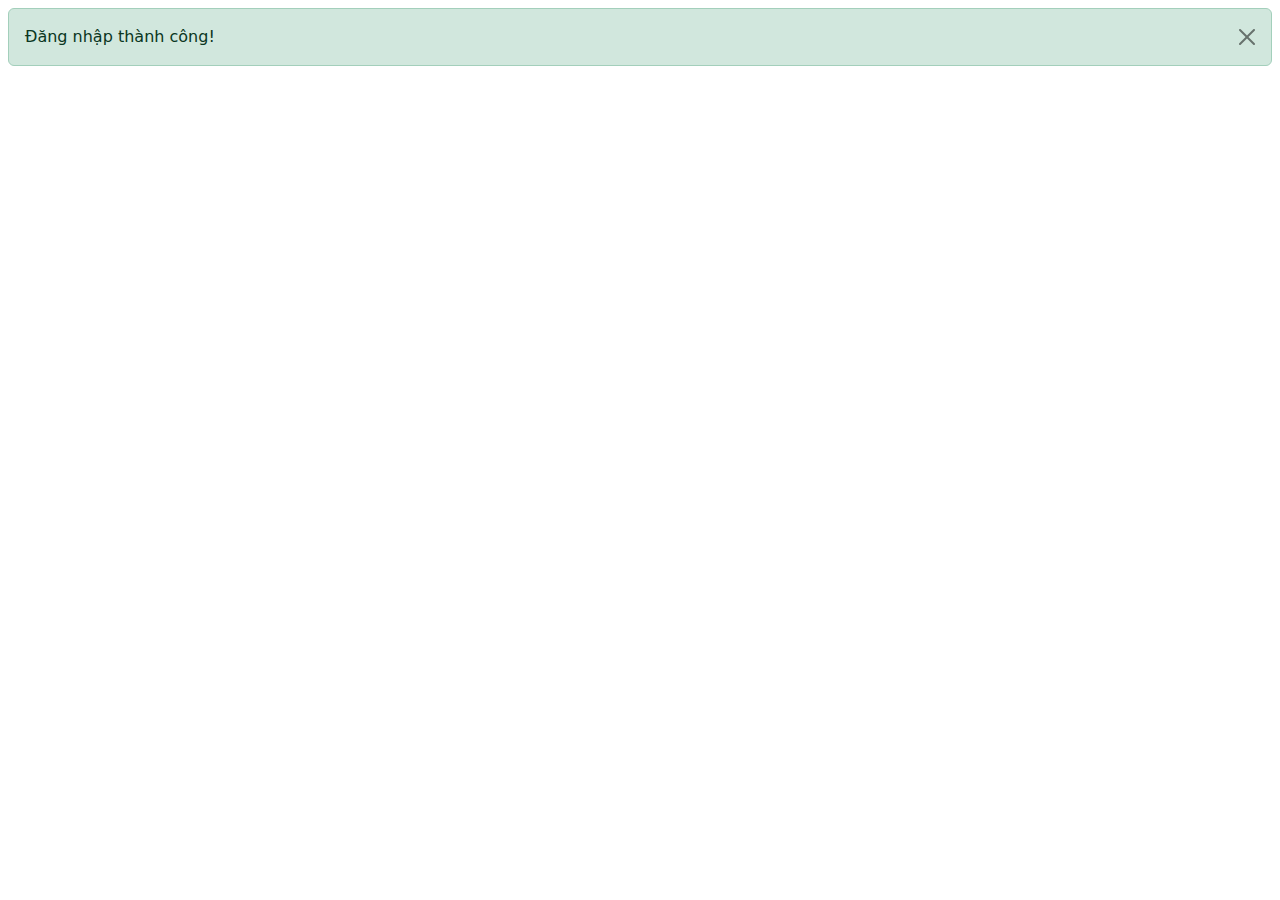
<file: success.html>
<!DOCTYPE html>
<html lang="en">
<head>
    <meta charset="UTF-8">
    <meta name="viewport" content="width=device-width, initial-scale=1.0">
    <title>Success Page</title> 
    <link href="https://cdn.jsdelivr.net/npm/bootstrap@5.3.3/dist/css/bootstrap.min.css" rel="stylesheet" integrity="sha384-QWTKZyjpPEjISv5WaRU9OFeRpok6YctnYmDr5pNlyT2bRjXh0JMhjY6hW+ALEwIH" crossorigin="anonymous">
    <script src="https://cdn.jsdelivr.net/npm/bootstrap@5.3.3/dist/js/bootstrap.bundle.min.js" integrity="sha384-YvpcrYf0tY3lHB60NNkmXc5s9fDVZLESaAA55NDzOxhy9GkcIdslK1eN7N6jIeHz" crossorigin="anonymous"></script>
</head>
<body>
    <div class="alert alert-success m-2 alert-dismissible" role = "alert">
        Đăng nhập thành công!
        <a href="index1.html">
            <Button class= "btn-close" aria-label="close" data-bs-dismiss="alert"> </Button>
        </a>
    </div>
</body>
</html>
</file>
<file: style.css>
*{
    padding: 0;
    margin: 0;
    box-sizing: border-box;
}


:root{
    --primary-color: #00dc64;
}

body{
    font-family: 'Poppins', sans-serif;
    background-color: #f5f5f5;
}
ul li{
    list-style: none;

}

a{
    text-decoration: none;
    color: #000;
}
.desktop{
    min-width: 1400px
}

.header-menu{
    padding: 10px 48px;
    background-color: #fff;
    display: flex;
    align-items: center;
    width: 100%;
    justify-content: space-between;
}

.header-menu__left{
    display: flex;
    align-items: center;
    gap: 25px;
}

.header-logo img{
    width: 70px;
}

.header-list{
    display: flex;
    text-align: center;
    align-items: center;
    gap: 15px;
}

.header-list li{
    font-size: 16px;
    font-weight: bold;
}

.header-menu__right{
    display: flex;
    align-items: center;
    gap: 15px;
}
.form-inline {
    display: flex;
    align-items: center;
    width: 100%;
    max-width: 400px;
}

.form-control {
    width: 100%;
    border-radius: 20px 0 0 20px;
    border: 1px solid #ced4da;
    padding: 0.5rem 1rem;
}

.btn-outline-success {
    border-radius: 0 20px 20px 0;
    border: 1px solid #28a745;
    color: #28a745;
    padding: 0.5rem 1rem;
}

.btn-outline-success:hover {
    background-color: #28a745;
    color: white;
}
.header-login{
    padding: 12px 24px;
    border: 1px solid #27272a;
    border-radius: 22px;
    background-color: #318d2b;
    color: var(--primary-color);
    font-size: 14px;
    font-weight: 300;
}

.banner{
    width: 100%;
    background: url(./images/bg.jpg) no-repeat center center/cover;
    height: 492px;
    display: flex;
    align-items: center;
    justify-content: center;
}

.banner-section{
    position: relative;
    width: 25%;
}

.banner-sec-1{
    position: absolute;
    bottom: 0;
    left: -40px;
}

.banner-sec-2{
    position: absolute;
    top: -15px;
    left: -8px;
}

.main-content{
    width: 1125px;
    margin: 0 auto;
}

.week{
    display: flex;
    width: 100%;
    align-items: center;
    justify-content: center;
    background: #fff;
    box-shadow: 0 4px 10px rgba(0, 0, 0, 0.1);
}

.week-list{
    display: flex;
    align-items: center;
}

.week-list li{
    padding: 18px 30px;
    font-size: 16px;
    font-weight: bold;
}

.week-active{
    background-color: var(--primary-color);
    color: #fff;
}

.top{
    display: grid;
    grid-template-columns: repeat(5, 2fr);
    margin-top: 40px;
    gap: 20px;
    padding-bottom: 40px;
    border-bottom: 1px solid #d4d4d4;
}
.sto{
    padding:0;
    margin:0;
    padding-left:0;
}
.section-content{
    display: none;
}
.hot-item.item-1{
    background: url(./images/nguyenton.jpg) no-repeat center center/cover;
    height: 247px;
    width: 190px;
}
.top-item.item-1{
    background: url(./images/nguyenton.jpg) no-repeat center center/cover;
}

.top-item.item-2 {
    background: url(./images/yeu-than-ky.jpg) no-repeat center center/cover;
}

.top-item.item-3 {
    background: url(./images/nen-van-minh-nebula.jpg) no-repeat center center/cover;
}

.top-item.item-4 {
    background: url(./images/toi-mong-giua-ban-ngay.jpg) no-repeat center center/cover;
}

.top-item.item-5 {
    background: url(./images/tong-tai-ty-phu-chi-sung-co-vo-the-than.jpg) no-repeat center center/cover;
}

.top-item.item-6 {
    background: url(./images/tro-thanh-con-gai-nha-tai-phiet.jpg) no-repeat center center/cover;
}

.top-item.item-7 {
    background: url(./images/tro-thanh-con-gai-nha-tai-phiet.jpg) no-repeat center center/cover;
}

.top-item.item-8 {
    background: url(./images/huyen-thoai-tai-xuat.jpg) no-repeat center center/cover;
}

.top-item.item-9 {
    background: url(./images/tan-tinh-tai-the.jpg) no-repeat center center/cover;
}
.top-item.item-10 {
    background: url(./images/cong-tuoc-bach-long.jpg) no-repeat center center/cover;
}
.top-item.item-11 {
    background: url(./images/toan-tri-doc-gia.jpg) no-repeat center center/cover;
}
.top-item.item-12 {
    background: url(./images/tinh-tu-kiem-si.jpg) no-repeat center center/cover;
}
.top-item.item-13 {
    background: url(./images/dai-phap-su-toan-nang.jpg) no-repeat center center/cover;
}
.top-item.item-14 {
    background: url(./images/thien-phong-phach-dao.jpg) no-repeat center center/cover;
}
.top-item.item-15 {
    background: url(./images/lilien-cua-turin_1640080193.jpg) no-repeat center center/cover;
}
.top-item.item-16 {
    background: url(./images/only-sense-online_1531739696.jpg) no-repeat center center/cover;
}
.top-item.item-17 {
    background: url(./images/undead-unluck_1579249473.jpg) no-repeat center center/cover;
}
.top-item.item-18 {
    background: url(./images/cang-danh-cang-manh_1672201843.jpg) no-repeat center center/cover;
}
.top-item.item-19 {
    background: url(./images/dont-cry-maou-chan.jpg) no-repeat center center/cover;
}
.top-item.item-20 {
    background: url(./images/hoang-tu-ban-thuoc.jpg) no-repeat center center/cover;
}

.top-item.item-21 {
    background: url(./images/pha-cong-kiem-de.jpg) no-repeat center center/cover;
}
.top-item.item-22 {
    background: url(./images/gay-go-cap-99.jpg) no-repeat center center/cover;
}
.top-item.item-23 {
    background: url(./images/nhat-hot-dao.jpg) no-repeat center center/cover;
}
.top-item.item-24 {
    background: url(./images/cung-quy-kiem-than.jpg) no-repeat center center/cover;
}
.top-item.item-25 {
    background: url(./images/van-co-toi-cuong-tong.jpg) no-repeat center center/cover;
}
.top-item.item-26 {
    background: url(./images/co-y-chiem-doat.jpg) no-repeat center center/cover;
}
.top-item.item-27 {
    background: url(./images/gal-to-bocchi.jpg) no-repeat center center/cover;
}
.top-item.item-28 {
    background: url(./images/toi-cung-la-dai-lao.jpg) no-repeat center center/cover;
}
.top-item.item-29 {
    background: url(./images/fool-night.jpg) no-repeat center center/cover;
}
.top-item.item-30 {
    background: url(./images/sket-dance.jpg) no-repeat center center/cover;
}

.top-item.item-31 {
    background: url(./images/ta-co-mot-son-trai.jpg) no-repeat center center/cover;
}
.top-item.item-32 {
    background: url(./images/tuyet-the-vo-than_1479101756.jpg) no-repeat center center/cover;
}
.top-item.item-33 {
    background: url(./images/bach-luyen-thanh-than_1444715692.jpg) no-repeat center center/cover;
}
.top-item.item-34 {
    background: url(./images/tenrou-no-avalon_1702562436.jpg) no-repeat center center/cover;
}
.top-item.item-35 {
    background: url(./images/dinh-uc-da-chi-ca.jpg) no-repeat center center/cover;
}
.top-item.item-36 {
    background: url(./images/nhat-ky-trong-tre_1703691861.jpg) no-repeat center center/cover;
}
.top-item.item-37 {
    background: url(./images/karakai-jouzu-no-moto-takagi-san_1520167954.jpg) no-repeat center center/cover;
}
.top-item.item-38 {
    background: url(./images/nguoi-thay-ma_1660825552.jpg) no-repeat center center/cover;
}
.top-item.item-39 {
    background: url(./images/shinju-no-nectar_1481866476.jpg) no-repeat center center/cover;
}
.top-item.item-40 {
    background: url(./images/otoyomegatari_1443241264.jpg) no-repeat center center/cover;
}

.top-item.item-41 {
    background: url(./images/congnuongsu.jpg) no-repeat center center/cover;
}
.top-item.item-42 {
    background: url(./images/sat-thu-ve-vuon_1606467892.jpg) no-repeat center center/cover;
}
.top-item.item-43 {
    background: url(./images/madame-petit_1525487967.jpg) no-repeat center center/cover;
}
.top-item.item-44 {
    background: url(./images/bo-toi-la-dac-vu_1637028911.jpg) no-repeat center center/cover;
}
.top-item.item-45 {
    background: url(./images/de-vuong-hoi-quy_1711987277.jpg) no-repeat center center/cover;
}
.top-item.item-46 {
    background: url(./images/quai-luc-loan-than_1709610757.jpg) no-repeat center center/cover;
}
.top-item.item-47 {
    background: url(./images/vi-linh-kiem-tien_1685623777.jpg) no-repeat center center/cover;
}
.top-item.item-48 {
    background: url(./images/ke-bat-bai_1667657472.jpg) no-repeat center center/cover;
}
.top-item.item-49 {
    background: url(./images/hoi-quy-gia-ve-huu_1694245850.jpg) no-repeat center center/cover;
}
.top-item.item-50 {
    background: url(./images/chuyen-sinh-thanh-tieu-su_1659150430.jpg) no-repeat center center/cover;
}

.top-item.item-51 {
    background: url(./images/toi-manh-hon-anh-hung_1692843746.jpg) no-repeat center center/cover;
}
.top-item.item-52 {
    background: url(./images/kiem-thanh-trong-sinh_1716741418.jpg) no-repeat center center/cover;
}
.top-item.item-53 {
    background: url(./images/thuc-long-ma-phap-su_1691813624.jpg) no-repeat center center/cover;
}
.top-item.item-54 {
    background: url(./images/bao-luc-vuong_1716218629.jpg) no-repeat center center/cover;
}
.top-item.item-55 {
    background: url(./images/cam-kiem-tuyet-doi-min_1655733915.jpg) no-repeat center center/cover;
}
.top-item.item-56 {
    background: url(./images/su-quyen-ru-cua-2-5d_1568255242.jpg) no-repeat center center/cover;
}
.top-item.item-57 {
    background: url(./images/isshou-senkin_1715665867.jpg) no-repeat center center/cover;
}
.top-item.item-58 {
    background: url(./images/shinsou-no-raputa_1717739873.jpg) no-repeat center center/cover;
}
.top-item.item-59 {
    background: url(./images/xa-dao-nhan_1696128284.jpg) no-repeat center center/cover;
}
.top-item.item-60 {
    background: url(./images/cong-tu-biet-tu_1692414479.jpg) no-repeat center center/cover;
}

.item{
    padding: 20px;
    cursor: pointer;
    position: relative;
    width: 210px;
    height: 210px;
}

.item:hover .section-content{
    display: block;
    position: absolute;
    left: 0;
    top: 0;
    width: 100%;
    height: 100%;
    background-color: #f87171;
    padding: 0 20px;
    display: flex;
    align-items: baseline;
    flex-direction: column;
    justify-content: center;
    color: #fff;

}

.section-head{
    display: flex;
    flex-direction: column;
    gap: 8px;
}
.section-head h3{
    font-size: 16px;
    font-weight: bold;
    text-transform: uppercase;
}

.section-head p {
    font-size: 14px;
}

.scan{
    width: 35px;
    height: 35px;
    border-radius: 50%;
    font-size: 12px;
    font-weight: bold;
    display: flex;
    align-items: center;
    justify-content: center;
}
.hot-item .scan{
    width: 35px;
    height: 35px;
    border-radius: 50%;
    font-size: 12px;
    color: #fff;
    background-color: var(--primary-color);
    font-weight: bold;
    display: flex;
    align-items: center;
    justify-content: center;
}
.top-item .scan{
    width: 35px;
    height: 35px;
    border-radius: 50%;
    font-size: 12px;
    color: #fff;
    background-color: var(--primary-color);
    font-weight: bold;
    display: flex;
    align-items: center;
    justify-content: center;
}

.content-head h3{
    font-size: 16px;
    font-weight: bold;
    text-transform: uppercase;
}

.content-head p {
    font-size: 14px;
}

.content{
    margin-top: 12px;
    padding-top: 12px;
    border-top: 1px solid #fff;
    font-size: 10px;
}

.new{
    margin-top: 40px;
    padding-bottom: 40px;
    border-bottom: 1px solid #d4d4d4;
}

.headline{
    font-size: 28px;
    text-transform: uppercase;
    font-weight: 300;
    margin-bottom: 14px;
    text-align: center;
}

.new-list{
    display: flex;
    align-items: center;
    gap: 20px;
}

.new-item.item-1{
    background: url(./images/new-01.jpg) no-repeat center center/cover;
}

.new-item.item-2 {
    background: url(./images/new-02.jpg) no-repeat center center/cover;
}

.new-item.item-3 {
    background: url(./images/new-03.jpg) no-repeat center center/cover;
}

.new-item.item-4 {
    background: url(./images/new-04.jpg) no-repeat center center/cover;
    width: 100%;
    flex: 2;
    color: #fff;
}

.new-item .scan{
    background-color: #000;
    color: var(--primary-color);
    font-size: 10px;
}

.genres{
    margin-top: 40px;
    padding-bottom: 40px;
    border-bottom: 1px solid #d4d4d4;
    display: flex;
    flex-direction: column;
    gap: 20px;
}

.genres-list{
    display: flex;
    align-items: center;
    gap: 20px;
}

.genres-head{
    display: flex;
    flex-direction: column;
    justify-content: space-between;
    color: #fff;
    align-items: baseline;
}

.horror,.action,.adventure,.detective,.comedy,.romance,.sci-fic,.isekai{
    background-color: #f97316;
}

.genres-item.item-1{
    background: url(./images/makechuyen2.jpg) no-repeat center center/cover;
}

.genres-item.item-2 {
    background: url(./images/caramal-ky-quai_1715743451.jpg) no-repeat center center/cover;
}


.genres-item.item-3 {
    background: url(./images/killy-valentino_1716570843.png) no-repeat center center/cover;
}

.genres-item.item-4 {
    background: url(./images/thuc-quy_1712982344.jpg) no-repeat center center/cover;
}
.genres-item.item-5 {
    background: url(./images/la-phieu-tu-hinh_1705376900.jpg) no-repeat center center/cover;
}

.genres-item.item-6 {
    background: url(./images/kiem-thanh-trong-sinh_1716741418.jpg) no-repeat center center/cover;
}

.genres-item.item-7 {
    background: url(./images/bao-luc-vuong_1716218629.jpg) no-repeat center center/cover;
}


.genres-item.item-8 {
    background: url(./images/thanhkiembaothu.jpg) no-repeat center center/cover;
}


.genres-item.item-9 {
    background: url(./images/brandal_1714838118.jpg) no-repeat center center/cover;
}
.genres-item.item-10 {
    background: url(./images/dua-con-bao-thu_1713454474.jpg) no-repeat center center/cover;
}
.genres-item.item-11 {
    background: url(./images/phong-van-sat-nhan_1704165824.jpg) no-repeat center center/cover;
}
.genres-item.item-12{
    background: url(./images/liar-game_1684979313.jpg) no-repeat center center/cover;
}

.genres-item.item-13 {
    background: url(./images/cuong-tham_1667030456.jpg) no-repeat center center/cover;
}


.genres-item.item-14 {
    background: url(./images/trinh-tham-vlog_1669444596.jpg) no-repeat center center/cover;
}

.genres-item.item-15 {
    background: url(./images/trong-bong-toi_1601215664.jpg) no-repeat center center/cover;
}


.genres-item.item-16 {
    background: url(./images/quy-vuong-ve-huu_1713883674.jpg) no-repeat center center/cover;
}

.genres-item.item-17 {
    background: url(./images/monster-stein_1712818697.jpg) no-repeat center center/cover;
}


.genres-item.item-18 {
    background: url(./images/tram-nguyet_1708404583.jpg) no-repeat center center/cover;
}


.genres-item.item-19 {
    background: url(./images/hoat-hai_1707799028.jpg) no-repeat center center/cover;
}
.genres-item.item-20 {
    background: url(./images/nhat-niem-tieu-dao_1704594294.jpg) no-repeat center center/cover;
}
.genres-item.item-21 {
    background: url(./images/khi-ngay-do-den_1716646403.jpg) no-repeat center center/cover;
}
.genres-item.item-22{
    background: url(./images/maou2099.jpg) no-repeat center center/cover;
}

.genres-item.item-23 {
    background: url(./images/nguoi-ban-cung-truong_1716392625.jpg) no-repeat center center/cover;
}


.genres-item.item-24 {
    background: url(./images/oboro-va-machi_1714840547.jpg) no-repeat center center/cover;
}

.genres-item.item-25 {
    background: url(./images/ngao-du-tai-chon-di-gioi_1714840156.jpg) no-repeat center center/cover;
}


.genres-item.item-26 {
    background: url(./images/nhin-truoc-tuong-lai_1704082875.jpg) no-repeat center center/cover;
}

.genres-item.item-27 {
    background: url(./images/mac-ket-tren-mat-trang_1598714164.jpg) no-repeat center center/cover;
}


.genres-item.item-28 {
    background: url(./images/hoi-chung-thien-than_1598059747.jpg) no-repeat center center/cover;
}


.genres-item.item-29 {
    background: url(./images/caterpillar_1597296569.jpg) no-repeat center center/cover;
}
.genres-item.item-30 {
    background: url(./images/player_1683548327.jpg) no-repeat center center/cover;
}
.genres-item.item-31 {
    background: url(./images/miki-to-yeu-cau-♥_1716464891.jpg) no-repeat center center/cover;
}
.genres-item.item-32{
    background: url(./images/co-nho-vo-cu-hoi-xuan-trong-lop-toi_1715183853.jpg) no-repeat center center/cover;
}

.genres-item.item-33 {
    background: url(./images/ice-cream-kanojo_1700970478.jpg) no-repeat center center/cover;
}


.genres-item.item-34 {
    background: url(./images/cuoc-hon-nhan-vu-loi-cua-hai-otaku_1700970163.jpg) no-repeat center center/cover;
}

.genres-item.item-35 {
    background: url(./images/con-gai-cua-mafia_1699077952.jpg) no-repeat center center/cover;
}


.genres-item.item-36 {
    background: url(./images/ke-nuot-chung-anh-sang_1694485274.jpg) no-repeat center center/cover;
}

.genres-item.item-37 {
    background: url(./images/isekai-samurai_1693132820.jpg) no-repeat center center/cover;
}


.genres-item.item-38 {
    background: url(./images/trung-sinh-tro-lai-1983-lam-phu-hao_1672458258.jpg) no-repeat center center/cover;
}


.genres-item.item-39 {
    background: url(./images/chuyen-sinh-thanh-lon-o-the-gioi-khac_1654128410.jpg) no-repeat center center/cover;
}
.genres-item.item-40 {
    background: url(./images/kiep-thu-hai-day-rac-roi_1699077633.png) no-repeat center center/cover;
}



.genres-item .scan{
    font-size: 10px;
    background-color:#f3f4f6;
    color: var(--primary-color);
}

.trending{
    margin-top: 40px;
padding-bottom: 40px;
   background-color: #fff;
}

.trending-contain{
    width: 1125px;
    margin: 0 auto;
    padding-top: 60px;
    display: flex;
    align-items: center;
    gap: 70px;
}

.trending-list{
    width: 50%;
    display: flex;
    flex-direction: column;
    gap: 10px;
}

.trending-list-item{
    display: flex;
    align-items: center;
    gap: 20px;
    padding: 8px 0;
    border-bottom: 1px solid #d4d4d4;
}

.trending-content{
    display: flex;
    align-items: center;
    gap: 20px;
}

.number{
    font-size: 18px;
    font-weight: bold;
}


.trending-content__txt{
    display: flex;
    flex-direction: column;
    gap: 8px;
}

.trending-auth{
    font-size: 12px;
    color: #a3a3a3;
}

.footer{
    padding-top: 80px;
    padding-bottom: 30px;
    width: 100%;
    background-color: #f3f4f6;
}

.footer-app{
    display: flex;
    flex-direction: column;
    gap: 20px;
    align-items: center;
    justify-content: center;
}

.app-flex{
    display: flex;
    align-items: center;
    gap: 10px;
}

.app-flex img{
    width: 150px;
}

.app-flex  img:last-child{
    width: 150px;
    height: 40px;
}

.footer-icon{
    margin-top: 20px;
    display: flex;
    align-items: center;
    justify-content: center;
    gap: 30px;
}

.footer-icon path{
    fill: #000
}

.footer-list{
    margin-top: 35px;
    display: flex;
    align-items: center;
    justify-content: center;
    gap: 20px;
    font-size: 14px;
    font-weight: bold;
}



@media (max-width: 768px){
    .desktop{
       display: none;
    }

    .mobile{
        display: block;
    }
    
}
</file>
<file: style2.css>
*{
    padding: 0;
    margin: 0;
    box-sizing: border-box;
}


:root{
    --primary-color: #00dc64;
}

body{
    font-family: 'Poppins', sans-serif;
    background-color: #f5f5f5;
}
ul li{
    list-style: none;

}

a{
    text-decoration: none;
    color: #000;
}
.desktop{
    min-width: 1400px
}

.header-menu{
    padding: 10px 48px;
    background-color: #fff;
    display: flex;
    align-items: center;
    width: 100%;
    justify-content: space-between;
}

.header-menu__left{
    display: flex;
    align-items: center;
    gap: 25px;
}

.header-logo img{
    width: 70px;
}

.header-list{
    display: flex;
    text-align: center;
    align-items: center;
    gap: 15px;
}

.header-list li{
    font-size: 16px;
    font-weight: bold;
}

.header-menu__right{
    display: flex;
    align-items: center;
    gap: 15px;
}
.form-inline {
    display: flex;
    align-items: center;
    width: 100%;
    max-width: 400px;
}

.form-control {
    width: 100%;
    border-radius: 20px 0 0 20px;
    border: 1px solid #ced4da;
    padding: 0.5rem 1rem;
}

.btn-outline-success {
    border-radius: 0 20px 20px 0;
    border: 1px solid #28a745;
    color: #28a745;
    padding: 0.5rem 1rem;
}

.btn-outline-success:hover {
    background-color: #28a745;
    color: white;
}

.header-login{
    padding: 12px 24px;
    border-radius: 22px;
    font-size: 14px;
    font-weight: 300;
    color: var(--primary-color);
    text-transform: uppercase;
}

.banner{
    width: 100%;
    background: url(./images/bg.jpg) no-repeat center center/cover;
    height: 492px;
    display: flex;
    align-items: center;
    justify-content: center;
}

.banner-section{
    position: relative;
    width: 25%;
}

.banner-sec-1{
    position: absolute;
    bottom: 0;
    left: -40px;
}

.banner-sec-2{
    position: absolute;
    top: -15px;
    left: -8px;
}

.main-content{
    width: 1125px;
    margin: 0 auto;
}

.week{
    display: flex;
    width: 100%;
    align-items: center;
    justify-content: center;
    background: #fff;
    box-shadow: 0 4px 10px rgba(0, 0, 0, 0.1);
}

.week-list{
    display: flex;
    align-items: center;
}

.week-list li{
    padding: 18px 30px;
    font-size: 16px;
    font-weight: bold;
}

.week-active{
    background-color: var(--primary-color);
    color: #fff;
}

.top{
    display: grid;
    grid-template-columns: repeat(5, 2fr);
    margin-top: 40px;
    gap: 20px;
    padding-bottom: 40px;
    border-bottom: 1px solid #d4d4d4;
}
.sto{
    padding:0;
    margin:0;
    padding-left:0;
}
.section-content{
    display: none;
}
.hot-item.item-1{
    background: url(./images/nguyenton.jpg) no-repeat center center/cover;
    height: 247px;
    width: 190px;
}
.top-item.item-1{
    background: url(./images/nguyenton.jpg) no-repeat center center/cover;
}

.top-item.item-2 {
    background: url(./images/yeu-than-ky.jpg) no-repeat center center/cover;
}

.top-item.item-3 {
    background: url(./images/nen-van-minh-nebula.jpg) no-repeat center center/cover;
}

.top-item.item-4 {
    background: url(./images/toi-mong-giua-ban-ngay.jpg) no-repeat center center/cover;
}

.top-item.item-5 {
    background: url(./images/tong-tai-ty-phu-chi-sung-co-vo-the-than.jpg) no-repeat center center/cover;
}

.top-item.item-6 {
    background: url(./images/tro-thanh-con-gai-nha-tai-phiet.jpg) no-repeat center center/cover;
}

.top-item.item-7 {
    background: url(./images/tro-thanh-con-gai-nha-tai-phiet.jpg) no-repeat center center/cover;
}

.top-item.item-8 {
    background: url(./images/huyen-thoai-tai-xuat.jpg) no-repeat center center/cover;
}

.top-item.item-9 {
    background: url(./images/tan-tinh-tai-the.jpg) no-repeat center center/cover;
}
.top-item.item-10 {
    background: url(./images/cong-tuoc-bach-long.jpg) no-repeat center center/cover;
}
.top-item.item-11 {
    background: url(./images/toan-tri-doc-gia.jpg) no-repeat center center/cover;
}
.top-item.item-12 {
    background: url(./images/tinh-tu-kiem-si.jpg) no-repeat center center/cover;
}
.top-item.item-13 {
    background: url(./images/dai-phap-su-toan-nang.jpg) no-repeat center center/cover;
}
.top-item.item-14 {
    background: url(./images/thien-phong-phach-dao.jpg) no-repeat center center/cover;
}
.top-item.item-15 {
    background: url(./images/lilien-cua-turin_1640080193.jpg) no-repeat center center/cover;
}
.top-item.item-16 {
    background: url(./images/only-sense-online_1531739696.jpg) no-repeat center center/cover;
}
.top-item.item-17 {
    background: url(./images/undead-unluck_1579249473.jpg) no-repeat center center/cover;
}
.top-item.item-18 {
    background: url(./images/cang-danh-cang-manh_1672201843.jpg) no-repeat center center/cover;
}
.top-item.item-19 {
    background: url(./images/dont-cry-maou-chan.jpg) no-repeat center center/cover;
}
.top-item.item-20 {
    background: url(./images/hoang-tu-ban-thuoc.jpg) no-repeat center center/cover;
}

.top-item.item-21 {
    background: url(./images/pha-cong-kiem-de.jpg) no-repeat center center/cover;
}
.top-item.item-22 {
    background: url(./images/gay-go-cap-99.jpg) no-repeat center center/cover;
}
.top-item.item-23 {
    background: url(./images/nhat-hot-dao.jpg) no-repeat center center/cover;
}
.top-item.item-24 {
    background: url(./images/cung-quy-kiem-than.jpg) no-repeat center center/cover;
}
.top-item.item-25 {
    background: url(./images/van-co-toi-cuong-tong.jpg) no-repeat center center/cover;
}
.top-item.item-26 {
    background: url(./images/co-y-chiem-doat.jpg) no-repeat center center/cover;
}
.top-item.item-27 {
    background: url(./images/gal-to-bocchi.jpg) no-repeat center center/cover;
}
.top-item.item-28 {
    background: url(./images/toi-cung-la-dai-lao.jpg) no-repeat center center/cover;
}
.top-item.item-29 {
    background: url(./images/fool-night.jpg) no-repeat center center/cover;
}
.top-item.item-30 {
    background: url(./images/sket-dance.jpg) no-repeat center center/cover;
}

.top-item.item-31 {
    background: url(./images/ta-co-mot-son-trai.jpg) no-repeat center center/cover;
}
.top-item.item-32 {
    background: url(./images/tuyet-the-vo-than_1479101756.jpg) no-repeat center center/cover;
}
.top-item.item-33 {
    background: url(./images/bach-luyen-thanh-than_1444715692.jpg) no-repeat center center/cover;
}
.top-item.item-34 {
    background: url(./images/tenrou-no-avalon_1702562436.jpg) no-repeat center center/cover;
}
.top-item.item-35 {
    background: url(./images/dinh-uc-da-chi-ca.jpg) no-repeat center center/cover;
}
.top-item.item-36 {
    background: url(./images/nhat-ky-trong-tre_1703691861.jpg) no-repeat center center/cover;
}
.top-item.item-37 {
    background: url(./images/karakai-jouzu-no-moto-takagi-san_1520167954.jpg) no-repeat center center/cover;
}
.top-item.item-38 {
    background: url(./images/nguoi-thay-ma_1660825552.jpg) no-repeat center center/cover;
}
.top-item.item-39 {
    background: url(./images/shinju-no-nectar_1481866476.jpg) no-repeat center center/cover;
}
.top-item.item-40 {
    background: url(./images/otoyomegatari_1443241264.jpg) no-repeat center center/cover;
}

.top-item.item-41 {
    background: url(./images/congnuongsu.jpg) no-repeat center center/cover;
}
.top-item.item-42 {
    background: url(./images/sat-thu-ve-vuon_1606467892.jpg) no-repeat center center/cover;
}
.top-item.item-43 {
    background: url(./images/madame-petit_1525487967.jpg) no-repeat center center/cover;
}
.top-item.item-44 {
    background: url(./images/bo-toi-la-dac-vu_1637028911.jpg) no-repeat center center/cover;
}
.top-item.item-45 {
    background: url(./images/de-vuong-hoi-quy_1711987277.jpg) no-repeat center center/cover;
}
.top-item.item-46 {
    background: url(./images/quai-luc-loan-than_1709610757.jpg) no-repeat center center/cover;
}
.top-item.item-47 {
    background: url(./images/vi-linh-kiem-tien_1685623777.jpg) no-repeat center center/cover;
}
.top-item.item-48 {
    background: url(./images/ke-bat-bai_1667657472.jpg) no-repeat center center/cover;
}
.top-item.item-49 {
    background: url(./images/hoi-quy-gia-ve-huu_1694245850.jpg) no-repeat center center/cover;
}
.top-item.item-50 {
    background: url(./images/chuyen-sinh-thanh-tieu-su_1659150430.jpg) no-repeat center center/cover;
}

.top-item.item-51 {
    background: url(./images/toi-manh-hon-anh-hung_1692843746.jpg) no-repeat center center/cover;
}
.top-item.item-52 {
    background: url(./images/kiem-thanh-trong-sinh_1716741418.jpg) no-repeat center center/cover;
}
.top-item.item-53 {
    background: url(./images/thuc-long-ma-phap-su_1691813624.jpg) no-repeat center center/cover;
}
.top-item.item-54 {
    background: url(./images/bao-luc-vuong_1716218629.jpg) no-repeat center center/cover;
}
.top-item.item-55 {
    background: url(./images/cam-kiem-tuyet-doi-min_1655733915.jpg) no-repeat center center/cover;
}
.top-item.item-56 {
    background: url(./images/su-quyen-ru-cua-2-5d_1568255242.jpg) no-repeat center center/cover;
}
.top-item.item-57 {
    background: url(./images/isshou-senkin_1715665867.jpg) no-repeat center center/cover;
}
.top-item.item-58 {
    background: url(./images/shinsou-no-raputa_1717739873.jpg) no-repeat center center/cover;
}
.top-item.item-59 {
    background: url(./images/xa-dao-nhan_1696128284.jpg) no-repeat center center/cover;
}
.top-item.item-60 {
    background: url(./images/cong-tu-biet-tu_1692414479.jpg) no-repeat center center/cover;
}

.item{
    padding: 20px;
    cursor: pointer;
    position: relative;
    width: 210px;
    height: 210px;
}

.item:hover .section-content{
    display: block;
    position: absolute;
    left: 0;
    top: 0;
    width: 100%;
    height: 100%;
    background-color: #f87171;
    padding: 0 20px;
    display: flex;
    align-items: baseline;
    flex-direction: column;
    justify-content: center;
    color: #fff;

}

.section-head{
    display: flex;
    flex-direction: column;
    gap: 8px;
}
.section-head h3{
    font-size: 16px;
    font-weight: bold;
    text-transform: uppercase;
}

.section-head p {
    font-size: 14px;
}

.scan{
    width: 35px;
    height: 35px;
    border-radius: 50%;
    font-size: 12px;
    font-weight: bold;
    display: flex;
    align-items: center;
    justify-content: center;
}
.hot-item .scan{
    width: 35px;
    height: 35px;
    border-radius: 50%;
    font-size: 12px;
    color: #fff;
    background-color: var(--primary-color);
    font-weight: bold;
    display: flex;
    align-items: center;
    justify-content: center;
}
.top-item .scan{
    width: 35px;
    height: 35px;
    border-radius: 50%;
    font-size: 12px;
    color: #fff;
    background-color: var(--primary-color);
    font-weight: bold;
    display: flex;
    align-items: center;
    justify-content: center;
}

.content-head h3{
    font-size: 16px;
    font-weight: bold;
    text-transform: uppercase;
}

.content-head p {
    font-size: 14px;
}

.content{
    margin-top: 12px;
    padding-top: 12px;
    border-top: 1px solid #fff;
    font-size: 10px;
}

.new{
    margin-top: 40px;
    padding-bottom: 40px;
    border-bottom: 1px solid #d4d4d4;
}

.headline{
    font-size: 28px;
    text-transform: uppercase;
    font-weight: 300;
    margin-bottom: 14px;
    text-align: center;
}

.new-list{
    display: flex;
    align-items: center;
    gap: 20px;
}

.new-item.item-1{
    background: url(./images/new-01.jpg) no-repeat center center/cover;
}

.new-item.item-2 {
    background: url(./images/new-02.jpg) no-repeat center center/cover;
}

.new-item.item-3 {
    background: url(./images/new-03.jpg) no-repeat center center/cover;
}

.new-item.item-4 {
    background: url(./images/new-04.jpg) no-repeat center center/cover;
    width: 100%;
    flex: 2;
    color: #fff;
}

.new-item .scan{
    background-color: #000;
    color: var(--primary-color);
    font-size: 10px;
}

.genres{
    margin-top: 40px;
    padding-bottom: 40px;
    border-bottom: 1px solid #d4d4d4;
    display: flex;
    flex-direction: column;
    gap: 20px;
}

.genres-list{
    display: flex;
    align-items: center;
    gap: 20px;
}

.genres-head{
    display: flex;
    flex-direction: column;
    justify-content: space-between;
    color: #fff;
    align-items: baseline;
}

.horror,.action,.adventure,.detective,.comedy,.romance,.sci-fic,.isekai{
    background-color: #f97316;
}

.genres-item.item-1{
    background: url(./images/makechuyen2.jpg) no-repeat center center/cover;
}

.genres-item.item-2 {
    background: url(./images/caramal-ky-quai_1715743451.jpg) no-repeat center center/cover;
}


.genres-item.item-3 {
    background: url(./images/killy-valentino_1716570843.png) no-repeat center center/cover;
}

.genres-item.item-4 {
    background: url(./images/thuc-quy_1712982344.jpg) no-repeat center center/cover;
}
.genres-item.item-5 {
    background: url(./images/la-phieu-tu-hinh_1705376900.jpg) no-repeat center center/cover;
}

.genres-item.item-6 {
    background: url(./images/kiem-thanh-trong-sinh_1716741418.jpg) no-repeat center center/cover;
}

.genres-item.item-7 {
    background: url(./images/bao-luc-vuong_1716218629.jpg) no-repeat center center/cover;
}


.genres-item.item-8 {
    background: url(./images/thanhkiembaothu.jpg) no-repeat center center/cover;
}


.genres-item.item-9 {
    background: url(./images/brandal_1714838118.jpg) no-repeat center center/cover;
}
.genres-item.item-10 {
    background: url(./images/dua-con-bao-thu_1713454474.jpg) no-repeat center center/cover;
}
.genres-item.item-11 {
    background: url(./images/phong-van-sat-nhan_1704165824.jpg) no-repeat center center/cover;
}
.genres-item.item-12{
    background: url(./images/liar-game_1684979313.jpg) no-repeat center center/cover;
}

.genres-item.item-13 {
    background: url(./images/cuong-tham_1667030456.jpg) no-repeat center center/cover;
}


.genres-item.item-14 {
    background: url(./images/trinh-tham-vlog_1669444596.jpg) no-repeat center center/cover;
}

.genres-item.item-15 {
    background: url(./images/trong-bong-toi_1601215664.jpg) no-repeat center center/cover;
}


.genres-item.item-16 {
    background: url(./images/quy-vuong-ve-huu_1713883674.jpg) no-repeat center center/cover;
}

.genres-item.item-17 {
    background: url(./images/monster-stein_1712818697.jpg) no-repeat center center/cover;
}


.genres-item.item-18 {
    background: url(./images/tram-nguyet_1708404583.jpg) no-repeat center center/cover;
}


.genres-item.item-19 {
    background: url(./images/hoat-hai_1707799028.jpg) no-repeat center center/cover;
}
.genres-item.item-20 {
    background: url(./images/nhat-niem-tieu-dao_1704594294.jpg) no-repeat center center/cover;
}
.genres-item.item-21 {
    background: url(./images/khi-ngay-do-den_1716646403.jpg) no-repeat center center/cover;
}
.genres-item.item-22{
    background: url(./images/maou2099.jpg) no-repeat center center/cover;
}

.genres-item.item-23 {
    background: url(./images/nguoi-ban-cung-truong_1716392625.jpg) no-repeat center center/cover;
}


.genres-item.item-24 {
    background: url(./images/oboro-va-machi_1714840547.jpg) no-repeat center center/cover;
}

.genres-item.item-25 {
    background: url(./images/ngao-du-tai-chon-di-gioi_1714840156.jpg) no-repeat center center/cover;
}


.genres-item.item-26 {
    background: url(./images/nhin-truoc-tuong-lai_1704082875.jpg) no-repeat center center/cover;
}

.genres-item.item-27 {
    background: url(./images/mac-ket-tren-mat-trang_1598714164.jpg) no-repeat center center/cover;
}


.genres-item.item-28 {
    background: url(./images/hoi-chung-thien-than_1598059747.jpg) no-repeat center center/cover;
}


.genres-item.item-29 {
    background: url(./images/caterpillar_1597296569.jpg) no-repeat center center/cover;
}
.genres-item.item-30 {
    background: url(./images/player_1683548327.jpg) no-repeat center center/cover;
}
.genres-item.item-31 {
    background: url(./images/miki-to-yeu-cau-♥_1716464891.jpg) no-repeat center center/cover;
}
.genres-item.item-32{
    background: url(./images/co-nho-vo-cu-hoi-xuan-trong-lop-toi_1715183853.jpg) no-repeat center center/cover;
}

.genres-item.item-33 {
    background: url(./images/ice-cream-kanojo_1700970478.jpg) no-repeat center center/cover;
}


.genres-item.item-34 {
    background: url(./images/cuoc-hon-nhan-vu-loi-cua-hai-otaku_1700970163.jpg) no-repeat center center/cover;
}

.genres-item.item-35 {
    background: url(./images/con-gai-cua-mafia_1699077952.jpg) no-repeat center center/cover;
}


.genres-item.item-36 {
    background: url(./images/ke-nuot-chung-anh-sang_1694485274.jpg) no-repeat center center/cover;
}

.genres-item.item-37 {
    background: url(./images/isekai-samurai_1693132820.jpg) no-repeat center center/cover;
}


.genres-item.item-38 {
    background: url(./images/trung-sinh-tro-lai-1983-lam-phu-hao_1672458258.jpg) no-repeat center center/cover;
}


.genres-item.item-39 {
    background: url(./images/chuyen-sinh-thanh-lon-o-the-gioi-khac_1654128410.jpg) no-repeat center center/cover;
}
.genres-item.item-40 {
    background: url(./images/kiep-thu-hai-day-rac-roi_1699077633.png) no-repeat center center/cover;
}



.genres-item .scan{
    font-size: 10px;
    background-color:#f3f4f6;
    color: var(--primary-color);
}

.trending{
    margin-top: 40px;
padding-bottom: 40px;
   background-color: #fff;
}

.trending-contain{
    width: 1125px;
    margin: 0 auto;
    padding-top: 60px;
    display: flex;
    align-items: center;
    gap: 70px;
}

.trending-list{
    width: 50%;
    display: flex;
    flex-direction: column;
    gap: 10px;
}

.trending-list-item{
    display: flex;
    align-items: center;
    gap: 20px;
    padding: 8px 0;
    border-bottom: 1px solid #d4d4d4;
}

.trending-content{
    display: flex;
    align-items: center;
    gap: 20px;
}

.number{
    font-size: 18px;
    font-weight: bold;
}


.trending-content__txt{
    display: flex;
    flex-direction: column;
    gap: 8px;
}

.trending-auth{
    font-size: 12px;
    color: #a3a3a3;
}

.footer{
    padding-top: 80px;
    padding-bottom: 30px;
    width: 100%;
    background-color: #f3f4f6;
}

.footer-app{
    display: flex;
    flex-direction: column;
    gap: 20px;
    align-items: center;
    justify-content: center;
}

.app-flex{
    display: flex;
    align-items: center;
    gap: 10px;
}

.app-flex img{
    width: 150px;
}

.app-flex  img:last-child{
    width: 150px;
    height: 40px;
}

.footer-icon{
    margin-top: 20px;
    display: flex;
    align-items: center;
    justify-content: center;
    gap: 30px;
}

.footer-icon path{
    fill: #000
}

.footer-list{
    margin-top: 35px;
    display: flex;
    align-items: center;
    justify-content: center;
    gap: 20px;
    font-size: 14px;
    font-weight: bold;
}



@media (max-width: 768px){
    .desktop{
       display: none;
    }

    .mobile{
        display: block;
    }
    
}
</file>
<file: style1.css>
*{
    padding: 0;
    margin: 0;
    box-sizing: border-box;
}


:root{
    --primary-color: #00dc64;
}

body{
    font-family: 'Poppins', sans-serif;
    background-color: #f5f5f5;
}
ul li{
    list-style: none;

}

a{
    text-decoration: none;
    color: #000;
}
.desktop{
    min-width: 1400px
}

.header-menu{
    padding: 10px 48px;
    background-color: #fff;
    display: flex;
    align-items: center;
    width: 100%;
    justify-content: space-between;
}

.header-menu__left{
    display: flex;
    align-items: center;
    gap: 25px;
}

.header-logo img{
    width: 70px;
}

.header-list{
    display: flex;
    align-items: center;
    gap: 15px;
}

.header-list li{
    font-size: 16px;
    font-weight: bold;
}

.header-menu__right{
    display: flex;
    align-items: center;
    gap: 15px;
}

.header-shop{
    font-size: 16px;
    color: var(--primary-color);
    text-transform: uppercase;
}

.header-publish{
    padding: 12px 24px;
    background-color: #27272a;
    color: #fff;
    border-radius: 22px;
    font-size: 14px;
    font-weight: 300;
}

.header-login{
    padding: 12px 24px;
    border: 1px solid #27272a;
    border-radius: 22px;
    font-size: 14px;
    font-weight: 300;
}

.banner{
    width: 100%;
    background: url(./images/bg.jpg) no-repeat center center/cover;
    height: 492px;
    display: flex;
    align-items: center;
    justify-content: center;
}

.banner-section{
    position: relative;
    width: 25%;
}

.banner-sec-1{
    position: absolute;
    bottom: 0;
    left: -40px;
}

.banner-sec-2{
    position: absolute;
    top: -15px;
    left: -8px;
}

.main-content{
    width: 1125px;
    margin: 0 auto;
}

.week{
    display: flex;
    width: 100%;
    align-items: center;
    justify-content: center;
    background: #fff;
    box-shadow: 0 4px 10px rgba(0, 0, 0, 0.1);
}

.week-list{
    display: flex;
    align-items: center;
}

.week-list li{
    padding: 18px 30px;
    font-size: 16px;
    font-weight: bold;
}

.week-active{
    background-color: var(--primary-color);
    color: #fff;
}

.top{
    display: grid;
    grid-template-columns: repeat(5, 1fr);
    margin-top: 40px;
    gap: 20px;
    padding-bottom: 40px;
    border-bottom: 1px solid #d4d4d4;
}

.section-content{
    display: none;
}

.top-item.item-1{
    background: url(./images/cate-01.jpg) no-repeat center center/cover;
}

.top-item.item-2 {
    background: url(./images/cate-02.jpg) no-repeat center center/cover;
}

.top-item.item-3 {
    background: url(./images/cate-03.jpg) no-repeat center center/cover;
}

.top-item.item-4 {
    background: url(./images/cate-04.jpg) no-repeat center center/cover;
}

.top-item.item-5 {
    background: url(./images/cate-05.jpg) no-repeat center center/cover;
}

.top-item.item-6 {
    background: url(./images/cate-06.jpg) no-repeat center center/cover;
}

.top-item.item-7 {
    background: url(./images/cate-07.jpg) no-repeat center center/cover;
}

.top-item.item-8 {
    background: url(./images/cate-08.jpg) no-repeat center center/cover;
}

.top-item.item-9 {
    background: url(./images/cate-09.jpg) no-repeat center center/cover;
    grid-column: span 2;
    width: 100%;
}

.item{
    padding: 10px;
    cursor: pointer;
    position: relative;
    width: 210px;
    height: 210px;
}

.item:hover .section-content{
    display: block;
    position: absolute;
    left: 0;
    top: 0;
    width: 100%;
    height: 100%;
    background-color: #f87171;
    padding: 0 20px;
    display: flex;
    align-items: baseline;
    flex-direction: column;
    justify-content: center;
    color: #fff;

}

.section-head{
    display: flex;
    flex-direction: column;
    gap: 8px;
}
.section-head h3{
    font-size: 16px;
    font-weight: bold;
    text-transform: uppercase;
}

.section-head p {
    font-size: 14px;
}

.scan{
    width: 35px;
    height: 35px;
    border-radius: 50%;
    font-size: 12px;
    font-weight: bold;
    display: flex;
    align-items: center;
    justify-content: center;
}

.top-item .scan{
    width: 35px;
    height: 35px;
    border-radius: 50%;
    font-size: 12px;
    color: #fff;
    background-color: var(--primary-color);
    font-weight: bold;
    display: flex;
    align-items: center;
    justify-content: center;
}

.content-head h3{
    font-size: 16px;
    font-weight: bold;
    text-transform: uppercase;
}

.content-head p {
    font-size: 14px;
}

.content{
    margin-top: 12px;
    padding-top: 12px;
    border-top: 1px solid #fff;
    font-size: 10px;
}

.new{
    margin-top: 40px;
    padding-bottom: 40px;
    border-bottom: 1px solid #d4d4d4;
}

.headline{
    font-size: 28px;
    text-transform: uppercase;
    font-weight: 300;
    margin-bottom: 14px;
    text-align: center;
}

.new-list{
    display: flex;
    align-items: center;
    gap: 20px;
}

.new-item.item-1{
    background: url(./images/new-01.jpg) no-repeat center center/cover;
}

.new-item.item-2 {
    background: url(./images/new-02.jpg) no-repeat center center/cover;
}

.new-item.item-3 {
    background: url(./images/new-03.jpg) no-repeat center center/cover;
}

.new-item.item-4 {
    background: url(./images/new-04.jpg) no-repeat center center/cover;
    width: 100%;
    flex: 2;
    color: #fff;
}

.new-item .scan{
    background-color: #000;
    color: var(--primary-color);
    font-size: 10px;
}

.genres{
    margin-top: 40px;
    padding-bottom: 40px;
    border-bottom: 1px solid #d4d4d4;
    display: flex;
    flex-direction: column;
    gap: 20px;
}

.genres-list{
    display: flex;
    align-items: center;
    gap: 20px;
}

.genres-head{
    display: flex;
    flex-direction: column;
    justify-content: space-between;
    color: #fff;
    align-items: baseline;
}

.horror{
    background-color: #f97316;
}

.sports{
  background-color: #a3e635;  
}

.genres-item.item-1{
    background: url(./images/cate-01.jpg) no-repeat center center/cover;
}

.genres-item.item-2 {
    background: url(./images/cate-02.jpg) no-repeat center center/cover;
}


.genres-item.item-3 {
    background: url(./images/cate-03.jpg) no-repeat center center/cover;
}

.genres-item.item-4 {
    background: url(./images/cate-04.jpg) no-repeat center center/cover;
}


.genres-item.item-5 {
    background: url(./images/cate-05.jpg) no-repeat center center/cover;
}

.genres-item.item-6 {
    background: url(./images/cate-06.jpg) no-repeat center center/cover;
}


.genres-item.item-7 {
    background: url(./images/cate-07.jpg) no-repeat center center/cover;
}


.genres-item.item-8 {
    background: url(./images/cate-08.jpg) no-repeat center center/cover;
}

.genres-item .scan{
    font-size: 10px;
    background-color:#f3f4f6;
    color: var(--primary-color);
}

.trending{
    margin-top: 40px;
padding-bottom: 40px;
   background-color: #fff;
}

.trending-contain{
    width: 1125px;
    margin: 0 auto;
    padding-top: 60px;
    display: flex;
    align-items: center;
    gap: 70px;
}

.trending-list{
    width: 50%;
    display: flex;
    flex-direction: column;
    gap: 10px;
}

.trending-list-item{
    display: flex;
    align-items: center;
    gap: 20px;
    padding: 8px 0;
    border-bottom: 1px solid #d4d4d4;
}

.trending-content{
    display: flex;
    align-items: center;
    gap: 20px;
}

.number{
    font-size: 18px;
    font-weight: bold;
}


.trending-content__txt{
    display: flex;
    flex-direction: column;
    gap: 8px;
}

.trending-auth{
    font-size: 12px;
    color: #a3a3a3;
}

.footer{
    padding-top: 80px;
    padding-bottom: 30px;
    width: 100%;
    background-color: #f3f4f6;
}

.footer-app{
    display: flex;
    flex-direction: column;
    gap: 20px;
    align-items: center;
    justify-content: center;
}

.app-flex{
    display: flex;
    align-items: center;
    gap: 10px;
}

.app-flex img{
    width: 150px;
    height: 40px;
}

.app-flex  img:last-child{
    width: 150px;
    height: 40px;
}

.footer-icon{
    margin-top: 20px;
    display: flex;
    align-items: center;
    justify-content: center;
    gap: 30px;
}

.footer-icon path{
    fill: #000
}

.footer-list{
    margin-top: 35px;
    display: flex;
    align-items: center;
    justify-content: center;
    gap: 20px;
    font-size: 14px;
    font-weight: bold;
}

.mobile{
    display: none;
   
}


.mb-menu{
    display: flex;
    align-items: center;
    justify-content: space-between;
    padding: 10px 20px;
    background-color: #fff;

}

.mb-logo{
    font-size: 20px;
    text-transform: uppercase;
    font-weight: bold;
}


.mb-search img{
    width: 20px;
}

.mb-banner{
    width: 100%;
    background: url(./images/bg.jpg) no-repeat center center/cover;
    display: flex;
    align-items: center;
    justify-content: center;
}

.mb-banner img{
    width: 100%;
    position: relative;
    left: -20px;
    
}

.mb-main{
    background-color: #fff;
    padding-top: 20px;
}

.mb-top{
    padding-left: 20px;
    display: flex;
    flex-direction: column;
    gap: 10px;
    margin-bottom: 20px;
}

.mb-headline{
    font-size: 16px;
    font-weight: bold;
    padding-left: 20px;
}

.mb-list{
    display: flex;
    align-items: center;
    gap: 10px;
    width: 100%;
    overflow: hidden;
}

.mb-content{
    display: flex;
    flex-direction: column;
    gap: 8px;
    margin-top: 8px;
}

.mb-content h3{
    font-size: 16px;
    font-weight: bold;
}

.mb-content p {
    font-size: 14px;
}

.mb-view{
    color: var(--primary-color);
}

.mb-fav{
    margin-bottom: 20px;
    display: flex;
    flex-direction: column;
    gap: 10px;
}

.mb-fav__content{
    padding: 10px;
}

.mb-fav__content h3{
    font-size: 16px;
    font-weight: bold;
    margin-bottom: 10px;
    color: #fff;
}

.mb-fav__content h3 span{
    font-size: 14px;
    margin-left: 8px;
}

.mb-fav__list{
    display: flex;
    align-items: center;
    gap: 10px;
    width: 100%;
    overflow: hidden;
}

.mb-fav__list img{
    width: 80px;
    height: 80px;
    border-radius: 50%;
}


.romance{
    background-color: #ec4899;
}

.fantasy{
    background-color: #7e22ce;
}

.mb-popular{
    padding-left: 10px;
    display: flex;
    flex-direction: column;
    gap: 10px;
    padding-bottom: 20px;
}

.mb-popular__list{
    display: flex;
    flex-direction: column;
    gap: 10px;
}

.mb-popular__item{
    display: flex;
    align-items: center;
    gap: 15px;
}

.mb-number{
    font-size: 16px;
    font-weight: bold;
}

.mb-popular__info{
    display: flex;
    align-items: center;
    gap: 10px;
}


.mb-popular__info img{
    width: 80px;
    height: 80px;
}

.mb-popular__name h3{
    font-size: 16px;
    font-weight: bold;
    margin-bottom: 8px;
}


.mb-popular__name p {
    font-size: 14px;
}

.mb-footer{
    position: relative;
    padding-top: 40px;
    padding-bottom: 80px;
}
.mb-download{
    display: flex;
    align-items: center;
    gap: 10px;
    position: fixed;
    bottom: 20px;
    left: 50%;
    transform: translateX(-50%);
    padding: 4px 10px;
    border-radius: 20px;
    box-shadow: 5px 10px 10px rgba(0, 0, 0, 0.1);
    background-color: #fff;

}
.mb-download img{
    width: 30px;
}

.mb-download h3{
    font-size: 12px;
}

.mb-list__custom{
    margin-top: 20px !important ;
    font-weight: normal;
}


@media (max-width: 768px){
    .desktop{
       display: none;
    }

    .mobile{
        display: block;
    }
    
}
</file>
